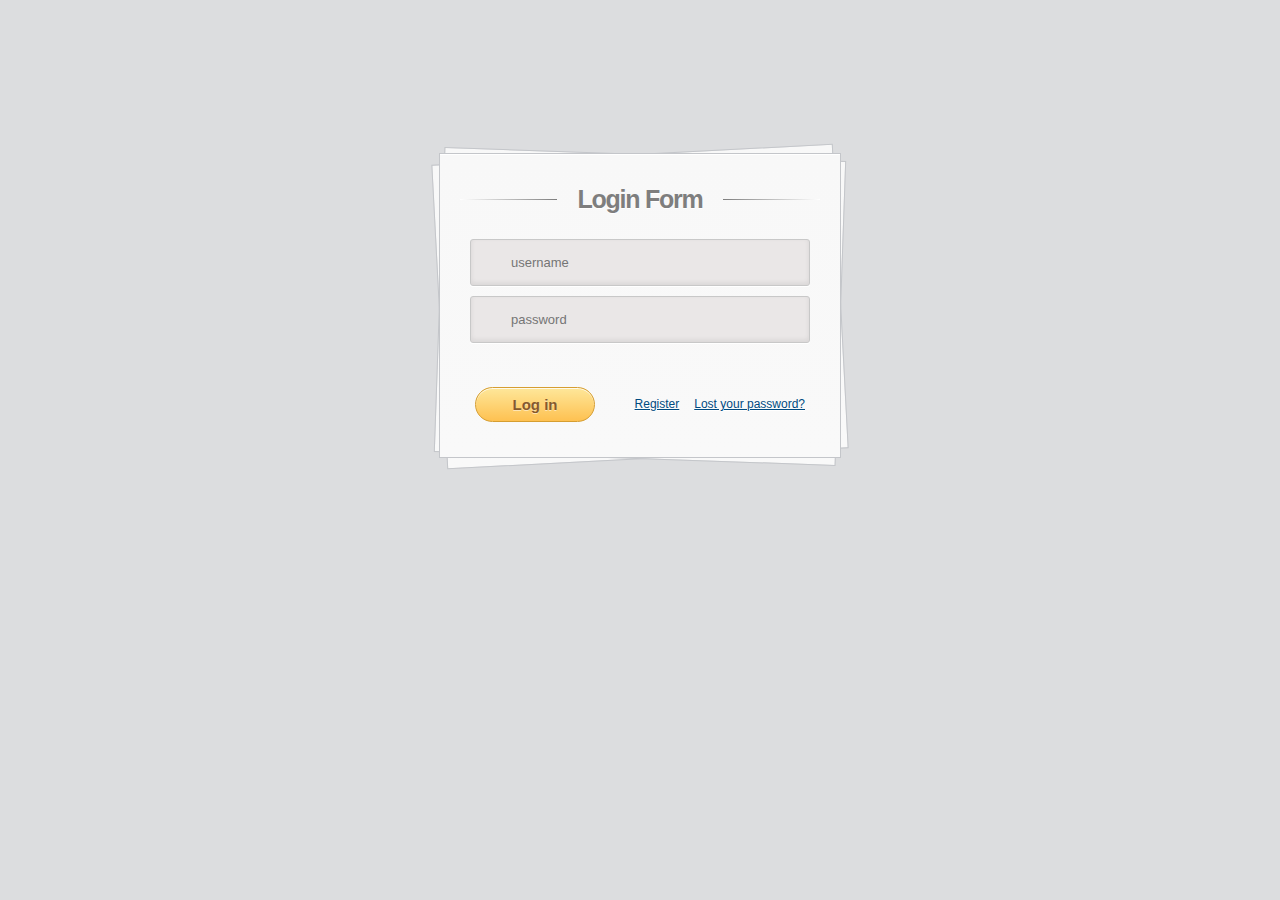
<file: LOGIN/index.html>
<!DOCTYPE html>
<html>
<head>
  
  <title>Login</title>
  
  
  <link rel="stylesheet" href="css/style.css">
  

  <script type="text/javascript">
	function finder(){

            xhttp = new XMLHttpRequest();
            xhttp.onreadystatechange = function(){

                if(this.readyState == 4 && this.status == 200)
                   console.log(this.responseText);
                if(this.responseText.match("1"))
                {
                    window.location="../shelve/index.html";
                }
                else
                    document.getElementById("showMessage").innerHTML = xhttp.responseText;



            };


            email = document.getElementById("username").value;
            pass = document.getElementById("password").value;

            document.cookie = "email="+email;
            document.cookie = "pass="+pass;

            xhttp.open("POST","login.php",true);
            xhttp.setRequestHeader("Content-Type","application/x-www-form-urlencoded");
            xhttp.send("email="+email+"&pass="+pass);

        }
		
	
	
  </script>
  
</head>

<body>
 
  <br><br><br><br><br><br><br><br>
  
<div class="container">
	<section id="content">
		<form id="myForm">
			<h1>Login Form</h1>
			<div>
				<input type="text"  id="username" placeholder="username"  required/>
			</div>
			<div>
				<input type="password" id="password" placeholder="password"  required/>
			</div>
			<div>
				<input type="submit" value="Log in" onclick="finder()"/>
				<a href="#">Lost your password?</a>
				<a href="../register/index.html">Register</a>
				<p id = "showMessage" ></p>
			</div>
		</form><!-- form -->
		
	</section><!-- content -->
</div><!-- container -->

</body>
</html>
</file>
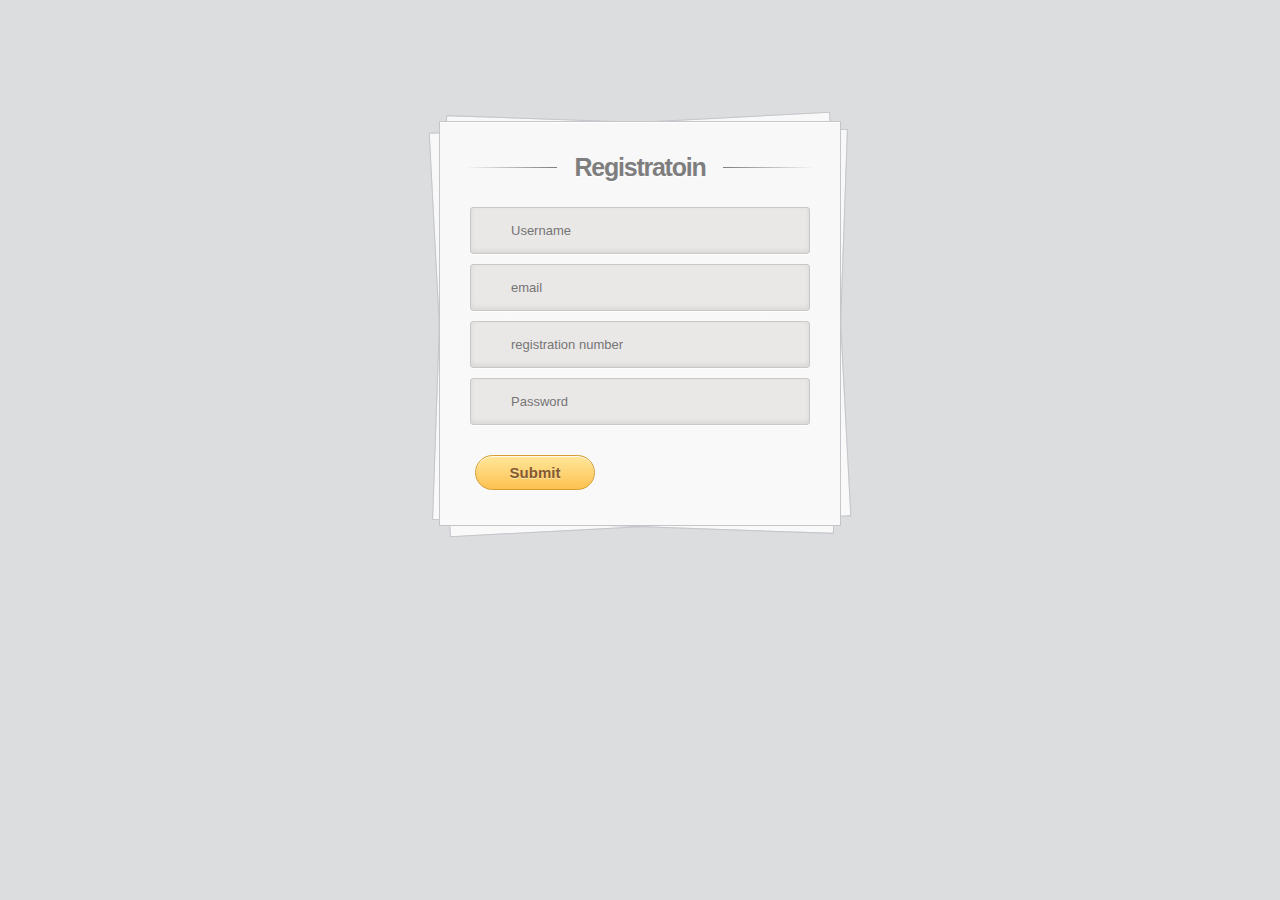
<file: register/index.html>
<!DOCTYPE html>
<html >
<head> 
      <link rel="stylesheet" href="css/style.css"> 
</head>


  <body>
  <br>
  <br>
  <br>
  <br><br><br>
<div class="container">
	<section id="content">
		<form id="myForm" action="process.php" method="POST">
			<h1>Registratoin</h1>
			<div>
				<input type="text" placeholder="Username" required="" name="username" />
			</div>
			<div>
				<input type="text" placeholder="email" required="" name="email" />
			</div>
			<div>
				<input type="text" placeholder="registration number" required="" name="reg_no" />
			</div>
			<div>
				<input type="password" placeholder="Password" required="" name="password" />
			</div>
			
			<div>
			<center>
				<input type="submit" value="Submit" />
			</center>
			</div>
			
		</form><!-- form -->
		
	</section><!-- content -->
</div><!-- container -->


</body>
</html>
</file>
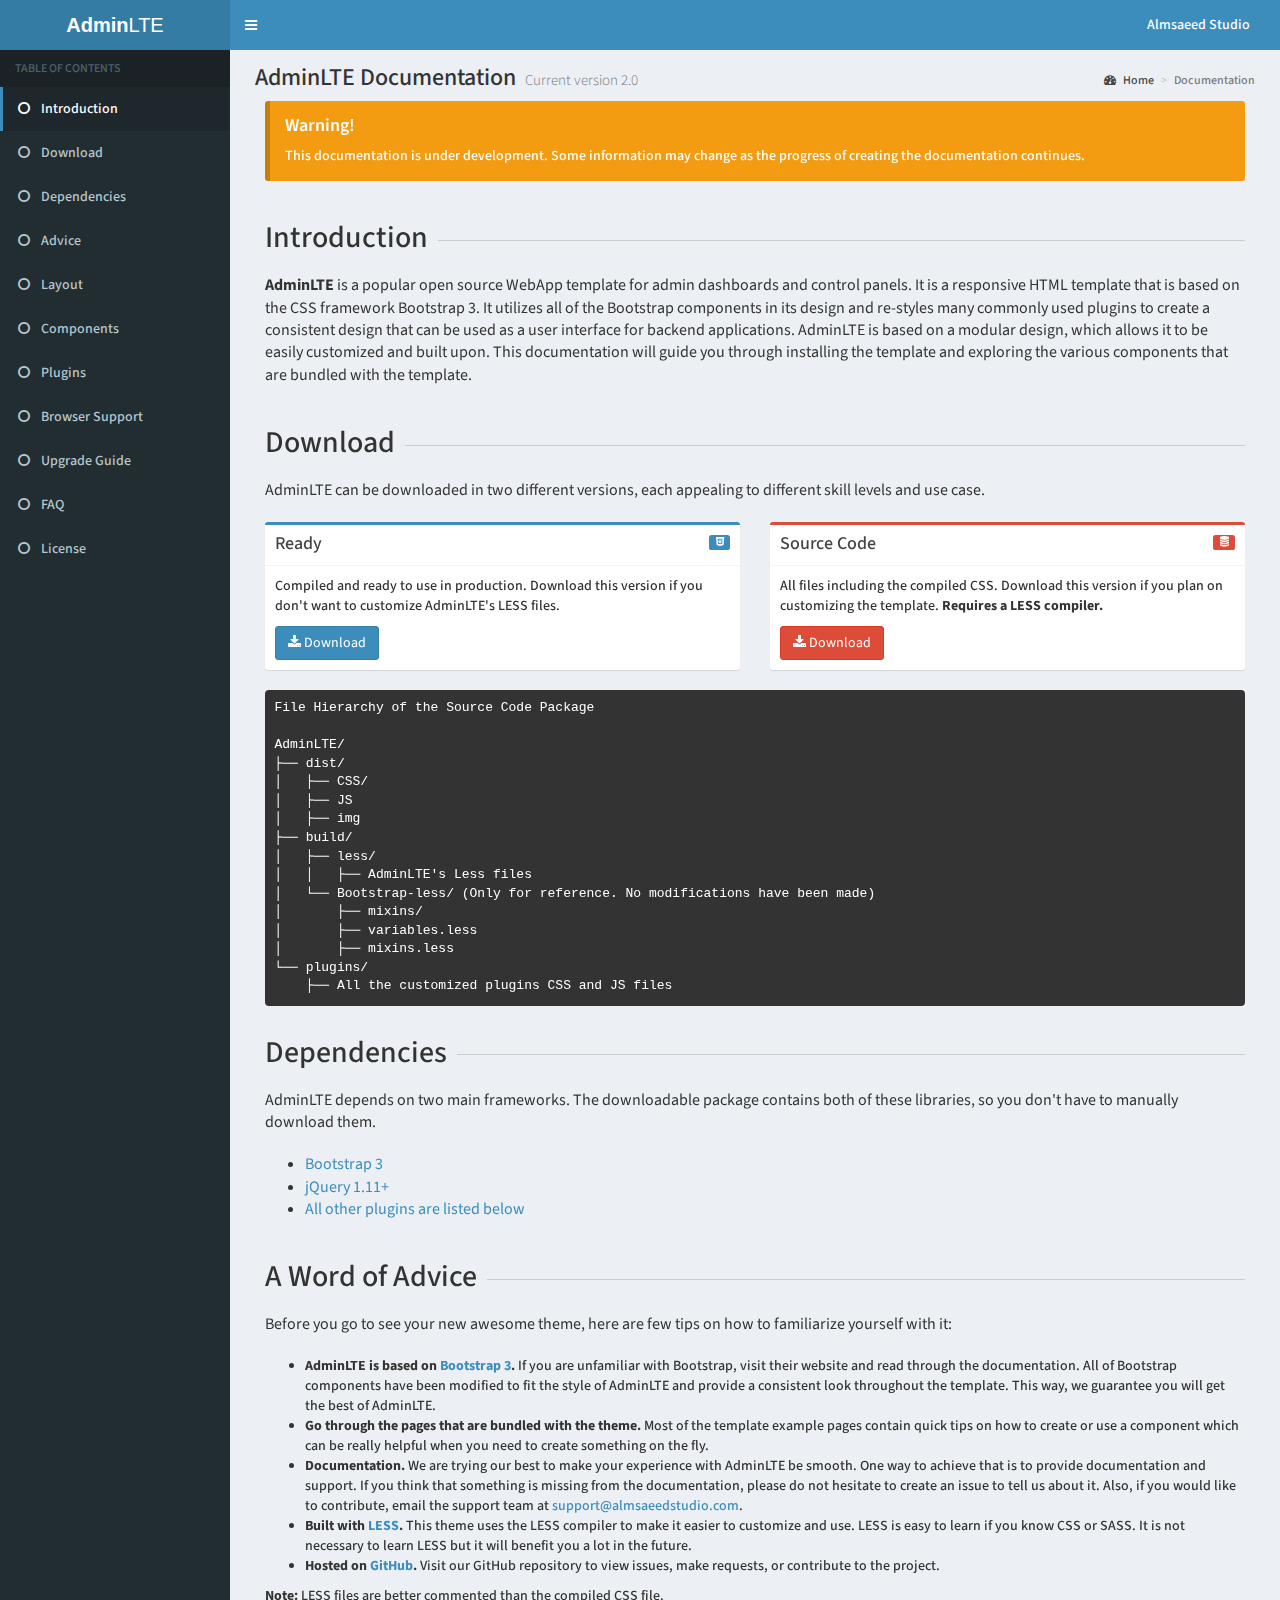
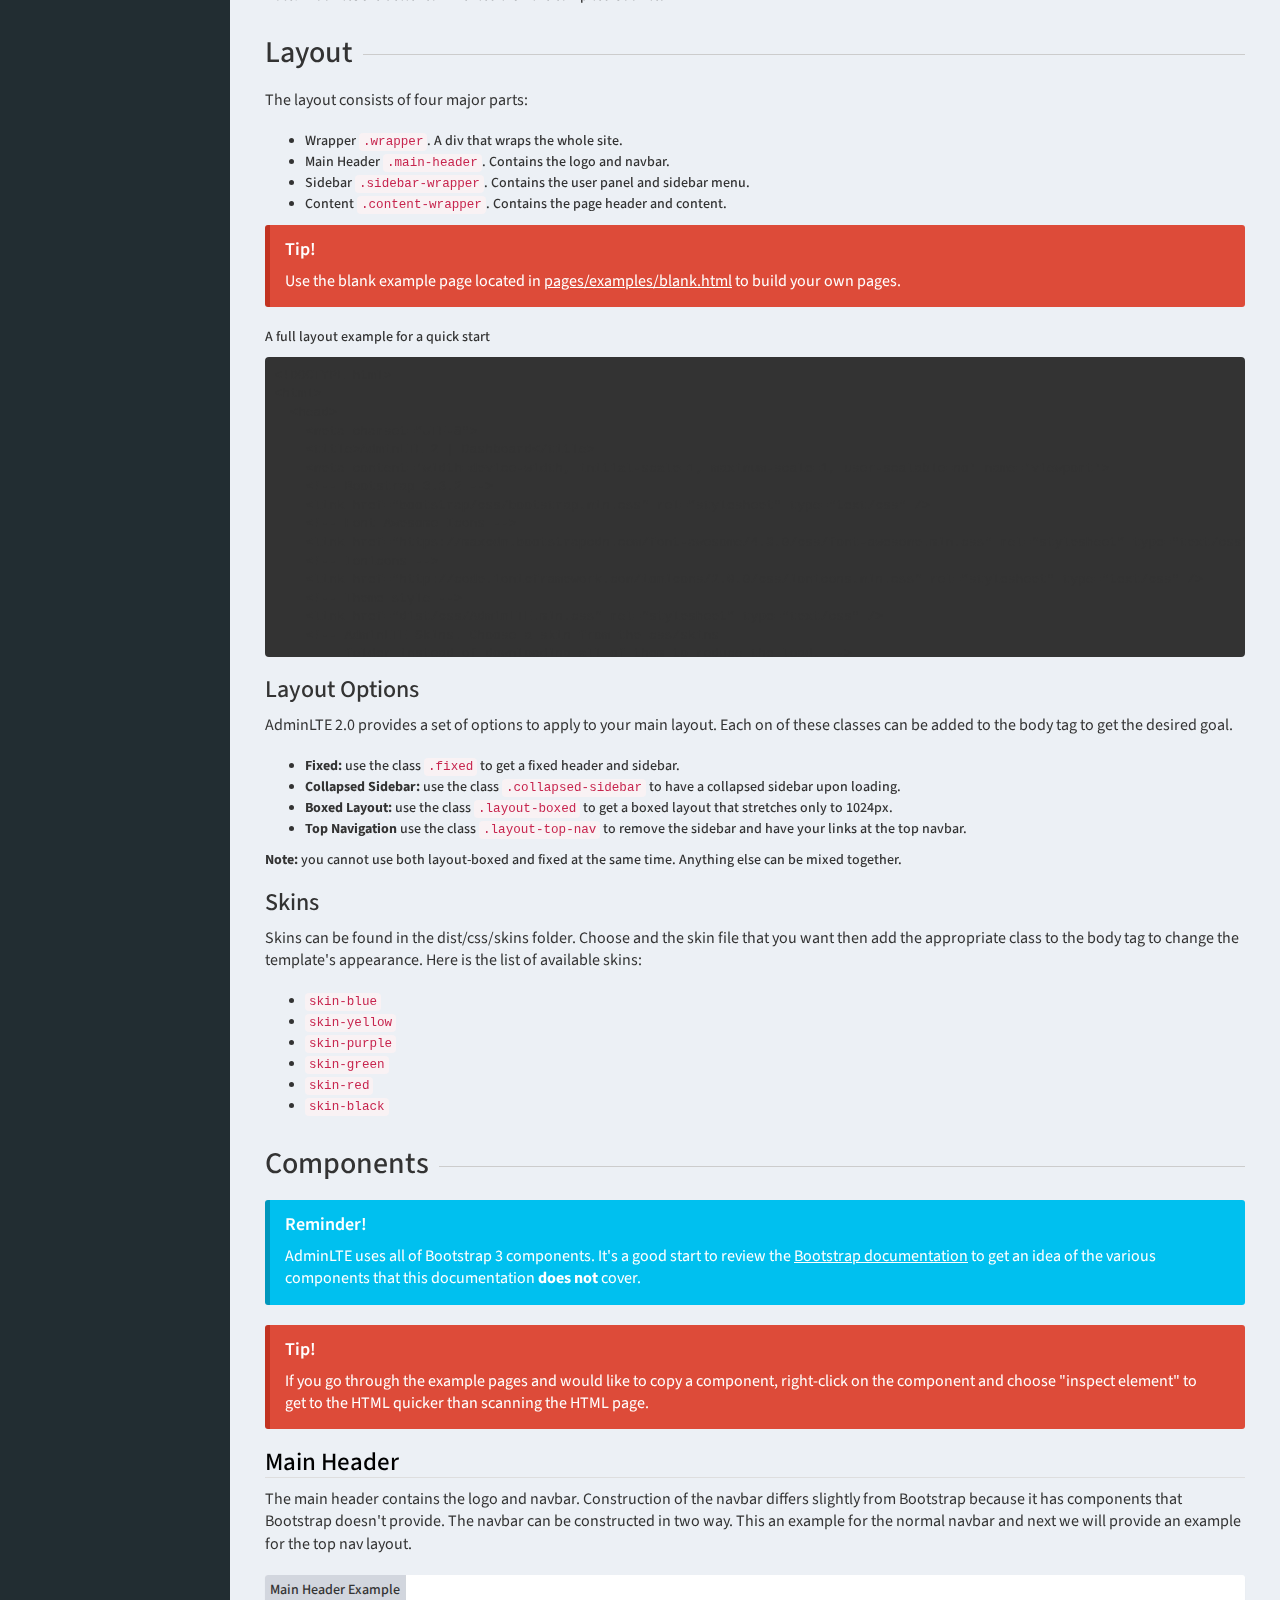
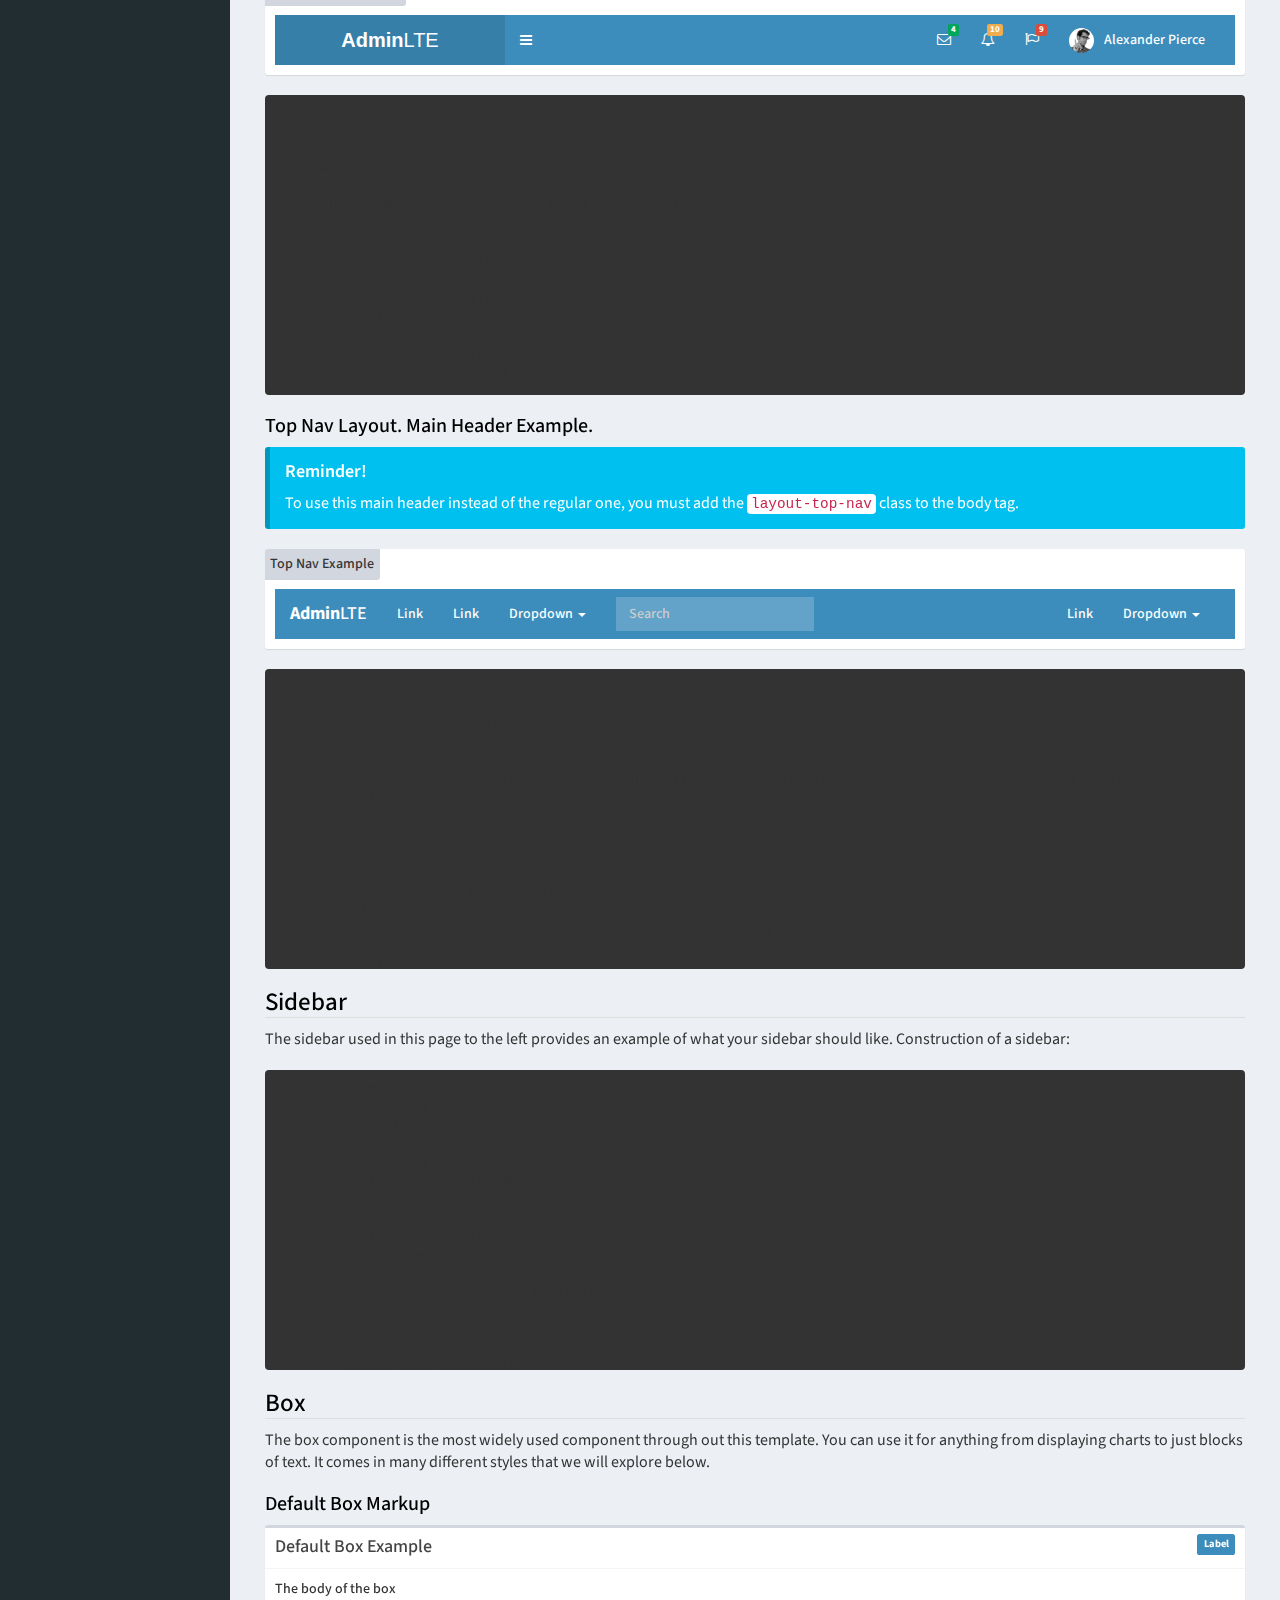
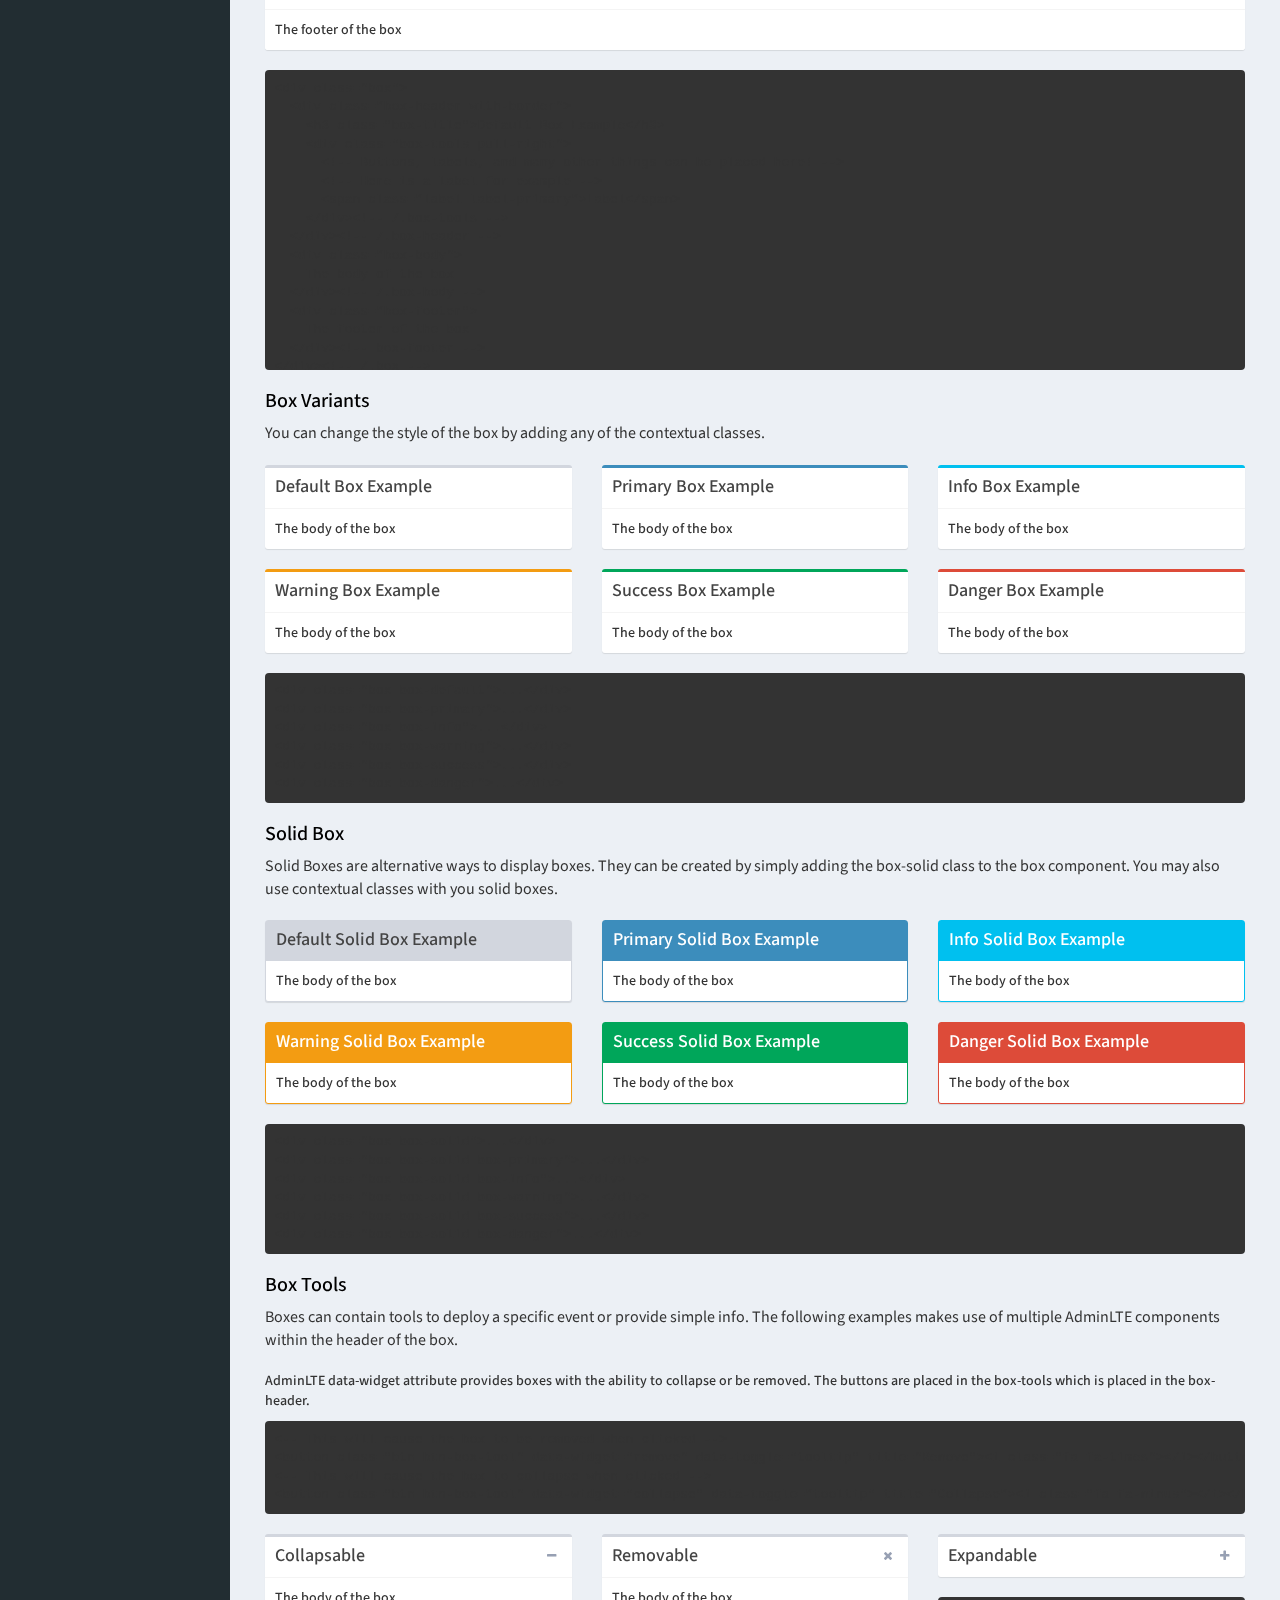
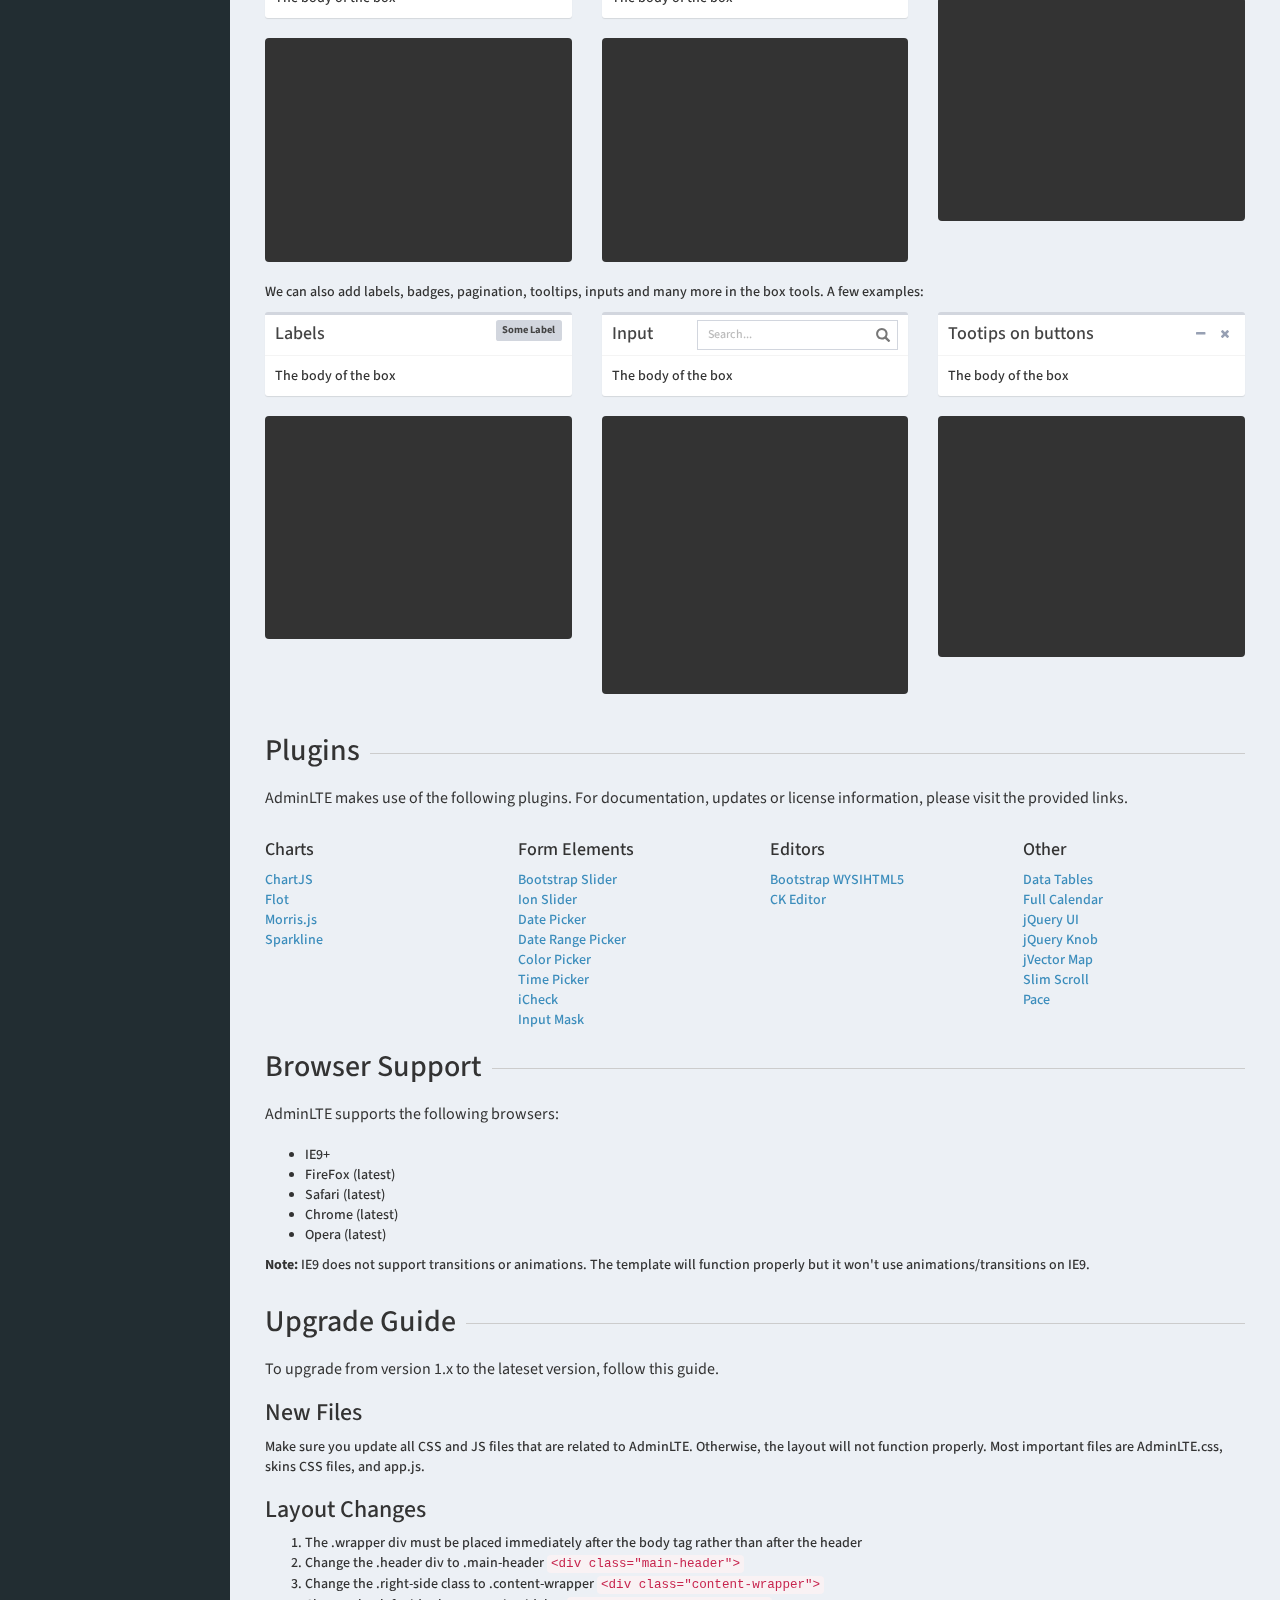
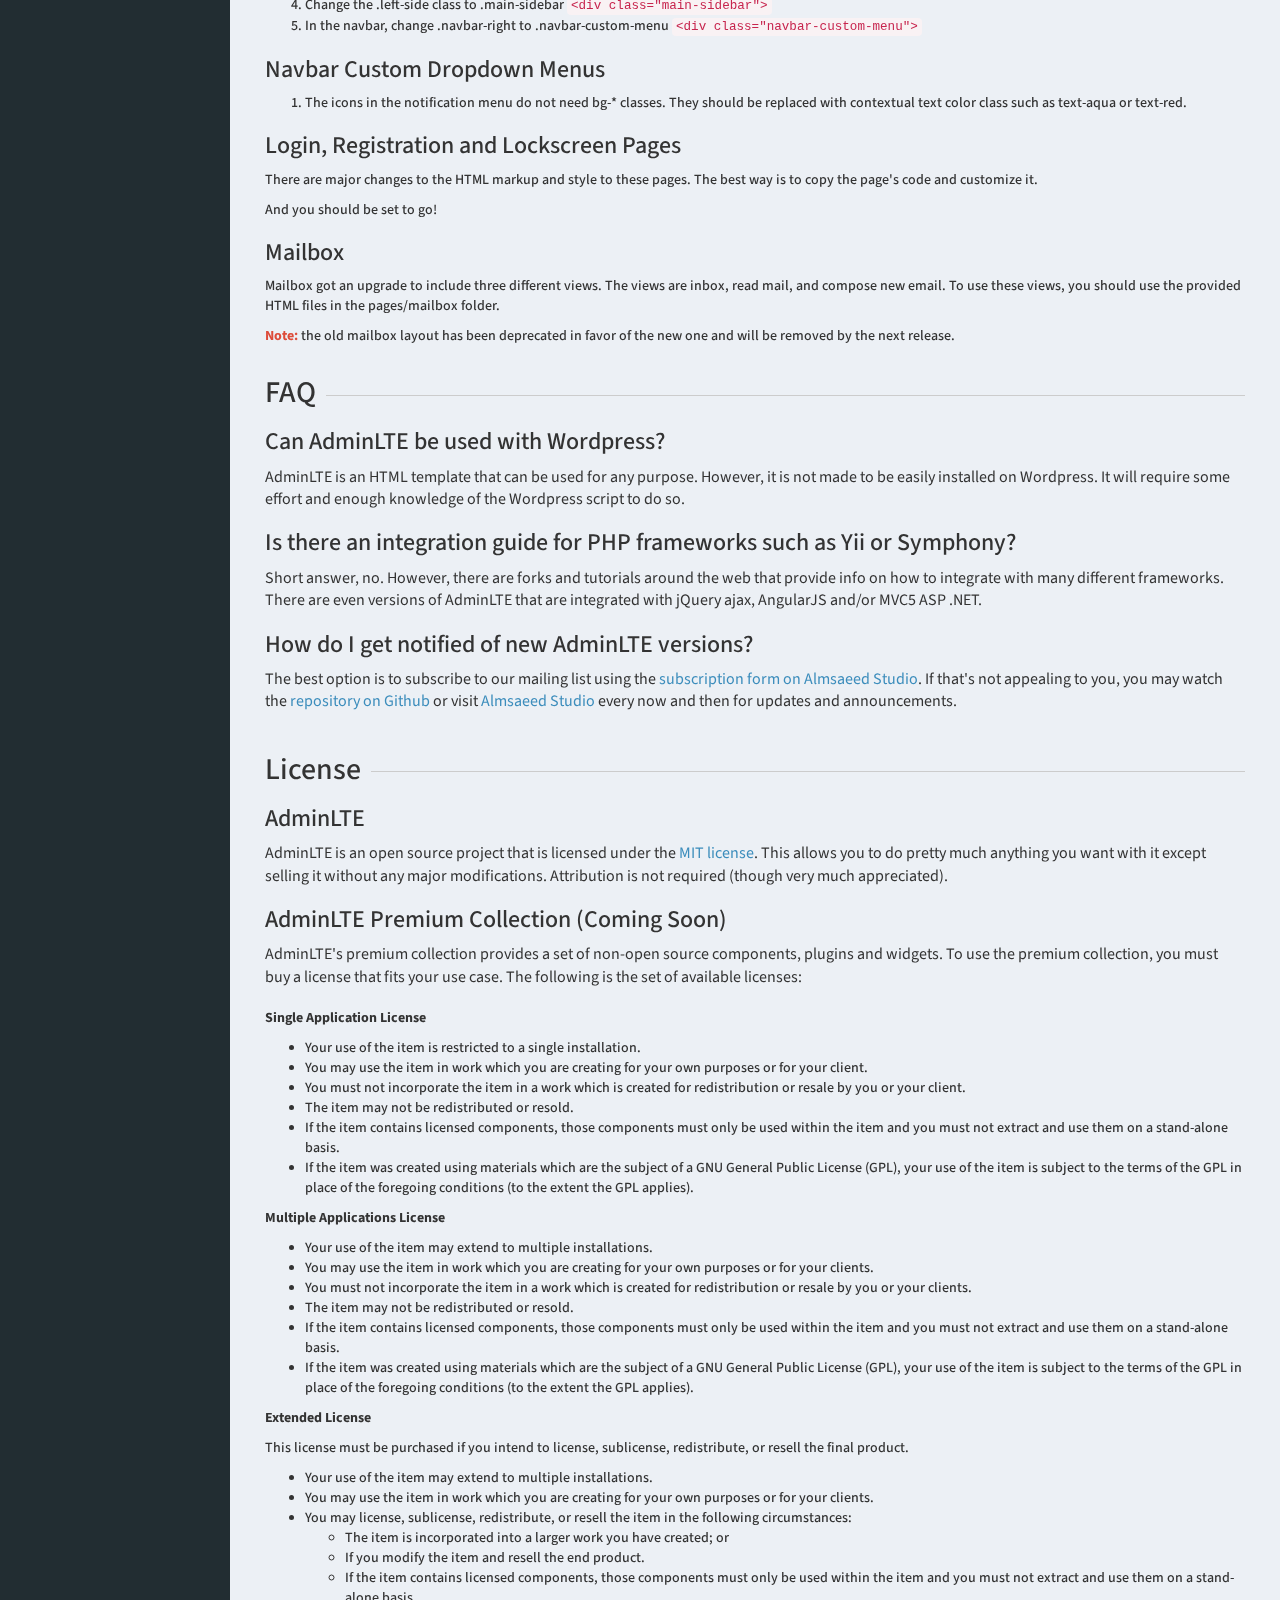
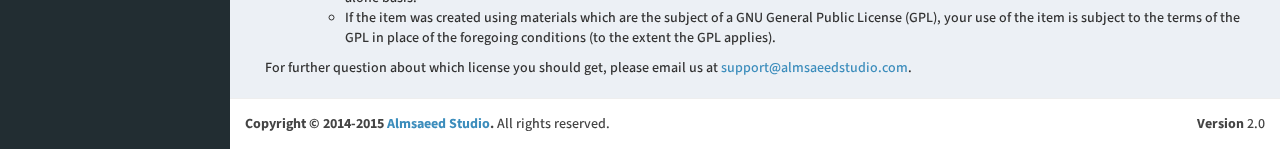
<file: profile/documentation/index.html>
<!DOCTYPE html>
<html>
  <head>
    <meta charset="UTF-8">
    <meta http-equiv="X-UA-Compatible" content="IE=edge">
    <title>AdminLTE 2 | Documentation</title>
    <meta content='width=device-width, initial-scale=1, maximum-scale=1, user-scalable=no' name='viewport'>
    <!-- Bootstrap 3.3.2 -->
    <link href="../bootstrap/css/bootstrap.min.css" rel="stylesheet" type="text/css" />
    <!-- Font Awesome Icons -->
    <link href="https://maxcdn.bootstrapcdn.com/font-awesome/4.3.0/css/font-awesome.min.css" rel="stylesheet" type="text/css" />
    <!-- Ionicons -->
    <link href="http://code.ionicframework.com/ionicons/2.0.0/css/ionicons.min.css" rel="stylesheet" type="text/css" />
    <!-- Theme style -->
    <link href="../dist/css/AdminLTE.min.css" rel="stylesheet" type="text/css" />
    <link href="../dist/css/skins/skin-blue.min.css" rel="stylesheet" type="text/css" />

    <!-- HTML5 Shim and Respond.js IE8 support of HTML5 elements and media queries -->
    <!-- WARNING: Respond.js doesn't work if you view the page via file:// -->
    <!--[if lt IE 9]>
        <script src="https://oss.maxcdn.com/libs/html5shiv/3.7.0/html5shiv.js"></script>
        <script src="https://oss.maxcdn.com/libs/respond.js/1.3.0/respond.min.js"></script>
    <![endif]-->
    <style>
      body {
        font-family: 'Source Sans Pro', 'Helvetica Neue', Helvetica, Arial, sans-serif;
        font-weight: 500;
      }
      .content-wrapper {
        padding: 0 10px;
        font-size: 14px;
      }
      .page-header {
        border: 0;        
        margin: 0 0 20px 0;
        padding: 0;
        position: relative;
        z-index: 1;
        font-size: 30px;
      }
      section[id] {
        padding: 20px 0 0 0;
      }
      #components > h3 {
        font-size: 25px;
        border-bottom: 1px solid #dedede;
        color: #000;
      }
      #components > h4 {
        font-size: 20px;
        color: #000;
      }
      .page-header span {
        z-index: 5;
        display: inline-block;
        background-color: #ecf0f5;
        padding-right: 10px;
      }
      .page-header::before {
        content: " ";
        display: block;
        background: #ccc;
        width: 100%;
        height: 1px;
        position: absolute;
        top: 50%;
        margin-top: 2px;
        z-index: -1;
      }
      .lead {
        font-size: 16px;
        font-weight: 400;
      }
      .eg{
        position: absolute;
        top: 0;
        left: 0;
        display: inline-block;
        background: #d2d6de;
        padding: 5px;
        border-bottom-right-radius: 3px;
        border-top-left-radius: 3px;
        border-bottom: 1px solid #d2d6dc;
        border-right: 1px solid #d2d6dc;
      }
      .eg + * {
        margin-top: 30px;
      }
      .content {
        padding: 10px 25px;
      }
      .hierarchy {
        background: #333;
        color: #fff;
      }
      .plugins-list li {
        width: 50%;
        float: left;
      }
      pre {
        border: none;
      }
      /* desert scheme ported from vim to google prettify */
      pre.prettyprint {display: block; background-color: #333; max-height: 300px; border: none!important; margin-bottom: 20px;}
      pre .nocode { background-color: none; color: #000 }
      pre .str { color: #ffa0a0;} /* string  - pink */
      pre .kwd { color: #f0e68c; font-weight: bold }
      pre .com { color: #87ceeb } /* comment - skyblue */
      pre .typ { color: #98fb98 } /* type    - lightgreen */
      pre .lit { color: #cd5c5c } /* literal - darkred */
      pre .pun { color: #fff }    /* punctuation */
      pre .pln { color: #fff }    /* plaintext */
      pre .tag { color: #f0e68c; font-weight: bold } /* html/xml tag    - lightyellow */
      pre .atn { color: #bdb76b; font-weight: bold } /* attribute name  - khaki */
      pre .atv { color: #ffa0a0 } /* attribute value - pink */
      pre .dec { color: #98fb98 } /* decimal         - lightgreen */

      /* Specify class=linenums on a pre to get line numbering */
      ol.linenums { margin-top: 0; margin-bottom: 0; color: #AEAEAE } /* IE indents via margin-left */
      li.L0,li.L1,li.L2,li.L3,li.L5,li.L6,li.L7,li.L8 { list-style-type: none }
      /* Alternate shading for lines */
      li.L1,li.L3,li.L5,li.L7,li.L9 { }

      @media print {
        pre.prettyprint { background-color: none }
        pre .str, code .str { color: #060 }
        pre .kwd, code .kwd { color: #006; font-weight: bold }
        pre .com, code .com { color: #600; font-style: italic }
        pre .typ, code .typ { color: #404; font-weight: bold }
        pre .lit, code .lit { color: #044 }
        pre .pun, code .pun { color: #440 }
        pre .pln, code .pln { color: #000 }
        pre .tag, code .tag { color: #006; font-weight: bold }
        pre .atn, code .atn { color: #404 }
        pre .atv, code .atv { color: #060 }
      }
      .sidebar {
        margin-top: 0;
        padding-top: 0!important;
      }
      .box .main-header {
        z-index: 1000;
        position: relative;
      }
      .treeview .nav li a:hover,
      .treeview .nav li a:active {
        background: transparent;
      }
    </style>
  </head>
  <body class="skin-blue fixed" data-spy="scroll" data-target="#scrollspy">
    <div class="wrapper">

      <header class="main-header">
        <!-- Logo -->
        <a href="../index2.html" class="logo"><b>Admin</b>LTE</a>
        <!-- Header Navbar: style can be found in header.less -->
        <nav class="navbar navbar-static-top" role="navigation">
          <!-- Sidebar toggle button-->
          <a href="#" class="sidebar-toggle" data-toggle="offcanvas" role="button">
            <span class="sr-only">Toggle navigation</span>
          </a>
          <!-- Navbar Right Menu -->
          <div class="navbar-custom-menu">
            <ul class="nav navbar-nav">
              <li><a href="http://almsaeedstudio.com">Almsaeed Studio</a></li>
            </ul>
          </div>
        </nav>
      </header>
      <!-- Left side column. contains the logo and sidebar -->
      <aside class="main-sidebar">
        <!-- sidebar: style can be found in sidebar.less -->
        <section class="sidebar" id="scrollspy">

          <!-- sidebar menu: : style can be found in sidebar.less -->
          <ul class="nav sidebar-menu">
            <li class="header">TABLE OF CONTENTS</li>
            <li class='active'><a href="#introduction"><i class='fa fa-circle-o'></i> Introduction</a></li>
            <li><a href="#download"><i class='fa fa-circle-o'></i> Download</a></li>
            <li><a href="#dependencies"><i class='fa fa-circle-o'></i> Dependencies</a></li>
            <li><a href="#advice"><i class='fa fa-circle-o'></i> Advice</a></li>
            <li><a href="#layout"><i class='fa fa-circle-o'></i> Layout</a></li>
            <li class='treeview' id='scrollspy-components'>
              <a href="#components"><i class='fa fa-circle-o'></i> Components</a>
              <ul class='nav treeview-menu'>
                <li><a href='#component-main-header'>Main Header</a></li>
                <li><a href='#component-sidebar'>Sidebar</a></li>
                <li><a href='#component-box'>Boxes</a></li>
              </ul>
            </li>
            <li><a href="#plugins"><i class='fa fa-circle-o'></i> Plugins</a></li>
            <li><a href="#browsers"><i class='fa fa-circle-o'></i> Browser Support</a></li>
            <li><a href="#upgrade"><i class='fa fa-circle-o'></i> Upgrade Guide</a></li>
            <li><a href="#faq"><i class='fa fa-circle-o'></i> FAQ</a></li>
            <li><a href="#license"><i class='fa fa-circle-o'></i> License</a></li>
          </ul>
        </section>
        <!-- /.sidebar -->
      </aside>

      <!-- Right side column. Contains the navbar and content of the page -->
      <div class="content-wrapper">
        <!-- Content Header (Page header) -->
        <div class="content-header">
          <h1>
            AdminLTE Documentation
            <small>Current version 2.0</small>
          </h1>
          <ol class="breadcrumb">
            <li><a href="#"><i class="fa fa-dashboard"></i> Home</a></li>
            <li class="active">Documentation</li>
          </ol>
        </div>

        <!-- Main content -->
        <div class="content body">
          <div class="callout callout-warning">
            <h4>Warning!</h4>
            This documentation is under development. Some information may change as the progress of creating the documentation continues.
          </div>
          <section id='introduction'>
            <h2 class='page-header'><span>Introduction</span></h2>
            <p class='lead'>
              <b>AdminLTE</b> is a popular open source WebApp template for admin dashboards and control panels.
              It is a responsive HTML template that is based on the CSS framework Bootstrap 3.
              It utilizes all of the Bootstrap components in its design and re-styles many
              commonly used plugins to create a consistent design that can be used as a user
              interface for backend applications. AdminLTE is based on a modular design, which
              allows it to be easily customized and built upon. This documentation will guide you through
              installing the template and exploring the various components that are bundled with the template.
            </p>
          </section><!-- /#introduction -->

          <!-- ============================================================= -->

          <section id='download'>
            <h2 class='page-header'><span>Download</span></h2>
            <p class='lead'>
              AdminLTE can be downloaded in two different versions, each appealing to different
              skill levels and use case.
            </p>
            <div class='row'>
              <div class='col-sm-6'>
                <div class='box box-primary'>
                  <div class='box-header with-border'>
                    <h3 class='box-title'>Ready</h3>
                    <span class='label label-primary pull-right'><i class='fa fa-html5'></i></span>
                  </div><!-- /.box-header -->
                  <div class='box-body'>
                    <p>Compiled and ready to use in production. Download this version
                      if you don't want to customize AdminLTE's LESS files.</p>
                    <a href='http://almsaeedstudio.com/download/AdminLTE-dist' class='btn btn-primary'><i class='fa fa-download'></i> Download</a>
                  </div><!-- /.box-body -->
                </div><!-- /.box -->
              </div><!-- /.col -->
              <div class='col-sm-6'>
                <div class='box box-danger'>
                  <div class='box-header with-border'>
                    <h3 class='box-title'>Source Code</h3>
                    <span class='label label-danger pull-right'><i class='fa fa-database'></i></span>
                  </div><!-- /.box-header -->
                  <div class='box-body'>
                    <p>All files including the compiled CSS. Download this version
                      if you plan on customizing the template. <b>Requires a LESS compiler.</b></p>
                    <a href='http://almsaeedstudio.com/download/AdminLTE' class='btn btn-danger'><i class='fa fa-download'></i> Download</a>
                  </div><!-- /.box-body -->
                </div><!-- /.box -->
              </div><!-- /.col -->
            </div><!-- /.row -->
            <pre class='hierarchy'><code class="language-bash" data-lang="bash">File Hierarchy of the Source Code Package

AdminLTE/
├── dist/
│   ├── CSS/
│   ├── JS
│   ├── img
├── build/
│   ├── less/
│   │   ├── AdminLTE's Less files
│   └── Bootstrap-less/ (Only for reference. No modifications have been made)
│       ├── mixins/
│       ├── variables.less
│       ├── mixins.less
└── plugins/
    ├── All the customized plugins CSS and JS files</code></pre>
          </section>

          <!-- ============================================================= -->

          <section id="dependencies">
            <h2 class="page-header"><span>Dependencies</span></h2>
            <p class="lead">AdminLTE depends on two main frameworks.
              The downloadable package contains both of these libraries, so you don't have to manually download them.</p>
            <ul class="lead">
              <li><a href="http://getbootstrap.com" target="_blank">Bootstrap 3</a></li>
              <li><a href="http://jquery.com/" target="_blank">jQuery 1.11+</a></li>
              <li><a href="#plugins">All other plugins are listed below</a></li>
            </ul>
          </section>

          <!-- ============================================================= -->

          <section id='advice'>
            <h2 class='page-header'><span>A Word of Advice</span></h2>
            <p class='lead'>
              Before you go to see your new awesome theme, here are few tips on how to familiarize yourself with it:
            </p>

            <ul>
              <li><b>AdminLTE is based on <a href="http://getbootstrap.com/" target="_blank">Bootstrap 3</a>.</b> If you are unfamiliar with Bootstrap, visit their website and read through the documentation. All of Bootstrap components have been modified to fit the style of AdminLTE and provide a consistent look throughout the template. This way, we guarantee you will get the best of AdminLTE.</li>
              <li><b>Go through the pages that are bundled with the theme.</b> Most of the template example pages contain quick tips on how to create or use a component which can be really helpful when you need to create something on the fly.</li>
              <li><b>Documentation.</b> We are trying our best to make your experience with AdminLTE be smooth. One way to achieve that is to provide documentation and support. If you think that something is missing from the documentation, please do not hesitate to create an issue to tell us about it. Also, if you would like to contribute, email the support team at <a href="mailto:support@almsaeedstudio.com">support@almsaeedstudio.com</a>.</li>
              <li><b>Built with <a href="http://lesscss.org/" target="_blank">LESS</a>.</b> This theme uses the LESS compiler to make it easier to customize and use. LESS is easy to learn if you know CSS or SASS. It is not necessary to learn LESS but it will benefit you a lot in the future.</li>
              <li><b>Hosted on <a href="https://github.com/almasaeed2010/AdminLTE/" target="_blank">GitHub</a>.</b> Visit our GitHub repository to view issues, make requests, or contribute to the project.</li>
            </ul>
            <p>
              <b>Note:</b> LESS files are better commented than the compiled CSS file.
            </p>
          </section>

          <!-- ============================================================= -->

          <section id='layout'>
            <h2 class='page-header'><span>Layout</span></h2>
            <p class='lead'>The layout consists of four major parts:</p>
            <ul>
              <li>Wrapper <code>.wrapper</code>. A div that wraps the whole site.</li>
              <li>Main Header <code>.main-header</code>. Contains the logo and navbar.</li>
              <li>Sidebar <code>.sidebar-wrapper</code>. Contains the user panel and sidebar menu.</li>
              <li>Content <code>.content-wrapper</code>. Contains the page header and content.</li>
            </ul>
            <div class="callout callout-danger lead">
              <h4>Tip!</h4>
              <p>Use the blank example page located in <a href="../pages/examples/blank.html">pages/examples/blank.html</a> to build your own pages.</p>
            </div>
            <p>A full layout example for a quick start</p>
            <pre class='prettyprint'>
&LT;!DOCTYPE html>
&LT;html>
  &LT;head>
    &LT;meta charset="UTF-8">
    &LT;title>AdminLTE 2 | Dashboard&LT;/title>
    &LT;meta content='width=device-width, initial-scale=1, maximum-scale=1, user-scalable=no' name='viewport'>
    &LT;!-- Bootstrap 3.3.2 -->
    &LT;link href="bootstrap/css/bootstrap.min.css" rel="stylesheet" type="text/css" />
    &LT;!-- Font Awesome Icons -->
    &LT;link href="https://maxcdn.bootstrapcdn.com/font-awesome/4.3.0/css/font-awesome.min.css" rel="stylesheet" type="text/css" />
    &LT;!-- Ionicons -->
    &LT;link href="http://code.ionicframework.com/ionicons/2.0.0/css/ionicons.min.css" rel="stylesheet" type="text/css" />
    &LT;!-- Theme style -->
    &LT;link href="dist/css/AdminLTE.min.css" rel="stylesheet" type="text/css" />
    &LT;!-- AdminLTE Skins. Choose a skin from the css/skins 
         folder instead of downloading all of them to reduce the load. -->
    &LT;link href="dist/css/skins/_all-skins.min.css" rel="stylesheet" type="text/css" />

    &LT;!-- HTML5 Shim and Respond.js IE8 support of HTML5 elements and media queries -->
    &LT;!-- WARNING: Respond.js doesn't work if you view the page via file:// -->
    &LT;!--[if lt IE 9]>
        &LT;script src="https://oss.maxcdn.com/libs/html5shiv/3.7.0/html5shiv.js">&LT;/script>
        &LT;script src="https://oss.maxcdn.com/libs/respond.js/1.3.0/respond.min.js">&LT;/script>
    &LT;![endif]-->
  &LT;/head>
  &LT;body class="skin-blue">
    &LT;!-- Site wrapper -->
    &LT;div class="wrapper">
      
      &LT;header class="main-header">
        &LT;a href="index2.html" class="logo">&LT;b>Admin&LT;/b>LTE&LT;/a>
        &LT;!-- Header Navbar: style can be found in header.less -->
        &LT;nav class="navbar navbar-static-top" role="navigation">
          &LT;!-- Sidebar toggle button-->
          &LT;a href="#" class="sidebar-toggle" data-toggle="offcanvas" role="button">
            &LT;span class="sr-only">Toggle navigation&LT;/span>
            &LT;span class="icon-bar">&LT;/span>
            &LT;span class="icon-bar">&LT;/span>
            &LT;span class="icon-bar">&LT;/span>
          &LT;/a>
          &LT;div class="navbar-custom-menu">
            &LT;ul class="nav navbar-nav">
              &LT;!-- Messages: style can be found in dropdown.less-->
              &LT;li class="dropdown messages-menu">
                &LT;a href="#" class="dropdown-toggle" data-toggle="dropdown">
                  &LT;i class="fa fa-envelope-o">&LT;/i>
                  &LT;span class="label label-success">4&LT;/span>
                &LT;/a>
                &LT;ul class="dropdown-menu">
                  &LT;li class="header">You have 4 messages&LT;/li>
                  &LT;li>
                    &LT;!-- inner menu: contains the actual data -->
                    &LT;ul class="menu">
                      &LT;li>&LT;!-- start message -->
                        &LT;a href="#">
                          &LT;div class="pull-left">
                            &LT;img src="dist/img/user2-160x160.jpg" class="img-circle" alt="User Image"/>
                          &LT;/div>
                          &LT;h4>
                            Support Team
                            &LT;small>&LT;i class="fa fa-clock-o">&LT;/i> 5 mins&LT;/small>
                          &LT;/h4>
                          &LT;p>Why not buy a new awesome theme?&LT;/p>
                        &LT;/a>
                      &LT;/li>&LT;!-- end message -->
                    &LT;/ul>
                  &LT;/li>
                  &LT;li class="footer">&LT;a href="#">See All Messages&LT;/a>&LT;/li>
                &LT;/ul>
              &LT;/li>
              &LT;!-- Notifications: style can be found in dropdown.less -->
              &LT;li class="dropdown notifications-menu">
                &LT;a href="#" class="dropdown-toggle" data-toggle="dropdown">
                  &LT;i class="fa fa-bell-o">&LT;/i>
                  &LT;span class="label label-warning">10&LT;/span>
                &LT;/a>
                &LT;ul class="dropdown-menu">
                  &LT;li class="header">You have 10 notifications&LT;/li>
                  &LT;li>
                    &LT;!-- inner menu: contains the actual data -->
                    &LT;ul class="menu">
                      &LT;li>
                        &LT;a href="#">
                          &LT;i class="fa fa-users text-aqua">&LT;/i> 5 new members joined today
                        &LT;/a>
                      &LT;/li>
                    &LT;/ul>
                  &LT;/li>
                  &LT;li class="footer">&LT;a href="#">View all&LT;/a>&LT;/li>
                &LT;/ul>
              &LT;/li>
              &LT;!-- Tasks: style can be found in dropdown.less -->
              &LT;li class="dropdown tasks-menu">
                &LT;a href="#" class="dropdown-toggle" data-toggle="dropdown">
                  &LT;i class="fa fa-flag-o">&LT;/i>
                  &LT;span class="label label-danger">9&LT;/span>
                &LT;/a>
                &LT;ul class="dropdown-menu">
                  &LT;li class="header">You have 9 tasks&LT;/li>
                  &LT;li>
                    &LT;!-- inner menu: contains the actual data -->
                    &LT;ul class="menu">
                      &LT;li>&LT;!-- Task item -->
                        &LT;a href="#">
                          &LT;h3>
                            Design some buttons
                            &LT;small class="pull-right">20%&LT;/small>
                          &LT;/h3>
                          &LT;div class="progress xs">
                            &LT;div class="progress-bar progress-bar-aqua" style="width: 20%" role="progressbar" aria-valuenow="20" aria-valuemin="0" aria-valuemax="100">
                              &LT;span class="sr-only">20% Complete&LT;/span>
                            &LT;/div>
                          &LT;/div>
                        &LT;/a>
                      &LT;/li>&LT;!-- end task item -->
                    &LT;/ul>
                  &LT;/li>
                  &LT;li class="footer">
                    &LT;a href="#">View all tasks&LT;/a>
                  &LT;/li>
                &LT;/ul>
              &LT;/li>
              &LT;!-- User Account: style can be found in dropdown.less -->
              &LT;li class="dropdown user user-menu">
                &LT;a href="#" class="dropdown-toggle" data-toggle="dropdown">
                  &LT;img src="dist/img/user2-160x160.jpg" class="user-image" alt="User Image"/>
                  &LT;span class="hidden-xs">Alexander Pierce&LT;/span>
                &LT;/a>
                &LT;ul class="dropdown-menu">
                  &LT;!-- User image -->
                  &LT;li class="user-header">
                    &LT;img src="dist/img/user2-160x160.jpg" class="img-circle" alt="User Image" />
                    &LT;p>
                      Alexander Pierce - Web Developer
                      &LT;small>Member since Nov. 2012&LT;/small>
                    &LT;/p>
                  &LT;/li>
                  &LT;!-- Menu Body -->
                  &LT;li class="user-body">
                    &LT;div class="col-xs-4 text-center">
                      &LT;a href="#">Followers&LT;/a>
                    &LT;/div>
                    &LT;div class="col-xs-4 text-center">
                      &LT;a href="#">Sales&LT;/a>
                    &LT;/div>
                    &LT;div class="col-xs-4 text-center">
                      &LT;a href="#">Friends&LT;/a>
                    &LT;/div>
                  &LT;/li>
                  &LT;!-- Menu Footer-->
                  &LT;li class="user-footer">
                    &LT;div class="pull-left">
                      &LT;a href="#" class="btn btn-default btn-flat">Profile&LT;/a>
                    &LT;/div>
                    &LT;div class="pull-right">
                      &LT;a href="#" class="btn btn-default btn-flat">Sign out&LT;/a>
                    &LT;/div>
                  &LT;/li>
                &LT;/ul>
              &LT;/li>
            &LT;/ul>
          &LT;/div>
        &LT;/nav>
      &LT;/header>

      &LT;!-- =============================================== -->

      &LT;!-- Left side column. contains the sidebar -->
      &LT;aside class="main-sidebar">
        &LT;!-- sidebar: style can be found in sidebar.less -->
        &LT;section class="sidebar">
          &LT;!-- Sidebar user panel -->
          &LT;div class="user-panel">
            &LT;div class="pull-left image">
              &LT;img src="dist/img/user2-160x160.jpg" class="img-circle" alt="User Image" />
            &LT;/div>
            &LT;div class="pull-left info">
              &LT;p>Alexander Pierce&LT;/p>

              &LT;a href="#">&LT;i class="fa fa-circle text-success">&LT;/i> Online&LT;/a>
            &LT;/div>
          &LT;/div>
          &LT;!-- search form -->
          &LT;form action="#" method="get" class="sidebar-form">
            &LT;div class="input-group">
              &LT;input type="text" name="q" class="form-control" placeholder="Search..."/>
              &LT;span class="input-group-btn">
                &LT;button type='submit' name='seach' id='search-btn' class="btn btn-flat">&LT;i class="fa fa-search">&LT;/i>&LT;/button>
              &LT;/span>
            &LT;/div>
          &LT;/form>
          &LT;!-- /.search form -->
          &LT;!-- sidebar menu: : style can be found in sidebar.less -->
          &LT;ul class="sidebar-menu">
            &LT;li class="header">MAIN NAVIGATION&LT;/li>
            &LT;li class="treeview">
              &LT;a href="#">
                &LT;i class="fa fa-dashboard">&LT;/i> &LT;span>Dashboard&LT;/span> &LT;i class="fa fa-angle-left pull-right">&LT;/i>
              &LT;/a>
              &LT;ul class="treeview-menu">
                &LT;li>&LT;a href="index.html">&LT;i class="fa fa-circle-o">&LT;/i> Dashboard v1&LT;/a>&LT;/li>
                &LT;li>&LT;a href="index2.html">&LT;i class="fa fa-circle-o">&LT;/i> Dashboard v2&LT;/a>&LT;/li>
              &LT;/ul>
            &LT;/li>
            &LT;li class="treeview">
              &LT;a href="#">
                &LT;i class="fa fa-files-o">&LT;/i>
                &LT;span>Layout Options&LT;/span>
                &LT;span class="label label-primary pull-right">4&LT;/span>
              &LT;/a>
              &LT;ul class="treeview-menu">
                &LT;li>&LT;a href="../layout/top-nav.html">&LT;i class="fa fa-circle-o">&LT;/i> Top Navigation&LT;/a>&LT;/li>
                &LT;li>&LT;a href="../layout/boxed.html">&LT;i class="fa fa-circle-o">&LT;/i> Boxed&LT;/a>&LT;/li>
                &LT;li>&LT;a href="../layout/fixed.html">&LT;i class="fa fa-circle-o">&LT;/i> Fixed&LT;/a>&LT;/li>
                &LT;li>&LT;a href="../layout/collapsed-sidebar.html">&LT;i class="fa fa-circle-o">&LT;/i> Collapsed Sidebar&LT;/a>&LT;/li>
              &LT;/ul>
            &LT;/li>
            &LT;li>
              &LT;a href="../widgets.html">
                &LT;i class="fa fa-th">&LT;/i> &LT;span>Widgets&LT;/span> &LT;small class="label pull-right bg-green">Hot&LT;/small>
              &LT;/a>
            &LT;/li>            
            &LT;li class="treeview">
              &LT;a href="#">
                &LT;i class="fa fa-pie-chart">&LT;/i>
                &LT;span>Charts&LT;/span>
                &LT;i class="fa fa-angle-left pull-right">&LT;/i>
              &LT;/a>
              &LT;ul class="treeview-menu">
                &LT;li>&LT;a href="../charts/morris.html">&LT;i class="fa fa-circle-o">&LT;/i> Morris&LT;/a>&LT;/li>
                &LT;li>&LT;a href="../charts/flot.html">&LT;i class="fa fa-circle-o">&LT;/i> Flot&LT;/a>&LT;/li>
                &LT;li>&LT;a href="../charts/inline.html">&LT;i class="fa fa-circle-o">&LT;/i> Inline charts&LT;/a>&LT;/li>
              &LT;/ul>
            &LT;/li>            
            &LT;li class="treeview">
              &LT;a href="#">
                &LT;i class="fa fa-laptop">&LT;/i>
                &LT;span>UI Elements&LT;/span>
                &LT;i class="fa fa-angle-left pull-right">&LT;/i>
              &LT;/a>
              &LT;ul class="treeview-menu">
                &LT;li>&LT;a href="../UI/general.html">&LT;i class="fa fa-circle-o">&LT;/i> General&LT;/a>&LT;/li>
                &LT;li>&LT;a href="../UI/icons.html">&LT;i class="fa fa-circle-o">&LT;/i> Icons&LT;/a>&LT;/li>
                &LT;li>&LT;a href="../UI/buttons.html">&LT;i class="fa fa-circle-o">&LT;/i> Buttons&LT;/a>&LT;/li>
                &LT;li>&LT;a href="../UI/sliders.html">&LT;i class="fa fa-circle-o">&LT;/i> Sliders&LT;/a>&LT;/li>
                &LT;li>&LT;a href="../UI/timeline.html">&LT;i class="fa fa-circle-o">&LT;/i> Timeline&LT;/a>&LT;/li>
                &LT;li>&LT;a href="../UI/modals.html">&LT;i class="fa fa-circle-o">&LT;/i> Modals&LT;/a>&LT;/li>
              &LT;/ul>
            &LT;/li>
            &LT;li class="treeview">
              &LT;a href="#">
                &LT;i class="fa fa-edit">&LT;/i> &LT;span>Forms&LT;/span>
                &LT;i class="fa fa-angle-left pull-right">&LT;/i>
              &LT;/a>
              &LT;ul class="treeview-menu">
                &LT;li>&LT;a href="../forms/general.html">&LT;i class="fa fa-circle-o">&LT;/i> General Elements&LT;/a>&LT;/li>
                &LT;li>&LT;a href="../forms/advanced.html">&LT;i class="fa fa-circle-o">&LT;/i> Advanced Elements&LT;/a>&LT;/li>
                &LT;li>&LT;a href="../forms/editors.html">&LT;i class="fa fa-circle-o">&LT;/i> Editors&LT;/a>&LT;/li>
              &LT;/ul>
            &LT;/li>
            &LT;li class="treeview">
              &LT;a href="#">
                &LT;i class="fa fa-table">&LT;/i> &LT;span>Tables&LT;/span>
                &LT;i class="fa fa-angle-left pull-right">&LT;/i>
              &LT;/a>
              &LT;ul class="treeview-menu">
                &LT;li>&LT;a href="../tables/simple.html">&LT;i class="fa fa-circle-o">&LT;/i> Simple tables&LT;/a>&LT;/li>
                &LT;li>&LT;a href="../tables/data.html">&LT;i class="fa fa-circle-o">&LT;/i> Data tables&LT;/a>&LT;/li>
              &LT;/ul>
            &LT;/li>
            &LT;li>
              &LT;a href="../calendar.html">
                &LT;i class="fa fa-calendar">&LT;/i> &LT;span>Calendar&LT;/span>
                &LT;small class="label pull-right bg-red">3&LT;/small>
              &LT;/a>
            &LT;/li>
            &LT;li>
              &LT;a href="../mailbox/mailbox.html">
                &LT;i class="fa fa-envelope">&LT;/i> &LT;span>Mailbox&LT;/span>
                &LT;small class="label pull-right bg-yellow">12&LT;/small>
              &LT;/a>
            &LT;/li>
            &LT;li class="treeview active">
              &LT;a href="#">
                &LT;i class="fa fa-folder">&LT;/i> &LT;span>Examples&LT;/span>
                &LT;i class="fa fa-angle-left pull-right">&LT;/i>
              &LT;/a>
              &LT;ul class="treeview-menu">
                &LT;li>&LT;a href="invoice.html">&LT;i class="fa fa-circle-o">&LT;/i> Invoice&LT;/a>&LT;/li>
                &LT;li>&LT;a href="login.html">&LT;i class="fa fa-circle-o">&LT;/i> Login&LT;/a>&LT;/li>
                &LT;li>&LT;a href="register.html">&LT;i class="fa fa-circle-o">&LT;/i> Register&LT;/a>&LT;/li>
                &LT;li>&LT;a href="lockscreen.html">&LT;i class="fa fa-circle-o">&LT;/i> Lockscreen&LT;/a>&LT;/li>
                &LT;li>&LT;a href="404.html">&LT;i class="fa fa-circle-o">&LT;/i> 404 Error&LT;/a>&LT;/li>
                &LT;li>&LT;a href="500.html">&LT;i class="fa fa-circle-o">&LT;/i> 500 Error&LT;/a>&LT;/li>
                &LT;li class="active">&LT;a href="blank.html">&LT;i class="fa fa-circle-o">&LT;/i> Blank Page&LT;/a>&LT;/li>
              &LT;/ul>
            &LT;/li>
            &LT;li class="treeview">
              &LT;a href="#">
                &LT;i class="fa fa-share">&LT;/i> &LT;span>Multilevel&LT;/span>
                &LT;i class="fa fa-angle-left pull-right">&LT;/i>
              &LT;/a>
              &LT;ul class="treeview-menu">
                &LT;li>&LT;a href="#">&LT;i class="fa fa-circle-o">&LT;/i> Level One&LT;/a>&LT;/li>
                &LT;li>
                  &LT;a href="#">&LT;i class="fa fa-circle-o">&LT;/i> Level One &LT;i class="fa fa-angle-left pull-right">&LT;/i>&LT;/a>
                  &LT;ul class="treeview-menu">
                    &LT;li>&LT;a href="#">&LT;i class="fa fa-circle-o">&LT;/i> Level Two&LT;/a>&LT;/li>
                    &LT;li>
                      &LT;a href="#">&LT;i class="fa fa-circle-o">&LT;/i> Level Two &LT;i class="fa fa-angle-left pull-right">&LT;/i>&LT;/a>
                      &LT;ul class="treeview-menu">
                        &LT;li>&LT;a href="#">&LT;i class="fa fa-circle-o">&LT;/i> Level Three&LT;/a>&LT;/li>
                        &LT;li>&LT;a href="#">&LT;i class="fa fa-circle-o">&LT;/i> Level Three&LT;/a>&LT;/li>
                      &LT;/ul>
                    &LT;/li>
                  &LT;/ul>
                &LT;/li>
                &LT;li>&LT;a href="#">&LT;i class="fa fa-circle-o">&LT;/i> Level One&LT;/a>&LT;/li>
              &LT;/ul>
            &LT;/li>
            &LT;li>&LT;a href="documentation/index.html">&LT;i class="fa fa-book">&LT;/i> Documentation&LT;/a>&LT;/li>
            &LT;li class="header">LABELS&LT;/li>
            &LT;li>&LT;a href="#">&LT;i class="fa fa-circle-o text-danger">&LT;/i> Important&LT;/a>&LT;/li>
            &LT;li>&LT;a href="#">&LT;i class="fa fa-circle-o text-warning">&LT;/i> Warning&LT;/a>&LT;/li>
            &LT;li>&LT;a href="#">&LT;i class="fa fa-circle-o text-info">&LT;/i> Information&LT;/a>&LT;/li>
          &LT;/ul>
        &LT;/section>
        &LT;!-- /.sidebar -->
      &LT;/aside>

      &LT;!-- =============================================== -->

      &LT;!-- Right side column. Contains the navbar and content of the page -->
      &LT;div class="content-wrapper">
        &LT;!-- Content Header (Page header) -->
        &LT;section class="content-header">
          &LT;h1>
            Blank page
            &LT;small>it all starts here&LT;/small>
          &LT;/h1>
          &LT;ol class="breadcrumb">
            &LT;li>&LT;a href="#">&LT;i class="fa fa-dashboard">&LT;/i> Home&LT;/a>&LT;/li>
            &LT;li>&LT;a href="#">Examples&LT;/a>&LT;/li>
            &LT;li class="active">Blank page&LT;/li>
          &LT;/ol>
        &LT;/section>

        &LT;!-- Main content -->
        &LT;section class="content">

          &LT;!-- Default box -->
          &LT;div class="box">
            &LT;div class="box-header with-border">
              &LT;h3 class="box-title">Title&LT;/h3>
              &LT;div class="box-tools pull-right">
                &LT;button class="btn btn-box-tool" data-widget="collapse" data-toggle="tooltip" title="Collapse">&LT;i class="fa fa-minus">&LT;/i>&LT;/button>
                &LT;button class="btn btn-box-tool" data-widget="remove" data-toggle="tooltip" title="Remove">&LT;i class="fa fa-times">&LT;/i>&LT;/button>
              &LT;/div>
            &LT;/div>
            &LT;div class="box-body">
              Start creating your amazing application!
            &LT;/div>&LT;!-- /.box-body -->
            &LT;div class="box-footer">
              Footer
            &LT;/div>&LT;!-- /.box-footer-->
          &LT;/div>&LT;!-- /.box -->

        &LT;/section>&LT;!-- /.content -->
      &LT;/div>&LT;!-- /.content-wrapper -->

      &LT;footer class="main-footer">
        &LT;div class="pull-right hidden-xs">
          &LT;b>Version&LT;/b> 2.0
        &LT;/div>
        &LT;strong>Copyright &copy; 2014-2015 &LT;a href="http://almsaeedstudio.com">Almsaeed Studio&LT;/a>.&LT;/strong> All rights reserved.
      &LT;/footer>
    &LT;/div>&LT;!-- ./wrapper -->

    &LT;!-- jQuery 2.1.3 -->
    &LT;script src="plugins/jQuery/jQuery-2.1.3.min.js">&LT;/script>
    &LT;!-- Bootstrap 3.3.2 JS -->
    &LT;script src="bootstrap/js/bootstrap.min.js" type="text/javascript">&LT;/script>
    &LT;!-- SlimScroll -->
    &LT;script src="plugins/slimScroll/jquery.slimScroll.min.js" type="text/javascript">&LT;/script>
    &LT;!-- FastClick -->
    &LT;script src='plugins/fastclick/fastclick.min.js'>&LT;/script>
    &LT;!-- AdminLTE App -->
    &LT;script src="dist/js/app.min.js" type="text/javascript">&LT;/script>
    &LT;!-- AdminLTE for demo purposes -->
    &LT;script src="dist/js/demo.js" type="text/javascript">&LT;/script>
  &LT;/body>
&LT;/html></pre>

            <h3>Layout Options</h3>
            <p class="lead">AdminLTE 2.0 provides a set of options to apply to your main layout. Each on of these classes can be added
              to the body tag to get the desired goal.</p>
            <ul>
              <li><b>Fixed:</b> use the class <code>.fixed</code> to get a fixed header and sidebar.</li>
              <li><b>Collapsed Sidebar:</b> use the class <code>.collapsed-sidebar</code> to have a collapsed sidebar upon loading.</li>
              <li><b>Boxed Layout:</b> use the class <code>.layout-boxed</code> to get a boxed layout that stretches only to 1024px.</li>
              <li><b>Top Navigation</b> use the class <code>.layout-top-nav</code> to remove the sidebar and have your links at the top navbar.</li>
            </ul>
            <p><b>Note:</b> you cannot use both layout-boxed and fixed at the same time. Anything else can be mixed together.</p>

            <h3>Skins</h3>
            <p class="lead">Skins can be found in the dist/css/skins folder.
              Choose and the skin file that you want then add the appropriate
              class to the body tag to change the template's appearance. Here is the list of available skins:</p>
            <ul>
              <li><code>skin-blue</code></li>
              <li><code>skin-yellow</code></li>
              <li><code>skin-purple</code></li>
              <li><code>skin-green</code></li>
              <li><code>skin-red</code></li>
              <li><code>skin-black</code></li>
            </ul>
          </section>

          <!-- ============================================================= -->

          <section id='components' data-spy="scroll" data-target="#scrollspy-components">
            <h2 class='page-header'><span>Components</span></h2>
            <div class='callout callout-info lead'>
              <h4>Reminder!</h4>
              <p>
                AdminLTE uses all of Bootstrap 3 components. It's a good start to review
                the <a href="http://getbootstrap.com">Bootstrap documentation</a> to get an idea of the various components
                that this documentation <b>does not</b> cover.
              </p>
            </div>
            <div class='callout callout-danger lead'>
              <h4>Tip!</h4>
              <p>
                If you go through the example pages and would like to copy a component, right-click on
                the component and choose "inspect element" to get to the HTML quicker than scanning
                the HTML page.
              </p>
            </div>
            <h3 id='component-main-header'>Main Header</h3>
            <p class='lead'>The main header contains the logo and navbar. Construction of the
              navbar differs slightly from Bootstrap because it has components that Bootstrap doesn't provide.
              The navbar can be constructed in two way. This an example for the normal navbar and next we will provide an example for
              the top nav layout.</p>
            <div class="box box-solid">
              <div class="box-body" style="position: relative;">
                <span class="eg">Main Header Example</span>
                <header class="main-header" style="position: relative;">
                  <!-- Logo -->
                  <a href="index2.html" class="logo"><b>Admin</b>LTE</a>
                  <!-- Header Navbar: style can be found in header.less -->
                  <nav class="navbar" role="navigation" style="border: 0;">
                    <!-- Sidebar toggle button-->
                    <a href="#" class="sidebar-toggle" role="button">
                      <span class="sr-only">Toggle navigation</span>
                    </a>
                    <!-- Navbar Right Menu -->
                    <div class="navbar-custom-menu">
                      <ul class="nav navbar-nav">
                        <!-- Messages: style can be found in dropdown.less-->
                        <li class="dropdown messages-menu">
                          <a href="#" class="dropdown-toggle" data-toggle="dropdown">
                            <i class="fa fa-envelope-o"></i>
                            <span class="label label-success">4</span>
                          </a>
                          <ul class="dropdown-menu">
                            <li class="header">You have 4 messages</li>
                            <li>
                              <!-- inner menu: contains the actual data -->
                              <ul class="menu">
                                <li><!-- start message -->
                                  <a href="#">
                                    <div class="pull-left">
                                      <img src="../dist/img/user2-160x160.jpg" class="img-circle" alt="User Image"/>
                                    </div>
                                    <h4>
                                      Support Team
                                      <small><i class="fa fa-clock-o"></i> 5 mins</small>
                                    </h4>
                                    <p>Why not buy a new awesome theme?</p>
                                  </a>
                                </li><!-- end message -->
                              </ul>
                            </li>
                            <li class="footer"><a href="#">See All Messages</a></li>
                          </ul>
                        </li>
                        <!-- Notifications: style can be found in dropdown.less -->
                        <li class="dropdown notifications-menu">
                          <a href="#" class="dropdown-toggle" data-toggle="dropdown">
                            <i class="fa fa-bell-o"></i>
                            <span class="label label-warning">10</span>
                          </a>
                          <ul class="dropdown-menu">
                            <li class="header">You have 10 notifications</li>
                            <li>
                              <!-- inner menu: contains the actual data -->
                              <ul class="menu">
                                <li>
                                  <a href="#">
                                    <i class="fa fa-users text-aqua"></i> 5 new members joined today
                                  </a>
                                </li>
                              </ul>
                            </li>
                            <li class="footer"><a href="#">View all</a></li>
                          </ul>
                        </li>
                        <!-- Tasks: style can be found in dropdown.less -->
                        <li class="dropdown tasks-menu">
                          <a href="#" class="dropdown-toggle" data-toggle="dropdown">
                            <i class="fa fa-flag-o"></i>
                            <span class="label label-danger">9</span>
                          </a>
                          <ul class="dropdown-menu">
                            <li class="header">You have 9 tasks</li>
                            <li>
                              <!-- inner menu: contains the actual data -->
                              <ul class="menu">
                                <li><!-- Task item -->
                                  <a href="#">
                                    <h3>
                                      Design some buttons
                                      <small class="pull-right">20%</small>
                                    </h3>
                                    <div class="progress xs">
                                      <div class="progress-bar progress-bar-aqua" style="width: 20%" role="progressbar" aria-valuenow="20" aria-valuemin="0" aria-valuemax="100">
                                        <span class="sr-only">20% Complete</span>
                                      </div>
                                    </div>
                                  </a>
                                </li><!-- end task item -->
                              </ul>
                            </li>
                            <li class="footer">
                              <a href="#">View all tasks</a>
                            </li>
                          </ul>
                        </li>
                        <!-- User Account: style can be found in dropdown.less -->
                        <li class="dropdown user user-menu">
                          <a href="#" class="dropdown-toggle" data-toggle="dropdown">
                            <img src="../dist/img/user2-160x160.jpg" class="user-image" alt="User Image"/>
                            <span class="hidden-xs">Alexander Pierce</span>
                          </a>
                          <ul class="dropdown-menu">
                            <!-- User image -->
                            <li class="user-header">
                              <img src="../dist/img/user2-160x160.jpg" class="img-circle" alt="User Image" />
                              <p>
                                Alexander Pierce - Web Developer
                                <small>Member since Nov. 2012</small>
                              </p>
                            </li>
                            <!-- Menu Body -->
                            <li class="user-body">
                              <div class="col-xs-4 text-center">
                                <a href="#">Followers</a>
                              </div>
                              <div class="col-xs-4 text-center">
                                <a href="#">Sales</a>
                              </div>
                              <div class="col-xs-4 text-center">
                                <a href="#">Friends</a>
                              </div>
                            </li>
                            <!-- Menu Footer-->
                            <li class="user-footer">
                              <div class="pull-left">
                                <a href="#" class="btn btn-default btn-flat">Profile</a>
                              </div>
                              <div class="pull-right">
                                <a href="#" class="btn btn-default btn-flat">Sign out</a>
                              </div>
                            </li>
                          </ul>
                        </li>
                      </ul>
                    </div>
                  </nav>
                </header>
              </div>
            </div>
            <pre class='prettyprint'>
&LT;header class="main-header">
  &LT;a href="../../index2.html" class="logo">
    &LT;!-- LOGO -->
    AdminLTE
  &LT;/a>
  &LT;!-- Header Navbar: style can be found in header.less -->
  &LT;nav class="navbar navbar-static-top" role="navigation">
    &LT;!-- Navbar Right Menu -->
    &LT;div class="navbar-custom-menu">
      &LT;ul class="nav navbar-nav">
        &LT;!-- Messages: style can be found in dropdown.less-->
        &LT;li class="dropdown messages-menu">
          &LT;a href="#" class="dropdown-toggle" data-toggle="dropdown">
            &LT;i class="fa fa-envelope-o">&LT;/i>
            &LT;span class="label label-success">4&LT;/span>
          &LT;/a>
          &LT;ul class="dropdown-menu">
            &LT;li class="header">You have 4 messages&LT;/li>
            &LT;li>
              &LT;!-- inner menu: contains the actual data -->
              &LT;ul class="menu">
                &LT;li>&LT;!-- start message -->
                  &LT;a href="#">
                    &LT;div class="pull-left">
                      &LT;img src="dist/img/user2-160x160.jpg" class="img-circle" alt="User Image"/>
                    &LT;/div>
                    &LT;h4>
                      Sender Name
                      &LT;small>&LT;i class="fa fa-clock-o">&LT;/i> 5 mins&LT;/small>
                    &LT;/h4>
                    &LT;p>Message Excerpt&LT;/p>
                  &LT;/a>
                &LT;/li>&LT;!-- end message -->
                ...
              &LT;/ul>
            &LT;/li>
            &LT;li class="footer">&LT;a href="#">See All Messages&LT;/a>&LT;/li>
          &LT;/ul>
        &LT;/li>
        &LT;!-- Notifications: style can be found in dropdown.less -->
        &LT;li class="dropdown notifications-menu">
          &LT;a href="#" class="dropdown-toggle" data-toggle="dropdown">
            &LT;i class="fa fa-bell-o">&LT;/i>
            &LT;span class="label label-warning">10&LT;/span>
          &LT;/a>
          &LT;ul class="dropdown-menu">
            &LT;li class="header">You have 10 notifications&LT;/li>
            &LT;li>
              &LT;!-- inner menu: contains the actual data -->
              &LT;ul class="menu">
                &LT;li>
                  &LT;a href="#">
                    &LT;i class="ion ion-ios-people info">&LT;/i> Notification title
                  &LT;/a>
                &LT;/li>
                ...
              &LT;/ul>
            &LT;/li>
            &LT;li class="footer">&LT;a href="#">View all&LT;/a>&LT;/li>
          &LT;/ul>
        &LT;/li>
        &LT;!-- Tasks: style can be found in dropdown.less -->
        &LT;li class="dropdown tasks-menu">
          &LT;a href="#" class="dropdown-toggle" data-toggle="dropdown">
            &LT;i class="fa fa-flag-o">&LT;/i>
            &LT;span class="label label-danger">9&LT;/span>
          &LT;/a>
          &LT;ul class="dropdown-menu">
            &LT;li class="header">You have 9 tasks&LT;/li>
            &LT;li>
              &LT;!-- inner menu: contains the actual data -->
              &LT;ul class="menu">
                &LT;li>&LT;!-- Task item -->
                  &LT;a href="#">
                    &LT;h3>
                      Design some buttons
                      &LT;small class="pull-right">20%&LT;/small>
                    &LT;/h3>
                    &LT;div class="progress xs">
                      &LT;div class="progress-bar progress-bar-aqua" style="width: 20%" role="progressbar" aria-valuenow="20" aria-valuemin="0" aria-valuemax="100">
                        &LT;span class="sr-only">20% Complete&LT;/span>
                      &LT;/div>
                    &LT;/div>
                  &LT;/a>
                &LT;/li>&LT;!-- end task item -->
                ...
              &LT;/ul>
            &LT;/li>
            &LT;li class="footer">
              &LT;a href="#">View all tasks&LT;/a>
            &LT;/li>
          &LT;/ul>
        &LT;/li>
        &LT;!-- User Account: style can be found in dropdown.less -->
        &LT;li class="dropdown user user-menu">
          &LT;a href="#" class="dropdown-toggle" data-toggle="dropdown">
            &LT;img src="dist/img/user2-160x160.jpg" class="user-image" alt="User Image"/>
            &LT;span class="hidden-xs">Alexander Pierce&LT;/span>
          &LT;/a>
          &LT;ul class="dropdown-menu">
            &LT;!-- User image -->
            &LT;li class="user-header">
              &LT;img src="dist/img/user2-160x160.jpg" class="img-circle" alt="User Image" />
              &LT;p>
                Alexander Pierce - Web Developer
                &LT;small>Member since Nov. 2012&LT;/small>
              &LT;/p>
            &LT;/li>
            &LT;!-- Menu Body -->
            &LT;li class="user-body">
              &LT;div class="col-xs-4 text-center">
                &LT;a href="#">Followers&LT;/a>
              &LT;/div>
              &LT;div class="col-xs-4 text-center">
                &LT;a href="#">Sales&LT;/a>
              &LT;/div>
              &LT;div class="col-xs-4 text-center">
                &LT;a href="#">Friends&LT;/a>
              &LT;/div>
            &LT;/li>
            &LT;!-- Menu Footer-->
            &LT;li class="user-footer">
              &LT;div class="pull-left">
                &LT;a href="#" class="btn btn-default btn-flat">Profile&LT;/a>
              &LT;/div>
              &LT;div class="pull-right">
                &LT;a href="#" class="btn btn-default btn-flat">Sign out&LT;/a>
              &LT;/div>
            &LT;/li>
          &LT;/ul>
        &LT;/li>
      &LT;/ul>
    &LT;/div>
  &LT;/nav>
&LT;/header></pre>
            <h4>Top Nav Layout. Main Header Example.</h4>
            <div class="callout callout-info lead">
              <h4>Reminder!</h4>
              <p>To use this main header instead of the regular one, you must add the <code>layout-top-nav</code> class to the body tag.</p>
            </div>
            <div class="box box-solid">
              <div class="box-body layout-top-nav">
                <span class="eg">Top Nav Example</span>
                <header class="main-header">               
                  <nav class="navbar navbar-static-top">
                    <div class="container-fluid">
                      <div class="navbar-header">
                        <a href="../../index2.html" class="navbar-brand"><b>Admin</b>LTE</a>
                        <button type="button" class="navbar-toggle collapsed" data-toggle="collapse" data-target="#navbar-collapse">
                          <i class="fa fa-bars"></i>
                        </button>
                      </div>

                      <!-- Collect the nav links, forms, and other content for toggling -->
                      <div class="collapse navbar-collapse" id="navbar-collapse">
                        <ul class="nav navbar-nav">
                          <li class="active"><a href="#">Link <span class="sr-only">(current)</span></a></li>
                          <li><a href="#">Link</a></li>
                          <li class="dropdown">
                            <a href="#" class="dropdown-toggle" data-toggle="dropdown">Dropdown <span class="caret"></span></a>
                            <ul class="dropdown-menu" role="menu">
                              <li><a href="#">Action</a></li>
                              <li><a href="#">Another action</a></li>
                              <li><a href="#">Something else here</a></li>
                              <li class="divider"></li>
                              <li><a href="#">Separated link</a></li>
                              <li class="divider"></li>
                              <li><a href="#">One more separated link</a></li>
                            </ul>
                          </li>
                        </ul>
                        <form class="navbar-form navbar-left" role="search">
                          <div class="form-group">
                            <input type="text" class="form-control" id="navbar-search-input" placeholder="Search">
                          </div>
                        </form>
                        <ul class="nav navbar-nav navbar-right">
                          <li><a href="#">Link</a></li>
                          <li class="dropdown">
                            <a href="#" class="dropdown-toggle" data-toggle="dropdown">Dropdown <span class="caret"></span></a>
                            <ul class="dropdown-menu" role="menu">
                              <li><a href="#">Action</a></li>
                              <li><a href="#">Another action</a></li>
                              <li><a href="#">Something else here</a></li>
                              <li class="divider"></li>
                              <li><a href="#">Separated link</a></li>
                            </ul>
                          </li>
                        </ul>
                      </div><!-- /.navbar-collapse -->
                    </div><!-- /.container-fluid -->
                  </nav>
                </header>
              </div>
            </div>
            <pre class='prettyprint'>
&LT;header class="main-header">               
  &LT;nav class="navbar navbar-static-top">
    &LT;div class="container-fluid">
    &LT;div class="navbar-header">
      &LT;a href="../../index2.html" class="navbar-brand">&LT;b>Admin&LT;/b>LTE&LT;/a>
      &LT;button type="button" class="navbar-toggle collapsed" data-toggle="collapse" data-target="#navbar-collapse">
        &LT;i class="fa fa-bars">&LT;/i>
      &LT;/button>
    &LT;/div>

    &LT;!-- Collect the nav links, forms, and other content for toggling -->
    &LT;div class="collapse navbar-collapse" id="navbar-collapse">
      &LT;ul class="nav navbar-nav">
        &LT;li class="active">&LT;a href="#">Link &LT;span class="sr-only">(current)&LT;/span>&LT;/a>&LT;/li>
        &LT;li>&LT;a href="#">Link&LT;/a>&LT;/li>
        &LT;li class="dropdown">
          &LT;a href="#" class="dropdown-toggle" data-toggle="dropdown">Dropdown &LT;span class="caret">&LT;/span>&LT;/a>
          &LT;ul class="dropdown-menu" role="menu">
            &LT;li>&LT;a href="#">Action&LT;/a>&LT;/li>
            &LT;li>&LT;a href="#">Another action&LT;/a>&LT;/li>
            &LT;li>&LT;a href="#">Something else here&LT;/a>&LT;/li>
            &LT;li class="divider">&LT;/li>
            &LT;li>&LT;a href="#">Separated link&LT;/a>&LT;/li>
            &LT;li class="divider">&LT;/li>
            &LT;li>&LT;a href="#">One more separated link&LT;/a>&LT;/li>
          &LT;/ul>
        &LT;/li>
      &LT;/ul>
      &LT;form class="navbar-form navbar-left" role="search">
        &LT;div class="form-group">
          &LT;input type="text" class="form-control" id="navbar-search-input" placeholder="Search">
        &LT;/div>
      &LT;/form>
      &LT;ul class="nav navbar-nav navbar-right">
        &LT;li>&LT;a href="#">Link&LT;/a>&LT;/li>
        &LT;li class="dropdown">
          &LT;a href="#" class="dropdown-toggle" data-toggle="dropdown">Dropdown &LT;span class="caret">&LT;/span>&LT;/a>
          &LT;ul class="dropdown-menu" role="menu">
            &LT;li>&LT;a href="#">Action&LT;/a>&LT;/li>
            &LT;li>&LT;a href="#">Another action&LT;/a>&LT;/li>
            &LT;li>&LT;a href="#">Something else here&LT;/a>&LT;/li>
            &LT;li class="divider">&LT;/li>
            &LT;li>&LT;a href="#">Separated link&LT;/a>&LT;/li>
          &LT;/ul>
        &LT;/li>
      &LT;/ul>
    &LT;/div>&LT;!-- /.navbar-collapse -->
    &LT;/div>&LT;!-- /.container-fluid -->
  &LT;/nav>
&LT;/header>
            </pre>

            <!-- ----------------------------------------------------------- -->

            <h3 id='component-sidebar'>Sidebar</h3>
            <p class="lead">
              The sidebar used in this page to the left provides an example of what your sidebar should like.
              Construction of a sidebar:
            </p>
            <pre class="prettyprint">
&LT;div class="main-sidebar">
  &LT;!-- Inner sidebar -->
  &LT;div class="sidebar">
    &LT;!-- user panel (Optional) -->
    &LT;div class="user-panel">
      &LT;div class="pull-left image">
        &LT;img src="dist/img/user2-160x160.jpg" class="img-circle" alt="User Image" />
      &LT;/div>
      &LT;div class="pull-left info">
        &LT;p>User Name&LT;/p>

        &LT;a href="#">&LT;i class="fa fa-circle text-success">&LT;/i> Online&LT;/a>
      &LT;/div>
    &LT;/div>&LT;!-- /.user-panel -->

    &LT;!-- Search Form (Optional) -->
    &LT;form action="#" method="get" class="sidebar-form">
      &LT;div class="input-group">
        &LT;input type="text" name="q" class="form-control" placeholder="Search..."/>
        &LT;span class="input-group-btn">
          &LT;button type='submit' name='search' id='search-btn' class="btn btn-flat">&LT;i class="fa fa-search">&LT;/i>&LT;/button>
        &LT;/span>
      &LT;/div>
    &LT;/form>&LT;!-- /.sidebar-form -->

    &LT;!-- Sidebar Menu -->
    &LT;ul class="sidebar-menu">
      &LT;li class="active">&LT;a href="#">Link&LT;/a>&LT;/li>
      &LT;li>&LT;a href="#">Another Link&LT;/a>&LT;/li>
      &LT;li class="treeview">
        &LT;a href="#">Second Level&LT;/a>
        &LT;ul class="treeview-menu">
          &LT;li>&LT;a href="#">Link in level 2&LT;/a>&LT;/li>
          &LT;li>&LT;a href="#">Link in level 2&LT;/a>&LT;/li>
        &LT;/ul>
      &LT;/li>
    &LT;/ul>&LT;!-- /.sidebar-menu -->

  &LT;/div>&LT;!-- /.sidebar -->
&LT;/div>&LT;!-- /.main-sidebar -->
            </pre>

            <!-- ----------------------------------------------------------- -->

            <h3 id='component-box'>Box</h3>
            <p class="lead">The box component is the most widely used component through out this template. You can
              use it for anything from displaying charts to just blocks of text. It comes in many different
              styles that we will explore below.</p>
            <h4>Default Box Markup</h4>
            <div class="box">
              <div class="box-header with-border">
                <h3 class="box-title">Default Box Example</h3>
                <div class="box-tools pull-right">
                  <!-- Buttons, labels, and many other things can be placed here! -->
                  <!-- Here is a label for example -->
                  <span class="label label-primary">Label</span>
                </div><!-- /.box-tools -->
              </div><!-- /.box-header -->
              <div class="box-body">
                The body of the box
              </div><!-- /.box-body -->
              <div class="box-footer">
                The footer of the box
              </div><!-- box-footer -->
            </div><!-- /.box -->
            <pre class="prettyprint">
&LT;div class="box">
  &LT;div class="box-header with-border">
    &LT;h3 class="box-title">Default Box Example&LT;/h3>
    &LT;div class="box-tools pull-right">
      &LT;!-- Buttons, labels, and many other things can be placed here! -->
      &LT;!-- Here is a label for example -->
      &LT;span class="label label-primary">Label&LT;/span>
    &LT;/div>&LT;!-- /.box-tools -->
  &LT;/div>&LT;!-- /.box-header -->
  &LT;div class="box-body">
    The body of the box
  &LT;/div>&LT;!-- /.box-body -->
  &LT;div class="box-footer">
    The footer of the box
  &LT;/div>&LT;!-- box-footer -->
&LT;/div>&LT;!-- /.box --></pre>
            <h4>Box Variants</h4>
            <p class="lead">You can change the style of the box by adding any of the contextual classes.</p>
            <div class="row">
              <div class="col-md-4">
                <div class="box">
                  <div class="box-header with-border">
                    <h3 class="box-title">Default Box Example</h3>
                  </div><!-- /.box-header -->
                  <div class="box-body">
                    The body of the box
                  </div><!-- /.box-body -->
                </div><!-- /.box -->
              </div>
              <div class="col-md-4">
                <div class="box box-primary">
                  <div class="box-header with-border">
                    <h3 class="box-title">Primary Box Example</h3>
                  </div><!-- /.box-header -->
                  <div class="box-body">
                    The body of the box
                  </div><!-- /.box-body -->
                </div><!-- /.box -->
              </div>
              <div class="col-md-4">
                <div class="box box-info">
                  <div class="box-header with-border">
                    <h3 class="box-title">Info Box Example</h3>
                  </div><!-- /.box-header -->
                  <div class="box-body">
                    The body of the box
                  </div><!-- /.box-body -->
                </div><!-- /.box -->
              </div>
              <div class="clearfix"></div>
              <div class="col-md-4">
                <div class="box box-warning">
                  <div class="box-header with-border">
                    <h3 class="box-title">Warning Box Example</h3>
                  </div><!-- /.box-header -->
                  <div class="box-body">
                    The body of the box
                  </div><!-- /.box-body -->
                </div><!-- /.box -->
              </div>
              <div class="col-md-4">
                <div class="box box-success">
                  <div class="box-header with-border">
                    <h3 class="box-title">Success Box Example</h3>
                  </div><!-- /.box-header -->
                  <div class="box-body">
                    The body of the box
                  </div><!-- /.box-body -->
                </div><!-- /.box -->
              </div>
              <div class="col-md-4">
                <div class="box box-danger">
                  <div class="box-header with-border">
                    <h3 class="box-title">Danger Box Example</h3>
                  </div><!-- /.box-header -->
                  <div class="box-body">
                    The body of the box
                  </div><!-- /.box-body -->
                </div><!-- /.box -->
              </div>
            </div><!-- /.row -->
            <pre class="prettyprint">
&LT;div class="box box-default">...&LT;/div>
&LT;div class="box box-primary">...&LT;/div>
&LT;div class="box box-info">...&LT;/div>
&LT;div class="box box-warning">...&LT;/div>
&LT;div class="box box-success">...&LT;/div>
&LT;div class="box box-danger">...&LT;/div></pre>

            <h4>Solid Box</h4>
            <p class="lead">Solid Boxes are alternative ways to display boxes.
              They can be created by simply adding the box-solid class to the box component.
              You may also use contextual classes with you solid boxes.</p>
            <div class="row">
              <div class="col-md-4">
                <div class="box box-solid box-default">
                  <div class="box-header">
                    <h3 class="box-title">Default Solid Box Example</h3>
                  </div><!-- /.box-header -->
                  <div class="box-body">
                    The body of the box
                  </div><!-- /.box-body -->
                </div><!-- /.box -->
              </div>
              <div class="col-md-4">
                <div class="box box-solid box-primary">
                  <div class="box-header">
                    <h3 class="box-title">Primary Solid Box Example</h3>
                  </div><!-- /.box-header -->
                  <div class="box-body">
                    The body of the box
                  </div><!-- /.box-body -->
                </div><!-- /.box -->
              </div>
              <div class="col-md-4">
                <div class="box box-solid box-info">
                  <div class="box-header">
                    <h3 class="box-title">Info Solid Box Example</h3>
                  </div><!-- /.box-header -->
                  <div class="box-body">
                    The body of the box
                  </div><!-- /.box-body -->
                </div><!-- /.box -->
              </div>
              <div class="clearfix"></div>
              <div class="col-md-4">
                <div class="box box-solid box-warning">
                  <div class="box-header">
                    <h3 class="box-title">Warning Solid Box Example</h3>
                  </div><!-- /.box-header -->
                  <div class="box-body">
                    The body of the box
                  </div><!-- /.box-body -->
                </div><!-- /.box -->
              </div>
              <div class="col-md-4">
                <div class="box box-solid box-success">
                  <div class="box-header">
                    <h3 class="box-title">Success Solid Box Example</h3>
                  </div><!-- /.box-header -->
                  <div class="box-body">
                    The body of the box
                  </div><!-- /.box-body -->
                </div><!-- /.box -->
              </div>
              <div class="col-md-4">
                <div class="box box-solid box-danger">
                  <div class="box-header">
                    <h3 class="box-title">Danger Solid Box Example</h3>
                  </div><!-- /.box-header -->
                  <div class="box-body">
                    The body of the box
                  </div><!-- /.box-body -->
                </div><!-- /.box -->
              </div>
            </div><!-- /.row -->
            <pre class="prettyprint">
&LT;div class="box box-solid">...&LT;/div>
&LT;div class="box box-solid box-primary">...&LT;/div>
&LT;div class="box box-solid box-info">...&LT;/div>
&LT;div class="box box-solid box-warning">...&LT;/div>
&LT;div class="box box-solid box-success">...&LT;/div>
&LT;div class="box box-solid box-danger">...&LT;/div></pre>
            <h4>Box Tools</h4>
            <p class="lead">Boxes can contain tools to deploy a specific event or provide simple info. The following examples makes use
              of multiple AdminLTE components within the header of the box.</p>
            <p>AdminLTE data-widget attribute provides boxes with the ability to collapse or be removed. The buttons
            are placed in the box-tools which is placed in the box-header.</p>
            <pre class="prettyprint">
&LT;-- This will cause the box to be removed when clicked -->
&LT;button class="btn btn-box-tool" data-widget="remove" data-toggle="tooltip" title="Remove">&LT;i class="fa fa-times">&LT;/i>&LT;/button>
&LT;-- This will cause the box to collapse when clicked -->
&LT;button class="btn btn-box-tool" data-widget="collapse" data-toggle="tooltip" title="Collapse">&LT;i class="fa fa-minus">&LT;/i>&LT;/button></pre>
            <div class="row">
              <div class="col-md-4">
                <div class="box box-default">
                  <div class="box-header with-border">
                    <h3 class="box-title">Collapsable</h3>
                    <div class="box-tools pull-right">
                      <button class="btn btn-box-tool" data-widget="collapse"><i class="fa fa-minus"></i></button>
                    </div><!-- /.box-tools -->
                  </div><!-- /.box-header -->
                  <div class="box-body">
                    The body of the box
                  </div><!-- /.box-body -->
                </div><!-- /.box -->
                <pre class="prettyprint">
&LT;div class="box box-default">
  &LT;div class="box-header with-border">
    &LT;h3 class="box-title">Collapsable&LT;/h3>
    &LT;div class="box-tools pull-right">
      &LT;button class="btn btn-box-tool" data-widget="collapse">&LT;i class="fa fa-minus">&LT;/i>&LT;/button>
    &LT;/div>&LT;!-- /.box-tools -->
  &LT;/div>&LT;!-- /.box-header -->
  &LT;div class="box-body">
    The body of the box
  &LT;/div>&LT;!-- /.box-body -->
&LT;/div>&LT;!-- /.box --></pre>
              </div>
              <div class="col-md-4">
                <div class="box box-default">
                  <div class="box-header with-border">
                    <h3 class="box-title">Removable</h3>
                    <div class="box-tools pull-right">
                      <button class="btn btn-box-tool" data-widget="remove"><i class="fa fa-times"></i></button>
                    </div><!-- /.box-tools -->
                  </div><!-- /.box-header -->
                  <div class="box-body">
                    The body of the box
                  </div><!-- /.box-body -->
                </div><!-- /.box -->
                <pre class="prettyprint">
&LT;div class="box box-default">
  &LT;div class="box-header with-border">
    &LT;h3 class="box-title">Removable&LT;/h3>
    &LT;div class="box-tools pull-right">
      &LT;button class="btn btn-box-tool" data-widget="remove">&LT;i class="fa fa-times">&LT;/i>&LT;/button>
    &LT;/div>&LT;!-- /.box-tools -->
  &LT;/div>&LT;!-- /.box-header -->
  &LT;div class="box-body">
    The body of the box
  &LT;/div>&LT;!-- /.box-body -->
&LT;/div>&LT;!-- /.box --></pre>
              </div>
              <div class="col-md-4">
                <div class="box box-default collapsed-box">
                  <div class="box-header with-border">
                    <h3 class="box-title">Expandable</h3>
                    <div class="box-tools pull-right">
                      <button class="btn btn-box-tool" data-widget="collapse"><i class="fa fa-plus"></i></button>
                    </div><!-- /.box-tools -->
                  </div><!-- /.box-header -->
                  <div class="box-body">
                    The body of the box
                  </div><!-- /.box-body -->
                </div><!-- /.box -->
                <pre class="prettyprint">
&LT;div class="box box-default">
  &LT;div class="box-header with-border">
    &LT;h3 class="box-title">Expandable&LT;/h3>
    &LT;div class="box-tools pull-right">
      &LT;button class="btn btn-box-tool" data-widget="collapse">&LT;i class="fa fa-plus">&LT;/i>&LT;/button>
    &LT;/div>&LT;!-- /.box-tools -->
  &LT;/div>&LT;!-- /.box-header -->
  &LT;div class="box-body">
    The body of the box
  &LT;/div>&LT;!-- /.box-body -->
&LT;/div>&LT;!-- /.box --></pre>
              </div>
            </div><!-- /.row -->
            <p>We can also add labels, badges, pagination, tooltips, inputs and many more in the box tools.  A few examples:</p>
            <div class="row">
              <div class="col-md-4">
                <div class="box box-default">
                  <div class="box-header with-border">
                    <h3 class="box-title">Labels</h3>
                    <div class="box-tools pull-right">
                      <span class="label label-default">Some Label</span>
                    </div><!-- /.box-tools -->
                  </div><!-- /.box-header -->
                  <div class="box-body">
                    The body of the box
                  </div><!-- /.box-body -->
                </div><!-- /.box -->
                <pre class="prettyprint">
&LT;div class="box box-default">
  &LT;div class="box-header with-border">
    &LT;h3 class="box-title">Labels&LT;/h3>
    &LT;div class="box-tools pull-right">
      &LT;span class="label label-default">8 New Messages&LT;/span>
    &LT;/div>&LT;!-- /.box-tools -->
  &LT;/div>&LT;!-- /.box-header -->
  &LT;div class="box-body">
    The body of the box
  &LT;/div>&LT;!-- /.box-body -->
&LT;/div>&LT;!-- /.box --></pre>
              </div>
              <div class="col-md-4">
                <div class="box box-default">
                  <div class="box-header with-border">
                    <h3 class="box-title">Input</h3>
                    <div class="box-tools pull-right">
                      <div class="has-feedback">
                        <input type="text" class="form-control input-sm" placeholder="Search..."/>
                        <span class="glyphicon glyphicon-search form-control-feedback text-muted"></span>
                      </div>
                    </div><!-- /.box-tools -->
                  </div><!-- /.box-header -->
                  <div class="box-body">
                    The body of the box
                  </div><!-- /.box-body -->
                </div><!-- /.box -->
                <pre class="prettyprint">
&LT;div class="box box-default">
  &LT;div class="box-header with-border">
    &LT;h3 class="box-title">Input&LT;/h3>
    &LT;div class="box-tools pull-right">
      &LT;div class="has-feedback">
        &LT;input type="text" class="form-control input-sm" placeholder="Search..."/>
        &LT;span class="glyphicon glyphicon-search form-control-feedback">&LT;/span>
      &LT;/div>
    &LT;/div>&LT;!-- /.box-tools -->
  &LT;/div>&LT;!-- /.box-header -->
  &LT;div class="box-body">
    The body of the box
  &LT;/div>&LT;!-- /.box-body -->
&LT;/div>&LT;!-- /.box --></pre>
              </div>
              <div class="col-md-4">
                <div class="box box-default">
                  <div class="box-header with-border">
                    <h3 class="box-title">Tootips on buttons</h3>
                    <div class="box-tools pull-right">                      
                      <button class="btn btn-box-tool" data-widget="collapse" data-toggle="tooltip" title="Collapse"><i class="fa fa-minus"></i></button>
                      <button class="btn btn-box-tool" data-widget="remove" data-toggle="tooltip" title="Remove"><i class="fa fa-times"></i></button>
                    </div><!-- /.box-tools -->
                  </div><!-- /.box-header -->
                  <div class="box-body">
                    The body of the box
                  </div><!-- /.box-body -->
                </div><!-- /.box -->
                <pre class="prettyprint">
&LT;div class="box box-default">
  &LT;div class="box-header with-border">
    &LT;h3 class="box-title">Tooltips on buttons&LT;/h3>
    &LT;div class="box-tools pull-right">      
      &LT;button class="btn btn-box-tool" data-widget="collapse" data-toggle="tooltip" title="Collapse">&LT;i class="fa fa-minus">&LT;/i>&LT;/button>
      &LT;button class="btn btn-box-tool" data-widget="remove" data-toggle="tooltip" title="Remove">&LT;i class="fa fa-times">&LT;/i>&LT;/button>
    &LT;/div>&LT;!-- /.box-tools -->
  &LT;/div>&LT;!-- /.box-header -->
  &LT;div class="box-body">
    The body of the box
  &LT;/div>&LT;!-- /.box-body -->
&LT;/div>&LT;!-- /.box --></pre>
              </div><!-- /.col -->
            </div><!-- /.row -->
          </section>

          <!-- ============================================================= -->

          <section id='plugins'>
            <h2 class='page-header'><span>Plugins</span></h2>
            <p class="lead">AdminLTE makes use of the following plugins. For documentation, updates or license information, please visit the provided links.</p>
            <div class='row'>
              <div class='col-sm-3'>
                <ul class="list-unstyled">
                  <li><h4>Charts</h4></li>
                  <li><a href='http://chartjs.org/' target="_blank">ChartJS</a></li>
                  <li><a href='http://www.flotcharts.org/' target="_blank">Flot</a></li>
                  <li><a href='http://morrisjs.github.io/morris.js/' target="_blank">Morris.js</a></li>
                  <li><a href='http://omnipotent.net/jquery.sparkline/' target="_blank">Sparkline</a></li>
                </ul>
              </div><!-- /.col -->
              <div class='col-sm-3'>
                <ul class="list-unstyled">
                  <li><h4>Form Elements</h4></li>
                  <li><a href='https://github.com/seiyria/bootstrap-slider'>Bootstrap Slider</a></li>
                  <li><a href='http://ionden.com/a/plugins/ion.rangeSlider/en.html' target="_blank">Ion Slider</a></li>
                  <li><a href='http://bootstrap-datepicker.readthedocs.org/' target="_blank">Date Picker</a></li>
                  <li><a href='http://www.improvely.com/' target="_blank">Date Range Picker</a></li>
                  <li><a href='http://mjolnic.github.io/bootstrap-colorpicker/' target="_blank">Color Picker</a></li>
                  <li><a href='https://github.com/jdewit/bootstrap-timepicker' target="_blank">Time Picker</a></li>
                  <li><a href='http://git.io/arlzeA' target="_blank">iCheck</a></li>
                  <li><a href='http://github.com/RobinHerbots/jquery.inputmask' target="_blank">Input Mask</a></li>
                </ul>
              </div><!-- /.col -->
              <div class='col-sm-3'>
                <ul class="list-unstyled">
                  <li><h4>Editors</h4></li>
                  <li><a href='https://github.com/Waxolunist/bootstrap3-wysihtml5-bower' target="_blank">Bootstrap WYSIHTML5</a></li>
                  <li><a href='http://ckeditor.com' target="_blank">CK Editor</a></li>
                </ul>
              </div><!-- /. col -->
              <div class='col-sm-3'>
                <ul class="list-unstyled">
                  <li><h4>Other</h4></li>
                  <li><a href='https://datatables.net/examples/styling/bootstrap.html' target="_blank">Data Tables</a></li>
                  <li><a href='http://arshaw.com/fullcalendar/' target="_blank">Full Calendar</a></li>
                  <li><a href='http://jqueryui.com' target="_blank">jQuery UI</a></li>
                  <li><a href='http://anthonyterrien.com/knob/' target="_blank">jQuery Knob</a></li>
                  <li><a href='http://jvectormap.com/' target="_blank">jVector Map</a></li>
                  <li><a href='http://rocha.la' target="_blank">Slim Scroll</a></li>
                  <li><a href='http://github.hubspot.com/pace/docs/welcome/' target="_blank">Pace</a></li>
                </ul>
              </div><!-- /.col -->
            </div><!-- /.row -->
          </section>

          <!-- ============================================================= -->

          <section id='browsers'>
            <h2 class='page-header'><span>Browser Support</span></h2>
            <p class="lead">AdminLTE supports the following browsers:</p>
            <ul>
              <li>IE9+</li>
              <li>FireFox (latest)</li>
              <li>Safari (latest)</li>
              <li>Chrome (latest)</li>
              <li>Opera (latest)</li>
            </ul>
            <p><b>Note:</b> IE9 does not support transitions or animations. The template will function properly but it won't use animations/transitions on IE9.</p>
          </section>

          <!-- ============================================================= -->

          <section id='upgrade'>
            <h2 class='page-header'><span>Upgrade Guide</span></h2>
            <p class="lead">To upgrade from version 1.x to the lateset version, follow this guide.</p>
            <h3>New Files</h3>
            <p>Make sure you update all CSS and JS files that are related to AdminLTE. Otherwise, the layout will not
            function properly. Most important files are AdminLTE.css, skins CSS files, and app.js.</p>
            <h3>Layout Changes</h3>
            <ol>
              <li>The .wrapper div must be placed immediately after the body tag rather than after the header</li>
              <li>Change the .header div to .main-header <code>&LT;div class="main-header"></code></li>
              <li>Change the .right-side class to .content-wrapper <code>&LT;div class="content-wrapper"></code></li>
              <li>Change the .left-side class to .main-sidebar <code>&LT;div class="main-sidebar"></code></li>
              <li>In the navbar, change .navbar-right to .navbar-custom-menu <code>&LT;div class="navbar-custom-menu"></code></li>
            </ol>
            <h3>Navbar Custom Dropdown Menus</h3>
            <ol>
              <li>The icons in the notification menu do not need bg-* classes. They should be replaced with contextual text color class such as text-aqua or text-red.</li>
            </ol>
            <h3>Login, Registration and Lockscreen Pages</h3>
            <p>There are major changes to the HTML markup and style to these pages. The best way is to copy the page's code and customize it.</p>
            <p>And you should be set to go!</p>
            <h3>Mailbox</h3>
            <p>Mailbox got an upgrade to include three different views. The views are inbox, read mail, and compose new email. To use these views,
            you should use the provided HTML files in the pages/mailbox folder.</p>
            <p><b class="text-red">Note:</b> the old mailbox layout has been deprecated in favor of the new one and will be removed by the next release.</p>
          </section>

          <!-- ============================================================= -->

          <section id='faq'>
            <h2 class='page-header'><span>FAQ</span></h2>
            <h3>Can AdminLTE be used with Wordpress?</h3>
            <p class="lead">AdminLTE is an HTML template that can be used for any purpose. However, it is not made to be easily installed on Wordpress. It will require some effort and enough knowledge of the Wordpress script to do so.</p>

            <h3>Is there an integration guide for PHP frameworks such as Yii or Symphony?</h3>
            <p class='lead'>Short answer, no. However, there are forks and tutorials around the web that
              provide info on how to integrate with many different frameworks. There are even versions of
              AdminLTE that are integrated with jQuery ajax, AngularJS and/or MVC5 ASP .NET.
            </p>

            <h3>How do I get notified of new AdminLTE versions?</h3>
            <p class='lead'>The best option is to subscribe to our mailing list using the
              <a href="http://almsaeedstudio.com/#subscribe">subscription form on Almsaeed Studio</a>.
              If that's not appealing to you, you may watch the <a href="https://github.com/almasaeed2010/AdminLTE">repository on Github</a>
              or visit <a href="http://almsaeedstudio.com">Almsaeed Studio</a> every now and then for updates and announcements.</p>
          </section>

          <!-- ============================================================= -->

          <section id="license">
            <h1 class="page-header"><span>License</span></h1>
            <h3>AdminLTE</h3>
            <p class="lead">AdminLTE is an open source project that is licensed under the <a href="http://opensource.org/licenses/MIT">MIT license</a>.
              This allows you to do pretty much anything you want with it except selling it without any major modifications.
              Attribution is not required (though very much appreciated).</p>
            <h3>AdminLTE Premium Collection (Coming Soon)</h3>
            <p class="lead">AdminLTE's premium collection provides a set of non-open source components, plugins and widgets. To use
              the premium collection, you must buy a license that fits your use case. The following is the set of available licenses:</p>
            <p><b>Single Application License</b></p>
            <ul>
              <li>Your use of the item is restricted to a single installation.
              <li>You may use the item in work which you are creating for your own purposes or for your client.
              <li>You must not incorporate the item in a work which is created for redistribution or resale by you or your client.
              <li>The item may not be redistributed or resold.
              <li>If the item contains licensed components, those components must only be used within the item and you must not extract and use them on a stand-alone basis.
              <li>If the item was created using materials which are the subject of a GNU General Public License (GPL), your use of the item is subject to the terms of the GPL in place of the foregoing conditions (to the extent the GPL applies).
            </ul>
            <p><b>Multiple Applications License</b></p>
            <ul>
              <li>Your use of the item may extend to multiple installations.
              <li>You may use the item in work which you are creating for your own purposes or for your clients.
              <li>You must not incorporate the item in a work which is created for redistribution or resale by you or your clients.
              <li>The item may not be redistributed or resold.
              <li>If the item contains licensed components, those components must only be used within the item and you must not extract and use them on a stand-alone basis.
              <li>If the item was created using materials which are the subject of a GNU General Public License (GPL), your use of the item is subject to the terms of the GPL in place of the foregoing conditions (to the extent the GPL applies).
            </ul>

            <p><b>Extended License</b></p>
            <p>This license must be purchased if you intend to license, sublicense, redistribute, or resell the final product.</p>
            <ul>
              <li>Your use of the item may extend to multiple installations.
              <li>You may use the item in work which you are creating for your own purposes or for your clients.
              <li>You may license, sublicense, redistribute, or resell the item in the following circumstances:
                <ul>
                  <li>The item is incorporated into a larger work you have created; or
                  <li>If you modify the item and resell the end product.
                  <li>If the item contains licensed components, those components must only be used within the item and you must not extract and use them on a stand-alone basis.
                  <li>If the item was created using materials which are the subject of a GNU General Public License (GPL), your use of the item is subject to the terms of the GPL in place of the foregoing conditions (to the extent the GPL applies).
                </ul>
            </ul>
            <p>For further question about which license you should get, please email us at <a href="mailto:support@almsaeedstudio.com">support@almsaeedstudio.com</a>.</p>
          </section>
        </div><!-- /.content -->
      </div><!-- /.content-wrapper -->

      <footer class="main-footer">
        <div class="pull-right hidden-xs">
          <b>Version</b> 2.0
        </div>
        <strong>Copyright &copy; 2014-2015 <a href="http://almsaeedstudio.com">Almsaeed Studio</a>.</strong> All rights reserved.
      </footer>

    </div><!-- ./wrapper -->

    <!-- jQuery 2.1.3 -->
    <script src="../plugins/jQuery/jQuery-2.1.3.min.js"></script>
    <!-- Bootstrap 3.3.2 JS -->
    <script src="../bootstrap/js/bootstrap.min.js" type="text/javascript"></script>
    <!-- FastClick -->
    <script src='../plugins/fastclick/fastclick.min.js'></script>
    <!-- AdminLTE App -->
    <script src="../dist/js/app.min.js" type="text/javascript"></script>
    <!-- SlimScroll 1.3.0 -->
    <script src="../plugins/slimScroll/jquery.slimscroll.min.js" type="text/javascript"></script>
    <script src="https://google-code-prettify.googlecode.com/svn/loader/run_prettify.js"></script>
    <script>
      $(function () {
        $(".sidebar-menu li a").click(function () {
          var $this = $(this);
          var target = $this.attr("href");
          if (typeof target === 'string') {
            $("body").animate({
              scrollTop: ($(target).offset().top - 32) + "px"
            }, 500);
          }
        });

      });
    </script>
  </body>
</html>
</file>
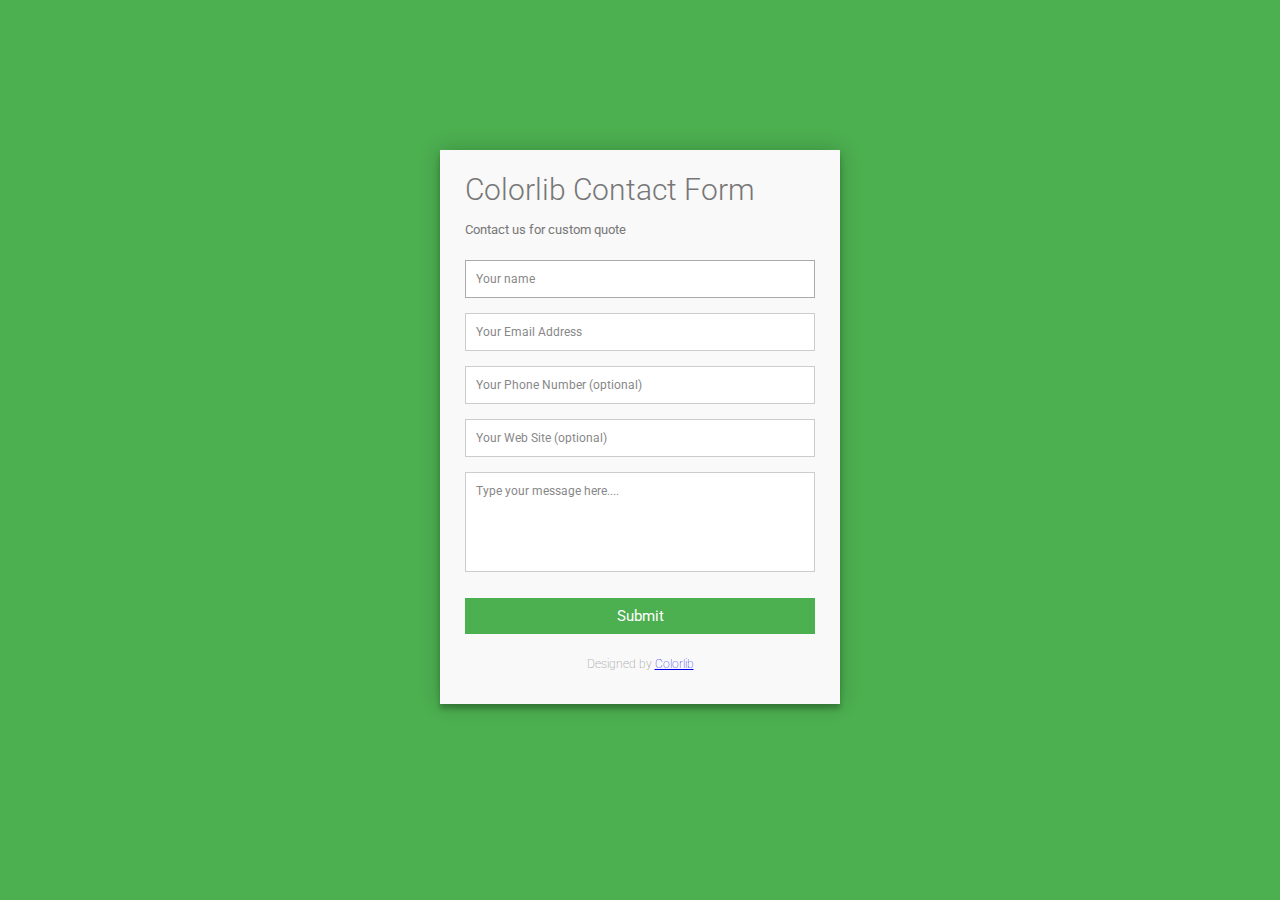
<file: add/book_add.html>
<!DOCTYPE html>
<html>
	<head>
		<title>Book Add</title>
		  <link rel="stylesheet" href="style.css">
	</head>
	<body>
		<div class="container">  
 			 <form id="contact" action="" method="post">
   				<h3>Colorlib Contact Form</h3>
    			<h4>Contact us for custom quote</h4>
   				<fieldset>
     				<input placeholder="Your name" type="text" tabindex="1" required autofocus>
    			</fieldset>
   				<fieldset>
      				<input placeholder="Your Email Address" type="email" tabindex="2" required>
    			</fieldset>
   				<fieldset>
     				<input placeholder="Your Phone Number (optional)" type="tel" tabindex="3" required>
    			</fieldset>
    			<fieldset>
      				<input placeholder="Your Web Site (optional)" type="url" tabindex="4" required>
    			</fieldset>
    			<fieldset>
      				<textarea placeholder="Type your message here...." tabindex="5" required></textarea>
    			</fieldset>
    			<fieldset>
      				<button name="submit" type="submit" id="contact-submit" data-submit="...Sending">Submit</button>
    			</fieldset>
   				<p class="copyright">Designed by <a href="https://colorlib.com" target="_blank" title="Colorlib">Colorlib</a></p>
 	    	</form>
		</div>
	</body>
</html>
</file>
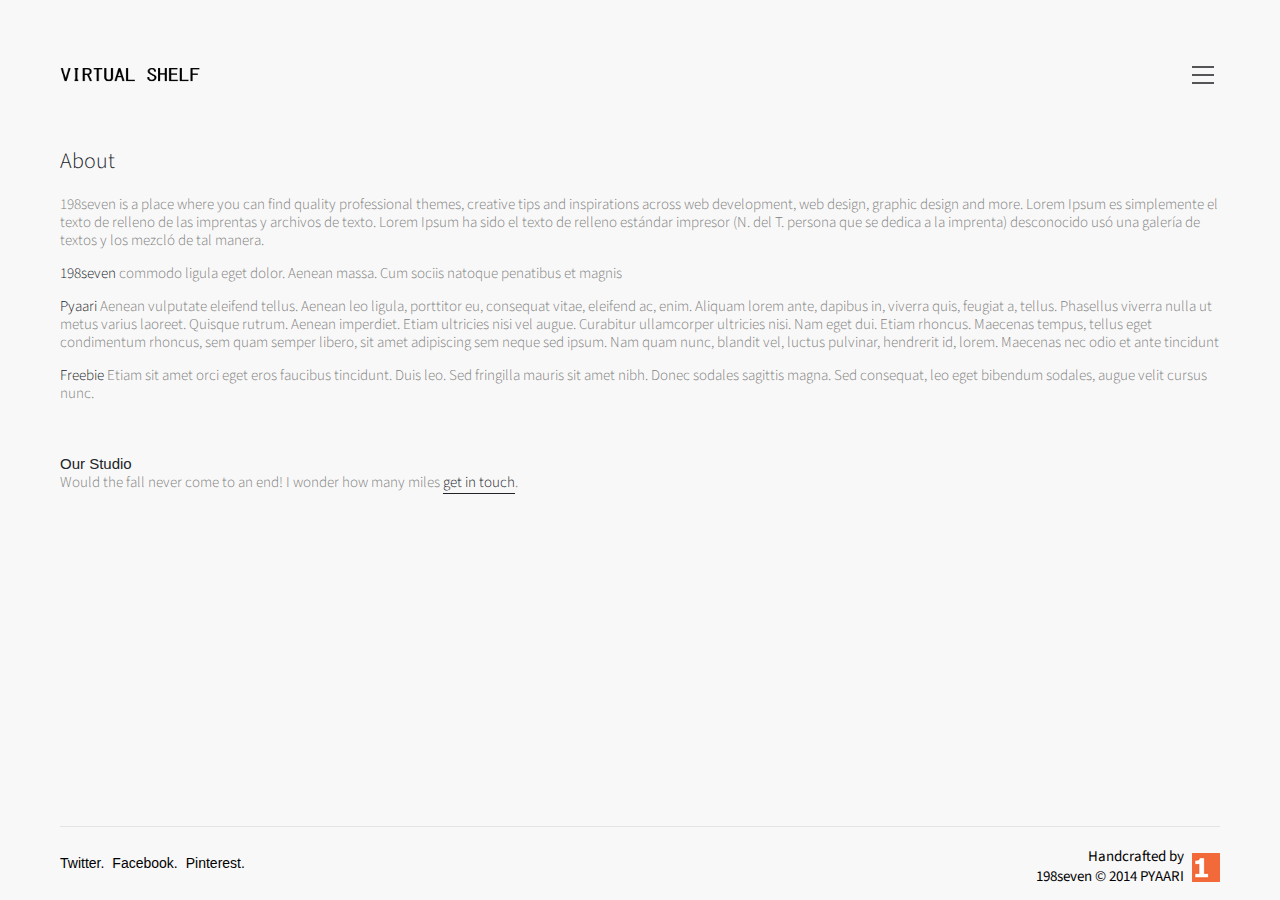
<file: shelve/about.html>
<!DOCTYPE html>
<html class="no-js">
<head>


    <!-- Meta info -->
    <meta http-equiv="Content-Type" content="text/html;charset=utf-8">
    <meta name="viewport" content="width=device-width, initial-scale=1.0">
    <title>About - 198seven</title>
    <meta content="" name="description">
    <meta name="author" content="">
    <meta name="format-detection" content="">

    <!-- Styles -->
    <link href='http://fonts.googleapis.com/css?family=Source+Sans+Pro:300,400,600' rel='stylesheet' type='text/css'>
    <link href="styles/main.css" rel="stylesheet" media="screen, print" type="text/css">
    <script src="lib/modernizr-2.6.2.js"></script>
</head>
<body>
    <div id="container">
        <section id="content">
            
<header>
    <div id="pfd">
        <a href="index.html">
            <img src="images/pyaari-logo.png" alt="Pyaari Website - For Website and Graphic Designers">
        </a>
    </div>
    
    <div id="preamble">
            <h1>About</h1>
			<p>198seven is a place where you can find quality professional themes, creative tips and inspirations across web development, web design, graphic design and more. Lorem Ipsum es simplemente el texto de relleno de las imprentas y archivos de texto. Lorem Ipsum ha sido el texto de relleno estándar impresor (N. del T. persona que se dedica a la imprenta) desconocido usó una galería de textos y los mezcló de tal manera.</p>
			<p><span class="strong">198seven</span> commodo ligula eget dolor. Aenean massa. Cum sociis natoque penatibus et magnis</p>
			<p><span class="strong">Pyaari</span> Aenean vulputate eleifend tellus. Aenean leo ligula, porttitor eu, consequat vitae, eleifend ac, enim. Aliquam lorem ante, dapibus in, viverra quis, feugiat a, tellus. Phasellus viverra nulla ut metus varius laoreet. Quisque rutrum. Aenean imperdiet. Etiam ultricies nisi vel augue. Curabitur ullamcorper ultricies nisi. Nam eget dui. Etiam rhoncus. Maecenas tempus, tellus eget condimentum rhoncus, sem quam semper libero, sit amet adipiscing sem neque sed ipsum. Nam quam nunc, blandit vel, luctus pulvinar, hendrerit id, lorem. Maecenas nec odio et ante tincidunt</p>
			<p class="space-after"><span class="strong">Freebie</span> Etiam sit amet orci eget eros faucibus tincidunt. Duis leo. Sed fringilla mauris sit amet nibh. Donec sodales sagittis magna. Sed consequat, leo eget bibendum sodales, augue velit cursus nunc.</p>
			<h3>Our Studio</h3>
			<p>Would the fall never come to an end! I wonder how many miles <a href="http://www.198seven.com/contact/">get in touch</a>.</p>
	</div>
</header>

         <footer id="msf">
            <div class="wrapper">
                <ul id="lets-be-social">
                    <li>
                        <a href="https://twitter.com/198sevenblog" rel="external" target="_blank" title="Follow 198seven on Twitter">Twitter.</a>
                    </li>
                    <li>
                        <a href="https://www.facebook.com/198sevenblog" rel="external" target="_blank" title="Be 198seven Facebook friend">Facebook.</a>
                    </li>
                    <li>
                        <a href="http://www.pinterest.com/198seven" rel="external" target="_blank" title="My Pinterest pins">Pinterest.</a>
                    </li>
                </ul>
                
                <div id="legal">
                	<span>Handcrafted by<br>198seven &copy; 2014 PYAARI</span>
                </div>
                
            </div><!-- wrapper -->
        </footer><!-- footer -->
    </div><!-- container -->
    
    
    <nav id="toc">
        <ul>
            <li>
                <a href="index.html">Work.</a></li>
            <li>
                <a class="active" href="about.html">About.</a></li>
            <li>
                <a href="what-we-do.html">What we do.</a></li>
        </ul>
	</nav>
        
    <div id="no-script">
        <div>
            <p>The Pyaari website is fully responsive and requires Javascript.<br> Please <a href="http://enable-javascript.com/">enable javascript</a> to use this site without issue.</p>
        </div>
    </div><!-- no-script -->
    
    <script src="ajax/jquery-1.11.0.min.js"></script>
    <script src="scripts/pyaari-main.1.0.js"></script>
    <script src="scripts/pyaari-menu.1.0.js"></script>
    <script>
        $(document).ready(function () {
            PfdMenu._ctor();
        });
    </script>
    

    <script>
    	$(document).ready(function(){
	       ReadMore.init();
    	})
    </script>


</body>
</html>
</file>
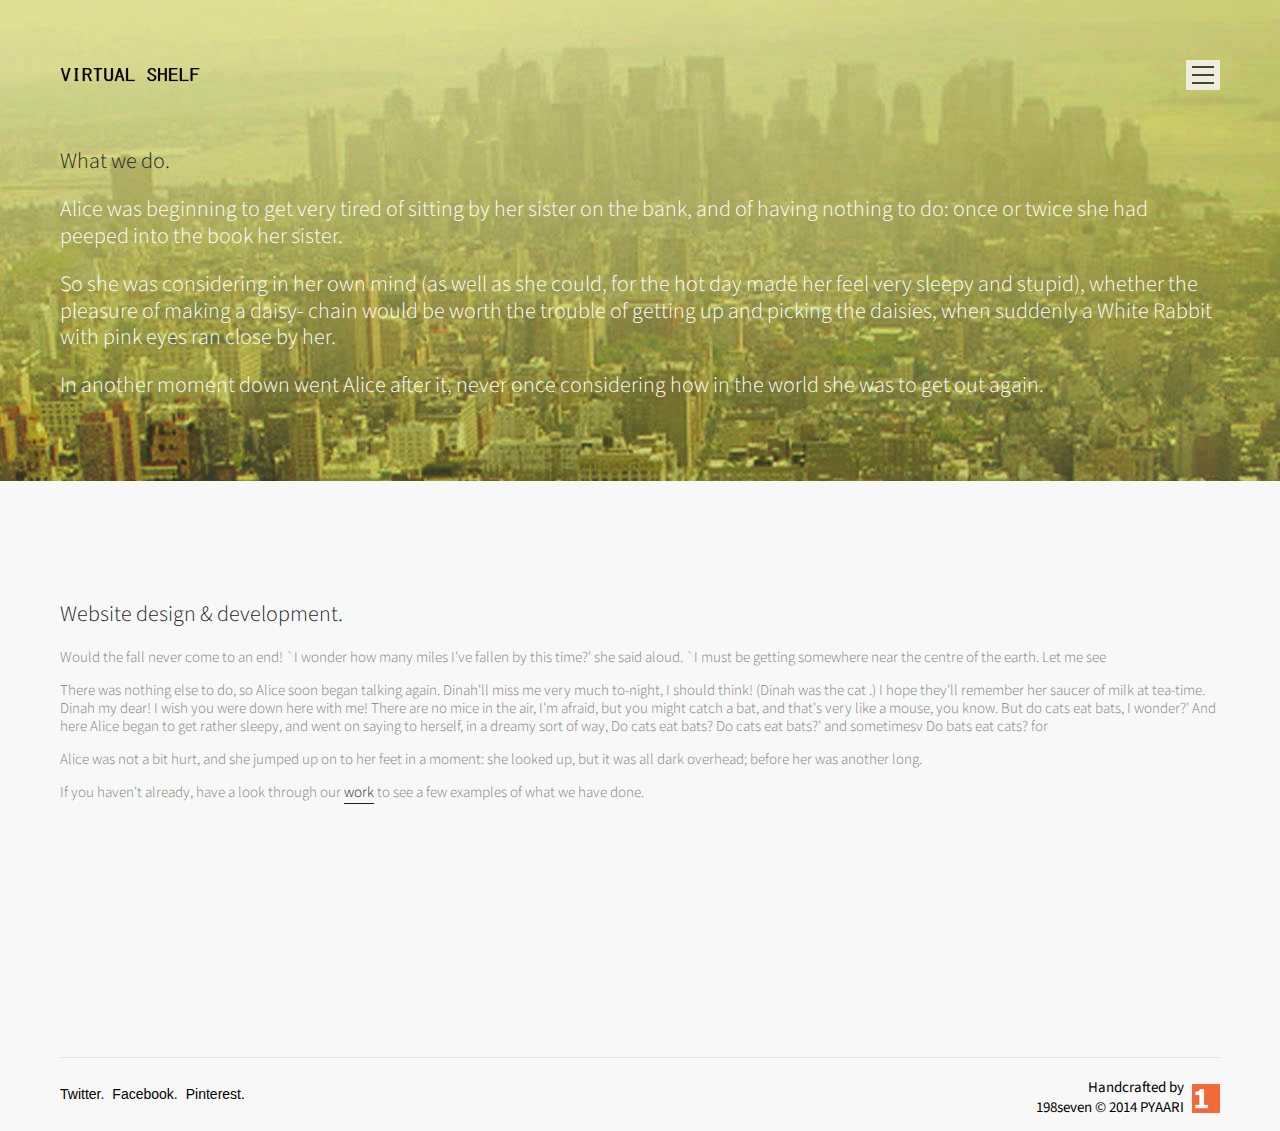
<file: shelve/what-we-do.html>
<!DOCTYPE html>
<html class="no-js">
<head>


    <!-- Meta info -->
    <meta http-equiv="Content-Type" content="text/html;charset=utf-8">
    <meta name="viewport" content="width=device-width, initial-scale=1.0">
    <title>What We Do - 198seven</title>
    <meta content="" name="description">
    <meta name="author" content="">
    <meta name="format-detection" content="">

    <!-- Styles -->
    <link href='http://fonts.googleapis.com/css?family=Source+Sans+Pro:300,400,600' rel='stylesheet' type='text/css'>
    <link href="styles/main.css" rel="stylesheet" media="screen, print" type="text/css">
    <script src="lib/modernizr-2.6.2.js"></script>
    
    
</head>
<body>
    <div id="container">
        <section id="content">
            
<div id="what-we-do">
	<header>
    	<div id="pfd">
        	<a href="index.html">
            	<img src="images/pyaari-logo.png" alt="Pyaari Website - For Website and Graphic Designers">
        	</a>
    	</div>
        
    	<div id="preamble">
        	<h1>What we do.</h1>
				<p class="em" style="color:#fff;">Alice was beginning to get very tired of sitting by her sister on the bank, and of having nothing to do: once or twice she had peeped into the book her sister.</p>
				<p class="em" style="color:#fff;">So she was considering in her own mind (as well as she could, for the hot day made her feel very sleepy and stupid), whether the pleasure of making a daisy- chain would be worth the trouble of getting up and picking the daisies, when suddenly a White Rabbit with pink eyes ran close by her.</p>
				<p class="em" style="color:#fff;">In another moment down went Alice after it, never once considering how in the world she was to get out again.</p>
		</div>
	</header>


	<section id="web-design">
		<article>
        	<h2>Website design &amp; development.</h2>
				<p>Would the fall never come to an end! `I wonder how many miles I've fallen by this time?' she said aloud. `I must be getting somewhere near the centre of the earth. Let me see</p>
				<p>There was nothing else to do, so Alice soon began talking again. Dinah'll miss me very much to-night, I should think! (Dinah was the cat .) I hope they'll remember her saucer of milk at tea-time. Dinah my dear! I wish you were down here with me! There are no mice in the air, I'm afraid, but you might catch a bat, and that's very like a mouse, you know. But do cats eat bats, I wonder?' And here Alice began to get rather sleepy, and went on saying to herself, in a dreamy sort of way, Do cats eat bats? Do cats eat bats?' and sometimesv Do bats eat cats? for</p>
				<p>Alice was not a bit hurt, and she jumped up on to her feet in a moment: she looked up, but it was all dark overhead; before her was another long.</p>
				<p>If you haven't already, have a look through our <a href="index.html">work</a> to see a few examples of what we have done.</p>

		</article>
	</section>
</div><!-- what we do -->


        <footer id="msf">
            <div class="wrapper">
                <ul id="lets-be-social">
                    <li>
                        <a href="https://twitter.com/198sevenblog" rel="external" target="_blank" title="Follow 198seven on Twitter">Twitter.</a>
                    </li>
                    <li>
                        <a href="https://www.facebook.com/198sevenblog" rel="external" target="_blank" title="Be 198seven Facebook friend">Facebook.</a>
                    </li>
                    <li>
                        <a href="http://www.pinterest.com/198seven" rel="external" target="_blank" title="My Pinterest pins">Pinterest.</a>
                    </li>
                </ul>
                
                <div id="legal">
                	<span>Handcrafted by<br>198seven &copy; 2014 PYAARI</span>
                </div>
                
            </div><!-- wrapper -->
        </footer><!-- footer -->
    </div><!-- container -->
    
    
    <nav id="toc">
        <ul>
            <li>
                <a href="index.html">Work.</a></li>
            <li>
                <a href="about.html">About.</a></li>
            <li>
                <a class="active" href="what-we-do.html">What we do.</a></li>
        </ul>
	</nav>
        
    <div id="no-script">
        <div>
            <p>The Pyaari website is fully responsive and requires Javascript.<br> Please <a href="http://enable-javascript.com/">enable javascript</a> to use this site without issue.</p>
        </div>
    </div><!-- no-script -->
    
    
    <script src="ajax/jquery-1.11.0.min.js"></script>
    <script src="scripts/pyaari-main.1.0.js"></script>
    <script src="scripts/pyaari-menu.1.0.js"></script>
    <script>
        $(document).ready(function () {
            PfdMenu._ctor();
        });
    </script>
    

    <script>
    	$(document).ready(function(){
	       ReadMore.init();
    	})
    </script>


</body>
</html>
</file>
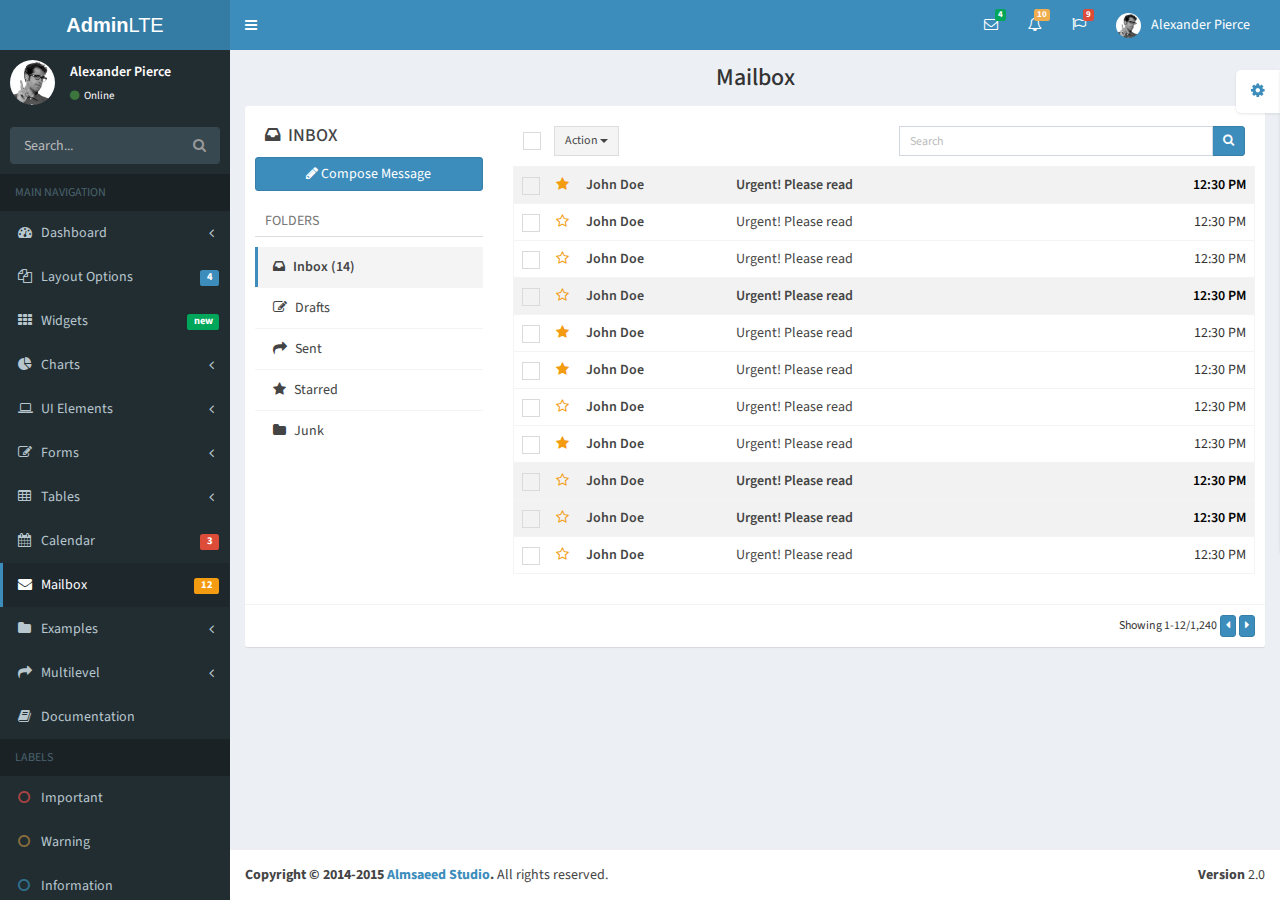
<file: profile/pages/mailbox.html>
<!DOCTYPE html>
<html>
  <head>
    <meta charset="UTF-8">
    <title>AdminLTE 2 | Mailbox</title>
    <meta content='width=device-width, initial-scale=1, maximum-scale=1, user-scalable=no' name='viewport'>
    <!-- Bootstrap 3.3.2 -->
    <link href="../bootstrap/css/bootstrap.min.css" rel="stylesheet" type="text/css" />
    <!-- Font Awesome Icons -->
    <link href="https://maxcdn.bootstrapcdn.com/font-awesome/4.3.0/css/font-awesome.min.css" rel="stylesheet" type="text/css" />
    <!-- Ionicons -->
    <link href="http://code.ionicframework.com/ionicons/2.0.0/css/ionicons.min.css" rel="stylesheet" type="text/css" />
    <!-- bootstrap wysihtml5 - text editor -->
    <link href="../plugins/bootstrap-wysihtml5/bootstrap3-wysihtml5.min.css" rel="stylesheet" type="text/css" />
    <!-- iCheck for checkboxes and radio inputs -->
    <link href="../plugins/iCheck/minimal/blue.css" rel="stylesheet" type="text/css" />
    <!-- Theme style -->
    <link href="../dist/css/AdminLTE.min.css" rel="stylesheet" type="text/css" />
    <!-- AdminLTE Skins. Choose a skin from the css/skins 
         folder instead of downloading all of them to reduce the load. -->
    <link href="../dist/css/skins/_all-skins.min.css" rel="stylesheet" type="text/css" />

    <!-- HTML5 Shim and Respond.js IE8 support of HTML5 elements and media queries -->
    <!-- WARNING: Respond.js doesn't work if you view the page via file:// -->
    <!--[if lt IE 9]>
        <script src="https://oss.maxcdn.com/libs/html5shiv/3.7.0/html5shiv.js"></script>
        <script src="https://oss.maxcdn.com/libs/respond.js/1.3.0/respond.min.js"></script>
    <![endif]-->
  </head>
  <body class="skin-blue">
    <div class="wrapper">
      
      <header class="main-header">
        <a href="../index2.html" class="logo"><b>Admin</b>LTE</a>
        <!-- Header Navbar: style can be found in header.less -->
        <nav class="navbar navbar-static-top" role="navigation">
          <!-- Sidebar toggle button-->
          <a href="#" class="sidebar-toggle" data-toggle="offcanvas" role="button">
            <span class="sr-only">Toggle navigation</span>
            <span class="icon-bar"></span>
            <span class="icon-bar"></span>
            <span class="icon-bar"></span>
          </a>
          <div class="navbar-custom-menu">
            <ul class="nav navbar-nav">
              <!-- Messages: style can be found in dropdown.less-->
              <li class="dropdown messages-menu">
                <a href="#" class="dropdown-toggle" data-toggle="dropdown">
                  <i class="fa fa-envelope-o"></i>
                  <span class="label label-success">4</span>
                </a>
                <ul class="dropdown-menu">
                  <li class="header">You have 4 messages</li>
                  <li>
                    <!-- inner menu: contains the actual data -->
                    <ul class="menu">
                      <li><!-- start message -->
                        <a href="#">
                          <div class="pull-left">
                            <img src="../dist/img/user2-160x160.jpg" class="img-circle" alt="User Image"/>
                          </div>
                          <h4>
                            Support Team
                            <small><i class="fa fa-clock-o"></i> 5 mins</small>
                          </h4>
                          <p>Why not buy a new awesome theme?</p>
                        </a>
                      </li><!-- end message -->
                      <li>
                        <a href="#">
                          <div class="pull-left">
                            <img src="../dist/img/user3-128x128.jpg" class="img-circle" alt="user image"/>
                          </div>
                          <h4>
                            AdminLTE Design Team
                            <small><i class="fa fa-clock-o"></i> 2 hours</small>
                          </h4>
                          <p>Why not buy a new awesome theme?</p>
                        </a>
                      </li>
                      <li>
                        <a href="#">
                          <div class="pull-left">
                            <img src="../dist/img/user4-128x128.jpg" class="img-circle" alt="user image"/>
                          </div>
                          <h4>
                            Developers
                            <small><i class="fa fa-clock-o"></i> Today</small>
                          </h4>
                          <p>Why not buy a new awesome theme?</p>
                        </a>
                      </li>
                      <li>
                        <a href="#">
                          <div class="pull-left">
                            <img src="../dist/img/user3-128x128.jpg" class="img-circle" alt="user image"/>
                          </div>
                          <h4>
                            Sales Department
                            <small><i class="fa fa-clock-o"></i> Yesterday</small>
                          </h4>
                          <p>Why not buy a new awesome theme?</p>
                        </a>
                      </li>
                      <li>
                        <a href="#">
                          <div class="pull-left">
                            <img src="../dist/img/user4-128x128.jpg" class="img-circle" alt="user image"/>
                          </div>
                          <h4>
                            Reviewers
                            <small><i class="fa fa-clock-o"></i> 2 days</small>
                          </h4>
                          <p>Why not buy a new awesome theme?</p>
                        </a>
                      </li>
                    </ul>
                  </li>
                  <li class="footer"><a href="#">See All Messages</a></li>
                </ul>
              </li>
              <!-- Notifications: style can be found in dropdown.less -->
              <li class="dropdown notifications-menu">
                <a href="#" class="dropdown-toggle" data-toggle="dropdown">
                  <i class="fa fa-bell-o"></i>
                  <span class="label label-warning">10</span>
                </a>
                <ul class="dropdown-menu">
                  <li class="header">You have 10 notifications</li>
                  <li>
                    <!-- inner menu: contains the actual data -->
                    <ul class="menu">
                      <li>
                        <a href="#">
                          <i class="fa fa-users text-aqua"></i> 5 new members joined today
                        </a>
                      </li>
                      <li>
                        <a href="#">
                          <i class="fa fa-warning text-yellow"></i> Very long description here that may not fit into the page and may cause design problems
                        </a>
                      </li>
                      <li>
                        <a href="#">
                          <i class="fa fa-users text-red"></i> 5 new members joined
                        </a>
                      </li>

                      <li>
                        <a href="#">
                          <i class="fa fa-shopping-cart text-green"></i> 25 sales made
                        </a>
                      </li>
                      <li>
                        <a href="#">
                          <i class="fa fa-user text-red"></i> You changed your username
                        </a>
                      </li>
                    </ul>
                  </li>
                  <li class="footer"><a href="#">View all</a></li>
                </ul>
              </li>
              <!-- Tasks: style can be found in dropdown.less -->
              <li class="dropdown tasks-menu">
                <a href="#" class="dropdown-toggle" data-toggle="dropdown">
                  <i class="fa fa-flag-o"></i>
                  <span class="label label-danger">9</span>
                </a>
                <ul class="dropdown-menu">
                  <li class="header">You have 9 tasks</li>
                  <li>
                    <!-- inner menu: contains the actual data -->
                    <ul class="menu">
                      <li><!-- Task item -->
                        <a href="#">
                          <h3>
                            Design some buttons
                            <small class="pull-right">20%</small>
                          </h3>
                          <div class="progress xs">
                            <div class="progress-bar progress-bar-aqua" style="width: 20%" role="progressbar" aria-valuenow="20" aria-valuemin="0" aria-valuemax="100">
                              <span class="sr-only">20% Complete</span>
                            </div>
                          </div>
                        </a>
                      </li><!-- end task item -->
                      <li><!-- Task item -->
                        <a href="#">
                          <h3>
                            Create a nice theme
                            <small class="pull-right">40%</small>
                          </h3>
                          <div class="progress xs">
                            <div class="progress-bar progress-bar-green" style="width: 40%" role="progressbar" aria-valuenow="20" aria-valuemin="0" aria-valuemax="100">
                              <span class="sr-only">40% Complete</span>
                            </div>
                          </div>
                        </a>
                      </li><!-- end task item -->
                      <li><!-- Task item -->
                        <a href="#">
                          <h3>
                            Some task I need to do
                            <small class="pull-right">60%</small>
                          </h3>
                          <div class="progress xs">
                            <div class="progress-bar progress-bar-red" style="width: 60%" role="progressbar" aria-valuenow="20" aria-valuemin="0" aria-valuemax="100">
                              <span class="sr-only">60% Complete</span>
                            </div>
                          </div>
                        </a>
                      </li><!-- end task item -->
                      <li><!-- Task item -->
                        <a href="#">
                          <h3>
                            Make beautiful transitions
                            <small class="pull-right">80%</small>
                          </h3>
                          <div class="progress xs">
                            <div class="progress-bar progress-bar-yellow" style="width: 80%" role="progressbar" aria-valuenow="20" aria-valuemin="0" aria-valuemax="100">
                              <span class="sr-only">80% Complete</span>
                            </div>
                          </div>
                        </a>
                      </li><!-- end task item -->
                    </ul>
                  </li>
                  <li class="footer">
                    <a href="#">View all tasks</a>
                  </li>
                </ul>
              </li>
              <!-- User Account: style can be found in dropdown.less -->
              <li class="dropdown user user-menu">
                <a href="#" class="dropdown-toggle" data-toggle="dropdown">
                  <img src="../dist/img/user2-160x160.jpg" class="user-image" alt="User Image"/>
                  <span class="hidden-xs">Alexander Pierce</span>
                </a>
                <ul class="dropdown-menu">
                  <!-- User image -->
                  <li class="user-header">
                    <img src="../dist/img/user2-160x160.jpg" class="img-circle" alt="User Image" />
                    <p>
                      Alexander Pierce - Web Developer
                      <small>Member since Nov. 2012</small>
                    </p>
                  </li>
                  <!-- Menu Body -->
                  <li class="user-body">
                    <div class="col-xs-4 text-center">
                      <a href="#">Followers</a>
                    </div>
                    <div class="col-xs-4 text-center">
                      <a href="#">Sales</a>
                    </div>
                    <div class="col-xs-4 text-center">
                      <a href="#">Friends</a>
                    </div>
                  </li>
                  <!-- Menu Footer-->
                  <li class="user-footer">
                    <div class="pull-left">
                      <a href="#" class="btn btn-default btn-flat">Profile</a>
                    </div>
                    <div class="pull-right">
                      <a href="#" class="btn btn-default btn-flat">Sign out</a>
                    </div>
                  </li>
                </ul>
              </li>
            </ul>
          </div>
        </nav>
      </header>
      <!-- Left side column. contains the logo and sidebar -->
      <aside class="main-sidebar">
        <!-- sidebar: style can be found in sidebar.less -->
        <section class="sidebar">
          <!-- Sidebar user panel -->
          <div class="user-panel">
            <div class="pull-left image">
              <img src="../dist/img/user2-160x160.jpg" class="img-circle" alt="User Image" />
            </div>
            <div class="pull-left info">
              <p>Alexander Pierce</p>

              <a href="#"><i class="fa fa-circle text-success"></i> Online</a>
            </div>
          </div>
          <!-- search form -->
          <form action="#" method="get" class="sidebar-form">
            <div class="input-group">
              <input type="text" name="q" class="form-control" placeholder="Search..."/>
              <span class="input-group-btn">
                <button type='submit' name='seach' id='search-btn' class="btn btn-flat"><i class="fa fa-search"></i></button>
              </span>
            </div>
          </form>
          <!-- /.search form -->
          <!-- sidebar menu: : style can be found in sidebar.less -->
          <ul class="sidebar-menu">
            <li class="header">MAIN NAVIGATION</li>
            <li class="treeview">
              <a href="#">
                <i class="fa fa-dashboard"></i> <span>Dashboard</span> <i class="fa fa-angle-left pull-right"></i>
              </a>
              <ul class="treeview-menu">
                <li><a href="../index.html"><i class="fa fa-circle-o"></i> Dashboard v1</a></li>
                <li><a href="../index2.html"><i class="fa fa-circle-o"></i> Dashboard v2</a></li>
              </ul>
            </li>
            <li class="treeview">
              <a href="#">
                <i class="fa fa-files-o"></i>
                <span>Layout Options</span>
                <span class="label label-primary pull-right">4</span>
              </a>
              <ul class="treeview-menu">
                <li><a href="layout/top-nav.html"><i class="fa fa-circle-o"></i> Top Navigation</a></li>
                <li><a href="layout/boxed.html"><i class="fa fa-circle-o"></i> Boxed</a></li>
                <li><a href="layout/fixed.html"><i class="fa fa-circle-o"></i> Fixed</a></li>
                <li><a href="layout/collapsed-sidebar.html"><i class="fa fa-circle-o"></i> Collapsed Sidebar</a></li>
              </ul>
            </li>
            <li>
              <a href="widgets.html">
                <i class="fa fa-th"></i> <span>Widgets</span> <small class="label pull-right bg-green">new</small>
              </a>
            </li>
            <li class="treeview">
              <a href="#">
                <i class="fa fa-pie-chart"></i>
                <span>Charts</span>
                <i class="fa fa-angle-left pull-right"></i>
              </a>
              <ul class="treeview-menu">
                <li><a href="charts/morris.html"><i class="fa fa-circle-o"></i> Morris</a></li>
                <li><a href="charts/flot.html"><i class="fa fa-circle-o"></i> Flot</a></li>
                <li><a href="charts/inline.html"><i class="fa fa-circle-o"></i> Inline charts</a></li>
              </ul>
            </li>
            <li class="treeview">
              <a href="#">
                <i class="fa fa-laptop"></i>
                <span>UI Elements</span>
                <i class="fa fa-angle-left pull-right"></i>
              </a>
              <ul class="treeview-menu">
                <li><a href="UI/general.html"><i class="fa fa-circle-o"></i> General</a></li>
                <li><a href="UI/icons.html"><i class="fa fa-circle-o"></i> Icons</a></li>
                <li><a href="UI/buttons.html"><i class="fa fa-circle-o"></i> Buttons</a></li>
                <li><a href="UI/sliders.html"><i class="fa fa-circle-o"></i> Sliders</a></li>
                <li><a href="UI/timeline.html"><i class="fa fa-circle-o"></i> Timeline</a></li>
                <li><a href="UI/modals.html"><i class="fa fa-circle-o"></i> Modals</a></li>
              </ul>
            </li>
            <li class="treeview">
              <a href="#">
                <i class="fa fa-edit"></i> <span>Forms</span>
                <i class="fa fa-angle-left pull-right"></i>
              </a>
              <ul class="treeview-menu">
                <li><a href="forms/general.html"><i class="fa fa-circle-o"></i> General Elements</a></li>
                <li><a href="forms/advanced.html"><i class="fa fa-circle-o"></i> Advanced Elements</a></li>
                <li><a href="forms/editors.html"><i class="fa fa-circle-o"></i> Editors</a></li>
              </ul>
            </li>
            <li class="treeview">
              <a href="#">
                <i class="fa fa-table"></i> <span>Tables</span>
                <i class="fa fa-angle-left pull-right"></i>
              </a>
              <ul class="treeview-menu">
                <li><a href="tables/simple.html"><i class="fa fa-circle-o"></i> Simple tables</a></li>
                <li><a href="tables/data.html"><i class="fa fa-circle-o"></i> Data tables</a></li>
              </ul>
            </li>
            <li>
              <a href="calendar.html">
                <i class="fa fa-calendar"></i> <span>Calendar</span>
                <small class="label pull-right bg-red">3</small>
              </a>
            </li>
            <li class="active">
              <a href="mailbox.html">
                <i class="fa fa-envelope"></i> <span>Mailbox</span>
                <small class="label pull-right bg-yellow">12</small>
              </a>
            </li>
            <li class="treeview">
              <a href="#">
                <i class="fa fa-folder"></i> <span>Examples</span>
                <i class="fa fa-angle-left pull-right"></i>
              </a>
              <ul class="treeview-menu">
                <li><a href="examples/invoice.html"><i class="fa fa-circle-o"></i> Invoice</a></li>
                <li><a href="examples/login.html"><i class="fa fa-circle-o"></i> Login</a></li>
                <li><a href="examples/register.html"><i class="fa fa-circle-o"></i> Register</a></li>
                <li><a href="examples/lockscreen.html"><i class="fa fa-circle-o"></i> Lockscreen</a></li>
                <li><a href="examples/404.html"><i class="fa fa-circle-o"></i> 404 Error</a></li>
                <li><a href="examples/500.html"><i class="fa fa-circle-o"></i> 500 Error</a></li>
                <li><a href="examples/blank.html"><i class="fa fa-circle-o"></i> Blank Page</a></li>
              </ul>
            </li>
            <li class="treeview">
              <a href="#">
                <i class="fa fa-share"></i> <span>Multilevel</span>
                <i class="fa fa-angle-left pull-right"></i>
              </a>
              <ul class="treeview-menu">
                <li><a href="#"><i class="fa fa-circle-o"></i> Level One</a></li>
                <li>
                  <a href="#"><i class="fa fa-circle-o"></i> Level One <i class="fa fa-angle-left pull-right"></i></a>
                  <ul class="treeview-menu">
                    <li><a href="#"><i class="fa fa-circle-o"></i> Level Two</a></li>
                    <li>
                      <a href="#"><i class="fa fa-circle-o"></i> Level Two <i class="fa fa-angle-left pull-right"></i></a>
                      <ul class="treeview-menu">
                        <li><a href="#"><i class="fa fa-circle-o"></i> Level Three</a></li>
                        <li><a href="#"><i class="fa fa-circle-o"></i> Level Three</a></li>
                      </ul>
                    </li>
                  </ul>
                </li>
                <li><a href="#"><i class="fa fa-circle-o"></i> Level One</a></li>
              </ul>
            </li>
            <li><a href="../documentation/index.html"><i class="fa fa-book"></i> Documentation</a></li>
            <li class="header">LABELS</li>
            <li><a href="#"><i class="fa fa-circle-o text-danger"></i> Important</a></li>
            <li><a href="#"><i class="fa fa-circle-o text-warning"></i> Warning</a></li>
            <li><a href="#"><i class="fa fa-circle-o text-info"></i> Information</a></li>
          </ul>
        </section>
        <!-- /.sidebar -->
      </aside>

      <!-- Right side column. Contains the navbar and content of the page -->
      <div class="content-wrapper">
        <!-- Content Header (Page header) -->
        <section class="content-header no-margin">
          <h1 class="text-center">
            Mailbox
          </h1>
        </section>

        <!-- Main content -->
        <section class="content">
          <!-- MAILBOX BEGIN -->
          <div class="mailbox row">
            <div class="col-xs-12">
              <div class="box box-solid">
                <div class="box-body">
                  <div class="row">
                    <div class="col-md-3 col-sm-4">
                      <!-- BOXES are complex enough to move the .box-header around.
                                This is an example of having the box header within the box body -->
                      <div class="box-header">
                        <i class="fa fa-inbox"></i>
                        <h3 class="box-title">INBOX</h3>
                      </div>
                      <!-- compose message btn -->
                      <a class="btn btn-block btn-primary" data-toggle="modal" data-target="#compose-modal"><i class="fa fa-pencil"></i> Compose Message</a>
                      <!-- Navigation - folders-->
                      <div style="margin-top: 15px;">
                        <ul class="nav nav-pills nav-stacked">
                          <li class="header">Folders</li>
                          <li class="active"><a href="#"><i class="fa fa-inbox"></i> Inbox (14)</a></li>
                          <li><a href="#"><i class="fa fa-pencil-square-o"></i> Drafts</a></li>
                          <li><a href="#"><i class="fa fa-mail-forward"></i> Sent</a></li>
                          <li><a href="#"><i class="fa fa-star"></i> Starred</a></li>
                          <li><a href="#"><i class="fa fa-folder"></i> Junk</a></li>
                        </ul>
                      </div>
                    </div><!-- /.col (LEFT) -->
                    <div class="col-md-9 col-sm-8">
                      <div class="row pad">
                        <div class="col-sm-6">
                          <label style="margin-right: 10px;">
                            <input type="checkbox" id="check-all"/>
                          </label>
                          <!-- Action button -->
                          <div class="btn-group">
                            <button type="button" class="btn btn-default btn-sm btn-flat dropdown-toggle" data-toggle="dropdown">
                              Action <span class="caret"></span>
                            </button>
                            <ul class="dropdown-menu" role="menu">
                              <li><a href="#">Mark as read</a></li>
                              <li><a href="#">Mark as unread</a></li>
                              <li class="divider"></li>
                              <li><a href="#">Move to junk</a></li>
                              <li class="divider"></li>
                              <li><a href="#">Delete</a></li>
                            </ul>
                          </div>

                        </div>
                        <div class="col-sm-6 search-form">
                          <form action="#" class="text-right">
                            <div class="input-group">
                              <input type="text" class="form-control input-sm" placeholder="Search">
                              <div class="input-group-btn">
                                <button type="submit" name="q" class="btn btn-sm btn-primary"><i class="fa fa-search"></i></button>
                              </div>
                            </div>
                          </form>
                        </div>
                      </div><!-- /.row -->

                      <div class="table-responsive">
                        <!-- THE MESSAGES -->
                        <table class="table table-mailbox">
                          <tr class="unread">
                            <td class="small-col"><input type="checkbox" /></td>
                            <td class="small-col"><i class="fa fa-star"></i></td>
                            <td class="name"><a href="#">John Doe</a></td>
                            <td class="subject"><a href="#">Urgent! Please read</a></td>
                            <td class="time">12:30 PM</td>
                          </tr>
                          <tr>
                            <td class="small-col"><input type="checkbox" /></td>
                            <td class="small-col"><i class="fa fa-star-o"></i></td>
                            <td class="name"><a href="#">John Doe</a></td>
                            <td class="subject"><a href="#">Urgent! Please read</a></td>
                            <td class="time">12:30 PM</td>
                          </tr>
                          <tr>
                            <td class="small-col"><input type="checkbox" /></td>
                            <td class="small-col"><i class="fa fa-star-o"></i></td>
                            <td class="name"><a href="#">John Doe</a></td>
                            <td class="subject"><a href="#">Urgent! Please read</a></td>
                            <td class="time">12:30 PM</td>
                          </tr>
                          <tr class="unread">
                            <td class="small-col"><input type="checkbox" /></td>
                            <td class="small-col"><i class="fa fa-star-o"></i></td>
                            <td class="name"><a href="#">John Doe</a></td>
                            <td class="subject"><a href="#">Urgent! Please read</a></td>
                            <td class="time">12:30 PM</td>
                          </tr>
                          <tr>
                            <td class="small-col"><input type="checkbox" /></td>
                            <td class="small-col"><i class="fa fa-star"></i></td>
                            <td class="name"><a href="#">John Doe</a></td>
                            <td class="subject"><a href="#">Urgent! Please read</a></td>
                            <td class="time">12:30 PM</td>
                          </tr>
                          <tr>
                            <td class="small-col"><input type="checkbox" /></td>
                            <td class="small-col"><i class="fa fa-star"></i></td>
                            <td class="name"><a href="#">John Doe</a></td>
                            <td class="subject"><a href="#">Urgent! Please read</a></td>
                            <td class="time">12:30 PM</td>
                          </tr>
                          <tr>
                            <td class="small-col"><input type="checkbox" /></td>
                            <td class="small-col"><i class="fa fa-star-o"></i></td>
                            <td class="name"><a href="#">John Doe</a></td>
                            <td class="subject"><a href="#">Urgent! Please read</a></td>
                            <td class="time">12:30 PM</td>
                          </tr>
                          <tr>
                            <td class="small-col"><input type="checkbox" /></td>
                            <td class="small-col"><i class="fa fa-star"></i></td>
                            <td class="name"><a href="#">John Doe</a></td>
                            <td class="subject"><a href="#">Urgent! Please read</a></td>
                            <td class="time">12:30 PM</td>
                          </tr>
                          <tr class="unread">
                            <td class="small-col"><input type="checkbox" /></td>
                            <td class="small-col"><i class="fa fa-star-o"></i></td>
                            <td class="name"><a href="#">John Doe</a></td>
                            <td class="subject"><a href="#">Urgent! Please read</a></td>
                            <td class="time">12:30 PM</td>
                          </tr>
                          <tr class="unread">
                            <td class="small-col"><input type="checkbox" /></td>
                            <td class="small-col"><i class="fa fa-star-o"></i></td>
                            <td class="name"><a href="#">John Doe</a></td>
                            <td class="subject"><a href="#">Urgent! Please read</a></td>
                            <td class="time">12:30 PM</td>
                          </tr>
                          <tr>
                            <td class="small-col"><input type="checkbox" /></td>
                            <td class="small-col"><i class="fa fa-star-o"></i></td>
                            <td class="name"><a href="#">John Doe</a></td>
                            <td class="subject"><a href="#">Urgent! Please read</a></td>
                            <td class="time">12:30 PM</td>
                          </tr>
                        </table>
                      </div><!-- /.table-responsive -->
                    </div><!-- /.col (RIGHT) -->
                  </div><!-- /.row -->
                </div><!-- /.box-body -->
                <div class="box-footer clearfix">
                  <div class="pull-right">
                    <small>Showing 1-12/1,240</small>
                    <button class="btn btn-xs btn-primary"><i class="fa fa-caret-left"></i></button>
                    <button class="btn btn-xs btn-primary"><i class="fa fa-caret-right"></i></button>
                  </div>
                </div><!-- box-footer -->
              </div><!-- /.box -->
            </div><!-- /.col (MAIN) -->
          </div>
          <!-- MAILBOX END -->

        </section><!-- /.content -->
      </div><!-- /.content-wrapper -->
      <footer class="main-footer">
        <div class="pull-right hidden-xs">
          <b>Version</b> 2.0
        </div>
        <strong>Copyright &copy; 2014-2015 <a href="http://almsaeedstudio.com">Almsaeed Studio</a>.</strong> All rights reserved.
      </footer>
    </div><!-- ./wrapper -->

    <!-- COMPOSE MESSAGE MODAL -->
    <div class="modal fade" id="compose-modal" tabindex="-1" role="dialog" aria-hidden="true">
      <div class="modal-dialog">
        <div class="modal-content">
          <div class="modal-header">
            <button type="button" class="close" data-dismiss="modal" aria-hidden="true">&times;</button>
            <h4 class="modal-title"><i class="fa fa-envelope-o"></i> Compose New Message</h4>
          </div>
          <form action="#" method="post">
            <div class="modal-body">
              <div class="form-group">
                <div class="input-group">
                  <span class="input-group-addon">TO:</span>
                  <input name="email_to" type="email" class="form-control" placeholder="Email TO">
                </div>
              </div>
              <div class="form-group">
                <div class="input-group">
                  <span class="input-group-addon">CC:</span>
                  <input name="email_to" type="email" class="form-control" placeholder="Email CC">
                </div>
              </div>
              <div class="form-group">
                <div class="input-group">
                  <span class="input-group-addon">BCC:</span>
                  <input name="email_to" type="email" class="form-control" placeholder="Email BCC">
                </div>
              </div>
              <div class="form-group">
                <textarea name="message" id="email_message" class="form-control" placeholder="Message" style="height: 120px;"></textarea>
              </div>
              <div class="form-group">
                <div class="btn btn-success btn-file">
                  <i class="fa fa-paperclip"></i> Attachment
                  <input type="file" name="attachment"/>
                </div>
                <p class="help-block">Max. 32MB</p>
              </div>

            </div>
            <div class="modal-footer clearfix">

              <button type="button" class="btn btn-danger" data-dismiss="modal"><i class="fa fa-times"></i> Discard</button>

              <button type="submit" class="btn btn-primary pull-left"><i class="fa fa-envelope"></i> Send Message</button>
            </div>
          </form>
        </div><!-- /.modal-content -->
      </div><!-- /.modal-dialog -->
    </div><!-- /.modal -->

    <!-- jQuery 2.1.3 -->
    <script src="../plugins/jQuery/jQuery-2.1.3.min.js"></script>
    <!-- Bootstrap 3.3.2 JS -->
    <script src="../bootstrap/js/bootstrap.min.js" type="text/javascript"></script>
    <!-- Slimscroll -->
    <script src="../plugins/slimScroll/jquery.slimscroll.min.js" type="text/javascript"></script>
    <!-- FastClick -->
    <script src='../plugins/fastclick/fastclick.min.js'></script>
    <!-- AdminLTE App -->
    <script src="../dist/js/app.min.js" type="text/javascript"></script>    
    <!-- Bootstrap WYSIHTML5 -->
    <script src="../plugins/bootstrap-wysihtml5/bootstrap3-wysihtml5.all.min.js" type="text/javascript"></script>
    <!-- iCheck -->
    <script src="../plugins/iCheck/icheck.min.js" type="text/javascript"></script>
    <!-- Page script -->
    <script type="text/javascript">
      $(function () {

        "use strict";

        //iCheck for checkbox and radio inputs
        $('input[type="checkbox"]').iCheck({
          checkboxClass: 'icheckbox_minimal-blue',
          radioClass: 'iradio_minimal-blue'
        });

        //When unchecking the checkbox
        $("#check-all").on('ifUnchecked', function (event) {
          //Uncheck all checkboxes
          $("input[type='checkbox']", ".table-mailbox").iCheck("uncheck");
        });
        //When checking the checkbox
        $("#check-all").on('ifChecked', function (event) {
          //Check all checkboxes
          $("input[type='checkbox']", ".table-mailbox").iCheck("check");
        });
        //Handle starring for glyphicon and font awesome
        $(".fa-star, .fa-star-o, .glyphicon-star, .glyphicon-star-empty").click(function (e) {
          e.preventDefault();
          //detect type
          var glyph = $(this).hasClass("glyphicon");
          var fa = $(this).hasClass("fa");

          //Switch states
          if (glyph) {
            $(this).toggleClass("glyphicon-star");
            $(this).toggleClass("glyphicon-star-empty");
          }

          if (fa) {
            $(this).toggleClass("fa-star");
            $(this).toggleClass("fa-star-o");
          }
        });

        //Initialize WYSIHTML5 - text editor
        $("#email_message").wysihtml5();
      });
    </script>
    <!-- AdminLTE for demo purposes -->
    <script src="../dist/js/demo.js" type="text/javascript"></script>
  </body>
</html>
</file>
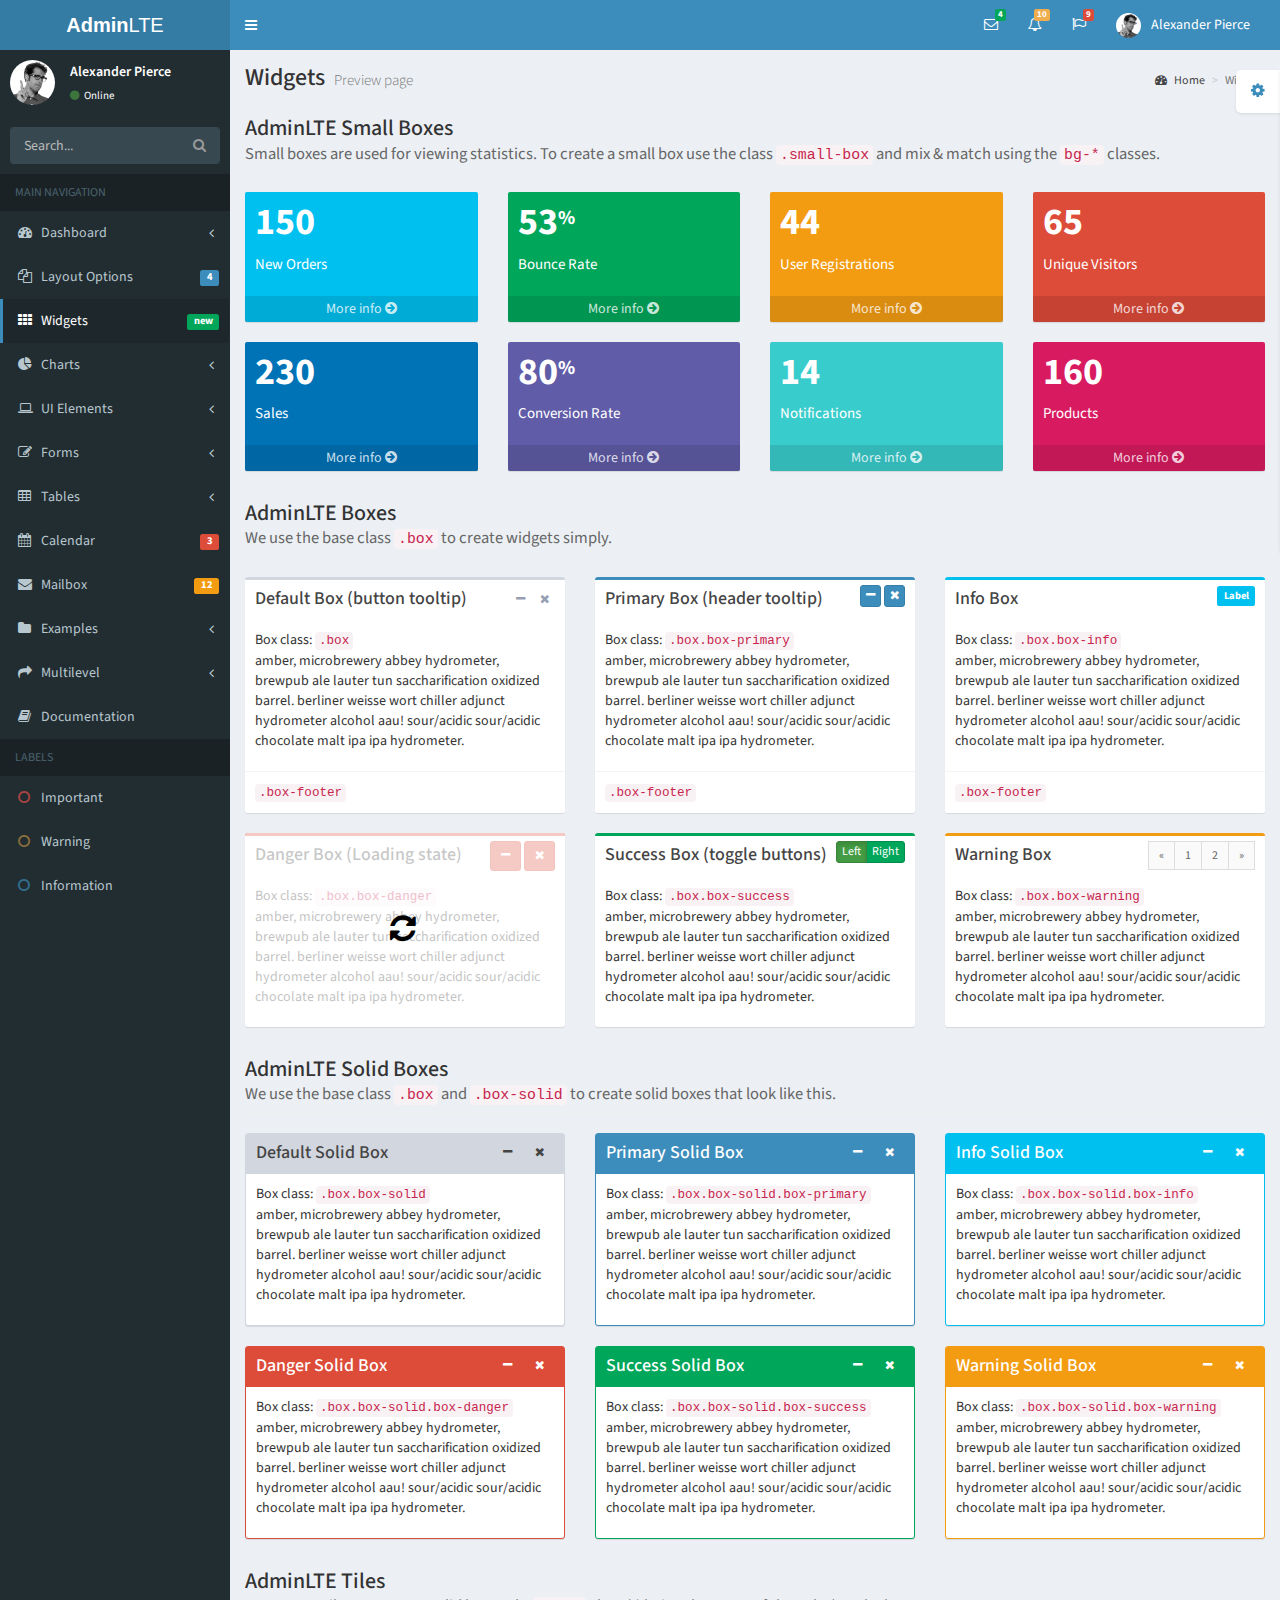
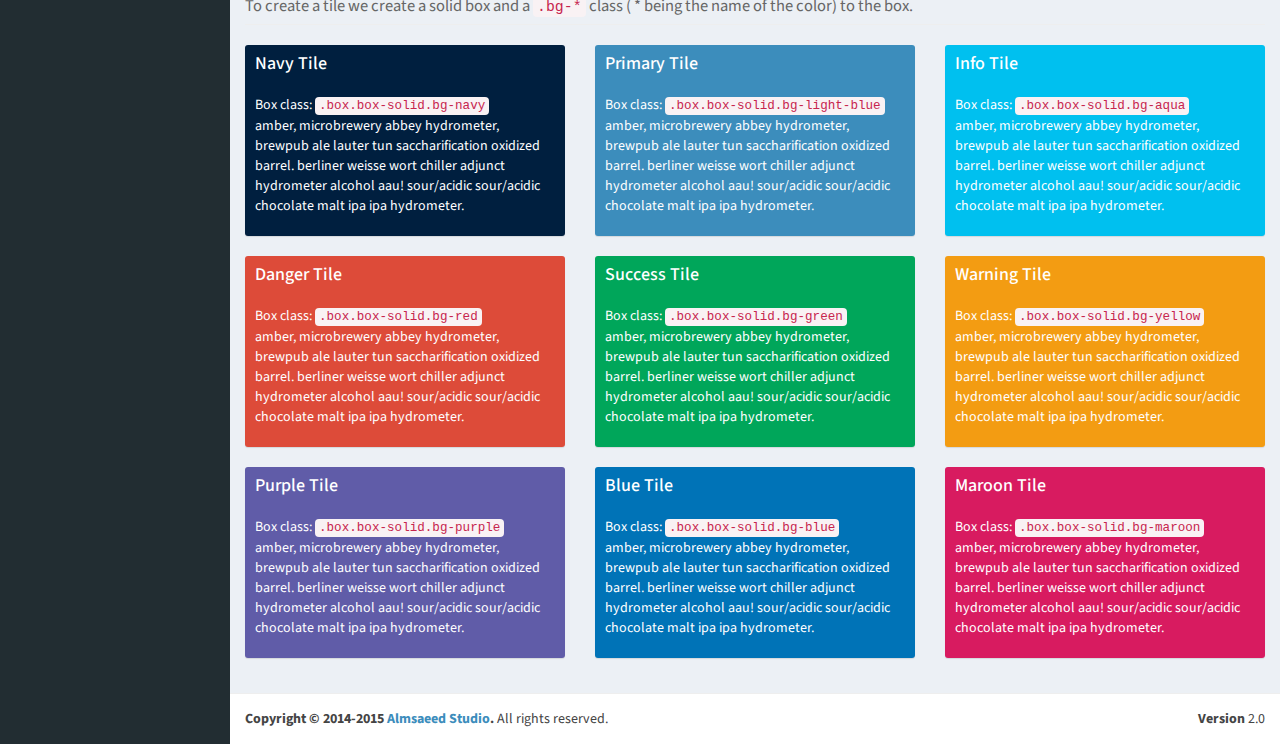
<file: profile/pages/widgets.html>
<!DOCTYPE html>
<html>
  <head>
    <meta charset="UTF-8">
    <title>AdminLTE 2 | Widgets</title>
    <meta content='width=device-width, initial-scale=1, maximum-scale=1, user-scalable=no' name='viewport'>
    <!-- Bootstrap 3.3.2 -->
    <link href="../bootstrap/css/bootstrap.min.css" rel="stylesheet" type="text/css" />
    <!-- Font Awesome Icons -->
    <link href="https://maxcdn.bootstrapcdn.com/font-awesome/4.3.0/css/font-awesome.min.css" rel="stylesheet" type="text/css" />
    <!-- Ionicons -->
    <link href="http://code.ionicframework.com/ionicons/2.0.0/css/ionicons.min.css" rel="stylesheet" type="text/css" />
    <!-- Theme style -->
    <link href="../dist/css/AdminLTE.min.css" rel="stylesheet" type="text/css" />
    <!-- AdminLTE Skins. Choose a skin from the css/skins
         folder instead of downloading all of them to reduce the load. -->
    <link href="../dist/css/skins/_all-skins.min.css" rel="stylesheet" type="text/css" />

    <!-- HTML5 Shim and Respond.js IE8 support of HTML5 elements and media queries -->
    <!-- WARNING: Respond.js doesn't work if you view the page via file:// -->
    <!--[if lt IE 9]>
        <script src="https://oss.maxcdn.com/libs/html5shiv/3.7.0/html5shiv.js"></script>
        <script src="https://oss.maxcdn.com/libs/respond.js/1.3.0/respond.min.js"></script>
    <![endif]-->
  </head>
  <body class="skin-blue">
    <div class="wrapper">

      <header class="main-header">
        <a href="../index2.html" class="logo"><b>Admin</b>LTE</a>
        <!-- Header Navbar: style can be found in header.less -->
        <nav class="navbar navbar-static-top" role="navigation">
          <!-- Sidebar toggle button-->
          <a href="#" class="sidebar-toggle" data-toggle="offcanvas" role="button">
            <span class="sr-only">Toggle navigation</span>
            <span class="icon-bar"></span>
            <span class="icon-bar"></span>
            <span class="icon-bar"></span>
          </a>
          <div class="navbar-custom-menu">
            <ul class="nav navbar-nav">
              <!-- Messages: style can be found in dropdown.less-->
              <li class="dropdown messages-menu">
                <a href="#" class="dropdown-toggle" data-toggle="dropdown">
                  <i class="fa fa-envelope-o"></i>
                  <span class="label label-success">4</span>
                </a>
                <ul class="dropdown-menu">
                  <li class="header">You have 4 messages</li>
                  <li>
                    <!-- inner menu: contains the actual data -->
                    <ul class="menu">
                      <li><!-- start message -->
                        <a href="#">
                          <div class="pull-left">
                            <img src="../dist/img/user2-160x160.jpg" class="img-circle" alt="User Image"/>
                          </div>
                          <h4>
                            Support Team
                            <small><i class="fa fa-clock-o"></i> 5 mins</small>
                          </h4>
                          <p>Why not buy a new awesome theme?</p>
                        </a>
                      </li><!-- end message -->
                      <li>
                        <a href="#">
                          <div class="pull-left">
                            <img src="../dist/img/user3-128x128.jpg" class="img-circle" alt="user image"/>
                          </div>
                          <h4>
                            AdminLTE Design Team
                            <small><i class="fa fa-clock-o"></i> 2 hours</small>
                          </h4>
                          <p>Why not buy a new awesome theme?</p>
                        </a>
                      </li>
                      <li>
                        <a href="#">
                          <div class="pull-left">
                            <img src="../dist/img/user4-128x128.jpg" class="img-circle" alt="user image"/>
                          </div>
                          <h4>
                            Developers
                            <small><i class="fa fa-clock-o"></i> Today</small>
                          </h4>
                          <p>Why not buy a new awesome theme?</p>
                        </a>
                      </li>
                      <li>
                        <a href="#">
                          <div class="pull-left">
                            <img src="../dist/img/user3-128x128.jpg" class="img-circle" alt="user image"/>
                          </div>
                          <h4>
                            Sales Department
                            <small><i class="fa fa-clock-o"></i> Yesterday</small>
                          </h4>
                          <p>Why not buy a new awesome theme?</p>
                        </a>
                      </li>
                      <li>
                        <a href="#">
                          <div class="pull-left">
                            <img src="../dist/img/user4-128x128.jpg" class="img-circle" alt="user image"/>
                          </div>
                          <h4>
                            Reviewers
                            <small><i class="fa fa-clock-o"></i> 2 days</small>
                          </h4>
                          <p>Why not buy a new awesome theme?</p>
                        </a>
                      </li>
                    </ul>
                  </li>
                  <li class="footer"><a href="#">See All Messages</a></li>
                </ul>
              </li>
              <!-- Notifications: style can be found in dropdown.less -->
              <li class="dropdown notifications-menu">
                <a href="#" class="dropdown-toggle" data-toggle="dropdown">
                  <i class="fa fa-bell-o"></i>
                  <span class="label label-warning">10</span>
                </a>
                <ul class="dropdown-menu">
                  <li class="header">You have 10 notifications</li>
                  <li>
                    <!-- inner menu: contains the actual data -->
                    <ul class="menu">
                      <li>
                        <a href="#">
                          <i class="fa fa-users text-aqua"></i> 5 new members joined today
                        </a>
                      </li>
                      <li>
                        <a href="#">
                          <i class="fa fa-warning text-yellow"></i> Very long description here that may not fit into the page and may cause design problems
                        </a>
                      </li>
                      <li>
                        <a href="#">
                          <i class="fa fa-users text-red"></i> 5 new members joined
                        </a>
                      </li>

                      <li>
                        <a href="#">
                          <i class="fa fa-shopping-cart text-green"></i> 25 sales made
                        </a>
                      </li>
                      <li>
                        <a href="#">
                          <i class="fa fa-user text-light-blue"></i> You changed your username
                        </a>
                      </li>
                    </ul>
                  </li>
                  <li class="footer"><a href="#">View all</a></li>
                </ul>
              </li>
              <!-- Tasks: style can be found in dropdown.less -->
              <li class="dropdown tasks-menu">
                <a href="#" class="dropdown-toggle" data-toggle="dropdown">
                  <i class="fa fa-flag-o"></i>
                  <span class="label label-danger">9</span>
                </a>
                <ul class="dropdown-menu">
                  <li class="header">You have 9 tasks</li>
                  <li>
                    <!-- inner menu: contains the actual data -->
                    <ul class="menu">
                      <li><!-- Task item -->
                        <a href="#">
                          <h3>
                            Design some buttons
                            <small class="pull-right">20%</small>
                          </h3>
                          <div class="progress xs">
                            <div class="progress-bar progress-bar-aqua" style="width: 20%" role="progressbar" aria-valuenow="20" aria-valuemin="0" aria-valuemax="100">
                              <span class="sr-only">20% Complete</span>
                            </div>
                          </div>
                        </a>
                      </li><!-- end task item -->
                      <li><!-- Task item -->
                        <a href="#">
                          <h3>
                            Create a nice theme
                            <small class="pull-right">40%</small>
                          </h3>
                          <div class="progress xs">
                            <div class="progress-bar progress-bar-green" style="width: 40%" role="progressbar" aria-valuenow="20" aria-valuemin="0" aria-valuemax="100">
                              <span class="sr-only">40% Complete</span>
                            </div>
                          </div>
                        </a>
                      </li><!-- end task item -->
                      <li><!-- Task item -->
                        <a href="#">
                          <h3>
                            Some task I need to do
                            <small class="pull-right">60%</small>
                          </h3>
                          <div class="progress xs">
                            <div class="progress-bar progress-bar-red" style="width: 60%" role="progressbar" aria-valuenow="20" aria-valuemin="0" aria-valuemax="100">
                              <span class="sr-only">60% Complete</span>
                            </div>
                          </div>
                        </a>
                      </li><!-- end task item -->
                      <li><!-- Task item -->
                        <a href="#">
                          <h3>
                            Make beautiful transitions
                            <small class="pull-right">80%</small>
                          </h3>
                          <div class="progress xs">
                            <div class="progress-bar progress-bar-yellow" style="width: 80%" role="progressbar" aria-valuenow="20" aria-valuemin="0" aria-valuemax="100">
                              <span class="sr-only">80% Complete</span>
                            </div>
                          </div>
                        </a>
                      </li><!-- end task item -->
                    </ul>
                  </li>
                  <li class="footer">
                    <a href="#">View all tasks</a>
                  </li>
                </ul>
              </li>
              <!-- User Account: style can be found in dropdown.less -->
              <li class="dropdown user user-menu">
                <a href="#" class="dropdown-toggle" data-toggle="dropdown">
                  <img src="../dist/img/user2-160x160.jpg" class="user-image" alt="User Image"/>
                  <span class="hidden-xs">Alexander Pierce</span>
                </a>
                <ul class="dropdown-menu">
                  <!-- User image -->
                  <li class="user-header">
                    <img src="../dist/img/user2-160x160.jpg" class="img-circle" alt="User Image" />
                    <p>
                      Alexander Pierce - Web Developer
                      <small>Member since Nov. 2012</small>
                    </p>
                  </li>
                  <!-- Menu Body -->
                  <li class="user-body">
                    <div class="col-xs-4 text-center">
                      <a href="#">Followers</a>
                    </div>
                    <div class="col-xs-4 text-center">
                      <a href="#">Sales</a>
                    </div>
                    <div class="col-xs-4 text-center">
                      <a href="#">Friends</a>
                    </div>
                  </li>
                  <!-- Menu Footer-->
                  <li class="user-footer">
                    <div class="pull-left">
                      <a href="#" class="btn btn-default btn-flat">Profile</a>
                    </div>
                    <div class="pull-right">
                      <a href="#" class="btn btn-default btn-flat">Sign out</a>
                    </div>
                  </li>
                </ul>
              </li>
            </ul>
          </div>
        </nav>
      </header>
      <!-- Left side column. contains the logo and sidebar -->
      <aside class="main-sidebar">
        <!-- sidebar: style can be found in sidebar.less -->
        <section class="sidebar">
          <!-- Sidebar user panel -->
          <div class="user-panel">
            <div class="pull-left image">
              <img src="../dist/img/user2-160x160.jpg" class="img-circle" alt="User Image" />
            </div>
            <div class="pull-left info">
              <p>Alexander Pierce</p>

              <a href="#"><i class="fa fa-circle text-success"></i> Online</a>
            </div>
          </div>
          <!-- search form -->
          <form action="#" method="get" class="sidebar-form">
            <div class="input-group">
              <input type="text" name="q" class="form-control" placeholder="Search..."/>
              <span class="input-group-btn">
                <button type='submit' name='seach' id='search-btn' class="btn btn-flat"><i class="fa fa-search"></i></button>
              </span>
            </div>
          </form>
          <!-- /.search form -->
          <!-- sidebar menu: : style can be found in sidebar.less -->
          <ul class="sidebar-menu">
            <li class="header">MAIN NAVIGATION</li>
            <li class="treeview">
              <a href="#">
                <i class="fa fa-dashboard"></i> <span>Dashboard</span> <i class="fa fa-angle-left pull-right"></i>
              </a>
              <ul class="treeview-menu">
                <li><a href="../index.html"><i class="fa fa-circle-o"></i> Dashboard v1</a></li>
                <li><a href="../index2.html"><i class="fa fa-circle-o"></i> Dashboard v2</a></li>
              </ul>
            </li>
            <li class="treeview">
              <a href="#">
                <i class="fa fa-files-o"></i>
                <span>Layout Options</span>
                <span class="label label-primary pull-right">4</span>
              </a>
              <ul class="treeview-menu">
                <li><a href="layout/top-nav.html"><i class="fa fa-circle-o"></i> Top Navigation</a></li>
                <li><a href="layout/boxed.html"><i class="fa fa-circle-o"></i> Boxed</a></li>
                <li><a href="layout/fixed.html"><i class="fa fa-circle-o"></i> Fixed</a></li>
                <li><a href="layout/collapsed-sidebar.html"><i class="fa fa-circle-o"></i> Collapsed Sidebar</a></li>
              </ul>
            </li>
            <li class="active">
              <a href="widgets.html">
                <i class="fa fa-th"></i> <span>Widgets</span> <small class="label pull-right bg-green">new</small>
              </a>
            </li>
            <li class="treeview">
              <a href="#">
                <i class="fa fa-pie-chart"></i>
                <span>Charts</span>
                <i class="fa fa-angle-left pull-right"></i>
              </a>
              <ul class="treeview-menu">
                <li><a href="charts/morris.html"><i class="fa fa-circle-o"></i> Morris</a></li>
                <li><a href="charts/flot.html"><i class="fa fa-circle-o"></i> Flot</a></li>
                <li><a href="charts/inline.html"><i class="fa fa-circle-o"></i> Inline charts</a></li>
              </ul>
            </li>
            <li class="treeview">
              <a href="#">
                <i class="fa fa-laptop"></i>
                <span>UI Elements</span>
                <i class="fa fa-angle-left pull-right"></i>
              </a>
              <ul class="treeview-menu">
                <li><a href="UI/general.html"><i class="fa fa-circle-o"></i> General</a></li>
                <li><a href="UI/icons.html"><i class="fa fa-circle-o"></i> Icons</a></li>
                <li><a href="UI/buttons.html"><i class="fa fa-circle-o"></i> Buttons</a></li>
                <li><a href="UI/sliders.html"><i class="fa fa-circle-o"></i> Sliders</a></li>
                <li><a href="UI/timeline.html"><i class="fa fa-circle-o"></i> Timeline</a></li>
                <li><a href="UI/modals.html"><i class="fa fa-circle-o"></i> Modals</a></li>
              </ul>
            </li>
            <li class="treeview">
              <a href="#">
                <i class="fa fa-edit"></i> <span>Forms</span>
                <i class="fa fa-angle-left pull-right"></i>
              </a>
              <ul class="treeview-menu">
                <li><a href="forms/general.html"><i class="fa fa-circle-o"></i> General Elements</a></li>
                <li><a href="forms/advanced.html"><i class="fa fa-circle-o"></i> Advanced Elements</a></li>
                <li><a href="forms/editors.html"><i class="fa fa-circle-o"></i> Editors</a></li>
              </ul>
            </li>
            <li class="treeview">
              <a href="#">
                <i class="fa fa-table"></i> <span>Tables</span>
                <i class="fa fa-angle-left pull-right"></i>
              </a>
              <ul class="treeview-menu">
                <li><a href="tables/simple.html"><i class="fa fa-circle-o"></i> Simple tables</a></li>
                <li><a href="tables/data.html"><i class="fa fa-circle-o"></i> Data tables</a></li>
              </ul>
            </li>
            <li>
              <a href="calendar.html">
                <i class="fa fa-calendar"></i> <span>Calendar</span>
                <small class="label pull-right bg-red">3</small>
              </a>
            </li>
            <li>
              <a href="mailbox/mailbox.html">
                <i class="fa fa-envelope"></i> <span>Mailbox</span>
                <small class="label pull-right bg-yellow">12</small>
              </a>
            </li>
            <li class="treeview">
              <a href="#">
                <i class="fa fa-folder"></i> <span>Examples</span>
                <i class="fa fa-angle-left pull-right"></i>
              </a>
              <ul class="treeview-menu">
                <li><a href="examples/invoice.html"><i class="fa fa-circle-o"></i> Invoice</a></li>
                <li><a href="examples/login.html"><i class="fa fa-circle-o"></i> Login</a></li>
                <li><a href="examples/register.html"><i class="fa fa-circle-o"></i> Register</a></li>
                <li><a href="examples/lockscreen.html"><i class="fa fa-circle-o"></i> Lockscreen</a></li>
                <li><a href="examples/404.html"><i class="fa fa-circle-o"></i> 404 Error</a></li>
                <li><a href="examples/500.html"><i class="fa fa-circle-o"></i> 500 Error</a></li>
                <li><a href="examples/blank.html"><i class="fa fa-circle-o"></i> Blank Page</a></li>
              </ul>
            </li>
            <li class="treeview">
              <a href="#">
                <i class="fa fa-share"></i> <span>Multilevel</span>
                <i class="fa fa-angle-left pull-right"></i>
              </a>
              <ul class="treeview-menu">
                <li><a href="#"><i class="fa fa-circle-o"></i> Level One</a></li>
                <li>
                  <a href="#"><i class="fa fa-circle-o"></i> Level One <i class="fa fa-angle-left pull-right"></i></a>
                  <ul class="treeview-menu">
                    <li><a href="#"><i class="fa fa-circle-o"></i> Level Two</a></li>
                    <li>
                      <a href="#"><i class="fa fa-circle-o"></i> Level Two <i class="fa fa-angle-left pull-right"></i></a>
                      <ul class="treeview-menu">
                        <li><a href="#"><i class="fa fa-circle-o"></i> Level Three</a></li>
                        <li><a href="#"><i class="fa fa-circle-o"></i> Level Three</a></li>
                      </ul>
                    </li>
                  </ul>
                </li>
                <li><a href="#"><i class="fa fa-circle-o"></i> Level One</a></li>
              </ul>
            </li>
            <li><a href="../documentation/index.html"><i class="fa fa-book"></i> Documentation</a></li>
            <li class="header">LABELS</li>
            <li><a href="#"><i class="fa fa-circle-o text-danger"></i> Important</a></li>
            <li><a href="#"><i class="fa fa-circle-o text-warning"></i> Warning</a></li>
            <li><a href="#"><i class="fa fa-circle-o text-info"></i> Information</a></li>
          </ul>
        </section>
        <!-- /.sidebar -->
      </aside>

      <!-- Right side column. Contains the navbar and content of the page -->
      <div class="content-wrapper">
        <!-- Content Header (Page header) -->
        <section class="content-header">
          <h1>
            Widgets
            <small>Preview page</small>
          </h1>
          <ol class="breadcrumb">
            <li><a href="#"><i class="fa fa-dashboard"></i> Home</a></li>
            <li class="active">Widgets</li>
          </ol>
        </section>

        <!-- Main content -->
        <section class="content">
          <h4 class="page-header">
            AdminLTE Small Boxes
            <small>Small boxes are used for viewing statistics. To create a small box use the class <code>.small-box</code> and mix & match using the <code>bg-*</code> classes.</small>
          </h4>
          <!-- Small boxes (Stat box) -->
          <div class="row">
            <div class="col-lg-3 col-xs-6">
              <!-- small box -->
              <div class="small-box bg-aqua">
                <div class="inner">
                  <h3>
                    150
                  </h3>
                  <p>
                    New Orders
                  </p>
                </div>
                <div class="icon">
                  <i class="ion ion-bag"></i>
                </div>
                <a href="#" class="small-box-footer">
                  More info <i class="fa fa-arrow-circle-right"></i>
                </a>
              </div>
            </div><!-- ./col -->
            <div class="col-lg-3 col-xs-6">
              <!-- small box -->
              <div class="small-box bg-green">
                <div class="inner">
                  <h3>
                    53<sup style="font-size: 20px">%</sup>
                  </h3>
                  <p>
                    Bounce Rate
                  </p>
                </div>
                <div class="icon">
                  <i class="ion ion-stats-bars"></i>
                </div>
                <a href="#" class="small-box-footer">
                  More info <i class="fa fa-arrow-circle-right"></i>
                </a>
              </div>
            </div><!-- ./col -->
            <div class="col-lg-3 col-xs-6">
              <!-- small box -->
              <div class="small-box bg-yellow">
                <div class="inner">
                  <h3>
                    44
                  </h3>
                  <p>
                    User Registrations
                  </p>
                </div>
                <div class="icon">
                  <i class="ion ion-person-add"></i>
                </div>
                <a href="#" class="small-box-footer">
                  More info <i class="fa fa-arrow-circle-right"></i>
                </a>
              </div>
            </div><!-- ./col -->
            <div class="col-lg-3 col-xs-6">
              <!-- small box -->
              <div class="small-box bg-red">
                <div class="inner">
                  <h3>
                    65
                  </h3>
                  <p>
                    Unique Visitors
                  </p>
                </div>
                <div class="icon">
                  <i class="ion ion-pie-graph"></i>
                </div>
                <a href="#" class="small-box-footer">
                  More info <i class="fa fa-arrow-circle-right"></i>
                </a>
              </div>
            </div><!-- ./col -->
          </div><!-- /.row -->

          <!-- Small boxes (Stat box) -->
          <div class="row">
            <div class="col-lg-3 col-xs-6">
              <!-- small box -->
              <div class="small-box bg-blue">
                <div class="inner">
                  <h3>
                    230
                  </h3>
                  <p>
                    Sales
                  </p>
                </div>
                <div class="icon">
                  <i class="ion ion-ios-cart-outline"></i>
                </div>
                <a href="#" class="small-box-footer">
                  More info <i class="fa fa-arrow-circle-right"></i>
                </a>
              </div>
            </div><!-- ./col -->
            <div class="col-lg-3 col-xs-6">
              <!-- small box -->
              <div class="small-box bg-purple">
                <div class="inner">
                  <h3>
                    80<sup style="font-size: 20px">%</sup>
                  </h3>
                  <p>
                    Conversion Rate
                  </p>
                </div>
                <div class="icon">
                  <i class="ion ion-ios-briefcase-outline"></i>
                </div>
                <a href="#" class="small-box-footer">
                  More info <i class="fa fa-arrow-circle-right"></i>
                </a>
              </div>
            </div><!-- ./col -->
            <div class="col-lg-3 col-xs-6">
              <!-- small box -->
              <div class="small-box bg-teal">
                <div class="inner">
                  <h3>
                    14
                  </h3>
                  <p>
                    Notifications
                  </p>
                </div>
                <div class="icon">
                  <i class="ion ion-ios-alarm-outline"></i>
                </div>
                <a href="#" class="small-box-footer">
                  More info <i class="fa fa-arrow-circle-right"></i>
                </a>
              </div>
            </div><!-- ./col -->
            <div class="col-lg-3 col-xs-6">
              <!-- small box -->
              <div class="small-box bg-maroon">
                <div class="inner">
                  <h3>
                    160
                  </h3>
                  <p>
                    Products
                  </p>
                </div>
                <div class="icon">
                  <i class="ion ion-ios-pricetag-outline"></i>
                </div>
                <a href="#" class="small-box-footer">
                  More info <i class="fa fa-arrow-circle-right"></i>
                </a>
              </div>
            </div><!-- ./col -->
          </div><!-- /.row -->

          <!-- Widgets as boxes -->
          <h4 class="page-header">
            AdminLTE Boxes
            <small>We use the base class <code>.box</code> to create widgets simply.</small>
          </h4>
          <div class="row">
            <div class="col-md-4">
              <!-- Default box -->
              <div class="box">
                <div class="box-header">
                  <h3 class="box-title">Default Box (button tooltip)</h3>
                  <div class="box-tools pull-right">
                    <button class="btn btn-box-tool" data-widget="collapse" data-toggle="tooltip" title="Collapse"><i class="fa fa-minus"></i></button>
                    <button class="btn btn-box-tool" data-widget="remove" data-toggle="tooltip" title="Remove"><i class="fa fa-times"></i></button>
                  </div>
                </div>
                <div class="box-body">
                  Box class: <code>.box</code>
                  <p>
                    amber, microbrewery abbey hydrometer, brewpub ale lauter tun saccharification oxidized barrel.
                    berliner weisse wort chiller adjunct hydrometer alcohol aau!
                    sour/acidic sour/acidic chocolate malt ipa ipa hydrometer.
                  </p>
                </div><!-- /.box-body -->
                <div class="box-footer">
                  <code>.box-footer</code>
                </div><!-- /.box-footer-->
              </div><!-- /.box -->
            </div><!-- /.col -->

            <div class="col-md-4">
              <!-- Primary box -->
              <div class="box box-primary">
                <div class="box-header" data-toggle="tooltip" title="Header tooltip">
                  <h3 class="box-title">Primary Box (header tooltip)</h3>
                  <div class="box-tools pull-right">
                    <button class="btn btn-primary btn-xs" data-widget="collapse"><i class="fa fa-minus"></i></button>
                    <button class="btn btn-primary btn-xs" data-widget="remove"><i class="fa fa-times"></i></button>
                  </div>
                </div>
                <div class="box-body">
                  Box class: <code>.box.box-primary</code>
                  <p>
                    amber, microbrewery abbey hydrometer, brewpub ale lauter tun saccharification oxidized barrel.
                    berliner weisse wort chiller adjunct hydrometer alcohol aau!
                    sour/acidic sour/acidic chocolate malt ipa ipa hydrometer.
                  </p>
                </div><!-- /.box-body -->
                <div class="box-footer">
                  <code>.box-footer</code>
                </div><!-- /.box-footer-->
              </div><!-- /.box -->
            </div><!-- /.col -->

            <div class="col-md-4">
              <!-- Info box -->
              <div class="box box-info">
                <div class="box-header">
                  <h3 class="box-title">Info Box</h3>
                  <div class="box-tools pull-right">
                    <div class="label bg-aqua">Label</div>
                  </div>
                </div>
                <div class="box-body">
                  Box class: <code>.box.box-info</code>
                  <p>
                    amber, microbrewery abbey hydrometer, brewpub ale lauter tun saccharification oxidized barrel.
                    berliner weisse wort chiller adjunct hydrometer alcohol aau!
                    sour/acidic sour/acidic chocolate malt ipa ipa hydrometer.
                  </p>
                </div><!-- /.box-body -->
                <div class="box-footer">
                  <code>.box-footer</code>
                </div><!-- /.box-footer-->
              </div><!-- /.box -->
            </div><!-- /.col -->
          </div><!-- /.row -->

          <div class="row">
            <div class="col-md-4">
              <!-- Danger box -->
              <div class="box box-danger">
                <div class="box-header">
                  <h3 class="box-title">Danger Box (Loading state)</h3>
                  <div class="box-tools pull-right">
                    <button class="btn btn-danger btn-sm" data-widget="collapse"><i class="fa fa-minus"></i></button>
                    <button class="btn btn-danger btn-sm" data-widget="remove"><i class="fa fa-times"></i></button>
                  </div>
                </div>
                <div class="box-body">
                  Box class: <code>.box.box-danger</code>
                  <p>
                    amber, microbrewery abbey hydrometer, brewpub ale lauter tun saccharification oxidized barrel.
                    berliner weisse wort chiller adjunct hydrometer alcohol aau!
                    sour/acidic sour/acidic chocolate malt ipa ipa hydrometer.
                  </p>
                </div><!-- /.box-body -->
                <!-- Loading (remove the following to stop the loading)-->
                <div class="overlay">
                  <i class="fa fa-refresh fa-spin"></i>
                </div>
                <!-- end loading -->
              </div><!-- /.box -->
            </div><!-- /.col -->

            <div class="col-md-4">
              <!-- Success box -->
              <div class="box box-success">
                <div class="box-header">
                  <h3 class="box-title">Success Box (toggle buttons)</h3>
                  <div class="box-tools pull-right">
                    <div class="btn-group" data-toggle="btn-toggle">
                      <button type="button" class="btn btn-success btn-xs active" data-toggle="on">Left</button>
                      <button type="button" class="btn btn-success btn-xs" data-toggle="off">Right</button>
                    </div>
                  </div>
                </div>
                <div class="box-body">
                  Box class: <code>.box.box-success</code>
                  <p>
                    amber, microbrewery abbey hydrometer, brewpub ale lauter tun saccharification oxidized barrel.
                    berliner weisse wort chiller adjunct hydrometer alcohol aau!
                    sour/acidic sour/acidic chocolate malt ipa ipa hydrometer.
                  </p>
                </div><!-- /.box-body -->
              </div><!-- /.box -->
            </div><!-- /.col -->

            <div class="col-md-4">
              <!-- Warning box -->
              <div class="box box-warning">
                <div class="box-header">
                  <h3 class="box-title">Warning Box</h3>
                  <div class="box-tools pull-right">
                    <ul class="pagination pagination-sm inline">
                      <li><a href="#">&laquo;</a></li>
                      <li><a href="#">1</a></li>
                      <li><a href="#">2</a></li>
                      <li><a href="#">&raquo;</a></li>
                    </ul>
                  </div>
                </div>
                <div class="box-body">
                  Box class: <code>.box.box-warning</code>
                  <p>
                    amber, microbrewery abbey hydrometer, brewpub ale lauter tun saccharification oxidized barrel.
                    berliner weisse wort chiller adjunct hydrometer alcohol aau!
                    sour/acidic sour/acidic chocolate malt ipa ipa hydrometer.
                  </p>
                </div><!-- /.box-body -->
              </div><!-- /.box -->
            </div><!-- /.col -->
          </div><!-- /.row -->

          <h4 class="page-header">
            AdminLTE Solid Boxes
            <small>We use the base class <code>.box</code> and <code>.box-solid</code> to create solid boxes that look like this.</small>
          </h4>
          <!-- Solid boxes -->
          <div class="row">
            <div class="col-md-4">
              <!-- Default box -->
              <div class="box box-solid box-default">
                <div class="box-header">
                  <h3 class="box-title">Default Solid Box</h3>
                  <div class="box-tools pull-right">
                    <button class="btn btn-default btn-sm" data-widget="collapse"><i class="fa fa-minus"></i></button>
                    <button class="btn btn-default btn-sm" data-widget="remove"><i class="fa fa-times"></i></button>
                  </div>
                </div>
                <div class="box-body">
                  Box class: <code>.box.box-solid</code>
                  <p>
                    amber, microbrewery abbey hydrometer, brewpub ale lauter tun saccharification oxidized barrel.
                    berliner weisse wort chiller adjunct hydrometer alcohol aau!
                    sour/acidic sour/acidic chocolate malt ipa ipa hydrometer.
                  </p>
                </div><!-- /.box-body -->
              </div><!-- /.box -->
            </div><!-- /.col -->

            <div class="col-md-4">
              <!-- Primary box -->
              <div class="box box-solid box-primary">
                <div class="box-header">
                  <h3 class="box-title">Primary Solid Box</h3>
                  <div class="box-tools pull-right">
                    <button class="btn btn-primary btn-sm" data-widget="collapse"><i class="fa fa-minus"></i></button>
                    <button class="btn btn-primary btn-sm" data-widget="remove"><i class="fa fa-times"></i></button>
                  </div>
                </div>
                <div class="box-body">
                  Box class: <code>.box.box-solid.box-primary</code>
                  <p>
                    amber, microbrewery abbey hydrometer, brewpub ale lauter tun saccharification oxidized barrel.
                    berliner weisse wort chiller adjunct hydrometer alcohol aau!
                    sour/acidic sour/acidic chocolate malt ipa ipa hydrometer.
                  </p>
                </div><!-- /.box-body -->
              </div><!-- /.box -->
            </div><!-- /.col -->

            <div class="col-md-4">
              <!-- Info box -->
              <div class="box box-solid box-info">
                <div class="box-header">
                  <h3 class="box-title">Info Solid Box</h3>
                  <div class="box-tools pull-right">
                    <button class="btn btn-info btn-sm" data-widget="collapse"><i class="fa fa-minus"></i></button>
                    <button class="btn btn-info btn-sm" data-widget="remove"><i class="fa fa-times"></i></button>
                  </div>
                </div>
                <div class="box-body">
                  Box class: <code>.box.box-solid.box-info</code>
                  <p>
                    amber, microbrewery abbey hydrometer, brewpub ale lauter tun saccharification oxidized barrel.
                    berliner weisse wort chiller adjunct hydrometer alcohol aau!
                    sour/acidic sour/acidic chocolate malt ipa ipa hydrometer.
                  </p>
                </div><!-- /.box-body -->
              </div><!-- /.box -->
            </div><!-- /.col -->
          </div><!-- /.row -->

          <div class="row">
            <div class="col-md-4">
              <!-- Danger box -->
              <div class="box box-solid box-danger">
                <div class="box-header">
                  <h3 class="box-title">Danger Solid Box</h3>
                  <div class="box-tools pull-right">
                    <button class="btn btn-danger btn-sm" data-widget="collapse"><i class="fa fa-minus"></i></button>
                    <button class="btn btn-danger btn-sm" data-widget="remove"><i class="fa fa-times"></i></button>
                  </div>
                </div>
                <div class="box-body">
                  Box class: <code>.box.box-solid.box-danger</code>
                  <p>
                    amber, microbrewery abbey hydrometer, brewpub ale lauter tun saccharification oxidized barrel.
                    berliner weisse wort chiller adjunct hydrometer alcohol aau!
                    sour/acidic sour/acidic chocolate malt ipa ipa hydrometer.
                  </p>
                </div><!-- /.box-body -->
              </div><!-- /.box -->
            </div><!-- /.col -->

            <div class="col-md-4">
              <!-- Success box -->
              <div class="box box-solid box-success">
                <div class="box-header">
                  <h3 class="box-title">Success Solid Box</h3>
                  <div class="box-tools pull-right">
                    <button class="btn btn-success btn-sm" data-widget="collapse"><i class="fa fa-minus"></i></button>
                    <button class="btn btn-success btn-sm" data-widget="remove"><i class="fa fa-times"></i></button>
                  </div>
                </div>
                <div class="box-body">
                  Box class: <code>.box.box-solid.box-success</code>
                  <p>
                    amber, microbrewery abbey hydrometer, brewpub ale lauter tun saccharification oxidized barrel.
                    berliner weisse wort chiller adjunct hydrometer alcohol aau!
                    sour/acidic sour/acidic chocolate malt ipa ipa hydrometer.
                  </p>
                </div><!-- /.box-body -->
              </div><!-- /.box -->
            </div><!-- /.col -->

            <div class="col-md-4">
              <!-- Warning box -->
              <div class="box box-solid box-warning">
                <div class="box-header">
                  <h3 class="box-title">Warning Solid Box</h3>
                  <div class="box-tools pull-right">
                    <button class="btn btn-warning btn-sm" data-widget="collapse"><i class="fa fa-minus"></i></button>
                    <button class="btn btn-warning btn-sm" data-widget="remove"><i class="fa fa-times"></i></button>
                  </div>
                </div>
                <div class="box-body">
                  Box class: <code>.box.box-solid.box-warning</code>
                  <p>
                    amber, microbrewery abbey hydrometer, brewpub ale lauter tun saccharification oxidized barrel.
                    berliner weisse wort chiller adjunct hydrometer alcohol aau!
                    sour/acidic sour/acidic chocolate malt ipa ipa hydrometer.
                  </p>
                </div><!-- /.box-body -->
              </div><!-- /.box -->
            </div><!-- /.col -->
          </div><!-- /.row -->

          <h4 class="page-header">
            AdminLTE Tiles
            <small>To create a tile we create a solid box and a <code>.bg-*</code> class ( * being the name of the color) to the box.</small>
          </h4>
          <!-- Solid boxes -->
          <div class="row">
            <div class="col-md-4">
              <!-- Navy tile -->
              <div class="box box-solid bg-navy">
                <div class="box-header">
                  <h3 class="box-title">Navy Tile</h3>
                </div>
                <div class="box-body">
                  Box class: <code>.box.box-solid.bg-navy</code>
                  <p>
                    amber, microbrewery abbey hydrometer, brewpub ale lauter tun saccharification oxidized barrel.
                    berliner weisse wort chiller adjunct hydrometer alcohol aau!
                    sour/acidic sour/acidic chocolate malt ipa ipa hydrometer.
                  </p>
                </div><!-- /.box-body -->
              </div><!-- /.box -->
            </div><!-- /.col -->

            <div class="col-md-4">
              <!-- Primary tile -->
              <div class="box box-solid bg-light-blue">
                <div class="box-header">
                  <h3 class="box-title">Primary Tile</h3>
                </div>
                <div class="box-body">
                  Box class: <code>.box.box-solid.bg-light-blue</code>
                  <p>
                    amber, microbrewery abbey hydrometer, brewpub ale lauter tun saccharification oxidized barrel.
                    berliner weisse wort chiller adjunct hydrometer alcohol aau!
                    sour/acidic sour/acidic chocolate malt ipa ipa hydrometer.
                  </p>
                </div><!-- /.box-body -->
              </div><!-- /.box -->
            </div><!-- /.col -->

            <div class="col-md-4">
              <!-- Info box -->
              <div class="box box-solid bg-aqua">
                <div class="box-header">
                  <h3 class="box-title">Info Tile</h3>
                </div>
                <div class="box-body">
                  Box class: <code>.box.box-solid.bg-aqua</code>
                  <p>
                    amber, microbrewery abbey hydrometer, brewpub ale lauter tun saccharification oxidized barrel.
                    berliner weisse wort chiller adjunct hydrometer alcohol aau!
                    sour/acidic sour/acidic chocolate malt ipa ipa hydrometer.
                  </p>
                </div><!-- /.box-body -->
              </div><!-- /.box -->
            </div><!-- /.col -->
          </div><!-- /.row -->

          <div class="row">
            <div class="col-md-4">
              <!-- Danger box -->
              <div class="box box-solid bg-red">
                <div class="box-header">
                  <h3 class="box-title">Danger Tile</h3>
                </div>
                <div class="box-body">
                  Box class: <code>.box.box-solid.bg-red</code>
                  <p>
                    amber, microbrewery abbey hydrometer, brewpub ale lauter tun saccharification oxidized barrel.
                    berliner weisse wort chiller adjunct hydrometer alcohol aau!
                    sour/acidic sour/acidic chocolate malt ipa ipa hydrometer.
                  </p>
                </div><!-- /.box-body -->
              </div><!-- /.box -->
            </div><!-- /.col -->

            <div class="col-md-4">
              <!-- Success box -->
              <div class="box box-solid bg-green">
                <div class="box-header">
                  <h3 class="box-title">Success Tile</h3>
                </div>
                <div class="box-body">
                  Box class: <code>.box.box-solid.bg-green</code>
                  <p>
                    amber, microbrewery abbey hydrometer, brewpub ale lauter tun saccharification oxidized barrel.
                    berliner weisse wort chiller adjunct hydrometer alcohol aau!
                    sour/acidic sour/acidic chocolate malt ipa ipa hydrometer.
                  </p>
                </div><!-- /.box-body -->
              </div><!-- /.box -->
            </div><!-- /.col -->

            <div class="col-md-4">
              <!-- Warning box -->
              <div class="box box-solid bg-yellow">
                <div class="box-header">
                  <h3 class="box-title">Warning Tile</h3>
                </div>
                <div class="box-body">
                  Box class: <code>.box.box-solid.bg-yellow</code>
                  <p>
                    amber, microbrewery abbey hydrometer, brewpub ale lauter tun saccharification oxidized barrel.
                    berliner weisse wort chiller adjunct hydrometer alcohol aau!
                    sour/acidic sour/acidic chocolate malt ipa ipa hydrometer.
                  </p>
                </div><!-- /.box-body -->
              </div><!-- /.box -->
            </div><!-- /.col -->
          </div><!-- /.row -->
          <div class="row">
            <div class="col-md-4">
              <!-- Purple tile -->
              <div class="box box-solid bg-purple">
                <div class="box-header">
                  <h3 class="box-title">Purple Tile</h3>
                </div>
                <div class="box-body">
                  Box class: <code>.box.box-solid.bg-purple</code>
                  <p>
                    amber, microbrewery abbey hydrometer, brewpub ale lauter tun saccharification oxidized barrel.
                    berliner weisse wort chiller adjunct hydrometer alcohol aau!
                    sour/acidic sour/acidic chocolate malt ipa ipa hydrometer.
                  </p>
                </div><!-- /.box-body -->
              </div><!-- /.box -->
            </div><!-- /.col -->

            <div class="col-md-4">
              <!-- Blue tile -->
              <div class="box box-solid bg-blue">
                <div class="box-header">
                  <h3 class="box-title">Blue Tile</h3>
                </div>
                <div class="box-body">
                  Box class: <code>.box.box-solid.bg-blue</code>
                  <p>
                    amber, microbrewery abbey hydrometer, brewpub ale lauter tun saccharification oxidized barrel.
                    berliner weisse wort chiller adjunct hydrometer alcohol aau!
                    sour/acidic sour/acidic chocolate malt ipa ipa hydrometer.
                  </p>
                </div><!-- /.box-body -->
              </div><!-- /.box -->
            </div><!-- /.col -->

            <div class="col-md-4">
              <!-- Maroon tile -->
              <div class="box box-solid bg-maroon">
                <div class="box-header">
                  <h3 class="box-title">Maroon Tile</h3>
                </div>
                <div class="box-body">
                  Box class: <code>.box.box-solid.bg-maroon</code>
                  <p>
                    amber, microbrewery abbey hydrometer, brewpub ale lauter tun saccharification oxidized barrel.
                    berliner weisse wort chiller adjunct hydrometer alcohol aau!
                    sour/acidic sour/acidic chocolate malt ipa ipa hydrometer.
                  </p>
                </div><!-- /.box-body -->
              </div><!-- /.box -->
            </div><!-- /.col -->
          </div><!-- /.row -->

        </section><!-- /.content -->
      </div><!-- /.content-wrapper -->
      <footer class="main-footer">
        <div class="pull-right hidden-xs">
          <b>Version</b> 2.0
        </div>
        <strong>Copyright &copy; 2014-2015 <a href="http://almsaeedstudio.com">Almsaeed Studio</a>.</strong> All rights reserved.
      </footer>
    </div><!-- ./wrapper -->

    <!-- jQuery 2.1.3 -->
    <script src="../plugins/jQuery/jQuery-2.1.3.min.js"></script>
    <!-- Bootstrap 3.3.2 JS -->
    <script src="../bootstrap/js/bootstrap.min.js" type="text/javascript"></script>
    <!-- Slimscroll -->
    <script src="../plugins/slimScroll/jquery.slimscroll.min.js" type="text/javascript"></script>
    <!-- FastClick -->
    <script src='../plugins/fastclick/fastclick.min.js'></script>
    <!-- AdminLTE App -->
    <script src="../dist/js/app.min.js" type="text/javascript"></script>
    <!-- AdminLTE for demo purposes -->
    <script src="../dist/js/demo.js" type="text/javascript"></script>
  </body>
</html>
</file>
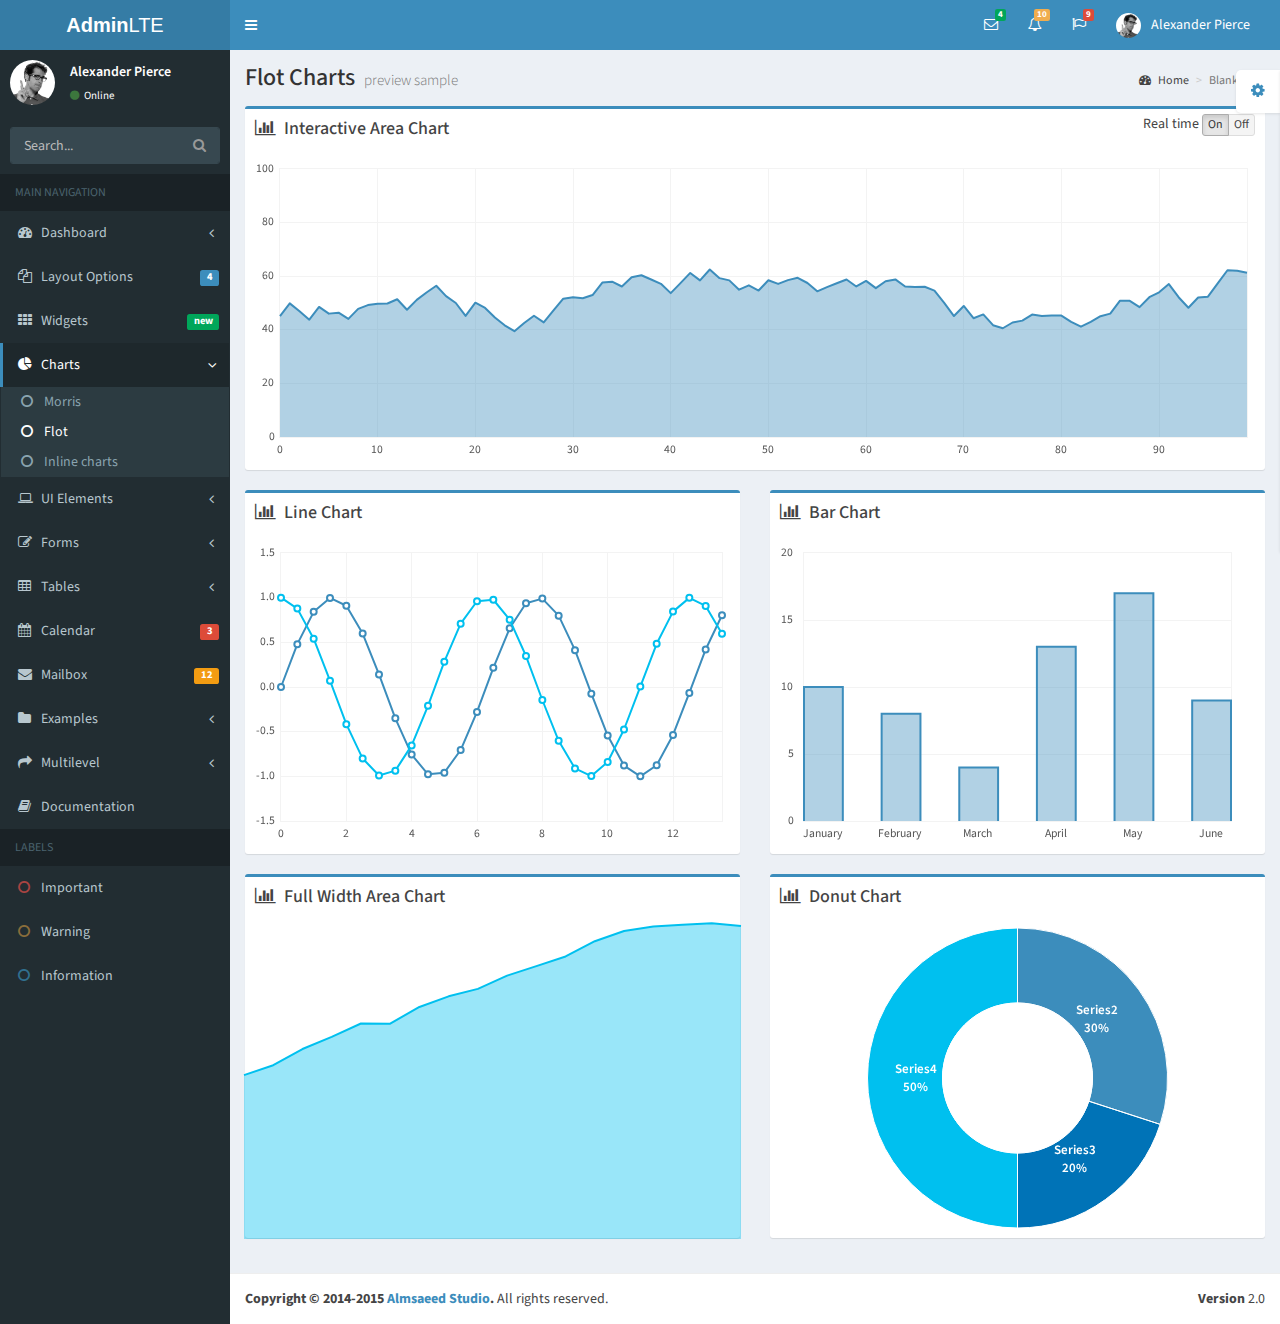
<file: profile/pages/charts/flot.html>
<!DOCTYPE html>
<html>
  <head>
    <meta charset="UTF-8">
    <title>AdminLTE 2 | Flot Charts</title>
    <meta content='width=device-width, initial-scale=1, maximum-scale=1, user-scalable=no' name='viewport'>
    <!-- Bootstrap 3.3.2 -->
    <link href="../../bootstrap/css/bootstrap.min.css" rel="stylesheet" type="text/css" />
    <!-- Font Awesome Icons -->
    <link href="https://maxcdn.bootstrapcdn.com/font-awesome/4.3.0/css/font-awesome.min.css" rel="stylesheet" type="text/css" />
    <!-- Ionicons -->
    <link href="http://code.ionicframework.com/ionicons/2.0.0/css/ionicons.min.css" rel="stylesheet" type="text/css" />
    <!-- Theme style -->
    <link href="../../dist/css/AdminLTE.min.css" rel="stylesheet" type="text/css" />
    <!-- AdminLTE Skins. Choose a skin from the css/skins 
         folder instead of downloading all of them to reduce the load. -->
    <link href="../../dist/css/skins/_all-skins.min.css" rel="stylesheet" type="text/css" />

    <!-- HTML5 Shim and Respond.js IE8 support of HTML5 elements and media queries -->
    <!-- WARNING: Respond.js doesn't work if you view the page via file:// -->
    <!--[if lt IE 9]>
        <script src="https://oss.maxcdn.com/libs/html5shiv/3.7.0/html5shiv.js"></script>
        <script src="https://oss.maxcdn.com/libs/respond.js/1.3.0/respond.min.js"></script>
    <![endif]-->
  </head>
  <body class="skin-blue">
    <div class="wrapper">
      
      <header class="main-header">
        <a href="../../index2.html" class="logo"><b>Admin</b>LTE</a>
        <!-- Header Navbar: style can be found in header.less -->
        <nav class="navbar navbar-static-top" role="navigation">
          <!-- Sidebar toggle button-->
          <a href="#" class="sidebar-toggle" data-toggle="offcanvas" role="button">
            <span class="sr-only">Toggle navigation</span>
            <span class="icon-bar"></span>
            <span class="icon-bar"></span>
            <span class="icon-bar"></span>
          </a>
          <div class="navbar-custom-menu">
            <ul class="nav navbar-nav">
              <!-- Messages: style can be found in dropdown.less-->
              <li class="dropdown messages-menu">
                <a href="#" class="dropdown-toggle" data-toggle="dropdown">
                  <i class="fa fa-envelope-o"></i>
                  <span class="label label-success">4</span>
                </a>
                <ul class="dropdown-menu">
                  <li class="header">You have 4 messages</li>
                  <li>
                    <!-- inner menu: contains the actual data -->
                    <ul class="menu">
                      <li><!-- start message -->
                        <a href="#">
                          <div class="pull-left">
                            <img src="../../dist/img/user2-160x160.jpg" class="img-circle" alt="User Image"/>
                          </div>
                          <h4>
                            Support Team
                            <small><i class="fa fa-clock-o"></i> 5 mins</small>
                          </h4>
                          <p>Why not buy a new awesome theme?</p>
                        </a>
                      </li><!-- end message -->
                      <li>
                        <a href="#">
                          <div class="pull-left">
                            <img src="../../dist/img/user3-128x128.jpg" class="img-circle" alt="user image"/>
                          </div>
                          <h4>
                            AdminLTE Design Team
                            <small><i class="fa fa-clock-o"></i> 2 hours</small>
                          </h4>
                          <p>Why not buy a new awesome theme?</p>
                        </a>
                      </li>
                      <li>
                        <a href="#">
                          <div class="pull-left">
                            <img src="../../dist/img/user4-128x128.jpg" class="img-circle" alt="user image"/>
                          </div>
                          <h4>
                            Developers
                            <small><i class="fa fa-clock-o"></i> Today</small>
                          </h4>
                          <p>Why not buy a new awesome theme?</p>
                        </a>
                      </li>
                      <li>
                        <a href="#">
                          <div class="pull-left">
                            <img src="../../dist/img/user3-128x128.jpg" class="img-circle" alt="user image"/>
                          </div>
                          <h4>
                            Sales Department
                            <small><i class="fa fa-clock-o"></i> Yesterday</small>
                          </h4>
                          <p>Why not buy a new awesome theme?</p>
                        </a>
                      </li>
                      <li>
                        <a href="#">
                          <div class="pull-left">
                            <img src="../../dist/img/user4-128x128.jpg" class="img-circle" alt="user image"/>
                          </div>
                          <h4>
                            Reviewers
                            <small><i class="fa fa-clock-o"></i> 2 days</small>
                          </h4>
                          <p>Why not buy a new awesome theme?</p>
                        </a>
                      </li>
                    </ul>
                  </li>
                  <li class="footer"><a href="#">See All Messages</a></li>
                </ul>
              </li>
              <!-- Notifications: style can be found in dropdown.less -->
              <li class="dropdown notifications-menu">
                <a href="#" class="dropdown-toggle" data-toggle="dropdown">
                  <i class="fa fa-bell-o"></i>
                  <span class="label label-warning">10</span>
                </a>
                <ul class="dropdown-menu">
                  <li class="header">You have 10 notifications</li>
                  <li>
                    <!-- inner menu: contains the actual data -->
                    <ul class="menu">
                      <li>
                        <a href="#">
                          <i class="fa fa-users text-aqua"></i> 5 new members joined today
                        </a>
                      </li>
                      <li>
                        <a href="#">
                          <i class="fa fa-warning text-yellow"></i> Very long description here that may not fit into the page and may cause design problems
                        </a>
                      </li>
                      <li>
                        <a href="#">
                          <i class="fa fa-users text-red"></i> 5 new members joined
                        </a>
                      </li>

                      <li>
                        <a href="#">
                          <i class="fa fa-shopping-cart text-green"></i> 25 sales made
                        </a>
                      </li>
                      <li>
                        <a href="#">
                          <i class="fa fa-user text-red"></i> You changed your username
                        </a>
                      </li>
                    </ul>
                  </li>
                  <li class="footer"><a href="#">View all</a></li>
                </ul>
              </li>
              <!-- Tasks: style can be found in dropdown.less -->
              <li class="dropdown tasks-menu">
                <a href="#" class="dropdown-toggle" data-toggle="dropdown">
                  <i class="fa fa-flag-o"></i>
                  <span class="label label-danger">9</span>
                </a>
                <ul class="dropdown-menu">
                  <li class="header">You have 9 tasks</li>
                  <li>
                    <!-- inner menu: contains the actual data -->
                    <ul class="menu">
                      <li><!-- Task item -->
                        <a href="#">
                          <h3>
                            Design some buttons
                            <small class="pull-right">20%</small>
                          </h3>
                          <div class="progress xs">
                            <div class="progress-bar progress-bar-aqua" style="width: 20%" role="progressbar" aria-valuenow="20" aria-valuemin="0" aria-valuemax="100">
                              <span class="sr-only">20% Complete</span>
                            </div>
                          </div>
                        </a>
                      </li><!-- end task item -->
                      <li><!-- Task item -->
                        <a href="#">
                          <h3>
                            Create a nice theme
                            <small class="pull-right">40%</small>
                          </h3>
                          <div class="progress xs">
                            <div class="progress-bar progress-bar-green" style="width: 40%" role="progressbar" aria-valuenow="20" aria-valuemin="0" aria-valuemax="100">
                              <span class="sr-only">40% Complete</span>
                            </div>
                          </div>
                        </a>
                      </li><!-- end task item -->
                      <li><!-- Task item -->
                        <a href="#">
                          <h3>
                            Some task I need to do
                            <small class="pull-right">60%</small>
                          </h3>
                          <div class="progress xs">
                            <div class="progress-bar progress-bar-red" style="width: 60%" role="progressbar" aria-valuenow="20" aria-valuemin="0" aria-valuemax="100">
                              <span class="sr-only">60% Complete</span>
                            </div>
                          </div>
                        </a>
                      </li><!-- end task item -->
                      <li><!-- Task item -->
                        <a href="#">
                          <h3>
                            Make beautiful transitions
                            <small class="pull-right">80%</small>
                          </h3>
                          <div class="progress xs">
                            <div class="progress-bar progress-bar-yellow" style="width: 80%" role="progressbar" aria-valuenow="20" aria-valuemin="0" aria-valuemax="100">
                              <span class="sr-only">80% Complete</span>
                            </div>
                          </div>
                        </a>
                      </li><!-- end task item -->
                    </ul>
                  </li>
                  <li class="footer">
                    <a href="#">View all tasks</a>
                  </li>
                </ul>
              </li>
              <!-- User Account: style can be found in dropdown.less -->
              <li class="dropdown user user-menu">
                <a href="#" class="dropdown-toggle" data-toggle="dropdown">
                  <img src="../../dist/img/user2-160x160.jpg" class="user-image" alt="User Image"/>
                  <span class="hidden-xs">Alexander Pierce</span>
                </a>
                <ul class="dropdown-menu">
                  <!-- User image -->
                  <li class="user-header">
                    <img src="../../dist/img/user2-160x160.jpg" class="img-circle" alt="User Image" />
                    <p>
                      Alexander Pierce - Web Developer
                      <small>Member since Nov. 2012</small>
                    </p>
                  </li>
                  <!-- Menu Body -->
                  <li class="user-body">
                    <div class="col-xs-4 text-center">
                      <a href="#">Followers</a>
                    </div>
                    <div class="col-xs-4 text-center">
                      <a href="#">Sales</a>
                    </div>
                    <div class="col-xs-4 text-center">
                      <a href="#">Friends</a>
                    </div>
                  </li>
                  <!-- Menu Footer-->
                  <li class="user-footer">
                    <div class="pull-left">
                      <a href="#" class="btn btn-default btn-flat">Profile</a>
                    </div>
                    <div class="pull-right">
                      <a href="#" class="btn btn-default btn-flat">Sign out</a>
                    </div>
                  </li>
                </ul>
              </li>
            </ul>
          </div>
        </nav>
      </header>
      <!-- Left side column. contains the logo and sidebar -->
      <aside class="main-sidebar">
        <!-- sidebar: style can be found in sidebar.less -->
        <section class="sidebar">
          <!-- Sidebar user panel -->
          <div class="user-panel">
            <div class="pull-left image">
              <img src="../../dist/img/user2-160x160.jpg" class="img-circle" alt="User Image" />
            </div>
            <div class="pull-left info">
              <p>Alexander Pierce</p>

              <a href="#"><i class="fa fa-circle text-success"></i> Online</a>
            </div>
          </div>
          <!-- search form -->
          <form action="#" method="get" class="sidebar-form">
            <div class="input-group">
              <input type="text" name="q" class="form-control" placeholder="Search..."/>
              <span class="input-group-btn">
                <button type='submit' name='seach' id='search-btn' class="btn btn-flat"><i class="fa fa-search"></i></button>
              </span>
            </div>
          </form>
          <!-- /.search form -->
          <!-- sidebar menu: : style can be found in sidebar.less -->
          <ul class="sidebar-menu">
            <li class="header">MAIN NAVIGATION</li>
            <li class="treeview">
              <a href="#">
                <i class="fa fa-dashboard"></i> <span>Dashboard</span> <i class="fa fa-angle-left pull-right"></i>
              </a>
              <ul class="treeview-menu">
                <li><a href="../../index.html"><i class="fa fa-circle-o"></i> Dashboard v1</a></li>
                <li><a href="../../index2.html"><i class="fa fa-circle-o"></i> Dashboard v2</a></li>
              </ul>
            </li>
            <li class="treeview">
              <a href="#">
                <i class="fa fa-files-o"></i>
                <span>Layout Options</span>
                <span class="label label-primary pull-right">4</span>
              </a>
              <ul class="treeview-menu">
                <li><a href="../layout/top-nav.html"><i class="fa fa-circle-o"></i> Top Navigation</a></li>
                <li><a href="../layout/boxed.html"><i class="fa fa-circle-o"></i> Boxed</a></li>
                <li><a href="../layout/fixed.html"><i class="fa fa-circle-o"></i> Fixed</a></li>
                <li><a href="../layout/collapsed-sidebar.html"><i class="fa fa-circle-o"></i> Collapsed Sidebar</a></li>
              </ul>
            </li>
            <li>
              <a href="../widgets.html">
                <i class="fa fa-th"></i> <span>Widgets</span> <small class="label pull-right bg-green">new</small>
              </a>
            </li>
            <li class="treeview active">
              <a href="#">
                <i class="fa fa-pie-chart"></i>
                <span>Charts</span>
                <i class="fa fa-angle-left pull-right"></i>
              </a>
              <ul class="treeview-menu">
                <li><a href="morris.html"><i class="fa fa-circle-o"></i> Morris</a></li>
                <li class="active"><a href="flot.html"><i class="fa fa-circle-o"></i> Flot</a></li>
                <li><a href="inline.html"><i class="fa fa-circle-o"></i> Inline charts</a></li>
              </ul>
            </li>
            <li class="treeview">
              <a href="#">
                <i class="fa fa-laptop"></i>
                <span>UI Elements</span>
                <i class="fa fa-angle-left pull-right"></i>
              </a>
              <ul class="treeview-menu">
                <li><a href="../UI/general.html"><i class="fa fa-circle-o"></i> General</a></li>
                <li><a href="../UI/icons.html"><i class="fa fa-circle-o"></i> Icons</a></li>
                <li><a href="../UI/buttons.html"><i class="fa fa-circle-o"></i> Buttons</a></li>
                <li><a href="../UI/sliders.html"><i class="fa fa-circle-o"></i> Sliders</a></li>
                <li><a href="../UI/timeline.html"><i class="fa fa-circle-o"></i> Timeline</a></li>
                <li><a href="../UI/modals.html"><i class="fa fa-circle-o"></i> Modals</a></li>
              </ul>
            </li>
            <li class="treeview">
              <a href="#">
                <i class="fa fa-edit"></i> <span>Forms</span>
                <i class="fa fa-angle-left pull-right"></i>
              </a>
              <ul class="treeview-menu">
                <li><a href="../forms/general.html"><i class="fa fa-circle-o"></i> General Elements</a></li>
                <li><a href="../forms/advanced.html"><i class="fa fa-circle-o"></i> Advanced Elements</a></li>
                <li><a href="../forms/editors.html"><i class="fa fa-circle-o"></i> Editors</a></li>
              </ul>
            </li>
            <li class="treeview">
              <a href="#">
                <i class="fa fa-table"></i> <span>Tables</span>
                <i class="fa fa-angle-left pull-right"></i>
              </a>
              <ul class="treeview-menu">
                <li><a href="../tables/simple.html"><i class="fa fa-circle-o"></i> Simple tables</a></li>
                <li><a href="../tables/data.html"><i class="fa fa-circle-o"></i> Data tables</a></li>
              </ul>
            </li>
            <li>
              <a href="../calendar.html">
                <i class="fa fa-calendar"></i> <span>Calendar</span>
                <small class="label pull-right bg-red">3</small>
              </a>
            </li>
            <li>
              <a href="../mailbox/mailbox.html">
                <i class="fa fa-envelope"></i> <span>Mailbox</span>
                <small class="label pull-right bg-yellow">12</small>
              </a>
            </li>
            <li class="treeview">
              <a href="#">
                <i class="fa fa-folder"></i> <span>Examples</span>
                <i class="fa fa-angle-left pull-right"></i>
              </a>
              <ul class="treeview-menu">
                <li><a href="../examples/invoice.html"><i class="fa fa-circle-o"></i> Invoice</a></li>
                <li><a href="../examples/login.html"><i class="fa fa-circle-o"></i> Login</a></li>
                <li><a href="../examples/register.html"><i class="fa fa-circle-o"></i> Register</a></li>
                <li><a href="../examples/lockscreen.html"><i class="fa fa-circle-o"></i> Lockscreen</a></li>
                <li><a href="../examples/404.html"><i class="fa fa-circle-o"></i> 404 Error</a></li>
                <li><a href="../examples/500.html"><i class="fa fa-circle-o"></i> 500 Error</a></li>
                <li><a href="../examples/blank.html"><i class="fa fa-circle-o"></i> Blank Page</a></li>
              </ul>
            </li>
            <li class="treeview">
              <a href="#">
                <i class="fa fa-share"></i> <span>Multilevel</span>
                <i class="fa fa-angle-left pull-right"></i>
              </a>
              <ul class="treeview-menu">
                <li><a href="#"><i class="fa fa-circle-o"></i> Level One</a></li>
                <li>
                  <a href="#"><i class="fa fa-circle-o"></i> Level One <i class="fa fa-angle-left pull-right"></i></a>
                  <ul class="treeview-menu">
                    <li><a href="#"><i class="fa fa-circle-o"></i> Level Two</a></li>
                    <li>
                      <a href="#"><i class="fa fa-circle-o"></i> Level Two <i class="fa fa-angle-left pull-right"></i></a>
                      <ul class="treeview-menu">
                        <li><a href="#"><i class="fa fa-circle-o"></i> Level Three</a></li>
                        <li><a href="#"><i class="fa fa-circle-o"></i> Level Three</a></li>
                      </ul>
                    </li>
                  </ul>
                </li>
                <li><a href="#"><i class="fa fa-circle-o"></i> Level One</a></li>
              </ul>
            </li>
            <li><a href="../../documentation/index.html"><i class="fa fa-book"></i> Documentation</a></li>
            <li class="header">LABELS</li>
            <li><a href="#"><i class="fa fa-circle-o text-danger"></i> Important</a></li>
            <li><a href="#"><i class="fa fa-circle-o text-warning"></i> Warning</a></li>
            <li><a href="#"><i class="fa fa-circle-o text-info"></i> Information</a></li>
          </ul>
        </section>
        <!-- /.sidebar -->
      </aside>

      <!-- Right side column. Contains the navbar and content of the page -->
      <div class="content-wrapper">
        <!-- Content Header (Page header) -->
        <section class="content-header">
          <h1>
            Flot Charts
            <small>preview sample</small>
          </h1>
          <ol class="breadcrumb">
            <li><a href="#"><i class="fa fa-dashboard"></i> Home</a></li>
            <li class="active">Blank page</li>
          </ol>
        </section>

        <!-- Main content -->
        <section class="content">
          <div class="row">
            <div class="col-xs-12">
              <!-- interactive chart -->
              <div class="box box-primary">
                <div class="box-header">
                  <i class="fa fa-bar-chart-o"></i>
                  <h3 class="box-title">Interactive Area Chart</h3>
                  <div class="box-tools pull-right">
                    Real time
                    <div class="btn-group" id="realtime" data-toggle="btn-toggle">
                      <button type="button" class="btn btn-default btn-xs active" data-toggle="on">On</button>
                      <button type="button" class="btn btn-default btn-xs" data-toggle="off">Off</button>
                    </div>
                  </div>
                </div>
                <div class="box-body">
                  <div id="interactive" style="height: 300px;"></div>
                </div><!-- /.box-body-->
              </div><!-- /.box -->

            </div><!-- /.col -->
          </div><!-- /.row -->

          <div class="row">
            <div class="col-md-6">
              <!-- Line chart -->
              <div class="box box-primary">
                <div class="box-header">
                  <i class="fa fa-bar-chart-o"></i>
                  <h3 class="box-title">Line Chart</h3>
                </div>
                <div class="box-body">
                  <div id="line-chart" style="height: 300px;"></div>
                </div><!-- /.box-body-->
              </div><!-- /.box -->

              <!-- Area chart -->
              <div class="box box-primary">
                <div class="box-header">
                  <i class="fa fa-bar-chart-o"></i>
                  <h3 class="box-title">Full Width Area Chart</h3>
                </div>
                <div class="box-body">
                  <div id="area-chart" style="height: 338px;" class="full-width-chart"></div>
                </div><!-- /.box-body-->
              </div><!-- /.box -->

            </div><!-- /.col -->

            <div class="col-md-6">
              <!-- Bar chart -->
              <div class="box box-primary">
                <div class="box-header">
                  <i class="fa fa-bar-chart-o"></i>
                  <h3 class="box-title">Bar Chart</h3>
                </div>
                <div class="box-body">
                  <div id="bar-chart" style="height: 300px;"></div>
                </div><!-- /.box-body-->
              </div><!-- /.box -->

              <!-- Donut chart -->
              <div class="box box-primary">
                <div class="box-header">
                  <i class="fa fa-bar-chart-o"></i>
                  <h3 class="box-title">Donut Chart</h3>
                </div>
                <div class="box-body">
                  <div id="donut-chart" style="height: 300px;"></div>
                </div><!-- /.box-body-->
              </div><!-- /.box -->
            </div><!-- /.col -->
          </div><!-- /.row -->
        </section><!-- /.content -->

      </div><!-- /.content-wrapper -->
      <footer class="main-footer">
        <div class="pull-right hidden-xs">
          <b>Version</b> 2.0
        </div>
        <strong>Copyright &copy; 2014-2015 <a href="http://almsaeedstudio.com">Almsaeed Studio</a>.</strong> All rights reserved.
      </footer>
    </div><!-- ./wrapper -->

    <!-- jQuery 2.1.3 -->
    <script src="../../plugins/jQuery/jQuery-2.1.3.min.js"></script>
    <!-- Bootstrap 3.3.2 JS -->
    <script src="../../bootstrap/js/bootstrap.min.js" type="text/javascript"></script>
    <!-- FastClick -->
    <script src='../../plugins/fastclick/fastclick.min.js'></script>
    <!-- AdminLTE App -->
    <script src="../../dist/js/app.min.js" type="text/javascript"></script>
    <!-- AdminLTE for demo purposes -->
    <script src="../../dist/js/demo.js" type="text/javascript"></script>
    <!-- FLOT CHARTS -->
    <script src="../../plugins/flot/jquery.flot.min.js" type="text/javascript"></script>
    <!-- FLOT RESIZE PLUGIN - allows the chart to redraw when the window is resized -->
    <script src="../../plugins/flot/jquery.flot.resize.min.js" type="text/javascript"></script>
    <!-- FLOT PIE PLUGIN - also used to draw donut charts -->
    <script src="../../plugins/flot/jquery.flot.pie.min.js" type="text/javascript"></script>
    <!-- FLOT CATEGORIES PLUGIN - Used to draw bar charts -->
    <script src="../../plugins/flot/jquery.flot.categories.min.js" type="text/javascript"></script>

    <!-- Page script -->
    <script type="text/javascript">

      $(function () {

        /*
         * Flot Interactive Chart
         * -----------------------
         */
        // We use an inline data source in the example, usually data would
        // be fetched from a server
        var data = [], totalPoints = 100;
        function getRandomData() {

          if (data.length > 0)
            data = data.slice(1);

          // Do a random walk
          while (data.length < totalPoints) {

            var prev = data.length > 0 ? data[data.length - 1] : 50,
                    y = prev + Math.random() * 10 - 5;

            if (y < 0) {
              y = 0;
            } else if (y > 100) {
              y = 100;
            }

            data.push(y);
          }

          // Zip the generated y values with the x values
          var res = [];
          for (var i = 0; i < data.length; ++i) {
            res.push([i, data[i]]);
          }

          return res;
        }

        var interactive_plot = $.plot("#interactive", [getRandomData()], {
          grid: {
            borderColor: "#f3f3f3",
            borderWidth: 1,
            tickColor: "#f3f3f3"
          },
          series: {
            shadowSize: 0, // Drawing is faster without shadows
            color: "#3c8dbc"
          },
          lines: {
            fill: true, //Converts the line chart to area chart
            color: "#3c8dbc"
          },
          yaxis: {
            min: 0,
            max: 100,
            show: true
          },
          xaxis: {
            show: true
          }
        });

        var updateInterval = 500; //Fetch data ever x milliseconds
        var realtime = "on"; //If == to on then fetch data every x seconds. else stop fetching
        function update() {

          interactive_plot.setData([getRandomData()]);

          // Since the axes don't change, we don't need to call plot.setupGrid()
          interactive_plot.draw();
          if (realtime === "on")
            setTimeout(update, updateInterval);
        }

        //INITIALIZE REALTIME DATA FETCHING
        if (realtime === "on") {
          update();
        }
        //REALTIME TOGGLE
        $("#realtime .btn").click(function () {
          if ($(this).data("toggle") === "on") {
            realtime = "on";
          }
          else {
            realtime = "off";
          }
          update();
        });
        /*
         * END INTERACTIVE CHART
         */


        /*
         * LINE CHART
         * ----------
         */
        //LINE randomly generated data

        var sin = [], cos = [];
        for (var i = 0; i < 14; i += 0.5) {
          sin.push([i, Math.sin(i)]);
          cos.push([i, Math.cos(i)]);
        }
        var line_data1 = {
          data: sin,
          color: "#3c8dbc"
        };
        var line_data2 = {
          data: cos,
          color: "#00c0ef"
        };
        $.plot("#line-chart", [line_data1, line_data2], {
          grid: {
            hoverable: true,
            borderColor: "#f3f3f3",
            borderWidth: 1,
            tickColor: "#f3f3f3"
          },
          series: {
            shadowSize: 0,
            lines: {
              show: true
            },
            points: {
              show: true
            }
          },
          lines: {
            fill: false,
            color: ["#3c8dbc", "#f56954"]
          },
          yaxis: {
            show: true,
          },
          xaxis: {
            show: true
          }
        });
        //Initialize tooltip on hover
        $("<div class='tooltip-inner' id='line-chart-tooltip'></div>").css({
          position: "absolute",
          display: "none",
          opacity: 0.8
        }).appendTo("body");
        $("#line-chart").bind("plothover", function (event, pos, item) {

          if (item) {
            var x = item.datapoint[0].toFixed(2),
                    y = item.datapoint[1].toFixed(2);

            $("#line-chart-tooltip").html(item.series.label + " of " + x + " = " + y)
                    .css({top: item.pageY + 5, left: item.pageX + 5})
                    .fadeIn(200);
          } else {
            $("#line-chart-tooltip").hide();
          }

        });
        /* END LINE CHART */

        /*
         * FULL WIDTH STATIC AREA CHART
         * -----------------
         */
        var areaData = [[2, 88.0], [3, 93.3], [4, 102.0], [5, 108.5], [6, 115.7], [7, 115.6],
          [8, 124.6], [9, 130.3], [10, 134.3], [11, 141.4], [12, 146.5], [13, 151.7], [14, 159.9],
          [15, 165.4], [16, 167.8], [17, 168.7], [18, 169.5], [19, 168.0]];
        $.plot("#area-chart", [areaData], {
          grid: {
            borderWidth: 0
          },
          series: {
            shadowSize: 0, // Drawing is faster without shadows
            color: "#00c0ef"
          },
          lines: {
            fill: true //Converts the line chart to area chart
          },
          yaxis: {
            show: false
          },
          xaxis: {
            show: false
          }
        });

        /* END AREA CHART */

        /*
         * BAR CHART
         * ---------
         */

        var bar_data = {
          data: [["January", 10], ["February", 8], ["March", 4], ["April", 13], ["May", 17], ["June", 9]],
          color: "#3c8dbc"
        };
        $.plot("#bar-chart", [bar_data], {
          grid: {
            borderWidth: 1,
            borderColor: "#f3f3f3",
            tickColor: "#f3f3f3"
          },
          series: {
            bars: {
              show: true,
              barWidth: 0.5,
              align: "center"
            }
          },
          xaxis: {
            mode: "categories",
            tickLength: 0
          }
        });
        /* END BAR CHART */

        /*
         * DONUT CHART
         * -----------
         */

        var donutData = [
          {label: "Series2", data: 30, color: "#3c8dbc"},
          {label: "Series3", data: 20, color: "#0073b7"},
          {label: "Series4", data: 50, color: "#00c0ef"}
        ];
        $.plot("#donut-chart", donutData, {
          series: {
            pie: {
              show: true,
              radius: 1,
              innerRadius: 0.5,
              label: {
                show: true,
                radius: 2 / 3,
                formatter: labelFormatter,
                threshold: 0.1
              }

            }
          },
          legend: {
            show: false
          }
        });
        /*
         * END DONUT CHART
         */

      });

      /*
       * Custom Label formatter
       * ----------------------
       */
      function labelFormatter(label, series) {
        return "<div style='font-size:13px; text-align:center; padding:2px; color: #fff; font-weight: 600;'>"
                + label
                + "<br/>"
                + Math.round(series.percent) + "%</div>";
      }
    </script>
  </body>
</html>
</file>
<file: LOGIN/css/style.css>
body {
	background: #DCDDDF url(http://cssdeck.com/uploads/media/items/7/7AF2Qzt.png);
	color: #000;
	font: 14px Arial;
	margin: 0 auto;
	padding: 0;
	position: relative;
}
h1{ font-size:28px;}
h2{ font-size:26px;}
h3{ font-size:18px;}
h4{ font-size:16px;}
h5{ font-size:14px;}
h6{ font-size:12px;}
h1,h2,h3,h4,h5,h6{ color:#563D64;}
small{ font-size:10px;}
b, strong{ font-weight:bold;}
a{ text-decoration: none; }
a:hover{ text-decoration: underline; }
.left { float:left; }
.right { float:right; }
.alignleft { float: left; margin-right: 15px; }
.alignright { float: right; margin-left: 15px; }
.clearfix:after,
form:after {
	content: ".";
	display: block;
	height: 0;
	clear: both;
	visibility: hidden;
}
.container { margin: 25px auto; position: relative; width: 900px; }
#content {
	background: #f9f9f9;
	background: -moz-linear-gradient(top,  rgba(248,248,248,1) 0%, rgba(249,249,249,1) 100%);
	background: -webkit-linear-gradient(top,  rgba(248,248,248,1) 0%,rgba(249,249,249,1) 100%);
	background: -o-linear-gradient(top,  rgba(248,248,248,1) 0%,rgba(249,249,249,1) 100%);
	background: -ms-linear-gradient(top,  rgba(248,248,248,1) 0%,rgba(249,249,249,1) 100%);
	background: linear-gradient(top,  rgba(248,248,248,1) 0%,rgba(249,249,249,1) 100%);
	filter: progid:DXImageTransform.Microsoft.gradient( startColorstr='#f8f8f8', endColorstr='#f9f9f9',GradientType=0 );
	-webkit-box-shadow: 0 1px 0 #fff inset;
	-moz-box-shadow: 0 1px 0 #fff inset;
	-ms-box-shadow: 0 1px 0 #fff inset;
	-o-box-shadow: 0 1px 0 #fff inset;
	box-shadow: 0 1px 0 #fff inset;
	border: 1px solid #c4c6ca;
	margin: 0 auto;
	padding: 25px 0 0;
	position: relative;
	text-align: center;
	text-shadow: 0 1px 0 #fff;
	width: 400px;
}
#content h1 {
	color: #7E7E7E;
	font: bold 25px Helvetica, Arial, sans-serif;
	letter-spacing: -0.05em;
	line-height: 20px;
	margin: 10px 0 30px;
}
#content h1:before,
#content h1:after {
	content: "";
	height: 1px;
	position: absolute;
	top: 10px;
	width: 27%;
}
#content h1:after {
	background: rgb(126,126,126);
	background: -moz-linear-gradient(left,  rgba(126,126,126,1) 0%, rgba(255,255,255,1) 100%);
	background: -webkit-linear-gradient(left,  rgba(126,126,126,1) 0%,rgba(255,255,255,1) 100%);
	background: -o-linear-gradient(left,  rgba(126,126,126,1) 0%,rgba(255,255,255,1) 100%);
	background: -ms-linear-gradient(left,  rgba(126,126,126,1) 0%,rgba(255,255,255,1) 100%);
	background: linear-gradient(left,  rgba(126,126,126,1) 0%,rgba(255,255,255,1) 100%);
    right: 0;
}
#content h1:before {
	background: rgb(126,126,126);
	background: -moz-linear-gradient(right,  rgba(126,126,126,1) 0%, rgba(255,255,255,1) 100%);
	background: -webkit-linear-gradient(right,  rgba(126,126,126,1) 0%,rgba(255,255,255,1) 100%);
	background: -o-linear-gradient(right,  rgba(126,126,126,1) 0%,rgba(255,255,255,1) 100%);
	background: -ms-linear-gradient(right,  rgba(126,126,126,1) 0%,rgba(255,255,255,1) 100%);
	background: linear-gradient(right,  rgba(126,126,126,1) 0%,rgba(255,255,255,1) 100%);
    left: 0;
}
#content:after,
#content:before {
	background: #f9f9f9;
	background: -moz-linear-gradient(top,  rgba(248,248,248,1) 0%, rgba(249,249,249,1) 100%);
	background: -webkit-linear-gradient(top,  rgba(248,248,248,1) 0%,rgba(249,249,249,1) 100%);
	background: -o-linear-gradient(top,  rgba(248,248,248,1) 0%,rgba(249,249,249,1) 100%);
	background: -ms-linear-gradient(top,  rgba(248,248,248,1) 0%,rgba(249,249,249,1) 100%);
	background: linear-gradient(top,  rgba(248,248,248,1) 0%,rgba(249,249,249,1) 100%);
	filter: progid:DXImageTransform.Microsoft.gradient( startColorstr='#f8f8f8', endColorstr='#f9f9f9',GradientType=0 );
	border: 1px solid #c4c6ca;
	content: "";
	display: block;
	height: 100%;
	left: -1px;
	position: absolute;
	width: 100%;
}
#content:after {
	-webkit-transform: rotate(2deg);
	-moz-transform: rotate(2deg);
	-ms-transform: rotate(2deg);
	-o-transform: rotate(2deg);
	transform: rotate(2deg);
	top: 0;
	z-index: -1;
}
#content:before {
	-webkit-transform: rotate(-3deg);
	-moz-transform: rotate(-3deg);
	-ms-transform: rotate(-3deg);
	-o-transform: rotate(-3deg);
	transform: rotate(-3deg);
	top: 0;
	z-index: -2;
}
#content form { margin: 0 20px; position: relative }
#content form input[type="text"],
#content form input[type="password"] {
	-webkit-border-radius: 3px;
	-moz-border-radius: 3px;
	-ms-border-radius: 3px;
	-o-border-radius: 3px;
	border-radius: 3px;
	-webkit-box-shadow: 0 1px 0 #fff, 0 -2px 5px rgba(0,0,0,0.08) inset;
	-moz-box-shadow: 0 1px 0 #fff, 0 -2px 5px rgba(0,0,0,0.08) inset;
	-ms-box-shadow: 0 1px 0 #fff, 0 -2px 5px rgba(0,0,0,0.08) inset;
	-o-box-shadow: 0 1px 0 #fff, 0 -2px 5px rgba(0,0,0,0.08) inset;
	box-shadow: 0 1px 0 #fff, 0 -2px 5px rgba(0,0,0,0.08) inset;
	-webkit-transition: all 0.5s ease;
	-moz-transition: all 0.5s ease;
	-ms-transition: all 0.5s ease;
	-o-transition: all 0.5s ease;
	transition: all 0.5s ease;
	background: #eae7e7 url(http://cssdeck.com/uploads/media/items/8/8bcLQqF.png) no-repeat;
	border: 1px solid #c8c8c8;
	color: #777;
	font: 13px Helvetica, Arial, sans-serif;
	margin: 0 0 10px;
	padding: 15px 10px 15px 40px;
	width: 80%;
}
#content form input[type="text"]:focus,
#content form input[type="password"]:focus {
	-webkit-box-shadow: 0 0 2px #ed1c24 inset;
	-moz-box-shadow: 0 0 2px #ed1c24 inset;
	-ms-box-shadow: 0 0 2px #ed1c24 inset;
	-o-box-shadow: 0 0 2px #ed1c24 inset;
	box-shadow: 0 0 2px #ed1c24 inset;
	background-color: #fff;
	border: 1px solid #ed1c24;
	outline: none;
}
#username { background-position: 10px 10px !important }
#password { background-position: 10px -53px !important }
#content form input[type="submit"] {
	background: rgb(254,231,154);
	background: -moz-linear-gradient(top,  rgba(254,231,154,1) 0%, rgba(254,193,81,1) 100%);
	background: -webkit-linear-gradient(top,  rgba(254,231,154,1) 0%,rgba(254,193,81,1) 100%);
	background: -o-linear-gradient(top,  rgba(254,231,154,1) 0%,rgba(254,193,81,1) 100%);
	background: -ms-linear-gradient(top,  rgba(254,231,154,1) 0%,rgba(254,193,81,1) 100%);
	background: linear-gradient(top,  rgba(254,231,154,1) 0%,rgba(254,193,81,1) 100%);
	filter: progid:DXImageTransform.Microsoft.gradient( startColorstr='#fee79a', endColorstr='#fec151',GradientType=0 );
	-webkit-border-radius: 30px;
	-moz-border-radius: 30px;
	-ms-border-radius: 30px;
	-o-border-radius: 30px;
	border-radius: 30px;
	-webkit-box-shadow: 0 1px 0 rgba(255,255,255,0.8) inset;
	-moz-box-shadow: 0 1px 0 rgba(255,255,255,0.8) inset;
	-ms-box-shadow: 0 1px 0 rgba(255,255,255,0.8) inset;
	-o-box-shadow: 0 1px 0 rgba(255,255,255,0.8) inset;
	box-shadow: 0 1px 0 rgba(255,255,255,0.8) inset;
	border: 1px solid #D69E31;
	color: #85592e;
	cursor: pointer;
	float: left;
	font: bold 15px Helvetica, Arial, sans-serif;
	height: 35px;
	margin: 20px 0 35px 15px;
	position: relative;
	text-shadow: 0 1px 0 rgba(255,255,255,0.5);
	width: 120px;
}
#content form input[type="submit"]:hover {
	background: rgb(254,193,81);
	background: -moz-linear-gradient(top,  rgba(254,193,81,1) 0%, rgba(254,231,154,1) 100%);
	background: -webkit-linear-gradient(top,  rgba(254,193,81,1) 0%,rgba(254,231,154,1) 100%);
	background: -o-linear-gradient(top,  rgba(254,193,81,1) 0%,rgba(254,231,154,1) 100%);
	background: -ms-linear-gradient(top,  rgba(254,193,81,1) 0%,rgba(254,231,154,1) 100%);
	background: linear-gradient(top,  rgba(254,193,81,1) 0%,rgba(254,231,154,1) 100%);
	filter: progid:DXImageTransform.Microsoft.gradient( startColorstr='#fec151', endColorstr='#fee79a',GradientType=0 );
}
#content form div a {
	color: #004a80;
    float: right;
    font-size: 12px;
    margin: 30px 15px 0 0;
    text-decoration: underline;
}
.button {
	background: rgb(247,249,250);
	background: -moz-linear-gradient(top,  rgba(247,249,250,1) 0%, rgba(240,240,240,1) 100%);
	background: -webkit-linear-gradient(top,  rgba(247,249,250,1) 0%,rgba(240,240,240,1) 100%);
	background: -o-linear-gradient(top,  rgba(247,249,250,1) 0%,rgba(240,240,240,1) 100%);
	background: -ms-linear-gradient(top,  rgba(247,249,250,1) 0%,rgba(240,240,240,1) 100%);
	background: linear-gradient(top,  rgba(247,249,250,1) 0%,rgba(240,240,240,1) 100%);
	filter: progid:DXImageTransform.Microsoft.gradient( startColorstr='#f7f9fa', endColorstr='#f0f0f0',GradientType=0 );
	-webkit-box-shadow: 0 1px 2px rgba(0,0,0,0.1) inset;
	-moz-box-shadow: 0 1px 2px rgba(0,0,0,0.1) inset;
	-ms-box-shadow: 0 1px 2px rgba(0,0,0,0.1) inset;
	-o-box-shadow: 0 1px 2px rgba(0,0,0,0.1) inset;
	box-shadow: 0 1px 2px rgba(0,0,0,0.1) inset;
	-webkit-border-radius: 0 0 5px 5px;
	-moz-border-radius: 0 0 5px 5px;
	-o-border-radius: 0 0 5px 5px;
	-ms-border-radius: 0 0 5px 5px;
	border-radius: 0 0 5px 5px;
	border-top: 1px solid #CFD5D9;
	padding: 15px 0;
}
.button a {
	background: url(http://cssdeck.com/uploads/media/items/8/8bcLQqF.png) 0 -112px no-repeat;
	color: #7E7E7E;
	font-size: 17px;
	padding: 2px 0 2px 40px;
	text-decoration: none;
	-webkit-transition: all 0.3s ease;
	-moz-transition: all 0.3s ease;
	-ms-transition: all 0.3s ease;
	-o-transition: all 0.3s ease;
	transition: all 0.3s ease;
}
.button a:hover {
	background-position: 0 -135px;
	color: #00aeef;
}
</file>
<file: register/css/style.css>
body {
	background: #DCDDDF url(http://cssdeck.com/uploads/media/items/7/7AF2Qzt.png);
	color: #000;
	font: 14px Arial;
	margin: 0 auto;
	padding: 0;
	position: relative;
}
h1{ font-size:28px;}
h2{ font-size:26px;}
h3{ font-size:18px;}
h4{ font-size:16px;}
h5{ font-size:14px;}
h6{ font-size:12px;}
h1,h2,h3,h4,h5,h6{ color:#563D64;}
small{ font-size:10px;}
b, strong{ font-weight:bold;}
a{ text-decoration: none; }
a:hover{ text-decoration: underline; }
.left { float:left; }
.right { float:right; }
.alignleft { float: left; margin-right: 15px; }
.alignright { float: right; margin-left: 15px; }
.clearfix:after,
form:after {
	content: ".";
	display: block;
	height: 0;
	clear: both;
	visibility: hidden;
}
.container { margin: 25px auto; position: relative; width: 900px; }
#content {
	background: #f9f9f9;
	background: -moz-linear-gradient(top,  rgba(248,248,248,1) 0%, rgba(249,249,249,1) 100%);
	background: -webkit-linear-gradient(top,  rgba(248,248,248,1) 0%,rgba(249,249,249,1) 100%);
	background: -o-linear-gradient(top,  rgba(248,248,248,1) 0%,rgba(249,249,249,1) 100%);
	background: -ms-linear-gradient(top,  rgba(248,248,248,1) 0%,rgba(249,249,249,1) 100%);
	background: linear-gradient(top,  rgba(248,248,248,1) 0%,rgba(249,249,249,1) 100%);
	filter: progid:DXImageTransform.Microsoft.gradient( startColorstr='#f8f8f8', endColorstr='#f9f9f9',GradientType=0 );
	-webkit-box-shadow: 0 1px 0 #fff inset;
	-moz-box-shadow: 0 1px 0 #fff inset;
	-ms-box-shadow: 0 1px 0 #fff inset;
	-o-box-shadow: 0 1px 0 #fff inset;
	box-shadow: 0 1px 0 #fff inset;
	border: 1px solid #c4c6ca;
	margin: 0 auto;
	padding: 25px 0 0;
	position: relative;
	text-align: center;
	text-shadow: 0 1px 0 #fff;
	width: 400px;
}
#content h1 {
	color: #7E7E7E;
	font: bold 25px Helvetica, Arial, sans-serif;
	letter-spacing: -0.05em;
	line-height: 20px;
	margin: 10px 0 30px;
}
#content h1:before,
#content h1:after {
	content: "";
	height: 1px;
	position: absolute;
	top: 10px;
	width: 27%;
}
#content h1:after {
	background: rgb(126,126,126);
	background: -moz-linear-gradient(left,  rgba(126,126,126,1) 0%, rgba(255,255,255,1) 100%);
	background: -webkit-linear-gradient(left,  rgba(126,126,126,1) 0%,rgba(255,255,255,1) 100%);
	background: -o-linear-gradient(left,  rgba(126,126,126,1) 0%,rgba(255,255,255,1) 100%);
	background: -ms-linear-gradient(left,  rgba(126,126,126,1) 0%,rgba(255,255,255,1) 100%);
	background: linear-gradient(left,  rgba(126,126,126,1) 0%,rgba(255,255,255,1) 100%);
    right: 0;
}
#content h1:before {
	background: rgb(126,126,126);
	background: -moz-linear-gradient(right,  rgba(126,126,126,1) 0%, rgba(255,255,255,1) 100%);
	background: -webkit-linear-gradient(right,  rgba(126,126,126,1) 0%,rgba(255,255,255,1) 100%);
	background: -o-linear-gradient(right,  rgba(126,126,126,1) 0%,rgba(255,255,255,1) 100%);
	background: -ms-linear-gradient(right,  rgba(126,126,126,1) 0%,rgba(255,255,255,1) 100%);
	background: linear-gradient(right,  rgba(126,126,126,1) 0%,rgba(255,255,255,1) 100%);
    left: 0;
}
#content:after,
#content:before {
	background: #f9f9f9;
	background: -moz-linear-gradient(top,  rgba(248,248,248,1) 0%, rgba(249,249,249,1) 100%);
	background: -webkit-linear-gradient(top,  rgba(248,248,248,1) 0%,rgba(249,249,249,1) 100%);
	background: -o-linear-gradient(top,  rgba(248,248,248,1) 0%,rgba(249,249,249,1) 100%);
	background: -ms-linear-gradient(top,  rgba(248,248,248,1) 0%,rgba(249,249,249,1) 100%);
	background: linear-gradient(top,  rgba(248,248,248,1) 0%,rgba(249,249,249,1) 100%);
	filter: progid:DXImageTransform.Microsoft.gradient( startColorstr='#f8f8f8', endColorstr='#f9f9f9',GradientType=0 );
	border: 1px solid #c4c6ca;
	content: "";
	display: block;
	height: 100%;
	left: -1px;
	position: absolute;
	width: 100%;
}
#content:after {
	-webkit-transform: rotate(2deg);
	-moz-transform: rotate(2deg);
	-ms-transform: rotate(2deg);
	-o-transform: rotate(2deg);
	transform: rotate(2deg);
	top: 0;
	z-index: -1;
}
#content:before {
	-webkit-transform: rotate(-3deg);
	-moz-transform: rotate(-3deg);
	-ms-transform: rotate(-3deg);
	-o-transform: rotate(-3deg);
	transform: rotate(-3deg);
	top: 0;
	z-index: -2;
}
#content form { margin: 0 20px; position: relative }
#content form input[type="text"],
#content form input[type="password"] {
	-webkit-border-radius: 3px;
	-moz-border-radius: 3px;
	-ms-border-radius: 3px;
	-o-border-radius: 3px;
	border-radius: 3px;
	-webkit-box-shadow: 0 1px 0 #fff, 0 -2px 5px rgba(0,0,0,0.08) inset;
	-moz-box-shadow: 0 1px 0 #fff, 0 -2px 5px rgba(0,0,0,0.08) inset;
	-ms-box-shadow: 0 1px 0 #fff, 0 -2px 5px rgba(0,0,0,0.08) inset;
	-o-box-shadow: 0 1px 0 #fff, 0 -2px 5px rgba(0,0,0,0.08) inset;
	box-shadow: 0 1px 0 #fff, 0 -2px 5px rgba(0,0,0,0.08) inset;
	-webkit-transition: all 0.5s ease;
	-moz-transition: all 0.5s ease;
	-ms-transition: all 0.5s ease;
	-o-transition: all 0.5s ease;
	transition: all 0.5s ease;
	background: #eae7e7 url(http://cssdeck.com/uploads/media/items/8/8bcLQqF.png) no-repeat;
	border: 1px solid #c8c8c8;
	color: #777;
	font: 13px Helvetica, Arial, sans-serif;
	margin: 0 0 10px;
	padding: 15px 10px 15px 40px;
	width: 80%;
}
#content form input[type="text"]:focus,
#content form input[type="password"]:focus {
	-webkit-box-shadow: 0 0 2px #ed1c24 inset;
	-moz-box-shadow: 0 0 2px #ed1c24 inset;
	-ms-box-shadow: 0 0 2px #ed1c24 inset;
	-o-box-shadow: 0 0 2px #ed1c24 inset;
	box-shadow: 0 0 2px #ed1c24 inset;
	background-color: #fff;
	border: 1px solid #ed1c24;
	outline: none;
}
#username { background-position: 10px 10px !important }
#password { background-position: 10px -53px !important }
#content form input[type="submit"] {
	background: rgb(254,231,154);
	background: -moz-linear-gradient(top,  rgba(254,231,154,1) 0%, rgba(254,193,81,1) 100%);
	background: -webkit-linear-gradient(top,  rgba(254,231,154,1) 0%,rgba(254,193,81,1) 100%);
	background: -o-linear-gradient(top,  rgba(254,231,154,1) 0%,rgba(254,193,81,1) 100%);
	background: -ms-linear-gradient(top,  rgba(254,231,154,1) 0%,rgba(254,193,81,1) 100%);
	background: linear-gradient(top,  rgba(254,231,154,1) 0%,rgba(254,193,81,1) 100%);
	filter: progid:DXImageTransform.Microsoft.gradient( startColorstr='#fee79a', endColorstr='#fec151',GradientType=0 );
	-webkit-border-radius: 30px;
	-moz-border-radius: 30px;
	-ms-border-radius: 30px;
	-o-border-radius: 30px;
	border-radius: 30px;
	-webkit-box-shadow: 0 1px 0 rgba(255,255,255,0.8) inset;
	-moz-box-shadow: 0 1px 0 rgba(255,255,255,0.8) inset;
	-ms-box-shadow: 0 1px 0 rgba(255,255,255,0.8) inset;
	-o-box-shadow: 0 1px 0 rgba(255,255,255,0.8) inset;
	box-shadow: 0 1px 0 rgba(255,255,255,0.8) inset;
	border: 1px solid #D69E31;
	color: #85592e;
	cursor: pointer;
	float: left;
	font: bold 15px Helvetica, Arial, sans-serif;
	height: 35px;
	margin: 20px 0 35px 15px;
	position: relative;
	text-shadow: 0 1px 0 rgba(255,255,255,0.5);
	width: 120px;
}
#content form input[type="submit"]:hover {
	background: rgb(254,193,81);
	background: -moz-linear-gradient(top,  rgba(254,193,81,1) 0%, rgba(254,231,154,1) 100%);
	background: -webkit-linear-gradient(top,  rgba(254,193,81,1) 0%,rgba(254,231,154,1) 100%);
	background: -o-linear-gradient(top,  rgba(254,193,81,1) 0%,rgba(254,231,154,1) 100%);
	background: -ms-linear-gradient(top,  rgba(254,193,81,1) 0%,rgba(254,231,154,1) 100%);
	background: linear-gradient(top,  rgba(254,193,81,1) 0%,rgba(254,231,154,1) 100%);
	filter: progid:DXImageTransform.Microsoft.gradient( startColorstr='#fec151', endColorstr='#fee79a',GradientType=0 );
}
#content form div a {
	color: #004a80;
    float: right;
    font-size: 12px;
    margin: 30px 15px 0 0;
    text-decoration: underline;
}
.button {
	background: rgb(247,249,250);
	background: -moz-linear-gradient(top,  rgba(247,249,250,1) 0%, rgba(240,240,240,1) 100%);
	background: -webkit-linear-gradient(top,  rgba(247,249,250,1) 0%,rgba(240,240,240,1) 100%);
	background: -o-linear-gradient(top,  rgba(247,249,250,1) 0%,rgba(240,240,240,1) 100%);
	background: -ms-linear-gradient(top,  rgba(247,249,250,1) 0%,rgba(240,240,240,1) 100%);
	background: linear-gradient(top,  rgba(247,249,250,1) 0%,rgba(240,240,240,1) 100%);
	filter: progid:DXImageTransform.Microsoft.gradient( startColorstr='#f7f9fa', endColorstr='#f0f0f0',GradientType=0 );
	-webkit-box-shadow: 0 1px 2px rgba(0,0,0,0.1) inset;
	-moz-box-shadow: 0 1px 2px rgba(0,0,0,0.1) inset;
	-ms-box-shadow: 0 1px 2px rgba(0,0,0,0.1) inset;
	-o-box-shadow: 0 1px 2px rgba(0,0,0,0.1) inset;
	box-shadow: 0 1px 2px rgba(0,0,0,0.1) inset;
	-webkit-border-radius: 0 0 5px 5px;
	-moz-border-radius: 0 0 5px 5px;
	-o-border-radius: 0 0 5px 5px;
	-ms-border-radius: 0 0 5px 5px;
	border-radius: 0 0 5px 5px;
	border-top: 1px solid #CFD5D9;
	padding: 15px 0;
}
.button a {
	background: url(http://cssdeck.com/uploads/media/items/8/8bcLQqF.png) 0 -112px no-repeat;
	color: #7E7E7E;
	font-size: 17px;
	padding: 2px 0 2px 40px;
	text-decoration: none;
	-webkit-transition: all 0.3s ease;
	-moz-transition: all 0.3s ease;
	-ms-transition: all 0.3s ease;
	-o-transition: all 0.3s ease;
	transition: all 0.3s ease;
}
.button a:hover {
	background-position: 0 -135px;
	color: #00aeef;
}
</file>
<file: add/style.css>
@import url(https://fonts.googleapis.com/css?family=Roboto:400,300,600,400italic);
* {
  margin: 0;
  padding: 0;
  box-sizing: border-box;
  -webkit-box-sizing: border-box;
  -moz-box-sizing: border-box;
  -webkit-font-smoothing: antialiased;
  -moz-font-smoothing: antialiased;
  -o-font-smoothing: antialiased;
  font-smoothing: antialiased;
  text-rendering: optimizeLegibility;
}

body {
  font-family: "Roboto", Helvetica, Arial, sans-serif;
  font-weight: 100;
  font-size: 12px;
  line-height: 30px;
  color: #777;
  background: #4CAF50;
}

.container {
  max-width: 400px;
  width: 100%;
  margin: 0 auto;
  position: relative;
}

#contact input[type="text"],
#contact input[type="email"],
#contact input[type="tel"],
#contact input[type="url"],
#contact textarea,
#contact button[type="submit"] {
  font: 400 12px/16px "Roboto", Helvetica, Arial, sans-serif;
}

#contact {
  background: #F9F9F9;
  padding: 25px;
  margin: 150px 0;
  box-shadow: 0 0 20px 0 rgba(0, 0, 0, 0.2), 0 5px 5px 0 rgba(0, 0, 0, 0.24);
}

#contact h3 {
  display: block;
  font-size: 30px;
  font-weight: 300;
  margin-bottom: 10px;
}

#contact h4 {
  margin: 5px 0 15px;
  display: block;
  font-size: 13px;
  font-weight: 400;
}

fieldset {
  border: medium none !important;
  margin: 0 0 10px;
  min-width: 100%;
  padding: 0;
  width: 100%;
}

#contact input[type="text"],
#contact input[type="email"],
#contact input[type="tel"],
#contact input[type="url"],
#contact textarea {
  width: 100%;
  border: 1px solid #ccc;
  background: #FFF;
  margin: 0 0 5px;
  padding: 10px;
}

#contact input[type="text"]:hover,
#contact input[type="email"]:hover,
#contact input[type="tel"]:hover,
#contact input[type="url"]:hover,
#contact textarea:hover {
  -webkit-transition: border-color 0.3s ease-in-out;
  -moz-transition: border-color 0.3s ease-in-out;
  transition: border-color 0.3s ease-in-out;
  border: 1px solid #aaa;
}

#contact textarea {
  height: 100px;
  max-width: 100%;
  resize: none;
}

#contact button[type="submit"] {
  cursor: pointer;
  width: 100%;
  border: none;
  background: #4CAF50;
  color: #FFF;
  margin: 0 0 5px;
  padding: 10px;
  font-size: 15px;
}

#contact button[type="submit"]:hover {
  background: #43A047;
  -webkit-transition: background 0.3s ease-in-out;
  -moz-transition: background 0.3s ease-in-out;
  transition: background-color 0.3s ease-in-out;
}

#contact button[type="submit"]:active {
  box-shadow: inset 0 1px 3px rgba(0, 0, 0, 0.5);
}

.copyright {
  text-align: center;
}

#contact input:focus,
#contact textarea:focus {
  outline: 0;
  border: 1px solid #aaa;
}

::-webkit-input-placeholder {
  color: #888;
}

:-moz-placeholder {
  color: #888;
}

::-moz-placeholder {
  color: #888;
}

:-ms-input-placeholder {
  color: #888;
}
</file>
<file: shelve/styles/main.css>
* {
  -moz-appearance: none;
  -moz-border-radius: 0;
  -webkit-appearance: none;
  -webkit-border-radius: 0;
  margin: 0;
  padding: 0; }

.cf {
  zoom: 1; }

.cf:after,
.cf:before {
  content: ' ';
  display: table; }

.cf:after {
  clear: both; }

a:link,
a:visited {
  color: inherit; }

a:hover,
a:active {
  outline: 0; }

a:focus {
  outline: thin dotted; }

h1, h2, h3, h4, h5, h6 {
  font-size: 100%; }

img {
  border-style: none;
  vertical-align: bottom; }

fieldset {
  border-style: none; }

html, body {
  height: 100%; }

body {
  -moz-text-size-adjust: none;
  -ms-text-size-adjust: none;
  -webkit-text-size-adjust: none;
  background-color: #f8f8f8;
  font: normal normal 62.5%/1em 'Source Sans Pro', sans-serif;
  font-size: 62.5%; }

article, aside, details, figcaption, figure, footer, header, hgroup, main, menu, nav, section, summary {
  display: block; }

audio, canvas, video {
  display: inline-block; }



#no-script{background-color:#212328;color:#80807e;display:none;left:0;height:130px;position:fixed;top:0;width:100%;z-index:10000}
#no-script div{font-size:14px;font-weight:300;line-height:1em;padding:60px;text-align:left;width:100%;}
#no-script a{color:#fff;text-decoration:underline;}
#no-script a:active,#no-script a:hover{color:#80807e;text-decoration:none;}
.no-js #no-script{display:block;}
.no-js body{margin-top:75px;}
#container{min-height:100%;position:relative;}
section#content{padding-bottom:194px;}
section#content .strong{color:#212328;}
section#content header{padding:0 60px 60px;}
section#content #pfd{padding:60px 0}
section#content #pfd img{height:28px;width:140px}section#content #preamble,section#content article{max-width:1200px}section#content #preamble h1,section#content article h1{color:#212328;font:300 22px/1.2em Source Sans Pro,sans-serif;padding-bottom:1em}section#content #preamble h2,section#content article h2{color:#80807e;font:300 15px/1.4em museo-sans,sans-serif;padding-bottom:1em}section#content #preamble h3,section#content article h3{color:#212328;font:300 15px/1.4em museo-sans,sans-serif}section#content #preamble p,section#content article p{color:#80807e;font:300 15px/1.2em Source Sans Pro,sans-serif;padding-bottom:1em}section#content #preamble p.space-after,section#content article p.space-after{padding-bottom:50px}section#content #preamble .em,section#content article .em{color:#80807e;font:300 22px/1.2em Source Sans Pro,sans-serif;padding-bottom:1em}section#content #preamble a,section#content article a{border-bottom:1px solid #212328;color:#212328;text-decoration:none}section#content #preamble a:hover,section#content article a:hover{border-bottom-color:#80807e;color:#80807e}section#content #preamble.home h1{color:#80807e}section#content #our-work{zoom:1}section#content #our-work:after,section#content #our-work:before{content:' ';display:table}section#content #our-work:after{clear:both}section#content #our-work{margin-bottom:0}section#content #our-work ul{list-style:none}section#content #our-work ul li{display:block;float:left;height:359px;width:449px;position:relative}section#content #our-work ul li a{text-decoration:none}section#content #our-work ul li img{width:100%}section#content #our-work ul li .overlay{background-color:rgba(248,129,75,.9);height:100%;left:0;position:absolute;top:0;width:100%;opacity:0;-webkit-transition:all .4s ease-in-out;-moz-transition:all .4s ease-in-out;-o-transition:all .4s ease-in-out;-ms-transition:all .4s ease-in-out;transition:all .4s ease-in-out}section#content #our-work ul li .overlay:hover{background-color:rgba(248,129,75,.9);height:100%;left:0;position:absolute;top:0;width:100%;opacity:1;-webkit-transition:all .4s ease-in-out;-moz-transition:all .4s ease-in-out;-o-transition:all .4s ease-in-out;-ms-transition:all .4s ease-in-out;transition:all .4s ease-in-out}section#content #our-work ul li .overlay summary{bottom:30px;left:60px;padding-right:30px;position:absolute}section#content #our-work ul li .overlay summary h2{background:url(../images/pfd-sprites.png) no-repeat left bottom;color:#fff;font:400 20px/1em Source Sans Pro,sans-serif;padding-bottom:15px}section#content #our-work ul li .overlay summary h3{color:#813815;font:300 15px/0.9em Source Sans Pro,sans-serif;padding-top:12px}section#content #our-work ul li .overlay .loves{-moz-borderradius:40px;-webkit-borderradius:40px;background-color:#fff;border-radius:40px;height:80px;position:absolute;right:60px;text-align:center;top:60px;width:80px}section#content #our-work ul li .overlay .loves span{background:transparent url(../images/pfd-sprites.png) no-repeat right -121px;color:#ed7b47;font:300 15px/1.4em museo-sans,sans-serif;line-height:80px;padding-right:25px}section#content #pfd-work{position:relative;zoom:1}section#content #pfd-work footer{bottom:-80px;padding:50px 60px 0;position:absolute;right:0}section#content #pfd-work footer #other-projects{float:right;list-style:none}section#content #pfd-work footer #other-projects li{float:left;margin-left:12px}section#content #pfd-work footer #other-projects a{background:#f8f8f8 url(../images/pfd-sprites.png) no-repeat;display:block;height:30px;text-indent:-8000px;width:34px}section#content #pfd-work footer #other-projects a.previous-work{background-position:0 -30px}section#content #pfd-work footer #other-projects a.next-work{background-position:0 -60px}section#content #pfd-work:after,section#content #pfd-work:before{content:' ';display:table}section#content #pfd-work:after{clear:both}section#content #work-bio{left:0;position:fixed;top:0;width:40%}section#content #work-bio #preamble h1{line-height:1em;padding-bottom:0}section#content #work-bio #preamble h2,section#content #work-bio #preamble p.space-after{padding-bottom:50px}section#content #work-bio #links{height:80px;list-style:none;margin:40px 0}section#content #work-bio #links li{float:left;margin-right:40px}section#content #work-bio #links #ilovethis{-moz-borderradius:40px;-webkit-borderradius:40px;background-color:#fc3e3c;border-radius:40px;cursor:pointer;display:block;height:80px;text-align:center;width:80px}section#content #work-bio #links #ilovethis span{background:transparent url(../images/pfd-sprites.png) no-repeat right -201px;color:#fff;font:300 15px/1.4em museo-sans,sans-serif;line-height:80px;padding-right:25px}section#content #work-bio #links #ilovethis.unloved,section#content #work-bio #links #ilovethis:hover{background:#212328 url(../images/pfd-sprites.png) no-repeat 10px -170px}section#content #work-bio #links #ilovethis.unloved span,section#content #work-bio #links #ilovethis:hover span{display:none}section#content #work-bio #links #ilovethis.loved:hover{background-image:none}section#content #work-bio #links #ilovethis.loved:hover span{display:inline}section#content #work-bio #links #home{-moz-borderradius:40px;-webkit-borderradius:40px;background:#fc3e3c url(../images/pfd-sprites.png) no-repeat 50% -250px;border-radius:40px;cursor:pointer;display:block;height:80px;text-indent:-8000px;width:80px}section#content #work-visuals{float:right;width:60%}section#content #work-visuals ul{list-style:none}section#content #work-visuals ul li{line-height:0;margin-bottom:10px}section#content #work-visuals ul li img{width:100%}section#content #preamble a.read-more{border-style:none;color:#212328;font:300 15px/1.4em Source Sans Pro,sans-serif;text-decoration:none}section#content #preamble a.read-more:hover{color:#80807e}section #what-we-do header{background:transparent url(../images/grass.jpg) no-repeat 50% top fixed;padding:0 60px}section#content #what-we-do header #preamble{padding-bottom:60px}section #what-we-do article{padding:120px 60px}section #what-we-do article h2{color:#212328;font:300 22px/1.2em Source Sans Pro,sans-serif}section#content footer#msf{bottom:0;left:0;position:absolute;width:100%}footer#msf .wrapper{border-top:1px solid #e4e4e4;height:73px;margin:0 60px}footer#msf ul#lets-be-social{float:left;width:230px;list-style:none}footer#msf ul#lets-be-social li{float:left;padding-right:8px}footer#msf div#legal{float:right;font:400 15px/1em Source Sans Pro,sans-serif;text-align:right;width:300px}footer#msf div#legal span{padding-right:36px}footer#msf li a,footer#msf span{line-height:73px}footer#msf #legal span{line-height:20px;margin-top:20px;display:block;background:url(../images/footer-198seven.png) right center no-repeat}footer#msf a{font:300 14px museo-sans,sans-serif;text-decoration:none}footer#msf a:hover{color:#80807e}nav#toc{background-color:#212328;height:100%;position:fixed;right:-240px;top:0;width:240px}nav#toc ul{list-style:none;padding:60px 40px 0}nav#toc ul li{border-top:1px solid #424650;padding:4px 0 5px}nav#toc ul li a{color:#80807e;font:300 15px/2em museo-sans,sans-serif;text-decoration:none}nav#toc ul li a.active,nav#toc ul li a:hover{color:#fff}nav#toc ul li:first-child{border-top:none}nav#toc a#toc-actuator{background:#f8f8f8 url(../images/pfd-sprites.png) no-repeat left top;cursor:pointer;display:block;height:30px;left:-94px;position:absolute;text-indent:-8000px;top:60px;width:34px;z-index:5000}@media screen and (max-width:1200px){footer#msf .wrapper{margin:0 30px}section#content header{padding:0 30px 60px}section#content #pfd{padding-top:30px}section#content #our-work ul li .overlay summary{left:30px}section#content #our-work ul li .overlay .loves{right:30px;top:30px}section#content #pfd-work footer{padding:50px 30px 0}section#content #what-we-do header{padding:0 30px}section#content #what-we-do article{padding:120px 30px}section#content #what-we-do #web-design .parallax{background:#ededeb url(/images/web-development-med.jpg) no-repeat 50% 0!important;height:750px}section#content #what-we-do #identity article{padding:120px 30px}nav#toc ul{padding-top:30px}nav#toc a#toc-actuator{left:-64px;top:30px}}@media screen and (max-width:768px){section#content #work-bio{float:none;position:relative;width:auto}section#content #work-visuals{float:none;width:auto}section#content #pfd-work #links{display:none}section#content #what-we-do section{height:auto!important}section#content #what-we-do section article{padding:60px 30px}section#content #what-we-do #web-design .parallax{background:#ededeb url(/images/web-development-sm.jpg) no-repeat 50% 0!important;height:460px}section#content #what-we-do #identity{border-bottom:none}section#content #what-we-do #identity article{padding:60px 30px}section#content #pfd-about #example-photographs li,section#content #what-we-do #photography #example-photographs li{width:100%!important}section#content p.em{font:300 15px/1.4em museo-sans,sans-serif!important}}@media screen and (max-width:460px){section#content{padding-bottom:234px}section#content #what-we-do #photography #example-photographs li{min-height:50px}footer#msf .wrapper{padding:20px 0}footer#msf ul#lets-be-social{float:none;width:auto;zoom:1}footer#msf ul#lets-be-social:after,footer#msf ul#lets-be-social:before{content:' ';display:table}footer#msf ul#lets-be-social:after{clear:both}footer#msf div#legal{float:none;width:auto}footer#msf div#legal span{display:block;padding-left:0;text-align:left}footer#msf li a,footer#msf span{line-height:2em}}
</file>
<file: profile/plugins/iCheck/minimal/blue.css>
/* iCheck plugin Minimal skin, blue
----------------------------------- */
.icheckbox_minimal-blue,
.iradio_minimal-blue {
    display: inline-block;
    *display: inline;
    vertical-align: middle;
    margin: 0;
    padding: 0;
    width: 18px;
    height: 18px;
    background: url(blue.png) no-repeat;
    border: none;
    cursor: pointer;
}

.icheckbox_minimal-blue {
    background-position: 0 0;
}
    .icheckbox_minimal-blue.hover {
        background-position: -20px 0;
    }
    .icheckbox_minimal-blue.checked {
        background-position: -40px 0;
    }
    .icheckbox_minimal-blue.disabled {
        background-position: -60px 0;
        cursor: default;
    }
    .icheckbox_minimal-blue.checked.disabled {
        background-position: -80px 0;
    }

.iradio_minimal-blue {
    background-position: -100px 0;
}
    .iradio_minimal-blue.hover {
        background-position: -120px 0;
    }
    .iradio_minimal-blue.checked {
        background-position: -140px 0;
    }
    .iradio_minimal-blue.disabled {
        background-position: -160px 0;
        cursor: default;
    }
    .iradio_minimal-blue.checked.disabled {
        background-position: -180px 0;
    }

/* Retina support */
@media only screen and (-webkit-min-device-pixel-ratio: 1.5),
       only screen and (-moz-min-device-pixel-ratio: 1.5),
       only screen and (-o-min-device-pixel-ratio: 3/2),
       only screen and (min-device-pixel-ratio: 1.5) {
    .icheckbox_minimal-blue,
    .iradio_minimal-blue {
        background-image: url(blue@2x.png);
        -webkit-background-size: 200px 20px;
        background-size: 200px 20px;
    }
}
</file>
<file: profile/dist/css/AdminLTE.min.css>
@import url(//fonts.googleapis.com/css?family=Source+Sans+Pro:300,400,600,700,300italic,400italic,600italic);/*!
 *   AdminLTE v2.0.1
 *   Author: Almsaeed Studio
 *	 Website: Almsaeed Studio <http://almsaeedstudio.com>
 *   License: Open source - MIT
 *           Please visit http://opensource.org/licenses/MIT for more information
!*/html,body{min-height:100%}.layout-boxed html,.layout-boxed body{height:100%}body{-webkit-font-smoothing:antialiased;-moz-osx-font-smoothing:grayscale;font-family:'Source Sans Pro','Helvetica Neue',Helvetica,Arial,sans-serif;font-weight:400;overflow-x:hidden;overflow-y:auto}.wrapper{min-height:100%;position:static;overflow:hidden}.wrapper:before,.wrapper:after{content:" ";display:table}.wrapper:after{clear:both}.layout-boxed .wrapper{max-width:1250px;margin:0 auto;min-height:100%;box-shadow:0 0 8px rgba(0,0,0,0.5);position:relative}.layout-boxed{background:url('../img/boxed-bg.jpg') repeat fixed}.content-wrapper,.right-side,.main-footer{-webkit-transition:-webkit-transform .3s cubic-bezier(.32, 1.25, .375, 1.15);-moz-transition:-moz-transform .3s cubic-bezier(.32, 1.25, .375, 1.15);-o-transition:-o-transform .3s cubic-bezier(.32, 1.25, .375, 1.15);transition:transform .3s cubic-bezier(.32, 1.25, .375, 1.15);-webkit-transition:margin-left .3s cubic-bezier(.32, 1.25, .375, 1.15);-o-transition:margin-left .3s cubic-bezier(.32, 1.25, .375, 1.15);transition:margin-left .3s cubic-bezier(.32, 1.25, .375, 1.15);margin-left:230px;z-index:820}.layout-top-nav .content-wrapper,.layout-top-nav .right-side,.layout-top-nav .main-footer{margin-left:0}@media (max-width:767px){.content-wrapper,.right-side,.main-footer{margin-left:0}}@media (min-width:768px){.sidebar-collapse .content-wrapper,.sidebar-collapse .right-side,.sidebar-collapse .main-footer{margin-left:0}}@media (max-width:767px){.sidebar-open .content-wrapper,.sidebar-open .right-side,.sidebar-open .main-footer{-webkit-transform:translate(230px, 0);-ms-transform:translate(230px, 0);-o-transform:translate(230px, 0);transform:translate(230px, 0)}}.content-wrapper,.right-side{min-height:100%;background-color:#ecf0f5;z-index:800}.main-footer{background:#fff;padding:15px;color:#444;border-top:1px solid #eee}.fixed .main-header,.fixed .main-sidebar,.fixed .left-side{position:fixed}.fixed .main-header{top:0;right:0;left:0}.fixed .content-wrapper,.fixed .right-side{padding-top:50px}@media (max-width:767px){.fixed .content-wrapper,.fixed .right-side{padding-top:100px}}.fixed.layout-boxed .wrapper{max-width:100%}.content{min-height:250px;padding:15px;margin-right:auto;margin-left:auto;padding-left:15px;padding-right:15px}h1,h2,h3,h4,h5,h6,.h1,.h2,.h3,.h4,.h5,.h6{font-family:'Source Sans Pro',sans-serif}a{color:#3c8dbc}a:hover,a:active,a:focus{outline:none;text-decoration:none;color:#72afd2}.page-header{margin:10px 0 20px 0;font-size:22px}.page-header>small{color:#666;display:block;margin-top:5px}@media print{.no-print{display:none}.main-sidebar,.left-side,.main-header,.content-header{display:none}.content-wrapper,.right-side{margin:0!important}}.main-header{position:relative;max-height:100px;z-index:1030}.main-header>.navbar{margin-bottom:0;margin-left:230px;border:none;min-height:50px;border-radius:0}.layout-top-nav .main-header>.navbar{margin-left:0!important}.main-header #navbar-search-input{background:rgba(255,255,255,0.2);border-color:transparent}.main-header #navbar-search-input:focus,.main-header #navbar-search-input:active{border-color:rgba(0,0,0,0.1) !important;background:rgba(255,255,255,0.9)}.main-header #navbar-search-input::-moz-placeholder{color:#ccc;opacity:1}.main-header #navbar-search-input:-ms-input-placeholder{color:#ccc}.main-header #navbar-search-input::-webkit-input-placeholder{color:#ccc}.main-header .navbar-custom-menu,.main-header .navbar-right{margin-right:5px;float:right}@media (max-width:991px){.main-header .navbar-custom-menu a,.main-header .navbar-right a{color:inherit;background:transparent}}@media (max-width:767px){.main-header .navbar-right{float:none}.navbar-collapse .main-header .navbar-right{margin:7.5px -15px}.main-header .navbar-right>li{color:inherit;border:0}}.main-header .sidebar-toggle{float:left;background-color:transparent;background-image:none;padding:15px 15px;font-family:fontAwesome}.main-header .sidebar-toggle:before{content:"\f0c9"}.main-header .sidebar-toggle:hover{color:#fff}.main-header .sidebar-toggle .icon-bar{display:none}.main-header .navbar .nav>li.user>a>.fa,.main-header .navbar .nav>li.user>a>.glyphicon,.main-header .navbar .nav>li.user>a>.ion{margin-right:5px}.main-header .navbar .nav>li>a>.label{position:absolute;top:9px;right:7px;text-align:center;font-size:9px;padding:2px 3px;line-height:.9}.main-header .logo{display:block;float:left;height:50px;font-size:20px;line-height:50px;text-align:center;width:230px;font-family:"Helvetica Neue",Helvetica,Arial,sans-serif;padding:0 15px;font-weight:300}.main-header .navbar-brand{color:#fff}.content-header{position:relative;padding:15px 15px 0 15px}.content-header>h1{margin:0;font-size:24px}.content-header>h1>small{font-size:15px;display:inline-block;padding-left:4px;font-weight:300}.content-header>.breadcrumb{float:right;background:transparent;margin-top:0px;margin-bottom:0;font-size:12px;padding:7px 5px;position:absolute;top:15px;right:10px;border-radius:2px}.content-header>.breadcrumb>li>a{color:#444;text-decoration:none}.content-header>.breadcrumb>li>a>.fa,.content-header>.breadcrumb>li>a>.glyphicon,.content-header>.breadcrumb>li>a>.ion{margin-right:5px}.content-header>.breadcrumb>li+li:before{content:'>\00a0'}@media (max-width:991px){.content-header>.breadcrumb{position:relative;margin-top:5px;top:0;right:0;float:none;background:#d2d6de;padding-left:10px}.content-header>.breadcrumb li:before{color:#97a0b3}}.navbar-toggle{color:#fff;border:0;margin:0;padding:15px 15px}@media (max-width:991px){.navbar-custom-menu .navbar-nav>li{float:left}.navbar-custom-menu .navbar-nav{margin:0;float:left}.navbar-custom-menu .navbar-nav>li>a{padding-top:15px;padding-bottom:15px;line-height:20px}}@media (max-width:767px){.main-header{position:relative}.main-header .logo,.main-header .navbar{width:100%;float:none;position:relative!important}.main-header .navbar{margin:0}.main-header .navbar-custom-menu{float:right}.main-sidebar,.left-side{padding-top:100px!important}}.main-sidebar,.left-side{position:absolute;top:0;left:0;padding-top:50px;height:100%;width:230px;z-index:810;-webkit-transition:-webkit-transform .3s cubic-bezier(.32, 1.25, .375, 1.15);-moz-transition:-moz-transform .3s cubic-bezier(.32, 1.25, .375, 1.15);-o-transition:-o-transform .3s cubic-bezier(.32, 1.25, .375, 1.15);transition:transform .3s cubic-bezier(.32, 1.25, .375, 1.15)}@media (max-width:767px){.main-sidebar,.left-side{-webkit-transform:translate(-230px, 0);-ms-transform:translate(-230px, 0);-o-transform:translate(-230px, 0);transform:translate(-230px, 0)}}@media (min-width:768px){.sidebar-collapse .main-sidebar,.sidebar-collapse .left-side{-webkit-transform:translate(-230px, 0);-ms-transform:translate(-230px, 0);-o-transform:translate(-230px, 0);transform:translate(-230px, 0)}}@media (max-width:767px){.sidebar-open .main-sidebar,.sidebar-open .left-side{-webkit-transform:translate(0, 0);-ms-transform:translate(0, 0);-o-transform:translate(0, 0);transform:translate(0, 0)}}.sidebar{padding-bottom:10px}.fixed .sidebar{overflow:auto;height:100%}.sidebar-form input:focus{border-color:transparent!important}.user-panel{padding:10px}.user-panel:before,.user-panel:after{content:" ";display:table}.user-panel:after{clear:both}.user-panel>.image>img{width:45px;height:45px}.user-panel>.info{font-weight:600;padding:5px 5px 5px 15px;font-size:14px;line-height:1}.user-panel>.info>p{margin-bottom:9px}.user-panel>.info>a{text-decoration:none;padding-right:5px;margin-top:3px;font-size:11px;font-weight:normal}.user-panel>.info>a>.fa,.user-panel>.info>a>.ion,.user-panel>.info>a>.glyphicon{margin-right:3px}.sidebar-menu{list-style:none;margin:0;padding:0}.sidebar-menu>li{position:relative;margin:0;padding:0}.sidebar-menu>li>a{padding:12px 5px 12px 15px;display:block}.sidebar-menu>li>a>.fa,.sidebar-menu>li>a>.glyphicon,.sidebar-menu>li>a>.ion{width:20px}.sidebar-menu>li .label,.sidebar-menu>li .badge{margin-top:3px;margin-right:5px}.sidebar-menu li.header{padding:10px 25px 10px 15px;font-size:12px}.sidebar-menu li>a>.fa-angle-left{width:auto;height:auto;padding:0;margin-right:10px;margin-top:3px}.sidebar-menu li.active>a>.fa-angle-left{-webkit-transform:rotate(-90deg);-ms-transform:rotate(-90deg);-o-transform:rotate(-90deg);transform:rotate(-90deg)}.sidebar-menu li.active>.treeview-menu{display:block}.sidebar-menu .treeview-menu{display:none;list-style:none;padding:0;margin:0;padding-left:5px}.sidebar-menu .treeview-menu .treeview-menu{padding-left:20px}.sidebar-menu .treeview-menu>li{margin:0}.sidebar-menu .treeview-menu>li>a{padding:5px 5px 5px 15px;display:block;font-size:14px}.sidebar-menu .treeview-menu>li>a>.fa,.sidebar-menu .treeview-menu>li>a>.glyphicon,.sidebar-menu .treeview-menu>li>a>.ion{width:20px}.sidebar-menu .treeview-menu>li>a>.fa-angle-left,.sidebar-menu .treeview-menu>li>a>.fa-angle-down{width:auto}.dropdown-menu{box-shadow:0 1px 1px rgba(0,0,0,0.1);border-color:#eee}.dropdown-menu>li>a{color:#777}.dropdown-menu>li>a>.glyphicon,.dropdown-menu>li>a>.fa,.dropdown-menu>li>a>.ion{margin-right:10px}.dropdown-menu>li>a:hover{background-color:#e1e3e9;color:#333}.dropdown-menu>.divider{background-color:#eee}.navbar-nav>.notifications-menu,.navbar-nav>.messages-menu,.navbar-nav>.tasks-menu{position:relative}.navbar-nav>.notifications-menu>.dropdown-menu,.navbar-nav>.messages-menu>.dropdown-menu,.navbar-nav>.tasks-menu>.dropdown-menu{width:280px;padding:0 0 0 0!important;margin:0!important;top:100%}.navbar-nav>.notifications-menu>.dropdown-menu>li,.navbar-nav>.messages-menu>.dropdown-menu>li,.navbar-nav>.tasks-menu>.dropdown-menu>li{position:relative}.navbar-nav>.notifications-menu>.dropdown-menu>li.header,.navbar-nav>.messages-menu>.dropdown-menu>li.header,.navbar-nav>.tasks-menu>.dropdown-menu>li.header{border-top-left-radius:4px;border-top-right-radius:4px;border-bottom-right-radius:0;border-bottom-left-radius:0;background-color:#ffffff;padding:7px 10px;border-bottom:1px solid #f4f4f4;color:#444444;font-size:14px}.navbar-nav>.notifications-menu>.dropdown-menu>li.footer>a,.navbar-nav>.messages-menu>.dropdown-menu>li.footer>a,.navbar-nav>.tasks-menu>.dropdown-menu>li.footer>a{border-top-left-radius:0;border-top-right-radius:0;border-bottom-right-radius:4px;border-bottom-left-radius:4px;font-size:12px;background-color:#fff;padding:7px 10px;border-bottom:1px solid #eeeeee;color:#444!important;text-align:center}@media (max-width:991px){.navbar-nav>.notifications-menu>.dropdown-menu>li.footer>a,.navbar-nav>.messages-menu>.dropdown-menu>li.footer>a,.navbar-nav>.tasks-menu>.dropdown-menu>li.footer>a{background:#fff!important;color:#444!important}}.navbar-nav>.notifications-menu>.dropdown-menu>li.footer>a:hover,.navbar-nav>.messages-menu>.dropdown-menu>li.footer>a:hover,.navbar-nav>.tasks-menu>.dropdown-menu>li.footer>a:hover{text-decoration:none;font-weight:normal}.navbar-nav>.notifications-menu>.dropdown-menu>li .menu,.navbar-nav>.messages-menu>.dropdown-menu>li .menu,.navbar-nav>.tasks-menu>.dropdown-menu>li .menu{max-height:200px;margin:0;padding:0;list-style:none;overflow-x:hidden}.navbar-nav>.notifications-menu>.dropdown-menu>li .menu>li>a,.navbar-nav>.messages-menu>.dropdown-menu>li .menu>li>a,.navbar-nav>.tasks-menu>.dropdown-menu>li .menu>li>a{display:block;white-space:nowrap;border-bottom:1px solid #f4f4f4}.navbar-nav>.notifications-menu>.dropdown-menu>li .menu>li>a:hover,.navbar-nav>.messages-menu>.dropdown-menu>li .menu>li>a:hover,.navbar-nav>.tasks-menu>.dropdown-menu>li .menu>li>a:hover{background:#f4f4f4;text-decoration:none}.navbar-nav>.notifications-menu>.dropdown-menu>li .menu>li>a{color:#444444;overflow:hidden;text-overflow:ellipsis;white-space:nowrap;padding:10px}.navbar-nav>.notifications-menu>.dropdown-menu>li .menu>li>a>.glyphicon,.navbar-nav>.notifications-menu>.dropdown-menu>li .menu>li>a>.fa,.navbar-nav>.notifications-menu>.dropdown-menu>li .menu>li>a>.ion{width:20px}.navbar-nav>.messages-menu>.dropdown-menu>li .menu>li>a{margin:0px;padding:10px 10px}.navbar-nav>.messages-menu>.dropdown-menu>li .menu>li>a>div>img{margin:auto 10px auto auto;width:40px;height:40px}.navbar-nav>.messages-menu>.dropdown-menu>li .menu>li>a>h4{padding:0;margin:0 0 0 45px;color:#444444;font-size:15px;position:relative}.navbar-nav>.messages-menu>.dropdown-menu>li .menu>li>a>h4>small{color:#999999;font-size:10px;position:absolute;top:0px;right:0px}.navbar-nav>.messages-menu>.dropdown-menu>li .menu>li>a>p{margin:0 0 0 45px;font-size:12px;color:#888888}.navbar-nav>.messages-menu>.dropdown-menu>li .menu>li>a:before,.navbar-nav>.messages-menu>.dropdown-menu>li .menu>li>a:after{content:" ";display:table}.navbar-nav>.messages-menu>.dropdown-menu>li .menu>li>a:after{clear:both}.navbar-nav>.tasks-menu>.dropdown-menu>li .menu>li>a{padding:10px}.navbar-nav>.tasks-menu>.dropdown-menu>li .menu>li>a>h3{font-size:14px;padding:0;margin:0 0 10px 0;color:#666666}.navbar-nav>.tasks-menu>.dropdown-menu>li .menu>li>a>.progress{padding:0;margin:0}.navbar-nav>.user-menu>.dropdown-menu{border-radius:0;padding:1px 0 0 0;border-top-width:0;width:280px}.navbar-nav>.user-menu>.dropdown-menu>li.user-header{height:175px;padding:10px;text-align:center}.navbar-nav>.user-menu>.dropdown-menu>li.user-header>img{z-index:5;height:90px;width:90px;border:3px solid;border-color:transparent;border-color:rgba(255,255,255,0.2)}.navbar-nav>.user-menu>.dropdown-menu>li.user-header>p{z-index:5;color:#fff;color:rgba(255,255,255,0.8);font-size:17px;margin-top:10px}.navbar-nav>.user-menu>.dropdown-menu>li.user-header>p>small{display:block;font-size:12px}.navbar-nav>.user-menu>.dropdown-menu>.user-body{padding:15px;border-bottom:1px solid #f4f4f4;border-top:1px solid #dddddd}.navbar-nav>.user-menu>.dropdown-menu>.user-body:before,.navbar-nav>.user-menu>.dropdown-menu>.user-body:after{content:" ";display:table}.navbar-nav>.user-menu>.dropdown-menu>.user-body:after{clear:both}.navbar-nav>.user-menu>.dropdown-menu>.user-body a{color:#444 !important}@media (max-width:991px){.navbar-nav>.user-menu>.dropdown-menu>.user-body a{background:#fff !important;color:#444 !important}}.navbar-nav>.user-menu>.dropdown-menu>.user-footer{background-color:#f9f9f9;padding:10px}.navbar-nav>.user-menu>.dropdown-menu>.user-footer:before,.navbar-nav>.user-menu>.dropdown-menu>.user-footer:after{content:" ";display:table}.navbar-nav>.user-menu>.dropdown-menu>.user-footer:after{clear:both}.navbar-nav>.user-menu>.dropdown-menu>.user-footer .btn-default{color:#666666}.navbar-nav>.user-menu .user-image{float:left;width:25px;height:25px;border-radius:50%;margin-right:10px;margin-top:-2px}@media (max-width:767px){.navbar-nav>.user-menu .user-image{float:none;margin-right:0;margin-top:-8px;line-height:10px}}.open:not(.dropup)>.animated-dropdown-menu{backface-visibility:visible !important;-webkit-animation:flipInX .7s both;-o-animation:flipInX .7s both;animation:flipInX .7s both}@keyframes flipInX{0%{transform:perspective(400px) rotate3d(1, 0, 0, 90deg);transition-timing-function:ease-in;opacity:0}40%{transform:perspective(400px) rotate3d(1, 0, 0, -20deg);transition-timing-function:ease-in}60%{transform:perspective(400px) rotate3d(1, 0, 0, 10deg);opacity:1}80%{transform:perspective(400px) rotate3d(1, 0, 0, -5deg)}100%{transform:perspective(400px)}}@-webkit-keyframes flipInX{0%{transform:perspective(400px) rotate3d(1, 0, 0, 90deg);transition-timing-function:ease-in;opacity:0}40%{transform:perspective(400px) rotate3d(1, 0, 0, -20deg);transition-timing-function:ease-in}60%{transform:perspective(400px) rotate3d(1, 0, 0, 10deg);opacity:1}80%{transform:perspective(400px) rotate3d(1, 0, 0, -5deg)}100%{transform:perspective(400px)}}.navbar-custom-menu>.navbar-nav>li{position:relative}.navbar-custom-menu>.navbar-nav>li>.dropdown-menu{position:absolute;right:0;left:auto}@media (max-width:991px){.navbar-custom-menu>.navbar-nav{float:right}.navbar-custom-menu>.navbar-nav>li{position:static}.navbar-custom-menu>.navbar-nav>li>.dropdown-menu{position:absolute;right:5%;left:auto;border:1px solid #ddd;background:#fff}}.form-control{border-radius:0 !important;box-shadow:none;border-color:#d2d6de}.form-control:focus{border-color:#3c8dbc !important;box-shadow:none}.form-control::-moz-placeholder{color:#bbb;opacity:1}.form-control:-ms-input-placeholder{color:#bbb}.form-control::-webkit-input-placeholder{color:#bbb}.form-control:not(select){-webkit-appearance:none;-moz-appearance:none;appearance:none}.form-group.has-success label{color:#00a65a}.form-group.has-success .form-control{border-color:#00a65a !important;box-shadow:none}.form-group.has-warning label{color:#f39c12}.form-group.has-warning .form-control{border-color:#f39c12 !important;box-shadow:none}.form-group.has-error label{color:#dd4b39}.form-group.has-error .form-control{border-color:#dd4b39 !important;box-shadow:none}.input-group .input-group-addon{border-radius:0;border-color:#d2d6de;background-color:#fff}.btn-group-vertical .btn.btn-flat:first-of-type,.btn-group-vertical .btn.btn-flat:last-of-type{border-radius:0}.icheck>label{padding-left:0}.progress,.progress>.progress-bar{-webkit-box-shadow:none;box-shadow:none}.progress,.progress>.progress-bar,.progress .progress-bar,.progress>.progress-bar .progress-bar{border-radius:1px}.progress.sm,.progress-sm{height:10px}.progress.sm,.progress-sm,.progress.sm .progress-bar,.progress-sm .progress-bar{border-radius:1px}.progress.xs,.progress-xs{height:7px}.progress.xs,.progress-xs,.progress.xs .progress-bar,.progress-xs .progress-bar{border-radius:1px}.progress.xxs,.progress-xxs{height:3px}.progress.xxs,.progress-xxs,.progress.xxs .progress-bar,.progress-xxs .progress-bar{border-radius:1px}.progress.vertical{position:relative;width:30px;height:200px;display:inline-block;margin-right:10px}.progress.vertical>.progress-bar{width:100%!important;position:absolute;bottom:0}.progress.vertical.sm,.progress.vertical.progress-sm{width:20px}.progress.vertical.xs,.progress.vertical.progress-xs{width:10px}.progress.vertical.xxs,.progress.vertical.progress-xxs{width:3px}.progress-group .progress-text{font-weight:600}.progress-group .progress-number{float:right}.table tr>td .progress{margin:0}.progress-bar-light-blue,.progress-bar-primary{background-color:#3c8dbc}.progress-striped .progress-bar-light-blue,.progress-striped .progress-bar-primary{background-image:-webkit-linear-gradient(45deg, rgba(255,255,255,0.15) 25%, transparent 25%, transparent 50%, rgba(255,255,255,0.15) 50%, rgba(255,255,255,0.15) 75%, transparent 75%, transparent);background-image:-o-linear-gradient(45deg, rgba(255,255,255,0.15) 25%, transparent 25%, transparent 50%, rgba(255,255,255,0.15) 50%, rgba(255,255,255,0.15) 75%, transparent 75%, transparent);background-image:linear-gradient(45deg, rgba(255,255,255,0.15) 25%, transparent 25%, transparent 50%, rgba(255,255,255,0.15) 50%, rgba(255,255,255,0.15) 75%, transparent 75%, transparent)}.progress-bar-green,.progress-bar-success{background-color:#00a65a}.progress-striped .progress-bar-green,.progress-striped .progress-bar-success{background-image:-webkit-linear-gradient(45deg, rgba(255,255,255,0.15) 25%, transparent 25%, transparent 50%, rgba(255,255,255,0.15) 50%, rgba(255,255,255,0.15) 75%, transparent 75%, transparent);background-image:-o-linear-gradient(45deg, rgba(255,255,255,0.15) 25%, transparent 25%, transparent 50%, rgba(255,255,255,0.15) 50%, rgba(255,255,255,0.15) 75%, transparent 75%, transparent);background-image:linear-gradient(45deg, rgba(255,255,255,0.15) 25%, transparent 25%, transparent 50%, rgba(255,255,255,0.15) 50%, rgba(255,255,255,0.15) 75%, transparent 75%, transparent)}.progress-bar-aqua,.progress-bar-info{background-color:#00c0ef}.progress-striped .progress-bar-aqua,.progress-striped .progress-bar-info{background-image:-webkit-linear-gradient(45deg, rgba(255,255,255,0.15) 25%, transparent 25%, transparent 50%, rgba(255,255,255,0.15) 50%, rgba(255,255,255,0.15) 75%, transparent 75%, transparent);background-image:-o-linear-gradient(45deg, rgba(255,255,255,0.15) 25%, transparent 25%, transparent 50%, rgba(255,255,255,0.15) 50%, rgba(255,255,255,0.15) 75%, transparent 75%, transparent);background-image:linear-gradient(45deg, rgba(255,255,255,0.15) 25%, transparent 25%, transparent 50%, rgba(255,255,255,0.15) 50%, rgba(255,255,255,0.15) 75%, transparent 75%, transparent)}.progress-bar-yellow,.progress-bar-warning{background-color:#f39c12}.progress-striped .progress-bar-yellow,.progress-striped .progress-bar-warning{background-image:-webkit-linear-gradient(45deg, rgba(255,255,255,0.15) 25%, transparent 25%, transparent 50%, rgba(255,255,255,0.15) 50%, rgba(255,255,255,0.15) 75%, transparent 75%, transparent);background-image:-o-linear-gradient(45deg, rgba(255,255,255,0.15) 25%, transparent 25%, transparent 50%, rgba(255,255,255,0.15) 50%, rgba(255,255,255,0.15) 75%, transparent 75%, transparent);background-image:linear-gradient(45deg, rgba(255,255,255,0.15) 25%, transparent 25%, transparent 50%, rgba(255,255,255,0.15) 50%, rgba(255,255,255,0.15) 75%, transparent 75%, transparent)}.progress-bar-red,.progress-bar-danger{background-color:#dd4b39}.progress-striped .progress-bar-red,.progress-striped .progress-bar-danger{background-image:-webkit-linear-gradient(45deg, rgba(255,255,255,0.15) 25%, transparent 25%, transparent 50%, rgba(255,255,255,0.15) 50%, rgba(255,255,255,0.15) 75%, transparent 75%, transparent);background-image:-o-linear-gradient(45deg, rgba(255,255,255,0.15) 25%, transparent 25%, transparent 50%, rgba(255,255,255,0.15) 50%, rgba(255,255,255,0.15) 75%, transparent 75%, transparent);background-image:linear-gradient(45deg, rgba(255,255,255,0.15) 25%, transparent 25%, transparent 50%, rgba(255,255,255,0.15) 50%, rgba(255,255,255,0.15) 75%, transparent 75%, transparent)}.small-box{border-radius:2px;position:relative;display:block;margin-bottom:20px;box-shadow:0 1px 1px rgba(0,0,0,0.1)}.small-box>.inner{padding:10px}.small-box>.small-box-footer{position:relative;text-align:center;padding:3px 0;color:#fff;color:rgba(255,255,255,0.8);display:block;z-index:10;background:rgba(0,0,0,0.1);text-decoration:none}.small-box>.small-box-footer:hover{color:#fff;background:rgba(0,0,0,0.15)}.small-box h3{font-size:38px;font-weight:bold;margin:0 0 10px 0;white-space:nowrap;padding:0}.small-box p{font-size:15px}.small-box p>small{display:block;color:#f9f9f9;font-size:13px;margin-top:5px}.small-box h3,.small-box p{z-index:5px}.small-box .icon{-webkit-transition:all .3s linear;-o-transition:all .3s linear;transition:all .3s linear;position:absolute;top:-10px;right:10px;z-index:0;font-size:90px;color:rgba(0,0,0,0.15)}.small-box:hover{text-decoration:none;color:#f9f9f9}.small-box:hover .icon{font-size:95px}@media (max-width:767px){.small-box{text-align:center}.small-box .icon{display:none}.small-box p{font-size:12px}}.box{position:relative;border-radius:3px;background:#ffffff;border-top:3px solid #d2d6de;margin-bottom:20px;width:100%;box-shadow:0 1px 1px rgba(0,0,0,0.1)}.box.box-primary{border-top-color:#3c8dbc}.box.box-info{border-top-color:#00c0ef}.box.box-danger{border-top-color:#dd4b39}.box.box-warning{border-top-color:#f39c12}.box.box-success{border-top-color:#00a65a}.box.box-default{border-top-color:#d2d6de}.box.collapsed-box .box-body,.box.collapsed-box .box-footer{display:none}.box .nav-stacked>li{border-bottom:1px solid #f4f4f4;margin:0}.box .nav-stacked>li:last-of-type{border-bottom:none}.box.height-control .box-body{max-height:300px;overflow:auto}.box .border-right{border-right:1px solid #f4f4f4}.box .border-left{border-left:1px solid #f4f4f4}.box.box-solid{border-top:0px}.box.box-solid>.box-header .btn.btn-default{background:transparent}.box.box-solid>.box-header .btn:hover,.box.box-solid>.box-header a:hover{background:rgba(0,0,0,0.1) !important}.box.box-solid.box-default{border:1px solid #d2d6de}.box.box-solid.box-default>.box-header{color:#444;background:#d2d6de;background-color:#d2d6de}.box.box-solid.box-default>.box-header a,.box.box-solid.box-default>.box-header .btn{color:#444}.box.box-solid.box-primary{border:1px solid #3c8dbc}.box.box-solid.box-primary>.box-header{color:#fff;background:#3c8dbc;background-color:#3c8dbc}.box.box-solid.box-primary>.box-header a,.box.box-solid.box-primary>.box-header .btn{color:#fff}.box.box-solid.box-info{border:1px solid #00c0ef}.box.box-solid.box-info>.box-header{color:#fff;background:#00c0ef;background-color:#00c0ef}.box.box-solid.box-info>.box-header a,.box.box-solid.box-info>.box-header .btn{color:#fff}.box.box-solid.box-danger{border:1px solid #dd4b39}.box.box-solid.box-danger>.box-header{color:#fff;background:#dd4b39;background-color:#dd4b39}.box.box-solid.box-danger>.box-header a,.box.box-solid.box-danger>.box-header .btn{color:#fff}.box.box-solid.box-warning{border:1px solid #f39c12}.box.box-solid.box-warning>.box-header{color:#fff;background:#f39c12;background-color:#f39c12}.box.box-solid.box-warning>.box-header a,.box.box-solid.box-warning>.box-header .btn{color:#fff}.box.box-solid.box-success{border:1px solid #00a65a}.box.box-solid.box-success>.box-header{color:#fff;background:#00a65a;background-color:#00a65a}.box.box-solid.box-success>.box-header a,.box.box-solid.box-success>.box-header .btn{color:#fff}.box.box-solid>.box-header>.box-tools .btn{border:0;box-shadow:none}.box.box-solid[class*='bg']>.box-header{color:#fff}.box .box-group>.box{margin-bottom:5px}.box .knob-label{text-align:center;color:#333;font-weight:100;font-size:12px;margin-bottom:0.3em}.box>.overlay,.box>.loading-img{position:absolute;top:-3px;left:0;width:100%;height:100%}.box .overlay{z-index:1010;background:rgba(255,255,255,0.7);border-radius:3px}.box .overlay>.fa{position:absolute;top:50%;left:50%;margin-left:-15px;margin-top:-15px;color:#000;font-size:30px}.box .overlay.dark{background:rgba(0,0,0,0.5)}.box-header{color:#444;display:block;padding:10px;position:relative}.box-header:before,.box-header:after{content:" ";display:table}.box-header:after{clear:both}.box-header.with-border{border-bottom:1px solid #f4f4f4}.collapsed-box .box-header.with-border{border-bottom:none}.box-header>.fa,.box-header>.glyphicon,.box-header>.ion,.box-header .box-title{display:inline-block;font-size:18px;margin:0;line-height:1}.box-header>.fa,.box-header>.glyphicon,.box-header>.ion{margin-right:5px}.box-header>.box-tools{position:absolute;right:10px;top:5px}.box-header>.box-tools [data-toggle="tooltip"]{position:relative}.box-header>.box-tools.pull-right .dropdown-menu{right:0;left:auto}.btn-box-tool{padding:5px;font-size:12px;background:transparent;box-shadow:none!important;color:#97a0b3}.open .btn-box-tool,.btn-box-tool:hover{color:#606c84}.btn-box-tool:active{outline:none!important}.box-body{border-top-left-radius:0;border-top-right-radius:0;border-bottom-right-radius:3px;border-bottom-left-radius:3px;padding:10px}.no-header .box-body{border-top-right-radius:3px;border-top-left-radius:3px}.box-body>.table{margin-bottom:0}.box-body>.chart{position:relative;overflow:hidden;width:100%}.box-body>.chart svg,.box-body>.chart canvas{width:100%!important}.box-body .fc{margin-top:5px}.box-body .full-width-chart{margin:-19px}.box-body.no-padding .full-width-chart{margin:-9px}.box-body .box-pane{border-top-left-radius:0;border-top-right-radius:0;border-bottom-right-radius:0;border-bottom-left-radius:3px}.box-body .box-pane-right{border-top-left-radius:0;border-top-right-radius:0;border-bottom-right-radius:3px;border-bottom-left-radius:0}.box-footer{border-top-left-radius:0;border-top-right-radius:0;border-bottom-right-radius:3px;border-bottom-left-radius:3px;border-top:1px solid #f4f4f4;padding:10px;background-color:#fff}.chart-legend{margin:10px 0}@media (max-width:991px){.chart-legend>li{float:left;margin-right:10px}}.todo-list{margin:0;padding:0px 0px;list-style:none;overflow:auto}.todo-list>li{border-radius:2px;padding:10px;background:#f4f4f4;margin-bottom:2px;border-left:2px solid #e6e7e8;color:#444}.todo-list>li:last-of-type{margin-bottom:0}.todo-list>li.danger{border-left-color:#dd4b39}.todo-list>li.warning{border-left-color:#f39c12}.todo-list>li.info{border-left-color:#00c0ef}.todo-list>li.success{border-left-color:#00a65a}.todo-list>li.primary{border-left-color:#3c8dbc}.todo-list>li>input[type='checkbox']{margin:0 10px 0 5px}.todo-list>li .text{display:inline-block;margin-left:5px;font-weight:600}.todo-list>li .label{margin-left:10px;font-size:9px}.todo-list>li .tools{display:none;float:right;color:#dd4b39}.todo-list>li .tools>.fa,.todo-list>li .tools>.glyphicon,.todo-list>li .tools>.ion{margin-right:5px;cursor:pointer}.todo-list>li:hover .tools{display:inline-block}.todo-list>li.done{color:#999}.todo-list>li.done .text{text-decoration:line-through;font-weight:500}.todo-list>li.done .label{background:#d2d6de !important}.todo-list .handle{display:inline-block;cursor:move;margin:0 5px}.chat{padding:5px 20px 5px 10px}.chat .item{margin-bottom:10px}.chat .item:before,.chat .item:after{content:" ";display:table}.chat .item:after{clear:both}.chat .item>img{width:40px;height:40px;border:2px solid transparent;border-radius:50% !important}.chat .item>img.online{border:2px solid #00a65a}.chat .item>img.offline{border:2px solid #dd4b39}.chat .item>.message{margin-left:55px;margin-top:-40px}.chat .item>.message>.name{display:block;font-weight:600}.chat .item>.attachment{border-radius:3px;background:#f4f4f4;margin-left:65px;margin-right:15px;padding:10px}.chat .item>.attachment>h4{margin:0 0 5px 0;font-weight:600;font-size:14px}.chat .item>.attachment>p,.chat .item>.attachment>.filename{font-weight:600;font-size:13px;font-style:italic;margin:0}.chat .item>.attachment:before,.chat .item>.attachment:after{content:" ";display:table}.chat .item>.attachment:after{clear:both}.box-input{max-width:200px}.info-box{display:block;min-height:90px;background:#fff;width:100%;box-shadow:0 1px 1px rgba(0,0,0,0.1);border-radius:2px;margin-bottom:15px}.info-box small{font-size:14px}.info-box .progress{background:rgba(0,0,0,0.2);margin:5px -10px 5px -10px;height:2px}.info-box .progress,.info-box .progress .progress-bar{border-radius:0}.info-box .progress .progress-bar{background:#fff}.info-box-icon{border-top-left-radius:2px;border-top-right-radius:0;border-bottom-right-radius:0;border-bottom-left-radius:2px;display:block;float:left;height:90px;width:90px;text-align:center;font-size:45px;line-height:90px;background:rgba(0,0,0,0.2)}.info-box-content{padding:5px 10px;margin-left:90px}.info-box-number{display:block;font-weight:bold;font-size:18px}.progress-description,.info-box-text{display:block;font-size:14px;white-space:nowrap;overflow:hidden;text-overflow:ellipsis}.info-box-more{display:block}.progress-description{margin:0}.timeline{position:relative;margin:0 0 30px 0;padding:0;list-style:none}.timeline:before{content:'';position:absolute;top:0px;bottom:0;width:4px;background:#ddd;left:31px;margin:0;border-radius:2px}.timeline>li{position:relative;margin-right:10px;margin-bottom:15px}.timeline>li:before,.timeline>li:after{content:" ";display:table}.timeline>li:after{clear:both}.timeline>li>.timeline-item{-webkit-box-shadow:0 1px 1px rgba(0,0,0,0.1);box-shadow:0 1px 1px rgba(0,0,0,0.1);border-radius:3px;margin-top:0px;background:#fff;color:#444;margin-left:60px;margin-right:15px;padding:0;position:relative}.timeline>li>.timeline-item>.time{color:#999;float:right;padding:10px;font-size:12px}.timeline>li>.timeline-item>.timeline-header{margin:0;color:#555;border-bottom:1px solid #f4f4f4;padding:10px;font-size:16px;line-height:1.1}.timeline>li>.timeline-item>.timeline-header>a{font-weight:600}.timeline>li>.timeline-item>.timeline-body,.timeline>li>.timeline-item>.timeline-footer{padding:10px}.timeline>li.time-label>span{font-weight:600;padding:5px;display:inline-block;background-color:#fff;border-radius:4px}.timeline>li>.fa,.timeline>li>.glyphicon,.timeline>li>.ion{width:30px;height:30px;font-size:15px;line-height:30px;position:absolute;color:#666;background:#d2d6de;border-radius:50%;text-align:center;left:18px;top:0}.btn{border-radius:3px;-webkit-box-shadow:none;box-shadow:none;border:1px solid transparent}.btn.uppercase{text-transform:uppercase}.btn.btn-flat{border-radius:0;-webkit-box-shadow:none;-moz-box-shadow:none;box-shadow:none;border-width:1px}.btn:active{-webkit-box-shadow:inset 0 3px 5px rgba(0,0,0,0.125);-moz-box-shadow:inset 0 3px 5px rgba(0,0,0,0.125);box-shadow:inset 0 3px 5px rgba(0,0,0,0.125)}.btn:focus{outline:none}.btn.btn-file{position:relative;overflow:hidden}.btn.btn-file>input[type='file']{position:absolute;top:0;right:0;min-width:100%;min-height:100%;font-size:100px;text-align:right;opacity:0;filter:alpha(opacity=0);outline:none;background:white;cursor:inherit;display:block}.btn-default{background-color:#f4f4f4;color:#444;border-color:#ddd}.btn-default:hover,.btn-default:active,.btn-default.hover{background-color:#e7e7e7 !important}.btn-primary{background-color:#3c8dbc;border-color:#367fa9}.btn-primary:hover,.btn-primary:active,.btn-primary.hover{background-color:#367fa9}.btn-success{background-color:#00a65a;border-color:#008d4c}.btn-success:hover,.btn-success:active,.btn-success.hover{background-color:#008d4c}.btn-info{background-color:#00c0ef;border-color:#00acd6}.btn-info:hover,.btn-info:active,.btn-info.hover{background-color:#00acd6}.btn-danger{background-color:#dd4b39;border-color:#d73925}.btn-danger:hover,.btn-danger:active,.btn-danger.hover{background-color:#d73925}.btn-warning{background-color:#f39c12;border-color:#e08e0b}.btn-warning:hover,.btn-warning:active,.btn-warning.hover{background-color:#e08e0b}.btn-outline{border:1px solid #fff;background:transparent;color:#fff}.btn-outline:hover,.btn-outline:focus,.btn-outline:active{color:rgba(255,255,255,0.7);border-color:rgba(255,255,255,0.7)}.btn-link{-webkit-box-shadow:none;box-shadow:none}.btn[class*='bg-']:hover{-webkit-box-shadow:inset 0 0 100px rgba(0,0,0,0.2);box-shadow:inset 0 0 100px rgba(0,0,0,0.2)}.btn-app{border-radius:3px;position:relative;padding:15px 5px;margin:0 0 10px 10px;min-width:80px;height:60px;text-align:center;color:#666;border:1px solid #ddd;background-color:#f4f4f4;font-size:12px}.btn-app>.fa,.btn-app>.glyphicon,.btn-app>.ion{font-size:20px;display:block}.btn-app:hover{background:#f4f4f4;color:#444;border-color:#aaa}.btn-app:active,.btn-app:focus{-webkit-box-shadow:inset 0 3px 5px rgba(0,0,0,0.125);-moz-box-shadow:inset 0 3px 5px rgba(0,0,0,0.125);box-shadow:inset 0 3px 5px rgba(0,0,0,0.125)}.btn-app>.badge{position:absolute;top:-3px;right:-10px;font-size:10px;font-weight:400}.callout{border-radius:3px;margin:0 0 20px 0;padding:15px 30px 15px 15px;border-left:5px solid #eee}.callout a{color:#fff;text-decoration:underline}.callout a:hover{color:#eee}.callout h4{margin-top:0;font-weight:600}.callout p:last-child{margin-bottom:0}.callout code,.callout .highlight{background-color:#fff}.callout.callout-danger{border-color:#c23321}.callout.callout-warning{border-color:#c87f0a}.callout.callout-info{border-color:#0097bc}.callout.callout-success{border-color:#00733e}.alert{border-radius:3px}.alert h4{font-weight:600}.alert .icon{margin-right:10px}.alert .close{color:#000;opacity:.2;filter:alpha(opacity=20)}.alert .close:hover{opacity:.5;filter:alpha(opacity=50)}.alert a{color:#fff;text-decoration:underline}.alert-success{border-color:#008d4c}.alert-danger,.alert-error{border-color:#d73925}.alert-warning{border-color:#e08e0b}.alert-info{border-color:#00acd6}.nav-pills>li>a{border-radius:0;border-top:3px solid transparent;color:#444}.nav-pills>li>a>.fa,.nav-pills>li>a>.glyphicon,.nav-pills>li>a>.ion{margin-right:5px}.nav-pills>li.active>a,.nav-pills>li.active>a:hover{background-color:#f4f4f4;border-top-color:#3c8dbc;color:#444}.nav-pills>li.active>a{font-weight:600}.nav-pills>li>a:hover{background-color:#f6f6f6}.nav-stacked>li>a{border-radius:0;border-top:0;border-left:3px solid transparent;color:#444}.nav-stacked>li.active>a,.nav-stacked>li.active>a:hover{background-color:#f4f4f4;border-top:0;border-left-color:#3c8dbc;color:#444}.nav-stacked>li.header{border-bottom:1px solid #ddd;color:#777;margin-bottom:10px;padding:5px 10px;text-transform:uppercase}.nav-tabs-custom{margin-bottom:20px;background:#fff;box-shadow:0 1px 1px rgba(0,0,0,0.1);border-radius:3px}.nav-tabs-custom>.nav-tabs{margin:0;border-bottom-color:#f4f4f4;border-top-right-radius:3px;border-top-left-radius:3px}.nav-tabs-custom>.nav-tabs>li{border-top:3px solid transparent;margin-bottom:-2px;margin-right:5px}.nav-tabs-custom>.nav-tabs>li>a{border-radius:0 !important}.nav-tabs-custom>.nav-tabs>li>a,.nav-tabs-custom>.nav-tabs>li>a:hover{background:transparent;margin:0}.nav-tabs-custom>.nav-tabs>li:not(.active)>a:hover,.nav-tabs-custom>.nav-tabs>li:not(.active)>a:focus,.nav-tabs-custom>.nav-tabs>li:not(.active)>a:active{border-color:transparent}.nav-tabs-custom>.nav-tabs>li.active{border-top-color:#3c8dbc}.nav-tabs-custom>.nav-tabs>li.active>a,.nav-tabs-custom>.nav-tabs>li.active:hover>a{background-color:#fff}.nav-tabs-custom>.nav-tabs>li.active>a{border-top:0;border-left-color:#f4f4f4;border-right-color:#f4f4f4}.nav-tabs-custom>.nav-tabs>li:first-of-type{margin-left:0}.nav-tabs-custom>.nav-tabs>li:first-of-type.active>a{border-left-width:0}.nav-tabs-custom>.nav-tabs.pull-right{float:none!important}.nav-tabs-custom>.nav-tabs.pull-right>li{float:right}.nav-tabs-custom>.nav-tabs.pull-right>li:first-of-type{margin-right:0}.nav-tabs-custom>.nav-tabs.pull-right>li:first-of-type.active>a{border-left-width:1px;border-right-width:0}.nav-tabs-custom>.nav-tabs>li.header{line-height:35px;padding:0 10px;font-size:20px;color:#444}.nav-tabs-custom>.nav-tabs>li.header>.fa,.nav-tabs-custom>.nav-tabs>li.header>.glyphicon,.nav-tabs-custom>.nav-tabs>li.header>.ion{margin-right:5px}.nav-tabs-custom>.tab-content{background:#fff;padding:10px;border-bottom-right-radius:3px;border-bottom-left-radius:3px}.tabs-bottom.nav-3 li a{width:3333.33333333% !important}.tabs-bottom li a{border:0}.pagination>li>a{background:#fafafa;color:#666}.pagination>li:first-of-type a,.pagination>li:last-of-type a{border-radius:0}.products-list{list-style:none;margin:0;padding:0}.products-list>.item{border-radius:3px;-webkit-box-shadow:0 1px 1px rgba(0,0,0,0.1);box-shadow:0 1px 1px rgba(0,0,0,0.1);padding:10px 0;background:#fff}.products-list>.item:before,.products-list>.item:after{content:" ";display:table}.products-list>.item:after{clear:both}.products-list .product-img{float:left}.products-list .product-img img{width:50px;height:50px}.products-list .product-info{margin-left:60px}.products-list .product-title{font-weight:600}.products-list .product-description{display:block;color:#999;overflow:hidden;white-space:nowrap;text-overflow:ellipsis}.product-list-in-box>.item{-webkit-box-shadow:none;box-shadow:none;border-radius:0;border-bottom:1px solid #f4f4f4}.product-list-in-box>.item:last-of-type{border-bottom-width:0}.table>thead>tr>th,.table>tbody>tr>th,.table>tfoot>tr>th,.table>thead>tr>td,.table>tbody>tr>td,.table>tfoot>tr>td{border-top:1px solid #f4f4f4}.table>thead>tr>th{border-bottom:2px solid #f4f4f4}.table tr td .progress{margin-top:5px}.table-bordered{border:1px solid #f4f4f4}.table-bordered>thead>tr>th,.table-bordered>tbody>tr>th,.table-bordered>tfoot>tr>th,.table-bordered>thead>tr>td,.table-bordered>tbody>tr>td,.table-bordered>tfoot>tr>td{border:1px solid #f4f4f4}.table-bordered>thead>tr>th,.table-bordered>thead>tr>td{border-bottom-width:2px}.table.no-border,.table.no-border td,.table.no-border th{border:0}table.text-center,table.text-center td,table.text-center th{text-align:center}.table.align th{text-align:left}.table.align td{text-align:right}.label-default{background-color:#d2d6de;color:#444}.direct-chat .box-body{border-bottom-right-radius:0;border-bottom-left-radius:0;position:relative;overflow-x:hidden;padding:0}.direct-chat.chat-pane-open .direct-chat-contacts{-webkit-transform:translate(0, 0);-ms-transform:translate(0, 0);-o-transform:translate(0, 0);transform:translate(0, 0)}.direct-chat-messages{-webkit-transform:translate(0, 0);-ms-transform:translate(0, 0);-o-transform:translate(0, 0);transform:translate(0, 0);padding:10px;height:250px;overflow:auto}.direct-chat-msg,.direct-chat-text{display:block}.direct-chat-msg{margin-bottom:10px}.direct-chat-msg:before,.direct-chat-msg:after{content:" ";display:table}.direct-chat-msg:after{clear:both}.direct-chat-messages,.direct-chat-contacts{-webkit-transition:-webkit-transform .5s ease-in-out;-moz-transition:-moz-transform .5s ease-in-out;-o-transition:-o-transform .5s ease-in-out;transition:transform .5s ease-in-out}.direct-chat-text{border-radius:5px;position:relative;padding:5px 10px;background:#d2d6de;border:1px solid #d2d6de;margin:5px 0 0 50px;color:#444}.direct-chat-text:after,.direct-chat-text:before{position:absolute;right:100%;top:15px;border:solid transparent;border-right-color:#d2d6de;content:' ';height:0;width:0;pointer-events:none}.direct-chat-text:after{border-width:5px;margin-top:-5px}.direct-chat-text:before{border-width:6px;margin-top:-6px}.right .direct-chat-text{margin-right:50px;margin-left:0}.right .direct-chat-text:after,.right .direct-chat-text:before{right:auto;left:100%;border-right-color:transparent;border-left-color:#d2d6de}.direct-chat-img{border-radius:50%;float:left;width:40px;height:40px}.right .direct-chat-img{float:right}.direct-chat-info{display:block;margin-bottom:2px;font-size:12px}.direct-chat-name{font-weight:600}.direct-chat-timestamp{color:#999}.direct-chat-contacts-open .direct-chat-contacts{-webkit-transform:translate(0, 0);-ms-transform:translate(0, 0);-o-transform:translate(0, 0);transform:translate(0, 0)}.direct-chat-contacts{-webkit-transform:translate(101%, 0);-ms-transform:translate(101%, 0);-o-transform:translate(101%, 0);transform:translate(101%, 0);position:absolute;top:0;bottom:0;height:250px;width:100%;background:#222d32;color:#fff;overflow:auto}.contacts-list>li{border-bottom:1px solid rgba(0,0,0,0.2);padding:10px;margin:0}.contacts-list>li:before,.contacts-list>li:after{content:" ";display:table}.contacts-list>li:after{clear:both}.contacts-list>li:last-of-type{border-bottom:none}.contacts-list-img{border-radius:50%;width:40px;float:left}.contacts-list-info{margin-left:45px;color:#fff}.contacts-list-name,.contacts-list-status{display:block}.contacts-list-name{font-weight:600}.contacts-list-status{font-size:12px}.contacts-list-date{color:#aaa;font-weight:normal}.contacts-list-msg{color:#999}.direct-chat-danger .right>.direct-chat-text{background:#dd4b39;border-color:#dd4b39;color:#fff}.direct-chat-danger .right>.direct-chat-text:after,.direct-chat-danger .right>.direct-chat-text:before{border-left-color:#dd4b39}.direct-chat-primary .right>.direct-chat-text{background:#3c8dbc;border-color:#3c8dbc;color:#fff}.direct-chat-primary .right>.direct-chat-text:after,.direct-chat-primary .right>.direct-chat-text:before{border-left-color:#3c8dbc}.direct-chat-warning .right>.direct-chat-text{background:#f39c12;border-color:#f39c12;color:#fff}.direct-chat-warning .right>.direct-chat-text:after,.direct-chat-warning .right>.direct-chat-text:before{border-left-color:#f39c12}.direct-chat-info .right>.direct-chat-text{background:#00c0ef;border-color:#00c0ef;color:#fff}.direct-chat-info .right>.direct-chat-text:after,.direct-chat-info .right>.direct-chat-text:before{border-left-color:#00c0ef}.direct-chat-success .right>.direct-chat-text{background:#00a65a;border-color:#00a65a;color:#fff}.direct-chat-success .right>.direct-chat-text:after,.direct-chat-success .right>.direct-chat-text:before{border-left-color:#00a65a}.users-list>li{width:25%;float:left;padding:10px;text-align:center}.users-list>li>img{border-radius:50%;max-width:100%;height:auto}.users-list-name,.users-list-date{display:block}.users-list-name{font-weight:600;color:#444;overflow:hidden;white-space:nowrap;text-overflow:ellipsis}.users-list-name:hover{color:#999}.users-list-date{color:#999;font-size:12px}.carousel-control{background-image:none!important}.carousel-control>.fa{font-size:40px;position:absolute;top:50%;z-index:5;display:inline-block;margin-top:-20px}.modal{background:rgba(0,0,0,0.3)}.modal-content{border-radius:0;-webkit-box-shadow:0 2px 3px rgba(0,0,0,0.125) !important;box-shadow:0 2px 3px rgba(0,0,0,0.125) !important;border:0}@media (min-width:768px){.modal-content{-webkit-box-shadow:0 2px 3px rgba(0,0,0,0.125) !important;box-shadow:0 2px 3px rgba(0,0,0,0.125) !important}}.modal-header{border-bottom-color:#f4f4f4}.modal-footer{border-top-color:#f4f4f4}.modal-primary .modal-header,.modal-primary .modal-footer{border-color:#307095}.modal-warning .modal-header,.modal-warning .modal-footer{border-color:#c87f0a}.modal-info .modal-header,.modal-info .modal-footer{border-color:#0097bc}.modal-success .modal-header,.modal-success .modal-footer{border-color:#00733e}.modal-danger .modal-header,.modal-danger .modal-footer{border-color:#c23321}.mailbox-messages>.table{margin:0}.mailbox-controls{padding:5px}.mailbox-controls.with-border{border-bottom:1px solid #f4f4f4}.mailbox-read-info{border-bottom:1px solid #f4f4f4;padding:10px}.mailbox-read-info h3{font-size:20px;margin:0}.mailbox-read-info h5{margin:0;padding:5px 0 0 0}.mailbox-read-time{color:#999;font-size:13px}.mailbox-read-message{padding:10px}.mailbox-attachments li{float:left;width:200px;border:1px solid #eee;margin-bottom:10px;margin-right:10px}.mailbox-attachment-name{font-weight:bold;color:#666}.mailbox-attachment-icon,.mailbox-attachment-info,.mailbox-attachment-size{display:block}.mailbox-attachment-info{padding:10px;background:#f4f4f4}.mailbox-attachment-size{color:#999;font-size:12px}.mailbox-attachment-icon{text-align:center;font-size:65px;color:#666;padding:20px 10px}.mailbox-attachment-icon.has-img{padding:0}.mailbox-attachment-icon.has-img>img{max-width:100%;height:auto}.mailbox .table-mailbox{border-left:1px solid #f4f4f4;border-right:1px solid #f4f4f4;border-bottom:1px solid #f4f4f4}.mailbox .table-mailbox tr.unread>td{background-color:rgba(0,0,0,0.05);color:#000;font-weight:600}.mailbox .table-mailbox tr>td>.fa.fa-star,.mailbox .table-mailbox tr>td>.fa.fa-star-o,.mailbox .table-mailbox tr>td>.glyphicon.glyphicon-star,.mailbox .table-mailbox tr>td>.glyphicon.glyphicon-star-empty{color:#f39c12;cursor:pointer}.mailbox .table-mailbox tr>td.small-col{width:30px}.mailbox .table-mailbox tr>td.name{width:150px;font-weight:600}.mailbox .table-mailbox tr>td.time{text-align:right;width:100px}.mailbox .table-mailbox tr>td{white-space:nowrap}.mailbox .table-mailbox tr>td>a{color:#444}@media (max-width:991px){.mailbox .nav-stacked>li:not(.header){float:left;width:50%}.mailbox .nav-stacked>li:not(.header).header{border:0!important}.mailbox .search-form{margin-top:10px}}.lockscreen{background:#d2d6de}.lockscreen-logo{font-size:35px;text-align:center;margin-bottom:25px;font-weight:300}.lockscreen-logo a{color:#444}.lockscreen-wrapper{max-width:400px;margin:0 auto;margin-top:10%}.lockscreen .lockscreen-name{text-align:center;font-weight:600}.lockscreen-item{border-radius:4px;padding:0;background:#fff;position:relative;margin:10px auto 30px auto;width:290px}.lockscreen-image{border-radius:50%;position:absolute;left:-10px;top:-25px;background:#fff;padding:5px;z-index:10}.lockscreen-image>img{border-radius:50%;width:70px;height:70px}.lockscreen-credentials{margin-left:70px}.lockscreen-credentials .form-control{border:0 !important}.lockscreen-credentials .btn{background-color:#fff;border:0;padding:0 10px}.lockscreen-footer{margin-top:10px}.login-logo,.register-logo{font-size:35px;text-align:center;margin-bottom:25px;font-weight:300}.login-logo a,.register-logo a{color:#444}.login-page,.register-page{background:#d2d6de}.login-box,.register-box{width:360px;margin:7% auto}@media (max-width:768px){.login-box,.register-box{width:90%;margin-top:20px}}.login-box-body,.register-box-body{background:#fff;padding:20px;color:#444;border-top:0;color:#666}.login-box-body .form-control-feedback,.register-box-body .form-control-feedback{color:#777}.login-box-msg,.register-box-msg{margin:0;text-align:center;padding:0 20px 20px 20px}.social-auth-links{margin:10px 0}.error-page{width:600px;margin:20px auto 0 auto}@media (max-width:991px){.error-page{width:100%}}.error-page>.headline{float:left;font-size:100px;font-weight:300}@media (max-width:991px){.error-page>.headline{float:none;text-align:center}}.error-page>.error-content{margin-left:190px;display:block}@media (max-width:991px){.error-page>.error-content{margin-left:0}}.error-page>.error-content>h3{font-weight:300;font-size:25px}@media (max-width:991px){.error-page>.error-content>h3{text-align:center}}.invoice{position:relative;background:#fff;border:1px solid #f4f4f4;padding:20px;margin:10px 25px}.invoice-title{margin-top:0}@media print{.invoice{width:100%;border:0;margin:0;padding:0}.invoice-col{float:left;width:33.3333333%}.table-responsive{overflow:auto}.table-responsive>.table tr th,.table-responsive>.table tr td{white-space:normal!important}}.btn-social{position:relative;padding-left:44px !important;text-align:left;white-space:nowrap;overflow:hidden;text-overflow:ellipsis}.btn-social :first-child{position:absolute;left:0;top:0;bottom:0;width:32px !important;line-height:34px !important;font-size:1.6em!important;text-align:center;border-right:1px solid rgba(0,0,0,0.2)}.btn-social.btn-lg{padding-left:61px !important}.btn-social.btn-lg :first-child{line-height:45px;width:45px;font-size:1.8em}.btn-social.btn-sm{padding-left:38px !important}.btn-social.btn-sm :first-child{line-height:28px;width:28px;font-size:1.4em}.btn-social.btn-xs{padding-left:30px !important}.btn-social.btn-xs :first-child{line-height:20px;width:20px;font-size:1.2em}.btn-social-icon{position:relative;padding-left:44px !important;text-align:left;white-space:nowrap;overflow:hidden;text-overflow:ellipsis;height:34px;width:34px;padding:0}.btn-social-icon :first-child{position:absolute;left:0;top:0;bottom:0;width:32px !important;line-height:34px !important;font-size:1.6em!important;text-align:center;border-right:1px solid rgba(0,0,0,0.2)}.btn-social-icon.btn-lg{padding-left:61px !important}.btn-social-icon.btn-lg :first-child{line-height:45px;width:45px;font-size:1.8em}.btn-social-icon.btn-sm{padding-left:38px !important}.btn-social-icon.btn-sm :first-child{line-height:28px;width:28px;font-size:1.4em}.btn-social-icon.btn-xs{padding-left:30px !important}.btn-social-icon.btn-xs :first-child{line-height:20px;width:20px;font-size:1.2em}.btn-social-icon :first-child{border:none;text-align:center;width:100%!important}.btn-social-icon.btn-lg{height:45px;width:45px;padding-left:0;padding-right:0}.btn-social-icon.btn-sm{height:30px;width:30px;padding-left:0;padding-right:0}.btn-social-icon.btn-xs{height:22px;width:22px;padding-left:0;padding-right:0}.btn-bitbucket{color:#fff;background-color:#205081;border-color:rgba(0,0,0,0.2)}.btn-bitbucket:hover,.btn-bitbucket:focus,.btn-bitbucket.focus,.btn-bitbucket:active,.btn-bitbucket.active,.open>.dropdown-toggle.btn-bitbucket{color:#fff;background-color:#163758;border-color:rgba(0,0,0,0.2)}.btn-bitbucket:active,.btn-bitbucket.active,.open>.dropdown-toggle.btn-bitbucket{background-image:none}.btn-bitbucket.disabled,.btn-bitbucket[disabled],fieldset[disabled] .btn-bitbucket,.btn-bitbucket.disabled:hover,.btn-bitbucket[disabled]:hover,fieldset[disabled] .btn-bitbucket:hover,.btn-bitbucket.disabled:focus,.btn-bitbucket[disabled]:focus,fieldset[disabled] .btn-bitbucket:focus,.btn-bitbucket.disabled.focus,.btn-bitbucket[disabled].focus,fieldset[disabled] .btn-bitbucket.focus,.btn-bitbucket.disabled:active,.btn-bitbucket[disabled]:active,fieldset[disabled] .btn-bitbucket:active,.btn-bitbucket.disabled.active,.btn-bitbucket[disabled].active,fieldset[disabled] .btn-bitbucket.active{background-color:#205081;border-color:rgba(0,0,0,0.2)}.btn-bitbucket .badge{color:#205081;background-color:#fff}.btn-dropbox{color:#fff;background-color:#1087dd;border-color:rgba(0,0,0,0.2)}.btn-dropbox:hover,.btn-dropbox:focus,.btn-dropbox.focus,.btn-dropbox:active,.btn-dropbox.active,.open>.dropdown-toggle.btn-dropbox{color:#fff;background-color:#0d6aad;border-color:rgba(0,0,0,0.2)}.btn-dropbox:active,.btn-dropbox.active,.open>.dropdown-toggle.btn-dropbox{background-image:none}.btn-dropbox.disabled,.btn-dropbox[disabled],fieldset[disabled] .btn-dropbox,.btn-dropbox.disabled:hover,.btn-dropbox[disabled]:hover,fieldset[disabled] .btn-dropbox:hover,.btn-dropbox.disabled:focus,.btn-dropbox[disabled]:focus,fieldset[disabled] .btn-dropbox:focus,.btn-dropbox.disabled.focus,.btn-dropbox[disabled].focus,fieldset[disabled] .btn-dropbox.focus,.btn-dropbox.disabled:active,.btn-dropbox[disabled]:active,fieldset[disabled] .btn-dropbox:active,.btn-dropbox.disabled.active,.btn-dropbox[disabled].active,fieldset[disabled] .btn-dropbox.active{background-color:#1087dd;border-color:rgba(0,0,0,0.2)}.btn-dropbox .badge{color:#1087dd;background-color:#fff}.btn-facebook{color:#fff;background-color:#3b5998;border-color:rgba(0,0,0,0.2)}.btn-facebook:hover,.btn-facebook:focus,.btn-facebook.focus,.btn-facebook:active,.btn-facebook.active,.open>.dropdown-toggle.btn-facebook{color:#fff;background-color:#2d4373;border-color:rgba(0,0,0,0.2)}.btn-facebook:active,.btn-facebook.active,.open>.dropdown-toggle.btn-facebook{background-image:none}.btn-facebook.disabled,.btn-facebook[disabled],fieldset[disabled] .btn-facebook,.btn-facebook.disabled:hover,.btn-facebook[disabled]:hover,fieldset[disabled] .btn-facebook:hover,.btn-facebook.disabled:focus,.btn-facebook[disabled]:focus,fieldset[disabled] .btn-facebook:focus,.btn-facebook.disabled.focus,.btn-facebook[disabled].focus,fieldset[disabled] .btn-facebook.focus,.btn-facebook.disabled:active,.btn-facebook[disabled]:active,fieldset[disabled] .btn-facebook:active,.btn-facebook.disabled.active,.btn-facebook[disabled].active,fieldset[disabled] .btn-facebook.active{background-color:#3b5998;border-color:rgba(0,0,0,0.2)}.btn-facebook .badge{color:#3b5998;background-color:#fff}.btn-flickr{color:#fff;background-color:#ff0084;border-color:rgba(0,0,0,0.2)}.btn-flickr:hover,.btn-flickr:focus,.btn-flickr.focus,.btn-flickr:active,.btn-flickr.active,.open>.dropdown-toggle.btn-flickr{color:#fff;background-color:#cc006a;border-color:rgba(0,0,0,0.2)}.btn-flickr:active,.btn-flickr.active,.open>.dropdown-toggle.btn-flickr{background-image:none}.btn-flickr.disabled,.btn-flickr[disabled],fieldset[disabled] .btn-flickr,.btn-flickr.disabled:hover,.btn-flickr[disabled]:hover,fieldset[disabled] .btn-flickr:hover,.btn-flickr.disabled:focus,.btn-flickr[disabled]:focus,fieldset[disabled] .btn-flickr:focus,.btn-flickr.disabled.focus,.btn-flickr[disabled].focus,fieldset[disabled] .btn-flickr.focus,.btn-flickr.disabled:active,.btn-flickr[disabled]:active,fieldset[disabled] .btn-flickr:active,.btn-flickr.disabled.active,.btn-flickr[disabled].active,fieldset[disabled] .btn-flickr.active{background-color:#ff0084;border-color:rgba(0,0,0,0.2)}.btn-flickr .badge{color:#ff0084;background-color:#fff}.btn-foursquare{color:#fff;background-color:#0072b1;border-color:rgba(0,0,0,0.2)}.btn-foursquare:hover,.btn-foursquare:focus,.btn-foursquare.focus,.btn-foursquare:active,.btn-foursquare.active,.open>.dropdown-toggle.btn-foursquare{color:#fff;background-color:#00517e;border-color:rgba(0,0,0,0.2)}.btn-foursquare:active,.btn-foursquare.active,.open>.dropdown-toggle.btn-foursquare{background-image:none}.btn-foursquare.disabled,.btn-foursquare[disabled],fieldset[disabled] .btn-foursquare,.btn-foursquare.disabled:hover,.btn-foursquare[disabled]:hover,fieldset[disabled] .btn-foursquare:hover,.btn-foursquare.disabled:focus,.btn-foursquare[disabled]:focus,fieldset[disabled] .btn-foursquare:focus,.btn-foursquare.disabled.focus,.btn-foursquare[disabled].focus,fieldset[disabled] .btn-foursquare.focus,.btn-foursquare.disabled:active,.btn-foursquare[disabled]:active,fieldset[disabled] .btn-foursquare:active,.btn-foursquare.disabled.active,.btn-foursquare[disabled].active,fieldset[disabled] .btn-foursquare.active{background-color:#0072b1;border-color:rgba(0,0,0,0.2)}.btn-foursquare .badge{color:#0072b1;background-color:#fff}.btn-github{color:#fff;background-color:#444;border-color:rgba(0,0,0,0.2)}.btn-github:hover,.btn-github:focus,.btn-github.focus,.btn-github:active,.btn-github.active,.open>.dropdown-toggle.btn-github{color:#fff;background-color:#2b2b2b;border-color:rgba(0,0,0,0.2)}.btn-github:active,.btn-github.active,.open>.dropdown-toggle.btn-github{background-image:none}.btn-github.disabled,.btn-github[disabled],fieldset[disabled] .btn-github,.btn-github.disabled:hover,.btn-github[disabled]:hover,fieldset[disabled] .btn-github:hover,.btn-github.disabled:focus,.btn-github[disabled]:focus,fieldset[disabled] .btn-github:focus,.btn-github.disabled.focus,.btn-github[disabled].focus,fieldset[disabled] .btn-github.focus,.btn-github.disabled:active,.btn-github[disabled]:active,fieldset[disabled] .btn-github:active,.btn-github.disabled.active,.btn-github[disabled].active,fieldset[disabled] .btn-github.active{background-color:#444;border-color:rgba(0,0,0,0.2)}.btn-github .badge{color:#444;background-color:#fff}.btn-google-plus{color:#fff;background-color:#dd4b39;border-color:rgba(0,0,0,0.2)}.btn-google-plus:hover,.btn-google-plus:focus,.btn-google-plus.focus,.btn-google-plus:active,.btn-google-plus.active,.open>.dropdown-toggle.btn-google-plus{color:#fff;background-color:#c23321;border-color:rgba(0,0,0,0.2)}.btn-google-plus:active,.btn-google-plus.active,.open>.dropdown-toggle.btn-google-plus{background-image:none}.btn-google-plus.disabled,.btn-google-plus[disabled],fieldset[disabled] .btn-google-plus,.btn-google-plus.disabled:hover,.btn-google-plus[disabled]:hover,fieldset[disabled] .btn-google-plus:hover,.btn-google-plus.disabled:focus,.btn-google-plus[disabled]:focus,fieldset[disabled] .btn-google-plus:focus,.btn-google-plus.disabled.focus,.btn-google-plus[disabled].focus,fieldset[disabled] .btn-google-plus.focus,.btn-google-plus.disabled:active,.btn-google-plus[disabled]:active,fieldset[disabled] .btn-google-plus:active,.btn-google-plus.disabled.active,.btn-google-plus[disabled].active,fieldset[disabled] .btn-google-plus.active{background-color:#dd4b39;border-color:rgba(0,0,0,0.2)}.btn-google-plus .badge{color:#dd4b39;background-color:#fff}.btn-instagram{color:#fff;background-color:#3f729b;border-color:rgba(0,0,0,0.2)}.btn-instagram:hover,.btn-instagram:focus,.btn-instagram.focus,.btn-instagram:active,.btn-instagram.active,.open>.dropdown-toggle.btn-instagram{color:#fff;background-color:#305777;border-color:rgba(0,0,0,0.2)}.btn-instagram:active,.btn-instagram.active,.open>.dropdown-toggle.btn-instagram{background-image:none}.btn-instagram.disabled,.btn-instagram[disabled],fieldset[disabled] .btn-instagram,.btn-instagram.disabled:hover,.btn-instagram[disabled]:hover,fieldset[disabled] .btn-instagram:hover,.btn-instagram.disabled:focus,.btn-instagram[disabled]:focus,fieldset[disabled] .btn-instagram:focus,.btn-instagram.disabled.focus,.btn-instagram[disabled].focus,fieldset[disabled] .btn-instagram.focus,.btn-instagram.disabled:active,.btn-instagram[disabled]:active,fieldset[disabled] .btn-instagram:active,.btn-instagram.disabled.active,.btn-instagram[disabled].active,fieldset[disabled] .btn-instagram.active{background-color:#3f729b;border-color:rgba(0,0,0,0.2)}.btn-instagram .badge{color:#3f729b;background-color:#fff}.btn-linkedin{color:#fff;background-color:#007bb6;border-color:rgba(0,0,0,0.2)}.btn-linkedin:hover,.btn-linkedin:focus,.btn-linkedin.focus,.btn-linkedin:active,.btn-linkedin.active,.open>.dropdown-toggle.btn-linkedin{color:#fff;background-color:#005983;border-color:rgba(0,0,0,0.2)}.btn-linkedin:active,.btn-linkedin.active,.open>.dropdown-toggle.btn-linkedin{background-image:none}.btn-linkedin.disabled,.btn-linkedin[disabled],fieldset[disabled] .btn-linkedin,.btn-linkedin.disabled:hover,.btn-linkedin[disabled]:hover,fieldset[disabled] .btn-linkedin:hover,.btn-linkedin.disabled:focus,.btn-linkedin[disabled]:focus,fieldset[disabled] .btn-linkedin:focus,.btn-linkedin.disabled.focus,.btn-linkedin[disabled].focus,fieldset[disabled] .btn-linkedin.focus,.btn-linkedin.disabled:active,.btn-linkedin[disabled]:active,fieldset[disabled] .btn-linkedin:active,.btn-linkedin.disabled.active,.btn-linkedin[disabled].active,fieldset[disabled] .btn-linkedin.active{background-color:#007bb6;border-color:rgba(0,0,0,0.2)}.btn-linkedin .badge{color:#007bb6;background-color:#fff}.btn-tumblr{color:#fff;background-color:#2c4762;border-color:rgba(0,0,0,0.2)}.btn-tumblr:hover,.btn-tumblr:focus,.btn-tumblr.focus,.btn-tumblr:active,.btn-tumblr.active,.open>.dropdown-toggle.btn-tumblr{color:#fff;background-color:#1c2d3f;border-color:rgba(0,0,0,0.2)}.btn-tumblr:active,.btn-tumblr.active,.open>.dropdown-toggle.btn-tumblr{background-image:none}.btn-tumblr.disabled,.btn-tumblr[disabled],fieldset[disabled] .btn-tumblr,.btn-tumblr.disabled:hover,.btn-tumblr[disabled]:hover,fieldset[disabled] .btn-tumblr:hover,.btn-tumblr.disabled:focus,.btn-tumblr[disabled]:focus,fieldset[disabled] .btn-tumblr:focus,.btn-tumblr.disabled.focus,.btn-tumblr[disabled].focus,fieldset[disabled] .btn-tumblr.focus,.btn-tumblr.disabled:active,.btn-tumblr[disabled]:active,fieldset[disabled] .btn-tumblr:active,.btn-tumblr.disabled.active,.btn-tumblr[disabled].active,fieldset[disabled] .btn-tumblr.active{background-color:#2c4762;border-color:rgba(0,0,0,0.2)}.btn-tumblr .badge{color:#2c4762;background-color:#fff}.btn-twitter{color:#fff;background-color:#55acee;border-color:rgba(0,0,0,0.2)}.btn-twitter:hover,.btn-twitter:focus,.btn-twitter.focus,.btn-twitter:active,.btn-twitter.active,.open>.dropdown-toggle.btn-twitter{color:#fff;background-color:#2795e9;border-color:rgba(0,0,0,0.2)}.btn-twitter:active,.btn-twitter.active,.open>.dropdown-toggle.btn-twitter{background-image:none}.btn-twitter.disabled,.btn-twitter[disabled],fieldset[disabled] .btn-twitter,.btn-twitter.disabled:hover,.btn-twitter[disabled]:hover,fieldset[disabled] .btn-twitter:hover,.btn-twitter.disabled:focus,.btn-twitter[disabled]:focus,fieldset[disabled] .btn-twitter:focus,.btn-twitter.disabled.focus,.btn-twitter[disabled].focus,fieldset[disabled] .btn-twitter.focus,.btn-twitter.disabled:active,.btn-twitter[disabled]:active,fieldset[disabled] .btn-twitter:active,.btn-twitter.disabled.active,.btn-twitter[disabled].active,fieldset[disabled] .btn-twitter.active{background-color:#55acee;border-color:rgba(0,0,0,0.2)}.btn-twitter .badge{color:#55acee;background-color:#fff}.btn-vk{color:#fff;background-color:#587ea3;border-color:rgba(0,0,0,0.2)}.btn-vk:hover,.btn-vk:focus,.btn-vk.focus,.btn-vk:active,.btn-vk.active,.open>.dropdown-toggle.btn-vk{color:#fff;background-color:#466482;border-color:rgba(0,0,0,0.2)}.btn-vk:active,.btn-vk.active,.open>.dropdown-toggle.btn-vk{background-image:none}.btn-vk.disabled,.btn-vk[disabled],fieldset[disabled] .btn-vk,.btn-vk.disabled:hover,.btn-vk[disabled]:hover,fieldset[disabled] .btn-vk:hover,.btn-vk.disabled:focus,.btn-vk[disabled]:focus,fieldset[disabled] .btn-vk:focus,.btn-vk.disabled.focus,.btn-vk[disabled].focus,fieldset[disabled] .btn-vk.focus,.btn-vk.disabled:active,.btn-vk[disabled]:active,fieldset[disabled] .btn-vk:active,.btn-vk.disabled.active,.btn-vk[disabled].active,fieldset[disabled] .btn-vk.active{background-color:#587ea3;border-color:rgba(0,0,0,0.2)}.btn-vk .badge{color:#587ea3;background-color:#fff}.fc-button{background:#f4f4f4;background-image:none;color:#444;border-color:#ddd;border-bottom-color:#ddd}.fc-button:hover,.fc-button:active,.fc-button.hover{background-color:#e9e9e9}.fc-header-title h2{font-size:15px;line-height:1.6em;color:#666;margin-left:10px}.fc-header-right{padding-right:10px}.fc-header-left{padding-left:10px}.fc-widget-header{background:#fafafa}.fc-grid{width:100%;border:0}.fc-widget-header:first-of-type,.fc-widget-content:first-of-type{border-left:0;border-right:0}.fc-widget-header:last-of-type,.fc-widget-content:last-of-type{border-right:0}.fc-toolbar{padding:10px;margin:0}.fc-day-number{font-size:20px;font-weight:300;padding-right:10px}.fc-color-picker{list-style:none;margin:0;padding:0}.fc-color-picker>li{float:left;font-size:30px;margin-right:5px;line-height:30px}.fc-color-picker>li .fa{-webkit-transition:-webkit-transform linear .3s;-moz-transition:-moz-transform linear .3s;-o-transition:-o-transform linear .3s;transition:transform linear .3s}.fc-color-picker>li .fa:hover{-webkit-transform:rotate(30deg);-ms-transform:rotate(30deg);-o-transform:rotate(30deg);transform:rotate(30deg)}#add-new-event{-webkit-transition:all linear .3s;-o-transition:all linear .3s;transition:all linear .3s}.external-event{padding:5px 10px;font-weight:bold;margin-bottom:4px;box-shadow:0 1px 1px rgba(0,0,0,0.1);text-shadow:0 1px 1px rgba(0,0,0,0.1);border-radius:3px;cursor:move}.external-event:hover{box-shadow:inset 0 0 90px rgba(0,0,0,0.2)}.pad{padding:10px}.margin{margin:10px}.margin-bottom{margin-bottom:20px}.inline{display:inline;width:auto}.description-block{display:block;margin:10px 0;text-align:center}.description-block.margin-bottom{margin-bottom:25px}.description-block>.description-header{margin:0;padding:0;font-weight:600;font-size:16px}.description-block>.description-text{text-transform:uppercase}.bg-red,.bg-yellow,.bg-aqua,.bg-blue,.bg-light-blue,.bg-green,.bg-navy,.bg-teal,.bg-olive,.bg-lime,.bg-orange,.bg-fuchsia,.bg-purple,.bg-maroon,.bg-black,.bg-red-active,.bg-yellow-active,.bg-aqua-active,.bg-blue-active,.bg-light-blue-active,.bg-green-active,.bg-navy-active,.bg-teal-active,.bg-olive-active,.bg-lime-active,.bg-orange-active,.bg-fuchsia-active,.bg-purple-active,.bg-maroon-active,.bg-black-active,.callout.callout-danger,.callout.callout-warning,.callout.callout-info,.callout.callout-success,.alert-success,.alert-danger,.alert-error,.alert-warning,.alert-info,.label-danger,.label-info,.label-waring,.label-primary,.label-success,.modal-primary .modal-body,.modal-primary .modal-header,.modal-primary .modal-footer,.modal-warning .modal-body,.modal-warning .modal-header,.modal-warning .modal-footer,.modal-info .modal-body,.modal-info .modal-header,.modal-info .modal-footer,.modal-success .modal-body,.modal-success .modal-header,.modal-success .modal-footer,.modal-danger .modal-body,.modal-danger .modal-header,.modal-danger .modal-footer{color:#fff !important}.bg-gray{color:#000;background-color:#d2d6de !important}.bg-black{background-color:#111 !important}.bg-red,.callout.callout-danger,.alert-danger,.alert-error,.label-danger,.modal-danger .modal-body{background-color:#dd4b39 !important}.bg-yellow,.callout.callout-warning,.alert-warning,.label-waring,.modal-warning .modal-body{background-color:#f39c12 !important}.bg-aqua,.callout.callout-info,.alert-info,.label-info,.modal-info .modal-body{background-color:#00c0ef !important}.bg-blue{background-color:#0073b7 !important}.bg-light-blue,.label-primary,.modal-primary .modal-body{background-color:#3c8dbc !important}.bg-green,.callout.callout-success,.alert-success,.label-success,.modal-success .modal-body{background-color:#00a65a !important}.bg-navy{background-color:#001f3f !important}.bg-teal{background-color:#39cccc !important}.bg-olive{background-color:#3d9970 !important}.bg-lime{background-color:#01ff70 !important}.bg-orange{background-color:#ff851b !important}.bg-fuchsia{background-color:#f012be !important}.bg-purple{background-color:#605ca8 !important}.bg-maroon{background-color:#d81b60 !important}.bg-gray-active{color:#000;background-color:#b5bbc8 !important}.bg-black-active{background-color:#000 !important}.bg-red-active,.modal-danger .modal-header,.modal-danger .modal-footer{background-color:#d33724 !important}.bg-yellow-active,.modal-warning .modal-header,.modal-warning .modal-footer{background-color:#db8b0b !important}.bg-aqua-active,.modal-info .modal-header,.modal-info .modal-footer{background-color:#00a7d0 !important}.bg-blue-active{background-color:#005384 !important}.bg-light-blue-active,.modal-primary .modal-header,.modal-primary .modal-footer{background-color:#357ca5 !important}.bg-green-active,.modal-success .modal-header,.modal-success .modal-footer{background-color:#008d4c !important}.bg-navy-active{background-color:#001a35 !important}.bg-teal-active{background-color:#30bbbb !important}.bg-olive-active{background-color:#368763 !important}.bg-lime-active{background-color:#00e765 !important}.bg-orange-active{background-color:#ff7701 !important}.bg-fuchsia-active{background-color:#db0ead !important}.bg-purple-active{background-color:#555299 !important}.bg-maroon-active{background-color:#ca195a !important}[class^="bg-"].disabled{opacity:.65;filter:alpha(opacity=65)}.text-red{color:#dd4b39 !important}.text-yellow{color:#f39c12 !important}.text-aqua{color:#00c0ef !important}.text-blue{color:#0073b7 !important}.text-black{color:#111 !important}.text-light-blue{color:#3c8dbc !important}.text-green{color:#00a65a !important}.text-gray{color:#d2d6de !important}.text-navy{color:#001f3f !important}.text-teal{color:#39cccc !important}.text-olive{color:#3d9970 !important}.text-lime{color:#01ff70 !important}.text-orange{color:#ff851b !important}.text-fuchsia{color:#f012be !important}.text-purple{color:#605ca8 !important}.text-maroon{color:#d81b60 !important}.hide{display:none !important}.no-border{border:0px !important}.no-padding{padding:0px !important}.no-margin{margin:0px !important}.no-shadow{box-shadow:none!important}.list-unstyled,.chart-legend,.contacts-list,.users-list,.mailbox-attachments{list-style:none;margin:0;padding:0}.flat{border-radius:0 !important}.text-bold,.text-bold.table td,.text-bold.table th{font-weight:700}.jqstooltip{padding:5px!important;width:auto!important;height:auto!important}.bg-teal-gradient{background:#39cccc !important;background:-webkit-gradient(linear, left bottom, left top, color-stop(0, #39cccc), color-stop(1, #7adddd)) !important;background:-ms-linear-gradient(bottom, #39cccc, #7adddd) !important;background:-moz-linear-gradient(center bottom, #39cccc 0, #7adddd 100%) !important;background:-o-linear-gradient(#7adddd, #39cccc) !important;filter:progid:DXImageTransform.Microsoft.gradient(startColorstr='#7adddd', endColorstr='#39cccc', GradientType=0) !important;color:#fff}.bg-light-blue-gradient{background:#3c8dbc !important;background:-webkit-gradient(linear, left bottom, left top, color-stop(0, #3c8dbc), color-stop(1, #67a8ce)) !important;background:-ms-linear-gradient(bottom, #3c8dbc, #67a8ce) !important;background:-moz-linear-gradient(center bottom, #3c8dbc 0, #67a8ce 100%) !important;background:-o-linear-gradient(#67a8ce, #3c8dbc) !important;filter:progid:DXImageTransform.Microsoft.gradient(startColorstr='#67a8ce', endColorstr='#3c8dbc', GradientType=0) !important;color:#fff}.bg-blue-gradient{background:#0073b7 !important;background:-webkit-gradient(linear, left bottom, left top, color-stop(0, #0073b7), color-stop(1, #0089db)) !important;background:-ms-linear-gradient(bottom, #0073b7, #0089db) !important;background:-moz-linear-gradient(center bottom, #0073b7 0, #0089db 100%) !important;background:-o-linear-gradient(#0089db, #0073b7) !important;filter:progid:DXImageTransform.Microsoft.gradient(startColorstr='#0089db', endColorstr='#0073b7', GradientType=0) !important;color:#fff}.bg-aqua-gradient{background:#00c0ef !important;background:-webkit-gradient(linear, left bottom, left top, color-stop(0, #00c0ef), color-stop(1, #14d1ff)) !important;background:-ms-linear-gradient(bottom, #00c0ef, #14d1ff) !important;background:-moz-linear-gradient(center bottom, #00c0ef 0, #14d1ff 100%) !important;background:-o-linear-gradient(#14d1ff, #00c0ef) !important;filter:progid:DXImageTransform.Microsoft.gradient(startColorstr='#14d1ff', endColorstr='#00c0ef', GradientType=0) !important;color:#fff}.bg-yellow-gradient{background:#f39c12 !important;background:-webkit-gradient(linear, left bottom, left top, color-stop(0, #f39c12), color-stop(1, #f7bc60)) !important;background:-ms-linear-gradient(bottom, #f39c12, #f7bc60) !important;background:-moz-linear-gradient(center bottom, #f39c12 0, #f7bc60 100%) !important;background:-o-linear-gradient(#f7bc60, #f39c12) !important;filter:progid:DXImageTransform.Microsoft.gradient(startColorstr='#f7bc60', endColorstr='#f39c12', GradientType=0) !important;color:#fff}.bg-purple-gradient{background:#605ca8 !important;background:-webkit-gradient(linear, left bottom, left top, color-stop(0, #605ca8), color-stop(1, #9491c4)) !important;background:-ms-linear-gradient(bottom, #605ca8, #9491c4) !important;background:-moz-linear-gradient(center bottom, #605ca8 0, #9491c4 100%) !important;background:-o-linear-gradient(#9491c4, #605ca8) !important;filter:progid:DXImageTransform.Microsoft.gradient(startColorstr='#9491c4', endColorstr='#605ca8', GradientType=0) !important;color:#fff}.bg-green-gradient{background:#00a65a !important;background:-webkit-gradient(linear, left bottom, left top, color-stop(0, #00a65a), color-stop(1, #00ca6d)) !important;background:-ms-linear-gradient(bottom, #00a65a, #00ca6d) !important;background:-moz-linear-gradient(center bottom, #00a65a 0, #00ca6d 100%) !important;background:-o-linear-gradient(#00ca6d, #00a65a) !important;filter:progid:DXImageTransform.Microsoft.gradient(startColorstr='#00ca6d', endColorstr='#00a65a', GradientType=0) !important;color:#fff}.bg-red-gradient{background:#dd4b39 !important;background:-webkit-gradient(linear, left bottom, left top, color-stop(0, #dd4b39), color-stop(1, #e47365)) !important;background:-ms-linear-gradient(bottom, #dd4b39, #e47365) !important;background:-moz-linear-gradient(center bottom, #dd4b39 0, #e47365 100%) !important;background:-o-linear-gradient(#e47365, #dd4b39) !important;filter:progid:DXImageTransform.Microsoft.gradient(startColorstr='#e47365', endColorstr='#dd4b39', GradientType=0) !important;color:#fff}.bg-black-gradient{background:#111 !important;background:-webkit-gradient(linear, left bottom, left top, color-stop(0, #111), color-stop(1, #2b2b2b)) !important;background:-ms-linear-gradient(bottom, #111, #2b2b2b) !important;background:-moz-linear-gradient(center bottom, #111 0, #2b2b2b 100%) !important;background:-o-linear-gradient(#2b2b2b, #111) !important;filter:progid:DXImageTransform.Microsoft.gradient(startColorstr='#2b2b2b', endColorstr='#111111', GradientType=0) !important;color:#fff}.bg-maroon-gradient{background:#d81b60 !important;background:-webkit-gradient(linear, left bottom, left top, color-stop(0, #d81b60), color-stop(1, #e73f7c)) !important;background:-ms-linear-gradient(bottom, #d81b60, #e73f7c) !important;background:-moz-linear-gradient(center bottom, #d81b60 0, #e73f7c 100%) !important;background:-o-linear-gradient(#e73f7c, #d81b60) !important;filter:progid:DXImageTransform.Microsoft.gradient(startColorstr='#e73f7c', endColorstr='#d81b60', GradientType=0) !important;color:#fff}.connectedSortable{min-height:100px}.ui-helper-hidden-accessible{border:0;clip:rect(0 0 0 0);height:1px;margin:-1px;overflow:hidden;padding:0;position:absolute;width:1px}.sort-highlight{background:#f4f4f4;border:1px dashed #ddd;margin-bottom:10px}.full-opacity-hover{opacity:.65;filter:alpha(opacity=65)}.full-opacity-hover:hover{opacity:1;filter:alpha(opacity=100)}
</file>
<file: profile/dist/css/skins/skin-blue.min.css>
.skin-blue .main-header .navbar{background-color:#3c8dbc}.skin-blue .main-header .navbar .nav>li>a{color:#fff}.skin-blue .main-header .navbar .nav>li>a:hover,.skin-blue .main-header .navbar .nav>li>a:active,.skin-blue .main-header .navbar .nav>li>a:focus,.skin-blue .main-header .navbar .nav .open>a,.skin-blue .main-header .navbar .nav .open>a:hover,.skin-blue .main-header .navbar .nav .open>a:focus{background:rgba(0,0,0,0.1);color:#f6f6f6}.skin-blue .main-header .navbar .navbar-custom-menu>.nav{margin-right:10px}.skin-blue .main-header .navbar .sidebar-toggle{color:#fff}.skin-blue .main-header .navbar .sidebar-toggle:hover{color:#f6f6f6;background:rgba(0,0,0,0.1)}.skin-blue .main-header .navbar .sidebar-toggle{color:#fff}.skin-blue .main-header .navbar .sidebar-toggle:hover{background-color:#367fa9}@media (max-width:767px){.skin-blue .main-header .navbar .dropdown-menu li.divider{background-color:rgba(255,255,255,0.1)}.skin-blue .main-header .navbar .dropdown-menu li a{color:#fff}.skin-blue .main-header .navbar .dropdown-menu li a:hover{background:#367fa9}}.skin-blue .main-header .logo{background-color:#367fa9;color:#fff;border-bottom:0 solid transparent}.skin-blue .main-header .logo>a{color:#fff}.skin-blue .main-header .logo:hover{background:#357ca5}.skin-blue .main-header li.user-header{background-color:#3c8dbc}.skin-blue .content-header{background:transparent}.skin-blue .user-panel>.info,.skin-blue .user-panel>.info>a{color:#fff}.skin-blue .sidebar-menu>li.header{color:#4b646f;background:#1a2226}.skin-blue .sidebar-menu>li>a{border-left:3px solid transparent;margin-right:1px}.skin-blue .sidebar-menu>li>a:hover,.skin-blue .sidebar-menu>li.active>a{color:#fff;background:#1e282c;border-left-color:#3c8dbc}.skin-blue .sidebar-menu>li>.treeview-menu{margin:0 1px;background:#2c3b41}.skin-blue .wrapper,.skin-blue .main-sidebar,.skin-blue .left-side{background:#222d32}.skin-blue .sidebar a{color:#b8c7ce}.skin-blue .sidebar a:hover{text-decoration:none}.skin-blue .treeview-menu>li>a{color:#8aa4af}.skin-blue .treeview-menu>li.active>a,.skin-blue .treeview-menu>li>a:hover{color:#fff}.skin-blue .sidebar-form{border-radius:3px;border:1px solid #374850;margin:10px 10px}.skin-blue .sidebar-form input[type="text"],.skin-blue .sidebar-form .btn{box-shadow:none;background-color:#374850;border:1px solid transparent;height:35px;-webkit-transition:all .3s cubic-bezier(.32, 1.25, .375, 1.15);-o-transition:all .3s cubic-bezier(.32, 1.25, .375, 1.15);transition:all .3s cubic-bezier(.32, 1.25, .375, 1.15)}.skin-blue .sidebar-form input[type="text"]{color:#666;border-top-left-radius:2px !important;border-top-right-radius:0 !important;border-bottom-right-radius:0 !important;border-bottom-left-radius:2px !important}.skin-blue .sidebar-form input[type="text"]:focus,.skin-blue .sidebar-form input[type="text"]:focus+.input-group-btn .btn{background-color:#fff;color:#666}.skin-blue .sidebar-form input[type="text"]:focus+.input-group-btn .btn{border-left-color:#fff}.skin-blue .sidebar-form .btn{color:#999;border-top-left-radius:0 !important;border-top-right-radius:2px !important;border-bottom-right-radius:2px !important;border-bottom-left-radius:0 !important}.skin-blue.layout-top-nav .main-header>.logo{background-color:#3c8dbc;color:#fff;border-bottom:0 solid transparent}.skin-blue.layout-top-nav .main-header>.logo>a{color:#fff}.skin-blue.layout-top-nav .main-header>.logo:hover{background:#3b8ab8}
</file>
<file: profile/plugins/bootstrap-wysihtml5/bootstrap3-wysihtml5.min.css>
/*! bootstrap3-wysihtml5-bower 2013-11-22 */

ul.wysihtml5-toolbar{margin:0;padding:0;display:block}ul.wysihtml5-toolbar::after{clear:both;display:table;content:""}ul.wysihtml5-toolbar>li{float:left;display:list-item;list-style:none;margin:0 5px 10px 0}ul.wysihtml5-toolbar a[data-wysihtml5-command=bold]{font-weight:700}ul.wysihtml5-toolbar a[data-wysihtml5-command=italic]{font-style:italic}ul.wysihtml5-toolbar a[data-wysihtml5-command=underline]{text-decoration:underline}ul.wysihtml5-toolbar a.btn.wysihtml5-command-active{background-image:none;-webkit-box-shadow:inset 0 2px 4px rgba(0,0,0,.15),0 1px 2px rgba(0,0,0,.05);-moz-box-shadow:inset 0 2px 4px rgba(0,0,0,.15),0 1px 2px rgba(0,0,0,.05);box-shadow:inset 0 2px 4px rgba(0,0,0,.15),0 1px 2px rgba(0,0,0,.05);background-color:#E6E6E6;background-color:#D9D9D9;outline:0}ul.wysihtml5-commands-disabled .dropdown-menu{display:none!important}ul.wysihtml5-toolbar div.wysihtml5-colors{display:block;width:50px;height:20px;margin-top:2px;margin-left:5px;position:absolute;pointer-events:none}ul.wysihtml5-toolbar a.wysihtml5-colors-title{padding-left:70px}ul.wysihtml5-toolbar div[data-wysihtml5-command-value=black]{background:#000!important}ul.wysihtml5-toolbar div[data-wysihtml5-command-value=silver]{background:silver!important}ul.wysihtml5-toolbar div[data-wysihtml5-command-value=gray]{background:gray!important}ul.wysihtml5-toolbar div[data-wysihtml5-command-value=maroon]{background:maroon!important}ul.wysihtml5-toolbar div[data-wysihtml5-command-value=red]{background:red!important}ul.wysihtml5-toolbar div[data-wysihtml5-command-value=purple]{background:purple!important}ul.wysihtml5-toolbar div[data-wysihtml5-command-value=green]{background:green!important}ul.wysihtml5-toolbar div[data-wysihtml5-command-value=olive]{background:olive!important}ul.wysihtml5-toolbar div[data-wysihtml5-command-value=navy]{background:navy!important}ul.wysihtml5-toolbar div[data-wysihtml5-command-value=blue]{background:#00f!important}ul.wysihtml5-toolbar div[data-wysihtml5-command-value=orange]{background:orange!important}
</file>
<file: profile/dist/css/skins/_all-skins.min.css>
.skin-blue .main-header .navbar{background-color:#3c8dbc}.skin-blue .main-header .navbar .nav>li>a{color:#fff}.skin-blue .main-header .navbar .nav>li>a:hover,.skin-blue .main-header .navbar .nav>li>a:active,.skin-blue .main-header .navbar .nav>li>a:focus,.skin-blue .main-header .navbar .nav .open>a,.skin-blue .main-header .navbar .nav .open>a:hover,.skin-blue .main-header .navbar .nav .open>a:focus{background:rgba(0,0,0,0.1);color:#f6f6f6}.skin-blue .main-header .navbar .navbar-custom-menu>.nav{margin-right:10px}.skin-blue .main-header .navbar .sidebar-toggle{color:#fff}.skin-blue .main-header .navbar .sidebar-toggle:hover{color:#f6f6f6;background:rgba(0,0,0,0.1)}.skin-blue .main-header .navbar .sidebar-toggle{color:#fff}.skin-blue .main-header .navbar .sidebar-toggle:hover{background-color:#367fa9}@media (max-width:767px){.skin-blue .main-header .navbar .dropdown-menu li.divider{background-color:rgba(255,255,255,0.1)}.skin-blue .main-header .navbar .dropdown-menu li a{color:#fff}.skin-blue .main-header .navbar .dropdown-menu li a:hover{background:#367fa9}}.skin-blue .main-header .logo{background-color:#367fa9;color:#fff;border-bottom:0 solid transparent}.skin-blue .main-header .logo>a{color:#fff}.skin-blue .main-header .logo:hover{background:#357ca5}.skin-blue .main-header li.user-header{background-color:#3c8dbc}.skin-blue .content-header{background:transparent}.skin-blue .user-panel>.info,.skin-blue .user-panel>.info>a{color:#fff}.skin-blue .sidebar-menu>li.header{color:#4b646f;background:#1a2226}.skin-blue .sidebar-menu>li>a{border-left:3px solid transparent;margin-right:1px}.skin-blue .sidebar-menu>li>a:hover,.skin-blue .sidebar-menu>li.active>a{color:#fff;background:#1e282c;border-left-color:#3c8dbc}.skin-blue .sidebar-menu>li>.treeview-menu{margin:0 1px;background:#2c3b41}.skin-blue .wrapper,.skin-blue .main-sidebar,.skin-blue .left-side{background:#222d32}.skin-blue .sidebar a{color:#b8c7ce}.skin-blue .sidebar a:hover{text-decoration:none}.skin-blue .treeview-menu>li>a{color:#8aa4af}.skin-blue .treeview-menu>li.active>a,.skin-blue .treeview-menu>li>a:hover{color:#fff}.skin-blue .sidebar-form{border-radius:3px;border:1px solid #374850;margin:10px 10px}.skin-blue .sidebar-form input[type="text"],.skin-blue .sidebar-form .btn{box-shadow:none;background-color:#374850;border:1px solid transparent;height:35px;-webkit-transition:all .3s cubic-bezier(.32, 1.25, .375, 1.15);-o-transition:all .3s cubic-bezier(.32, 1.25, .375, 1.15);transition:all .3s cubic-bezier(.32, 1.25, .375, 1.15)}.skin-blue .sidebar-form input[type="text"]{color:#666;border-top-left-radius:2px !important;border-top-right-radius:0 !important;border-bottom-right-radius:0 !important;border-bottom-left-radius:2px !important}.skin-blue .sidebar-form input[type="text"]:focus,.skin-blue .sidebar-form input[type="text"]:focus+.input-group-btn .btn{background-color:#fff;color:#666}.skin-blue .sidebar-form input[type="text"]:focus+.input-group-btn .btn{border-left-color:#fff}.skin-blue .sidebar-form .btn{color:#999;border-top-left-radius:0 !important;border-top-right-radius:2px !important;border-bottom-right-radius:2px !important;border-bottom-left-radius:0 !important}.skin-blue.layout-top-nav .main-header>.logo{background-color:#3c8dbc;color:#fff;border-bottom:0 solid transparent}.skin-blue.layout-top-nav .main-header>.logo>a{color:#fff}.skin-blue.layout-top-nav .main-header>.logo:hover{background:#3b8ab8}.skin-black .main-header{-webkit-box-shadow:0 1px 1px rgba(0,0,0,0.05);box-shadow:0 1px 1px rgba(0,0,0,0.05)}.skin-black .main-header .navbar-toggle{color:#333}.skin-black .main-header .navbar-brand{color:#333;border-right:1px solid #eee}.skin-black .main-header>.navbar{background-color:#fff}.skin-black .main-header>.navbar .nav>li>a{color:#333}.skin-black .main-header>.navbar .nav>li>a:hover,.skin-black .main-header>.navbar .nav>li>a:active,.skin-black .main-header>.navbar .nav>li>a:focus,.skin-black .main-header>.navbar .nav .open>a,.skin-black .main-header>.navbar .nav .open>a:hover,.skin-black .main-header>.navbar .nav .open>a:focus{background:#fff;color:#999}.skin-black .main-header>.navbar .navbar-custom-menu>.nav{margin-right:10px}.skin-black .main-header>.navbar .sidebar-toggle{color:#333}.skin-black .main-header>.navbar .sidebar-toggle:hover{color:#999;background:#fff}.skin-black .main-header>.navbar>.sidebar-toggle{color:#333;border-right:1px solid #eee}.skin-black .main-header>.navbar .navbar-nav>li>a{border-right:1px solid #eee}.skin-black .main-header>.navbar .navbar-custom-menu .navbar-nav>li>a,.skin-black .main-header>.navbar .navbar-right>li>a{border-left:1px solid #eee;border-right-width:0}.skin-black .main-header>.logo{background-color:#fff;color:#333;border-bottom:0 solid transparent;border-right:1px solid #eee}.skin-black .main-header>.logo>a{color:#333}.skin-black .main-header>.logo:hover{background:#fcfcfc}@media (max-width:767px){.skin-black .main-header>.logo{background-color:#222;color:#fff;border-bottom:0 solid transparent;border-right:none}.skin-black .main-header>.logo>a{color:#fff}.skin-black .main-header>.logo:hover{background:#1f1f1f}}.skin-black .main-header li.user-header{background-color:#222}.skin-black .content-header{background:transparent;box-shadow:none}.skin-black .user-panel>.image>img{border:1px solid #444}.skin-black .user-panel>.info,.skin-black .user-panel>.info>a{color:#eee}.skin-black .main-sidebar,.skin-black .left-side,.skin-black .wrapper{background:#222}.skin-black .sidebar>.sidebar-menu>li.header{background:#1d1d1d;color:rgba(255,255,255,0.4)}.skin-black .sidebar>.sidebar-menu>li>a{margin-right:1px;border-left:3px solid transparent}.skin-black .sidebar>.sidebar-menu>li>a:hover,.skin-black .sidebar>.sidebar-menu>li.active>a{color:#fff;background:#444;border-left-color:#fff}.skin-black .sidebar>.sidebar-menu>li>.treeview-menu{background:#333}.skin-black .sidebar a{color:#eee}.skin-black .sidebar a:hover{text-decoration:none}.skin-black .treeview-menu>li>a{color:#ccc}.skin-black .treeview-menu>li.active>a,.skin-black .treeview-menu>li>a:hover{color:#fff}.skin-black .sidebar-form{border-radius:3px;border:1px solid #3c3c3c;margin:10px 10px}.skin-black .sidebar-form input[type="text"],.skin-black .sidebar-form .btn{box-shadow:none;background-color:#3c3c3c;border:1px solid transparent;height:35px;-webkit-transition:all .3s cubic-bezier(.32, 1.25, .375, 1.15);-o-transition:all .3s cubic-bezier(.32, 1.25, .375, 1.15);transition:all .3s cubic-bezier(.32, 1.25, .375, 1.15)}.skin-black .sidebar-form input[type="text"]{color:#666;border-top-left-radius:2px !important;border-top-right-radius:0 !important;border-bottom-right-radius:0 !important;border-bottom-left-radius:2px !important}.skin-black .sidebar-form input[type="text"]:focus,.skin-black .sidebar-form input[type="text"]:focus+.input-group-btn .btn{background-color:#fff;color:#666}.skin-black .sidebar-form input[type="text"]:focus+.input-group-btn .btn{border-left-color:#fff}.skin-black .sidebar-form .btn{color:#999;border-top-left-radius:0 !important;border-top-right-radius:2px !important;border-bottom-right-radius:2px !important;border-bottom-left-radius:0 !important}.skin-green .main-header .navbar{background-color:#00a65a}.skin-green .main-header .navbar .nav>li>a{color:#fff}.skin-green .main-header .navbar .nav>li>a:hover,.skin-green .main-header .navbar .nav>li>a:active,.skin-green .main-header .navbar .nav>li>a:focus,.skin-green .main-header .navbar .nav .open>a,.skin-green .main-header .navbar .nav .open>a:hover,.skin-green .main-header .navbar .nav .open>a:focus{background:rgba(0,0,0,0.1);color:#f6f6f6}.skin-green .main-header .navbar .navbar-custom-menu>.nav{margin-right:10px}.skin-green .main-header .navbar .sidebar-toggle{color:#fff}.skin-green .main-header .navbar .sidebar-toggle:hover{color:#f6f6f6;background:rgba(0,0,0,0.1)}.skin-green .main-header .navbar .sidebar-toggle{color:#fff}.skin-green .main-header .navbar .sidebar-toggle:hover{background-color:#008d4c}@media (max-width:767px){.skin-green .main-header .navbar .dropdown-menu li.divider{background-color:rgba(255,255,255,0.1)}.skin-green .main-header .navbar .dropdown-menu li a{color:#fff}.skin-green .main-header .navbar .dropdown-menu li a:hover{background:#008d4c}}.skin-green .main-header .logo{background-color:#008d4c;color:#fff;border-bottom:0 solid transparent}.skin-green .main-header .logo>a{color:#fff}.skin-green .main-header .logo:hover{background:#008749}.skin-green .main-header li.user-header{background-color:#00a65a}.skin-green .content-header{background:transparent}.skin-green .user-panel>.info,.skin-green .user-panel>.info>a{color:#fff}.skin-green .sidebar-menu>li.header{color:#4b646f;background:#1a2226}.skin-green .sidebar-menu>li>a{border-left:3px solid transparent;margin-right:1px}.skin-green .sidebar-menu>li>a:hover,.skin-green .sidebar-menu>li.active>a{color:#fff;background:#1e282c;border-left-color:#00a65a}.skin-green .sidebar-menu>li>.treeview-menu{margin:0 1px;background:#2c3b41}.skin-green .wrapper,.skin-green .main-sidebar,.skin-green .left-side{background:#222d32}.skin-green .sidebar a{color:#b8c7ce}.skin-green .sidebar a:hover{text-decoration:none}.skin-green .treeview-menu>li>a{color:#8aa4af}.skin-green .treeview-menu>li.active>a,.skin-green .treeview-menu>li>a:hover{color:#fff}.skin-green .sidebar-form{border-radius:3px;border:1px solid #374850;margin:10px 10px}.skin-green .sidebar-form input[type="text"],.skin-green .sidebar-form .btn{box-shadow:none;background-color:#374850;border:1px solid transparent;height:35px;-webkit-transition:all .3s cubic-bezier(.32, 1.25, .375, 1.15);-o-transition:all .3s cubic-bezier(.32, 1.25, .375, 1.15);transition:all .3s cubic-bezier(.32, 1.25, .375, 1.15)}.skin-green .sidebar-form input[type="text"]{color:#666;border-top-left-radius:2px !important;border-top-right-radius:0 !important;border-bottom-right-radius:0 !important;border-bottom-left-radius:2px !important}.skin-green .sidebar-form input[type="text"]:focus,.skin-green .sidebar-form input[type="text"]:focus+.input-group-btn .btn{background-color:#fff;color:#666}.skin-green .sidebar-form input[type="text"]:focus+.input-group-btn .btn{border-left-color:#fff}.skin-green .sidebar-form .btn{color:#999;border-top-left-radius:0 !important;border-top-right-radius:2px !important;border-bottom-right-radius:2px !important;border-bottom-left-radius:0 !important}.skin-red .main-header .navbar{background-color:#dd4b39}.skin-red .main-header .navbar .nav>li>a{color:#fff}.skin-red .main-header .navbar .nav>li>a:hover,.skin-red .main-header .navbar .nav>li>a:active,.skin-red .main-header .navbar .nav>li>a:focus,.skin-red .main-header .navbar .nav .open>a,.skin-red .main-header .navbar .nav .open>a:hover,.skin-red .main-header .navbar .nav .open>a:focus{background:rgba(0,0,0,0.1);color:#f6f6f6}.skin-red .main-header .navbar .navbar-custom-menu>.nav{margin-right:10px}.skin-red .main-header .navbar .sidebar-toggle{color:#fff}.skin-red .main-header .navbar .sidebar-toggle:hover{color:#f6f6f6;background:rgba(0,0,0,0.1)}.skin-red .main-header .navbar .sidebar-toggle{color:#fff}.skin-red .main-header .navbar .sidebar-toggle:hover{background-color:#d73925}@media (max-width:767px){.skin-red .main-header .navbar .dropdown-menu li.divider{background-color:rgba(255,255,255,0.1)}.skin-red .main-header .navbar .dropdown-menu li a{color:#fff}.skin-red .main-header .navbar .dropdown-menu li a:hover{background:#d73925}}.skin-red .main-header .logo{background-color:#d73925;color:#fff;border-bottom:0 solid transparent}.skin-red .main-header .logo>a{color:#fff}.skin-red .main-header .logo:hover{background:#d33724}.skin-red .main-header li.user-header{background-color:#dd4b39}.skin-red .content-header{background:transparent}.skin-red .user-panel>.info,.skin-red .user-panel>.info>a{color:#fff}.skin-red .sidebar-menu>li.header{color:#4b646f;background:#1a2226}.skin-red .sidebar-menu>li>a{border-left:3px solid transparent;margin-right:1px}.skin-red .sidebar-menu>li>a:hover,.skin-red .sidebar-menu>li.active>a{color:#fff;background:#1e282c;border-left-color:#dd4b39}.skin-red .sidebar-menu>li>.treeview-menu{margin:0 1px;background:#2c3b41}.skin-red .wrapper,.skin-red .main-sidebar,.skin-red .left-side{background:#222d32}.skin-red .sidebar a{color:#b8c7ce}.skin-red .sidebar a:hover{text-decoration:none}.skin-red .treeview-menu>li>a{color:#8aa4af}.skin-red .treeview-menu>li.active>a,.skin-red .treeview-menu>li>a:hover{color:#fff}.skin-red .sidebar-form{border-radius:3px;border:1px solid #374850;margin:10px 10px}.skin-red .sidebar-form input[type="text"],.skin-red .sidebar-form .btn{box-shadow:none;background-color:#374850;border:1px solid transparent;height:35px;-webkit-transition:all .3s cubic-bezier(.32, 1.25, .375, 1.15);-o-transition:all .3s cubic-bezier(.32, 1.25, .375, 1.15);transition:all .3s cubic-bezier(.32, 1.25, .375, 1.15)}.skin-red .sidebar-form input[type="text"]{color:#666;border-top-left-radius:2px !important;border-top-right-radius:0 !important;border-bottom-right-radius:0 !important;border-bottom-left-radius:2px !important}.skin-red .sidebar-form input[type="text"]:focus,.skin-red .sidebar-form input[type="text"]:focus+.input-group-btn .btn{background-color:#fff;color:#666}.skin-red .sidebar-form input[type="text"]:focus+.input-group-btn .btn{border-left-color:#fff}.skin-red .sidebar-form .btn{color:#999;border-top-left-radius:0 !important;border-top-right-radius:2px !important;border-bottom-right-radius:2px !important;border-bottom-left-radius:0 !important}.skin-yellow .main-header .navbar{background-color:#f39c12}.skin-yellow .main-header .navbar .nav>li>a{color:#fff}.skin-yellow .main-header .navbar .nav>li>a:hover,.skin-yellow .main-header .navbar .nav>li>a:active,.skin-yellow .main-header .navbar .nav>li>a:focus,.skin-yellow .main-header .navbar .nav .open>a,.skin-yellow .main-header .navbar .nav .open>a:hover,.skin-yellow .main-header .navbar .nav .open>a:focus{background:rgba(0,0,0,0.1);color:#f6f6f6}.skin-yellow .main-header .navbar .navbar-custom-menu>.nav{margin-right:10px}.skin-yellow .main-header .navbar .sidebar-toggle{color:#fff}.skin-yellow .main-header .navbar .sidebar-toggle:hover{color:#f6f6f6;background:rgba(0,0,0,0.1)}.skin-yellow .main-header .navbar .sidebar-toggle{color:#fff}.skin-yellow .main-header .navbar .sidebar-toggle:hover{background-color:#e08e0b}@media (max-width:767px){.skin-yellow .main-header .navbar .dropdown-menu li.divider{background-color:rgba(255,255,255,0.1)}.skin-yellow .main-header .navbar .dropdown-menu li a{color:#fff}.skin-yellow .main-header .navbar .dropdown-menu li a:hover{background:#e08e0b}}.skin-yellow .main-header .logo{background-color:#e08e0b;color:#fff;border-bottom:0 solid transparent}.skin-yellow .main-header .logo>a{color:#fff}.skin-yellow .main-header .logo:hover{background:#db8b0b}.skin-yellow .main-header li.user-header{background-color:#f39c12}.skin-yellow .content-header{background:transparent}.skin-yellow .user-panel>.info,.skin-yellow .user-panel>.info>a{color:#fff}.skin-yellow .sidebar-menu>li.header{color:#4b646f;background:#1a2226}.skin-yellow .sidebar-menu>li>a{border-left:3px solid transparent;margin-right:1px}.skin-yellow .sidebar-menu>li>a:hover,.skin-yellow .sidebar-menu>li.active>a{color:#fff;background:#1e282c;border-left-color:#f39c12}.skin-yellow .sidebar-menu>li>.treeview-menu{margin:0 1px;background:#2c3b41}.skin-yellow .wrapper,.skin-yellow .main-sidebar,.skin-yellow .left-side{background:#222d32}.skin-yellow .sidebar a{color:#b8c7ce}.skin-yellow .sidebar a:hover{text-decoration:none}.skin-yellow .treeview-menu>li>a{color:#8aa4af}.skin-yellow .treeview-menu>li.active>a,.skin-yellow .treeview-menu>li>a:hover{color:#fff}.skin-yellow .sidebar-form{border-radius:3px;border:1px solid #374850;margin:10px 10px}.skin-yellow .sidebar-form input[type="text"],.skin-yellow .sidebar-form .btn{box-shadow:none;background-color:#374850;border:1px solid transparent;height:35px;-webkit-transition:all .3s cubic-bezier(.32, 1.25, .375, 1.15);-o-transition:all .3s cubic-bezier(.32, 1.25, .375, 1.15);transition:all .3s cubic-bezier(.32, 1.25, .375, 1.15)}.skin-yellow .sidebar-form input[type="text"]{color:#666;border-top-left-radius:2px !important;border-top-right-radius:0 !important;border-bottom-right-radius:0 !important;border-bottom-left-radius:2px !important}.skin-yellow .sidebar-form input[type="text"]:focus,.skin-yellow .sidebar-form input[type="text"]:focus+.input-group-btn .btn{background-color:#fff;color:#666}.skin-yellow .sidebar-form input[type="text"]:focus+.input-group-btn .btn{border-left-color:#fff}.skin-yellow .sidebar-form .btn{color:#999;border-top-left-radius:0 !important;border-top-right-radius:2px !important;border-bottom-right-radius:2px !important;border-bottom-left-radius:0 !important}.skin-purple .main-header .navbar{background-color:#605ca8}.skin-purple .main-header .navbar .nav>li>a{color:#fff}.skin-purple .main-header .navbar .nav>li>a:hover,.skin-purple .main-header .navbar .nav>li>a:active,.skin-purple .main-header .navbar .nav>li>a:focus,.skin-purple .main-header .navbar .nav .open>a,.skin-purple .main-header .navbar .nav .open>a:hover,.skin-purple .main-header .navbar .nav .open>a:focus{background:rgba(0,0,0,0.1);color:#f6f6f6}.skin-purple .main-header .navbar .navbar-custom-menu>.nav{margin-right:10px}.skin-purple .main-header .navbar .sidebar-toggle{color:#fff}.skin-purple .main-header .navbar .sidebar-toggle:hover{color:#f6f6f6;background:rgba(0,0,0,0.1)}.skin-purple .main-header .navbar .sidebar-toggle{color:#fff}.skin-purple .main-header .navbar .sidebar-toggle:hover{background-color:#555299}@media (max-width:767px){.skin-purple .main-header .navbar .dropdown-menu li.divider{background-color:rgba(255,255,255,0.1)}.skin-purple .main-header .navbar .dropdown-menu li a{color:#fff}.skin-purple .main-header .navbar .dropdown-menu li a:hover{background:#555299}}.skin-purple .main-header .logo{background-color:#555299;color:#fff;border-bottom:0 solid transparent}.skin-purple .main-header .logo>a{color:#fff}.skin-purple .main-header .logo:hover{background:#545096}.skin-purple .main-header li.user-header{background-color:#605ca8}.skin-purple .content-header{background:transparent}.skin-purple .user-panel>.info,.skin-purple .user-panel>.info>a{color:#fff}.skin-purple .sidebar-menu>li.header{color:#4b646f;background:#1a2226}.skin-purple .sidebar-menu>li>a{border-left:3px solid transparent;margin-right:1px}.skin-purple .sidebar-menu>li>a:hover,.skin-purple .sidebar-menu>li.active>a{color:#fff;background:#1e282c;border-left-color:#605ca8}.skin-purple .sidebar-menu>li>.treeview-menu{margin:0 1px;background:#2c3b41}.skin-purple .wrapper,.skin-purple .main-sidebar,.skin-purple .left-side{background:#222d32}.skin-purple .sidebar a{color:#b8c7ce}.skin-purple .sidebar a:hover{text-decoration:none}.skin-purple .treeview-menu>li>a{color:#8aa4af}.skin-purple .treeview-menu>li.active>a,.skin-purple .treeview-menu>li>a:hover{color:#fff}.skin-purple .sidebar-form{border-radius:3px;border:1px solid #374850;margin:10px 10px}.skin-purple .sidebar-form input[type="text"],.skin-purple .sidebar-form .btn{box-shadow:none;background-color:#374850;border:1px solid transparent;height:35px;-webkit-transition:all .3s cubic-bezier(.32, 1.25, .375, 1.15);-o-transition:all .3s cubic-bezier(.32, 1.25, .375, 1.15);transition:all .3s cubic-bezier(.32, 1.25, .375, 1.15)}.skin-purple .sidebar-form input[type="text"]{color:#666;border-top-left-radius:2px !important;border-top-right-radius:0 !important;border-bottom-right-radius:0 !important;border-bottom-left-radius:2px !important}.skin-purple .sidebar-form input[type="text"]:focus,.skin-purple .sidebar-form input[type="text"]:focus+.input-group-btn .btn{background-color:#fff;color:#666}.skin-purple .sidebar-form input[type="text"]:focus+.input-group-btn .btn{border-left-color:#fff}.skin-purple .sidebar-form .btn{color:#999;border-top-left-radius:0 !important;border-top-right-radius:2px !important;border-bottom-right-radius:2px !important;border-bottom-left-radius:0 !important}
</file>
